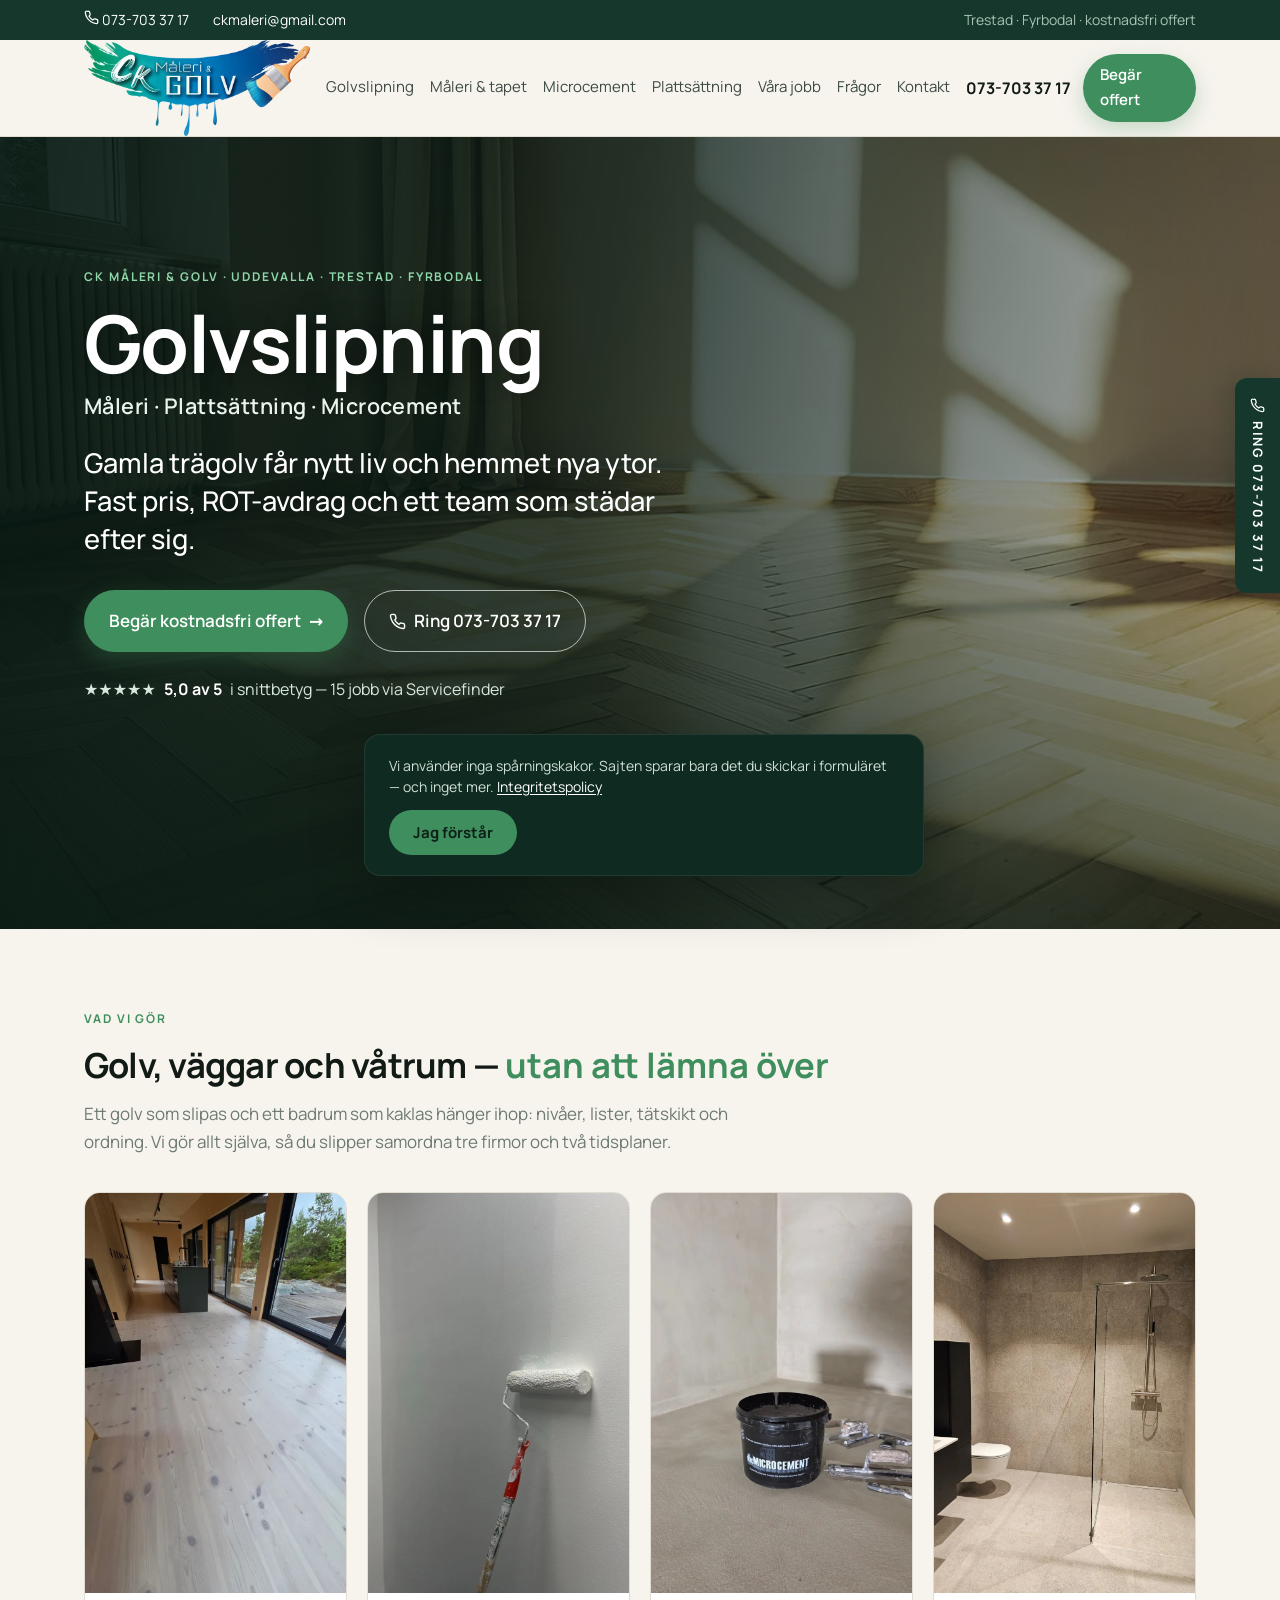
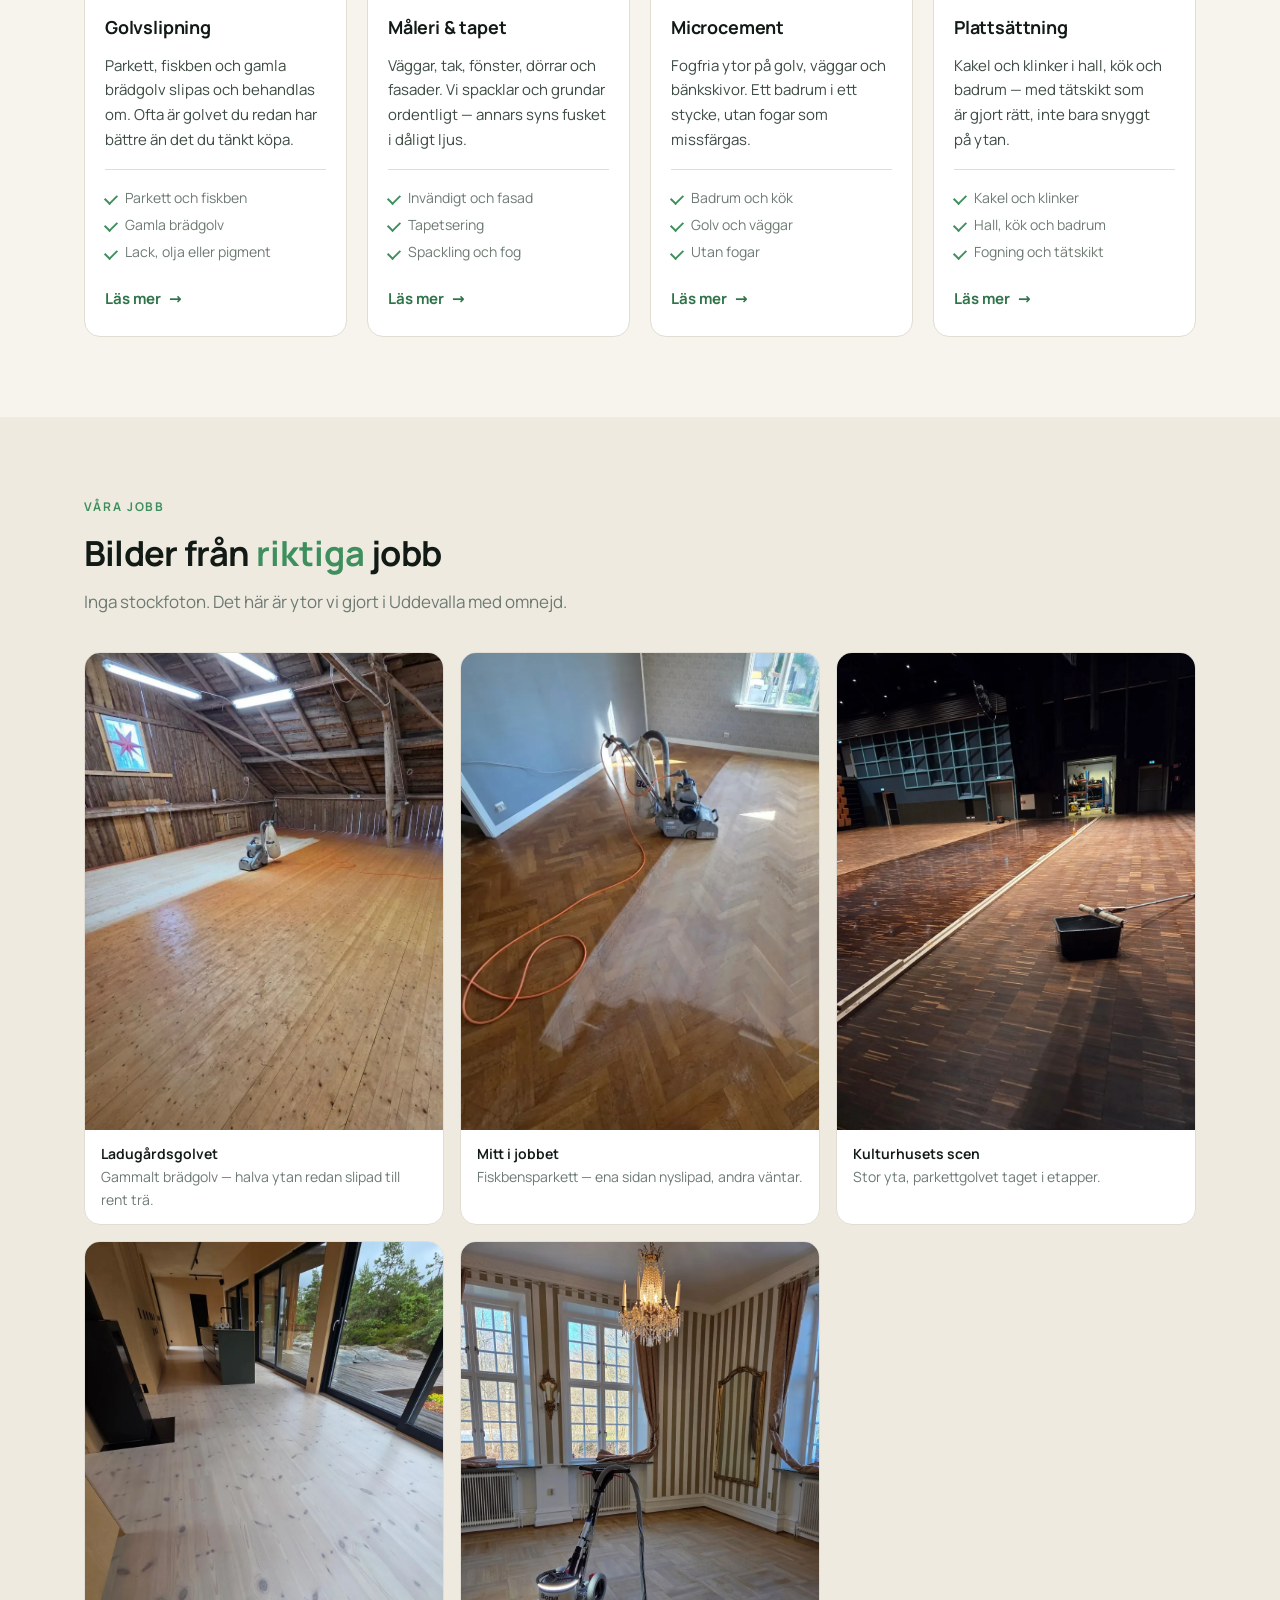
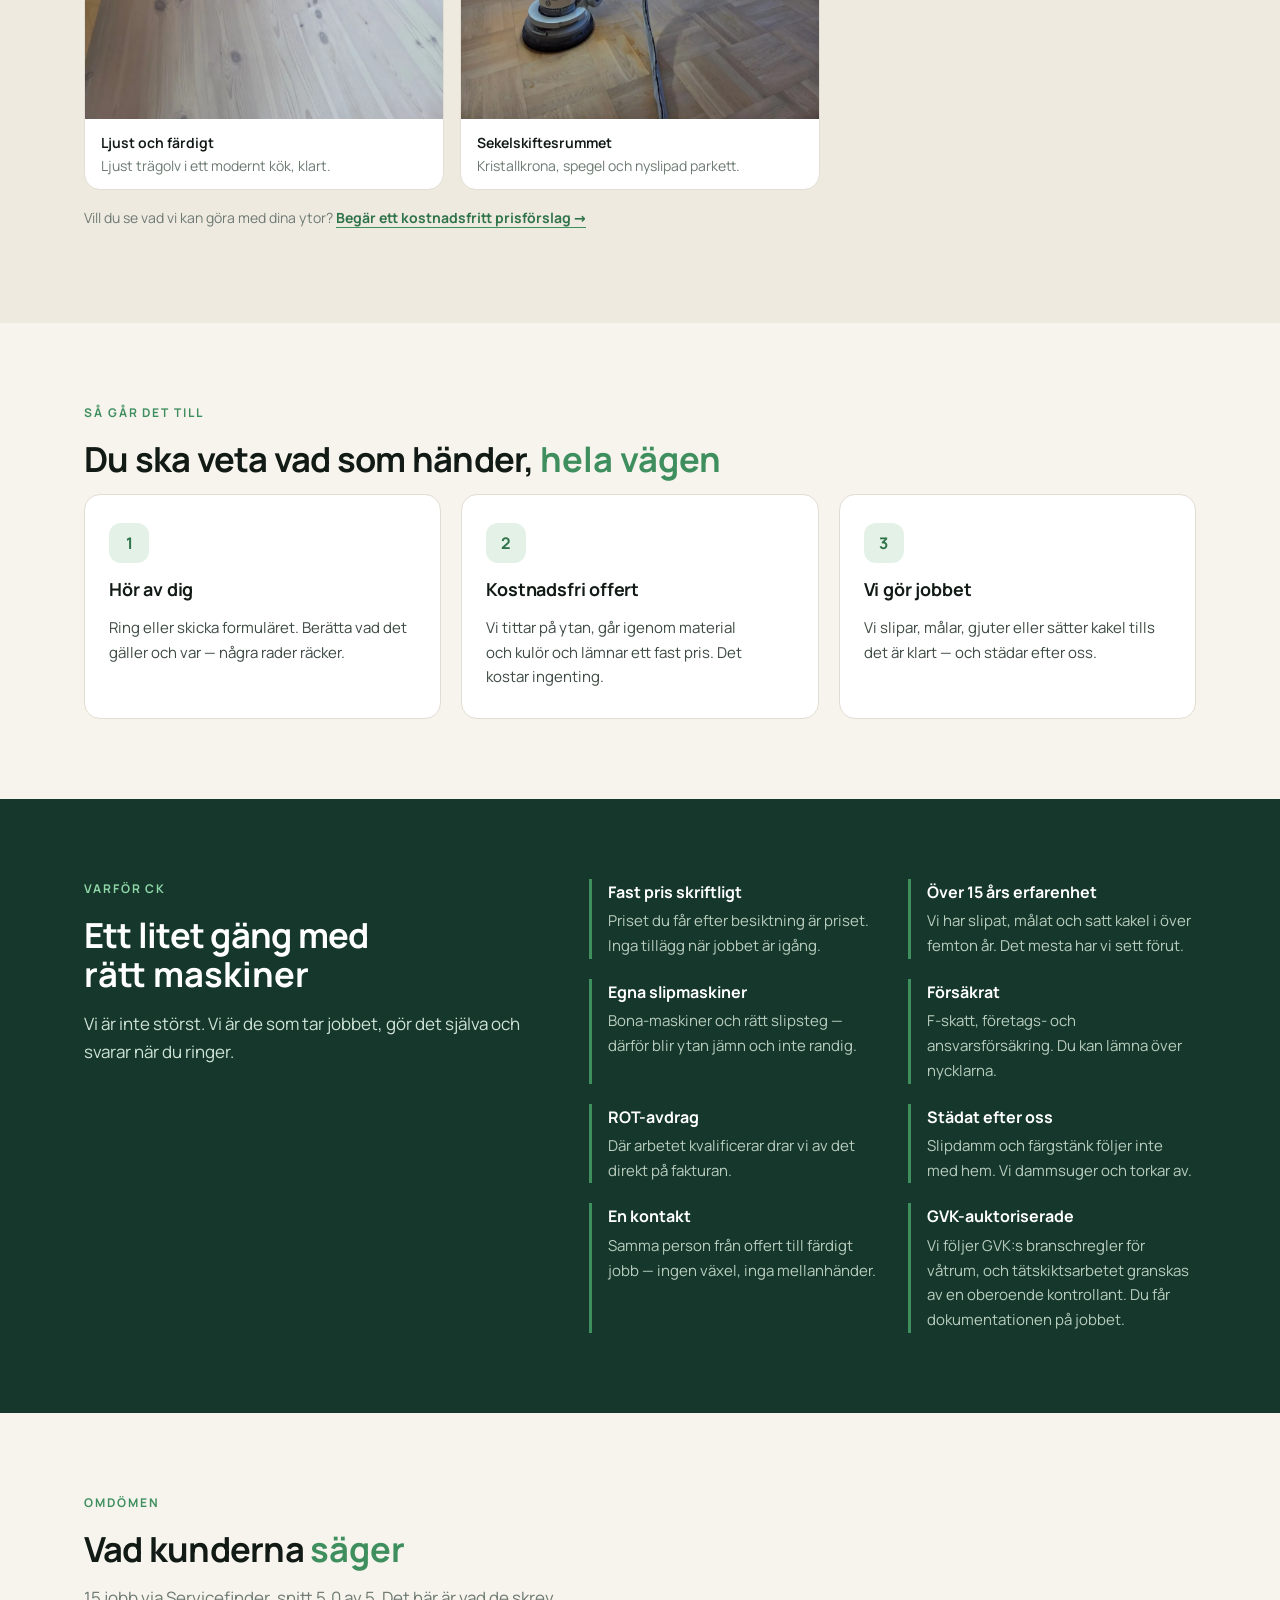
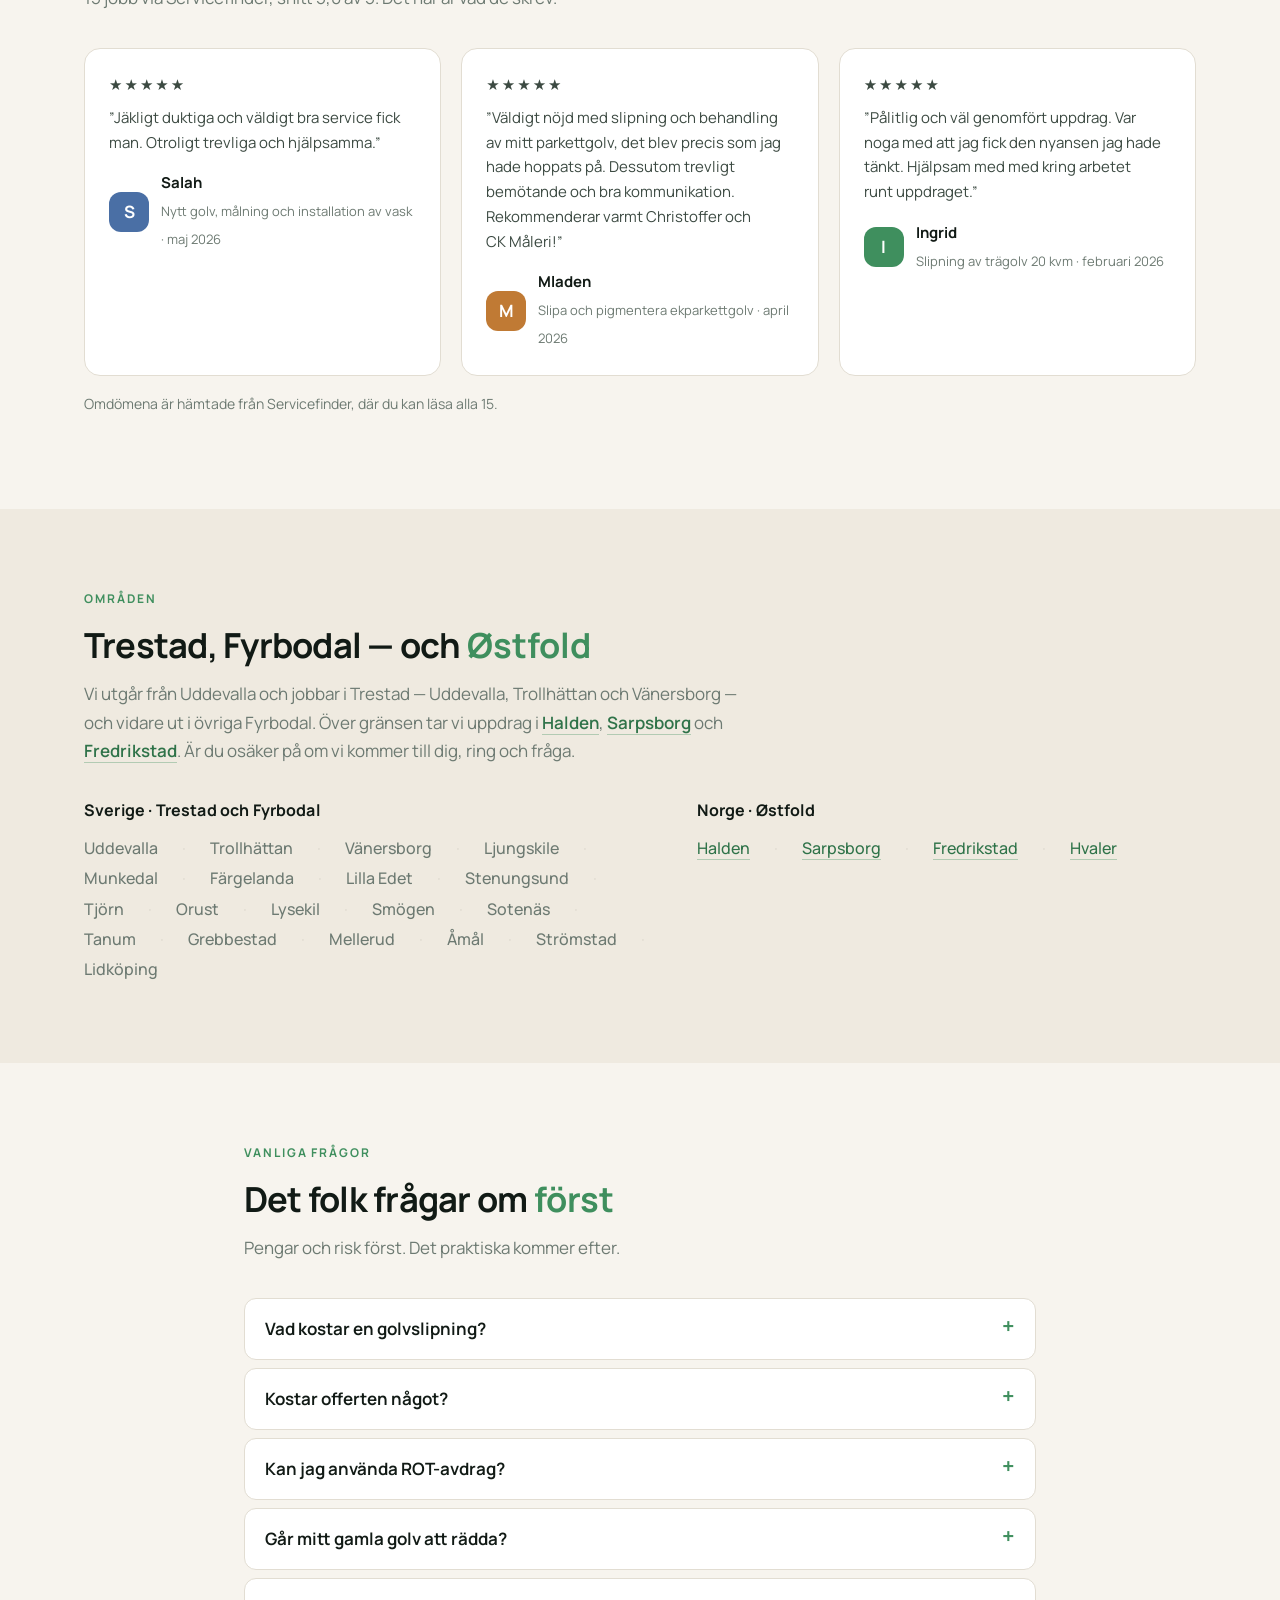
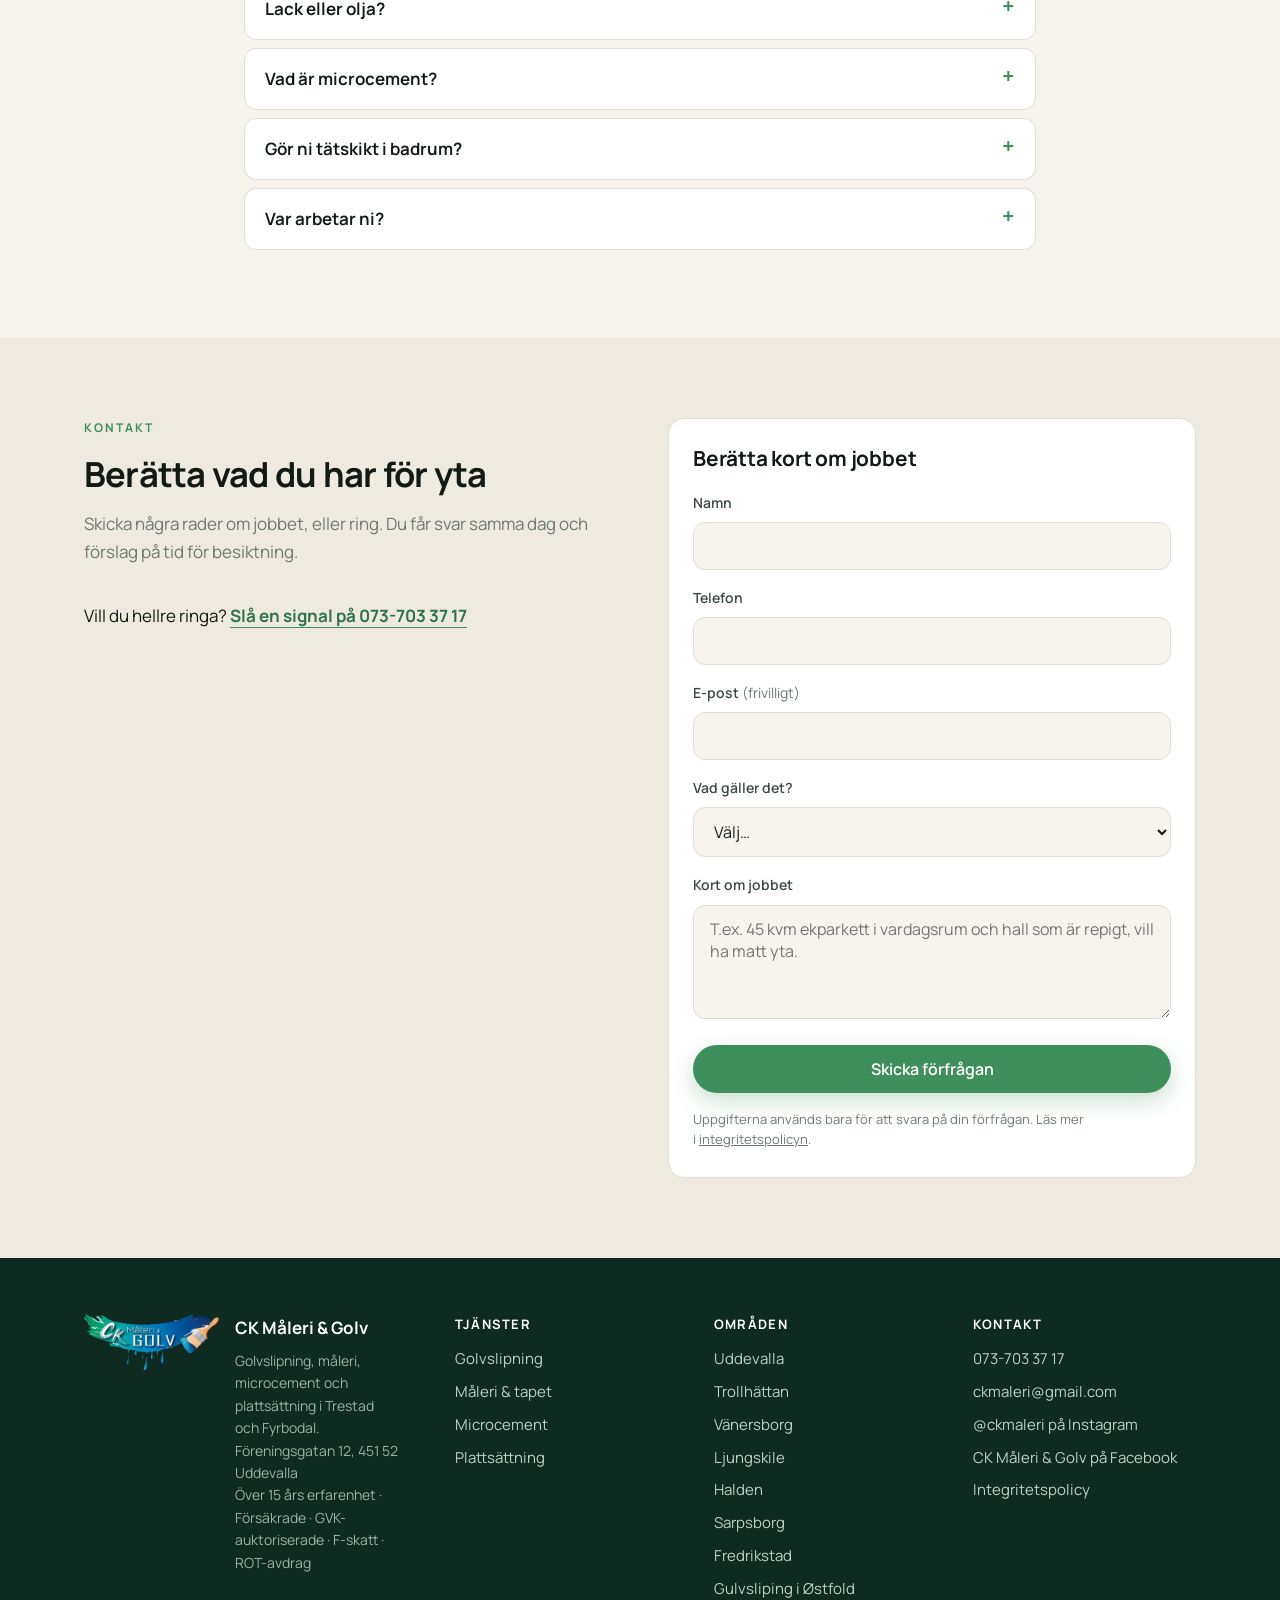
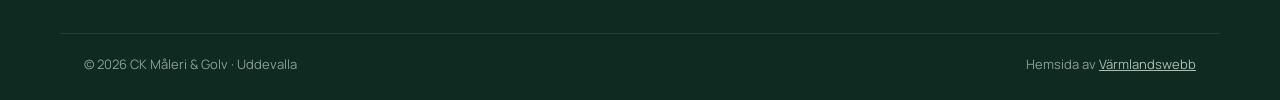
<file: index.html>
<!DOCTYPE html>
<html lang="sv">
<head>
<meta charset="utf-8">
<meta name="viewport" content="width=device-width, initial-scale=1">
<title>Måleri, golv och kakel i Uddevalla | CK Måleri & Golv</title>
<meta name="description" content="Golvslipning, måleri, microcement och plattsättning i Uddevalla och Trestad. GVK-auktoriserade, försäkrade och kostnadsfri offert. Ring 073-703 37 17.">
<link rel="canonical" href="https://ckmaleri.se/">
<meta name="robots" content="index,follow">
<meta property="og:type" content="website">
<meta property="og:locale" content="sv_SE">
<meta property="og:site_name" content="CK Måleri & Golv">
<meta property="og:title" content="Måleri, golv och kakel i Uddevalla | CK Måleri & Golv">
<meta property="og:description" content="Golvslipning, måleri, microcement och plattsättning i Uddevalla och Trestad. GVK-auktoriserade, försäkrade och kostnadsfri offert. Ring 073-703 37 17.">
<meta property="og:url" content="https://ckmaleri.se/">
<meta property="og:image" content="https://ckmaleri.se/assets/img/og.jpg">
<meta name="twitter:card" content="summary_large_image">
<meta name="theme-color" content="#16382c">
<link rel="icon" href="favicon.svg" type="image/svg+xml">
<link rel="stylesheet" href="assets/styles.css?v=12">
<script type="application/ld+json">{"@context": "https://schema.org", "@type": "HousePainter", "name": "CK Måleri & Golv", "url": "https://ckmaleri.se/", "description": "Måleri och golv i Trestad och Fyrbodal. Golvslipning, målning av tak och väggar, kakel, klinker och microcement — med över 15 års erfarenhet.", "slogan": "Noggrant utfört arbete i Trestad och Fyrbodal", "telephone": "+46 737 03 37 17", "email": "ckmaleri@gmail.com", "image": "https://ckmaleri.se/assets/img/og.jpg", "priceRange": "Offert efter besiktning", "address": {"@type": "PostalAddress", "streetAddress": "Föreningsgatan 12", "postalCode": "451 52", "addressLocality": "Uddevalla", "addressRegion": "Västra Götalands län", "addressCountry": "SE"}, "geo": {"@type": "GeoCoordinates", "latitude": "58.3553159", "longitude": "11.9414314"}, "hasMap": "https://maps.google.com/?cid=8150821241176347292", "openingHoursSpecification": [{"@type": "OpeningHoursSpecification", "dayOfWeek": ["Monday", "Tuesday", "Wednesday", "Thursday", "Friday"], "opens": "07:00", "closes": "20:00"}], "areaServed": [{"@type": "City", "name": "Uddevalla"}, {"@type": "City", "name": "Trollhättan"}, {"@type": "City", "name": "Vänersborg"}, {"@type": "City", "name": "Ljungskile"}, {"@type": "City", "name": "Munkedal"}, {"@type": "City", "name": "Färgelanda"}, {"@type": "City", "name": "Lilla Edet"}, {"@type": "City", "name": "Stenungsund"}, {"@type": "City", "name": "Tjörn"}, {"@type": "City", "name": "Orust"}, {"@type": "City", "name": "Lysekil"}, {"@type": "City", "name": "Åmål"}, {"@type": "City", "name": "Strömstad"}, {"@type": "City", "name": "Lidköping"}, {"@type": "City", "name": "Halden"}, {"@type": "City", "name": "Sarpsborg"}, {"@type": "City", "name": "Fredrikstad"}, {"@type": "AdministrativeArea", "name": "Østfold"}, {"@type": "AdministrativeArea", "name": "Norge"}], "sameAs": ["https://www.instagram.com/ckmaleri/", "https://www.facebook.com/p/CK-M%C3%A5leri-Golv-100068038089752/"], "aggregateRating": {"@type": "AggregateRating", "ratingValue": "5.0", "reviewCount": "15", "bestRating": "5"}, "review": [{"@type": "Review", "author": {"@type": "Person", "name": "Salah"}, "datePublished": "2026-05-08", "name": "Nytt golv, målning och installation av vask", "reviewBody": "Jäkligt duktiga och väldigt bra service fick man. Otroligt trevliga och hjälpsamma.", "reviewRating": {"@type": "Rating", "ratingValue": "5", "bestRating": "5", "worstRating": "1"}}, {"@type": "Review", "author": {"@type": "Person", "name": "Mladen"}, "datePublished": "2026-04-17", "name": "Slipa och pigmentera ekparkettgolv", "reviewBody": "Väldigt nöjd med slipning och behandling av mitt parkettgolv, det blev precis som jag hade hoppats på. Dessutom trevligt bemötande och bra kommunikation. Rekommenderar varmt Christoffer och CK Måleri!", "reviewRating": {"@type": "Rating", "ratingValue": "5", "bestRating": "5", "worstRating": "1"}}, {"@type": "Review", "author": {"@type": "Person", "name": "Ingrid"}, "datePublished": "2026-02-28", "name": "Slipning av trägolv 20 kvm", "reviewBody": "Pålitlig och väl genomfört uppdrag. Var noga med att jag fick den nyansen jag hade tänkt. Hjälpsam med med kring arbetet runt uppdraget.", "reviewRating": {"@type": "Rating", "ratingValue": "5", "bestRating": "5", "worstRating": "1"}}], "makesOffer": [{"@type": "Offer", "itemOffered": {"@type": "Service", "name": "Golvslipning", "url": "https://ckmaleri.se/golvslipning.html"}}, {"@type": "Offer", "itemOffered": {"@type": "Service", "name": "Måleri och tapetsering", "url": "https://ckmaleri.se/maleri-och-tapet.html"}}, {"@type": "Offer", "itemOffered": {"@type": "Service", "name": "Microcement", "url": "https://ckmaleri.se/microcement.html"}}, {"@type": "Offer", "itemOffered": {"@type": "Service", "name": "Plattsättning", "url": "https://ckmaleri.se/plattsattning.html"}}]}</script>
<script type="application/ld+json">{"@context":"https://schema.org","@type":"FAQPage","mainEntity":[{"@type":"Question","name":"Vad kostar en golvslipning?","acceptedAnswer":{"@type":"Answer","text":"Det avgörs av ytan, skicket och vilken behandling du vill ha. Du får ett riktmärke direkt på telefon och ett fast pris efter att vi tittat på golvet."}},{"@type":"Question","name":"Kostar offerten något?","acceptedAnswer":{"@type":"Answer","text":"Nej. Besiktning och offert är kostnadsfritt och du binder inte upp dig på något."}},{"@type":"Question","name":"Kan jag använda ROT-avdrag?","acceptedAnswer":{"@type":"Answer","text":"Ja, för arbete i din bostad. ROT ger 30 % av arbetskostnaden tillbaka, upp till ett tak per person och år. Vi drar av det direkt på fakturan och sköter ansökan."}},{"@type":"Question","name":"Går mitt gamla golv att rädda?","acceptedAnswer":{"@type":"Answer","text":"Nästan alltid. Så länge trät inte är genomgånget eller fuktskadat går det att slipa fram en fräsch yta. Ser vi att det inte är värt pengarna säger vi det."}},{"@type":"Question","name":"Lack eller olja?","acceptedAnswer":{"@type":"Answer","text":"Lack tål mer och är enklare att hålla rent. Olja ger en mattare och mer levande yta som går att bättra lokalt. Vi går igenom skillnaden så att du kan välja."}},{"@type":"Question","name":"Vad är microcement?","acceptedAnswer":{"@type":"Answer","text":"En tunn massa som läggs på golv, väggar och bänkskivor och ger en fogfri yta med stenkänsla. Den kan ofta läggas ovanpå befintligt underlag."}},{"@type":"Question","name":"Gör ni tätskikt i badrum?","acceptedAnswer":{"@type":"Answer","text":"Ja. Tätskiktet ska vara rätt utfört, annars hjälper varken kakel eller microcement. Vi är GVK-auktoriserade, så arbetet görs enligt GVK:s branschregler och granskas av en oberoende kontrollant. Du får dokumentationen. Det ingår när vi gör våtrum."}},{"@type":"Question","name":"Var arbetar ni?","acceptedAnswer":{"@type":"Answer","text":"Uddevalla, Trollhättan, Vänersborg och bygderna runtomkring. Ring om du är osäker på om vi kommer till dig."}}]}</script>
</head>
<body>
<a class="skip" href="#main">Hoppa till innehåll</a>
<div class="topbar">
  <div class="wrap">
    <a href="tel:+46737033717"><svg width="15" height="15" viewBox="0 0 24 24" fill="none" stroke="currentColor" stroke-width="2" stroke-linecap="round" aria-hidden="true"><path d="M22 16.9v3a2 2 0 0 1-2.2 2 19.8 19.8 0 0 1-8.6-3.1 19.5 19.5 0 0 1-6-6A19.8 19.8 0 0 1 2.1 4.2 2 2 0 0 1 4.1 2h3a2 2 0 0 1 2 1.7c.1 1 .4 1.9.7 2.8a2 2 0 0 1-.5 2.1L8.1 9.9a16 16 0 0 0 6 6l1.3-1.2a2 2 0 0 1 2.1-.5c.9.3 1.8.6 2.8.7a2 2 0 0 1 1.7 2Z"/></svg> 073-703 37 17</a>
    <a href="mailto:ckmaleri@gmail.com">ckmaleri@gmail.com</a>
    <span class="right">Trestad · Fyrbodal · kostnadsfri offert</span>
  </div>
</div>
<header class="site-header">
  <div class="wrap header-inner">
    <a class="brand" href="./"><img class="brand-logo" src="assets/img/logo.webp" alt="CK Måleri & Golv" width="1400" height="582"></a>
    <button class="nav-toggle" aria-expanded="false" aria-controls="nav">Meny</button>
    <nav class="nav" id="nav" aria-label="Huvudmeny"><a href="golvslipning.html">Golvslipning</a><a href="maleri-och-tapet.html">Måleri & tapet</a><a href="microcement.html">Microcement</a><a href="plattsattning.html">Plattsättning</a><a href="#jobb">Våra jobb</a><a href="#fragor">Frågor</a><a href="#kontakt">Kontakt</a><div class="nav-cta"><a class="btn btn-primary" href="#kontakt">Begär kostnadsfri offert <span class="arrow">→</span></a><a class="btn btn-outline nav-cta-call" href="tel:+46737033717">Ring 073-703 37 17</a></div></nav>
    <div class="header-cta">
      <a class="header-phone" href="tel:+46737033717">073-703 37 17</a>
      <a class="btn btn-primary" href="#kontakt">Begär offert</a>
    </div>
  </div>
</header>
<a class="ring-tab" href="tel:+46737033717" aria-label="Ring 073-703 37 17"><svg width="15" height="15" viewBox="0 0 24 24" fill="none" stroke="currentColor" stroke-width="2" stroke-linecap="round" aria-hidden="true"><path d="M22 16.9v3a2 2 0 0 1-2.2 2 19.8 19.8 0 0 1-8.6-3.1 19.5 19.5 0 0 1-6-6A19.8 19.8 0 0 1 2.1 4.2 2 2 0 0 1 4.1 2h3a2 2 0 0 1 2 1.7c.1 1 .4 1.9.7 2.8a2 2 0 0 1-.5 2.1L8.1 9.9a16 16 0 0 0 6 6l1.3-1.2a2 2 0 0 1 2.1-.5c.9.3 1.8.6 2.8.7a2 2 0 0 1 1.7 2Z"/></svg> RING 073-703 37 17</a>

<main id="main">
<section class="hero">
  <div class="hero-bg"><video autoplay muted loop playsinline preload="auto" poster="assets/img/hero.webp"><source src="assets/video.webm" type="video/webm"><source src="assets/video.mp4" type="video/mp4"></video></div>
  <div class="hero-overlay"></div>
  <div class="wrap hero-inner">
    <div class="hero-copy">
          <p class="eyebrow hero-eyebrow">CK Måleri &amp; Golv · Uddevalla · Trestad · Fyrbodal</p>
          <h1 class="hero-title">Golvslipning</h1>
          <p class="hero-sub">Måleri · Plattsättning · Microcement</p>
          <p class="hero-tag">Gamla trägolv får nytt liv och hemmet nya ytor. Fast pris, ROT-avdrag och ett team som städar efter sig.</p>
          <div class="hero-cta">
            <a class="btn btn-primary btn-lg" href="#kontakt">Begär kostnadsfri offert <span class="arrow">→</span></a>
            <a class="btn btn-outline btn-lg" href="tel:+46737033717"><svg width="17" height="17" viewBox="0 0 24 24" fill="none" stroke="currentColor" stroke-width="2" stroke-linecap="round" aria-hidden="true"><path d="M22 16.9v3a2 2 0 0 1-2.2 2 19.8 19.8 0 0 1-8.6-3.1 19.5 19.5 0 0 1-6-6A19.8 19.8 0 0 1 2.1 4.2 2 2 0 0 1 4.1 2h3a2 2 0 0 1 2 1.7c.1 1 .4 1.9.7 2.8a2 2 0 0 1-.5 2.1L8.1 9.9a16 16 0 0 0 6 6l1.3-1.2a2 2 0 0 1 2.1-.5c.9.3 1.8.6 2.8.7a2 2 0 0 1 1.7 2Z"/></svg> Ring 073-703 37 17</a>
          </div>
          <p class="hero-trust">★★★★★ <b>5,0 av 5</b> i snittbetyg — 15 jobb via Servicefinder</p>
        </div>
  </div>
</section>

<section class="section">
  <div class="wrap">
    <p class="eyebrow">Vad vi gör</p>
    <h2>Golv, väggar och våtrum — <em>utan att lämna över</em></h2>
    <p class="section-lead">Ett golv som slipas och ett badrum som kaklas hänger ihop: nivåer, lister,
      tätskikt och ordning. Vi gör allt själva, så du slipper samordna tre firmor och två tidsplaner.</p>
    <div class="svc-grid">
      <a class="svc" href="golvslipning.html">
        <img src="assets/img/tj-golv.webp" alt="Ljust färdigslipat trägolv i ett modernt kök" loading="lazy" width="400" height="400">
        <div class="svc-body">
          <h3>Golvslipning</h3>
          <p>Parkett, fiskben och gamla brädgolv slipas och behandlas om. Ofta är golvet du redan har bättre än det du tänkt köpa.</p>
          <ul><li>Parkett och fiskben</li><li>Gamla brädgolv</li><li>Lack, olja eller pigment</li></ul>
          <span class="svc-more">Läs mer <span class="arrow">→</span></span>
        </div>
      </a>
      <a class="svc" href="maleri-och-tapet.html">
        <img src="assets/img/tj-maleri.webp" alt="Målarroller som drar ljus färg över en slät vägg" loading="lazy" width="400" height="400">
        <div class="svc-body">
          <h3>Måleri &amp; tapet</h3>
          <p>Väggar, tak, fönster, dörrar och fasader. Vi spacklar och grundar ordentligt — annars syns fusket i dåligt ljus.</p>
          <ul><li>Invändigt och fasad</li><li>Tapetsering</li><li>Spackling och fog</li></ul>
          <span class="svc-more">Läs mer <span class="arrow">→</span></span>
        </div>
      </a>
      <a class="svc" href="microcement.html">
        <img src="assets/img/tj-microcement.webp" alt="Hink märkt Microcement och spackelspadar på ett nylagt fogfritt golv" loading="lazy" width="400" height="400">
        <div class="svc-body">
          <h3>Microcement</h3>
          <p>Fogfria ytor på golv, väggar och bänkskivor. Ett badrum i ett stycke, utan fogar som missfärgas.</p>
          <ul><li>Badrum och kök</li><li>Golv och väggar</li><li>Utan fogar</li></ul>
          <span class="svc-more">Läs mer <span class="arrow">→</span></span>
        </div>
      </a>
      <a class="svc" href="plattsattning.html">
        <img src="assets/img/tj-plattsattning.webp" alt="Badrum med stora grå plattor, vägghängd toalett, handfat och glasdusch" loading="lazy" width="400" height="400">
        <div class="svc-body">
          <h3>Plattsättning</h3>
          <p>Kakel och klinker i hall, kök och badrum — med tätskikt som är gjort rätt, inte bara snyggt på ytan.</p>
          <ul><li>Kakel och klinker</li><li>Hall, kök och badrum</li><li>Fogning och tätskikt</li></ul>
          <span class="svc-more">Läs mer <span class="arrow">→</span></span>
        </div>
      </a>
    </div>
  </div>
</section>

<section class="section section-alt" id="jobb">
  <div class="wrap">
    <p class="eyebrow">Våra jobb</p>
    <h2>Bilder från <em>riktiga</em> jobb</h2>
    <p class="section-lead">Inga stockfoton. Det här är ytor vi gjort i Uddevalla med omnejd.</p>
    <div class="gallery">
      <figure class="fig">
        <img src="assets/img/jobb-ladugard.webp?v=4" alt="Golvslipmaskin på ett gammalt trägolv i en lada, halva golvet nyslipat" loading="lazy" width="768" height="1280">
        <figcaption><b>Ladugårdsgolvet</b><br>Gammalt brädgolv — halva ytan redan slipad till rent trä.</figcaption>
      </figure>
      <figure class="fig">
        <img src="assets/img/jobb-bona-fiskben.webp?v=3" alt="Fiskbensparkett där ena halvan är slipad och andra väntar, Bona-maskin på golvet" loading="lazy" width="768" height="1280">
        <figcaption><b>Mitt i jobbet</b><br>Fiskbensparkett — ena sidan nyslipad, andra väntar.</figcaption>
      </figure>
      <figure class="fig">
        <img src="assets/img/jobb-scen-ny.webp" alt="Parkettgolv i en stor hall med blå väggpaneler under behandling" loading="lazy" width="960" height="1280">
        <figcaption><b>Kulturhusets scen</b><br>Stor yta, parkettgolvet taget i etapper.</figcaption>
      </figure>
      <figure class="fig">
        <img src="assets/img/jobb-kok.webp" alt="Modernt kök med ljust trägolv och stora skjutdörrar" loading="lazy" width="960" height="1280">
        <figcaption><b>Ljust och färdigt</b><br>Ljust trägolv i ett modernt kök, klart.</figcaption>
      </figure>
      <figure class="fig">
        <img src="assets/img/jobb-krona-ny.webp" alt="Parkettgolv i ett sekelskiftesrum med kristallkrona och spegel" loading="lazy" width="960" height="1280">
        <figcaption><b>Sekelskiftesrummet</b><br>Kristallkrona, spegel och nyslipad parkett.</figcaption>
      </figure>
    </div>
    <p class="reviews-note jobs-cta">Vill du se vad vi kan göra med dina ytor?
      <a href="#kontakt">Begär ett kostnadsfritt prisförslag <span class="arrow">→</span></a></p>
  </div>
</section>

<section class="section">
  <div class="wrap">
    <p class="eyebrow">Så går det till</p>
    <h2>Du ska veta vad som händer, <em>hela vägen</em></h2>
    <ol class="steps">
      <li>
        <span class="step-num">1</span>
        <h3>Hör av dig</h3>
        <p>Ring eller skicka formuläret. Berätta vad det gäller och var — några rader räcker.</p>
      </li>
      <li>
        <span class="step-num">2</span>
        <h3>Kostnadsfri offert</h3>
        <p>Vi tittar på ytan, går igenom material och kulör och lämnar ett fast pris. Det kostar ingenting.</p>
      </li>
      <li>
        <span class="step-num">3</span>
        <h3>Vi gör jobbet</h3>
        <p>Vi slipar, målar, gjuter eller sätter kakel tills det är klart — och städar efter oss.</p>
      </li>
    </ol>
  </div>
</section>

<section class="section section-pine">
  <div class="wrap two-col">
    <div>
      <p class="eyebrow">Varför CK</p>
      <h2>Ett litet gäng med <em>rätt maskiner</em></h2>
      <p class="section-lead">Vi är inte störst. Vi är de som tar jobbet, gör det själva och svarar när du ringer.</p>
    </div>
    <dl class="facts">
      <div><dt>Fast pris skriftligt</dt><dd>Priset du får efter besiktning är priset. Inga tillägg när jobbet är igång.</dd></div>
      <div><dt>Över 15 års erfarenhet</dt><dd>Vi har slipat, målat och satt kakel i över femton år. Det mesta har vi sett förut.</dd></div>
      <div><dt>Egna slipmaskiner</dt><dd>Bona-maskiner och rätt slipsteg — därför blir ytan jämn och inte randig.</dd></div>
      <div><dt>Försäkrat</dt><dd>F-skatt, företags- och ansvarsförsäkring. Du kan lämna över nycklarna.</dd></div>
      <div><dt>ROT-avdrag</dt><dd>Där arbetet kvalificerar drar vi av det direkt på fakturan.</dd></div>
      <div><dt>Städat efter oss</dt><dd>Slipdamm och färgstänk följer inte med hem. Vi dammsuger och torkar av.</dd></div>
      <div><dt>En kontakt</dt><dd>Samma person från offert till färdigt jobb — ingen växel, inga mellanhänder.</dd></div>
      <div><dt>GVK-auktoriserade</dt><dd>Vi följer GVK:s branschregler för våtrum, och tätskiktsarbetet granskas av en oberoende kontrollant. Du får dokumentationen på jobbet.</dd></div>
    </dl>
  </div>
</section>

<section class="section">
  <div class="wrap">
    <p class="eyebrow">Omdömen</p>
    <h2>Vad kunderna <em>säger</em></h2>
    <p class="section-lead">15 jobb via Servicefinder, snitt 5,0 av 5. Det här är vad de skrev.</p>
    <div class="reviews">
<div class="review"><p class="stars" aria-label="5 av 5 stjärnor">★★★★★</p><p>”Jäkligt duktiga och väldigt bra service fick man. Otroligt trevliga och hjälpsamma.”</p><div class="who"><span class="avatar" style="background:#4a6fa5">S</span><span><b>Salah</b><small>Nytt golv, målning och installation av vask · maj 2026</small></span></div></div><div class="review"><p class="stars" aria-label="5 av 5 stjärnor">★★★★★</p><p>”Väldigt nöjd med slipning och behandling av mitt parkettgolv, det blev precis som jag hade hoppats på. Dessutom trevligt bemötande och bra kommunikation. Rekommenderar varmt Christoffer och CK Måleri!”</p><div class="who"><span class="avatar" style="background:#c07a34">M</span><span><b>Mladen</b><small>Slipa och pigmentera ekparkettgolv · april 2026</small></span></div></div><div class="review"><p class="stars" aria-label="5 av 5 stjärnor">★★★★★</p><p>”Pålitlig och väl genomfört uppdrag. Var noga med att jag fick den nyansen jag hade tänkt. Hjälpsam med med kring arbetet runt uppdraget.”</p><div class="who"><span class="avatar" style="background:#3f8f5e">I</span><span><b>Ingrid</b><small>Slipning av trägolv 20 kvm · februari 2026</small></span></div></div>
    </div>
    <p class="reviews-note">Omdömena är hämtade från
      Servicefinder, där du kan läsa alla 15.</p>
  </div>
</section>

<section class="section section-alt" id="omraden">
  <div class="wrap">
    <p class="eyebrow">Områden</p>
    <h2>Trestad, Fyrbodal — och <em>Østfold</em></h2>
    <p class="section-lead">Vi utgår från Uddevalla och jobbar i Trestad — Uddevalla, Trollhättan och Vänersborg — och vidare ut i övriga Fyrbodal. Över gränsen tar vi uppdrag i <a href="halden.html">Halden</a>, <a href="sarpsborg.html">Sarpsborg</a> och <a href="fredrikstad.html">Fredrikstad</a>. Är du osäker på om vi kommer till dig, ring och fråga.</p>
    <div class="areas-split">
      <div>
        <h3>Sverige · Trestad och Fyrbodal</h3>
        <ul class="areas"><li>Uddevalla</li><li>Trollhättan</li><li>Vänersborg</li><li>Ljungskile</li><li>Munkedal</li><li>Färgelanda</li><li>Lilla Edet</li><li>Stenungsund</li><li>Tjörn</li><li>Orust</li><li>Lysekil</li><li>Smögen</li><li>Sotenäs</li><li>Tanum</li><li>Grebbestad</li><li>Mellerud</li><li>Åmål</li><li>Strömstad</li><li>Lidköping</li></ul>
      </div>
      <div>
        <h3>Norge · Østfold</h3>
        <ul class="areas"><li><a href="halden.html">Halden</a></li><li><a href="sarpsborg.html">Sarpsborg</a></li><li><a href="fredrikstad.html">Fredrikstad</a></li><li><a href="fredrikstad.html">Hvaler</a></li></ul>
      </div>
    </div>
  </div>
</section>

<section class="section" id="fragor">
  <div class="wrap narrow">
    <p class="eyebrow">Vanliga frågor</p>
    <h2>Det folk frågar om <em>först</em></h2>
    <p class="section-lead">Pengar och risk först. Det praktiska kommer efter.</p>
    <details><summary>Vad kostar en golvslipning?</summary><p>Det avgörs av ytan, skicket och vilken behandling du vill ha. Du får ett riktmärke direkt på telefon och ett fast pris efter att vi tittat på golvet.</p></details><details><summary>Kostar offerten något?</summary><p>Nej. Besiktning och offert är kostnadsfritt och du binder inte upp dig på något.</p></details><details><summary>Kan jag använda ROT-avdrag?</summary><p>Ja, för arbete i din bostad. ROT ger 30 % av arbetskostnaden tillbaka, upp till ett tak per person och år. Vi drar av det direkt på fakturan och sköter ansökan.</p></details><details><summary>Går mitt gamla golv att rädda?</summary><p>Nästan alltid. Så länge trät inte är genomgånget eller fuktskadat går det att slipa fram en fräsch yta. Ser vi att det inte är värt pengarna säger vi det.</p></details><details><summary>Lack eller olja?</summary><p>Lack tål mer och är enklare att hålla rent. Olja ger en mattare och mer levande yta som går att bättra lokalt. Vi går igenom skillnaden så att du kan välja.</p></details><details><summary>Vad är microcement?</summary><p>En tunn massa som läggs på golv, väggar och bänkskivor och ger en fogfri yta med stenkänsla. Den kan ofta läggas ovanpå befintligt underlag.</p></details><details><summary>Gör ni tätskikt i badrum?</summary><p>Ja. Tätskiktet ska vara rätt utfört, annars hjälper varken kakel eller microcement. Vi är GVK-auktoriserade, så arbetet görs enligt GVK:s branschregler och granskas av en oberoende kontrollant. Du får dokumentationen. Det ingår när vi gör våtrum.</p></details><details><summary>Var arbetar ni?</summary><p>Uddevalla, Trollhättan, Vänersborg och bygderna runtomkring. Ring om du är osäker på om vi kommer till dig.</p></details>
  </div>
</section>

<section class="section section-alt" id="kontakt">
  <div class="wrap contact-grid">
    <div>
      <p class="eyebrow">Kontakt</p>
      <h2>Berätta vad du har för yta</h2>
      <p class="section-lead">Skicka några rader om jobbet, eller ring. Du får svar samma dag och
        förslag på tid för besiktning.</p>
      <p class="contact-call">Vill du hellre ringa?
        <a href="tel:+46737033717">Slå en signal på 073-703 37 17</a></p>
    </div>
    <form class="form-card" method="POST" action="https://formsubmit.co/ckmaleri@gmail.com">
  <h3>Berätta kort om jobbet</h3>
  <input type="hidden" name="_subject" value="Offertförfrågan från ckmaleri.se">
  <input type="hidden" name="_next" value="https://ckmaleri.se/tack.html">
  <input type="hidden" name="_captcha" value="false">
  <input type="text" name="_honey" style="display:none">
  <label>Namn<input type="text" name="Namn" autocomplete="name" required></label>
  <label>Telefon<input type="tel" name="Telefon" inputmode="tel" autocomplete="tel" required></label>
  <label>E-post <span style="font-weight:400;color:#6d7a72">(frivilligt)</span>
    <input type="email" name="Epost" autocomplete="email"></label>
  <label>Vad gäller det?
  <select name="Tjanst" required>
    <option value="">Välj…</option>
    <option>Golvslipning</option>
    <option>Måleri &amp; tapet</option>
    <option>Microcement</option>
    <option>Plattsättning</option>
    <option>Vet inte / något annat</option>
  </select>
</label>
  <label>Kort om jobbet
    <textarea name="Meddelande" rows="4" required placeholder="T.ex. 45 kvm ekparkett i vardagsrum och hall som är repigt, vill ha matt yta."></textarea>
  </label>
  <button class="btn btn-primary" type="submit">Skicka förfrågan</button>
  <p class="form-note">Uppgifterna används bara för att svara på din förfrågan. Läs mer i
    <a href="integritetspolicy.html">integritetspolicyn</a>.</p>
</form>

  </div>
</section>
</main>
<footer class="site-footer">
  <div class="wrap footer-grid">
    <div class="footer-brand">
      <img class="brand-logo footer-logo" src="assets/img/logo.webp" alt="CK Måleri & Golv" width="1400" height="582">
      <div>
        <strong>CK Måleri & Golv</strong>
        <p>Golvslipning, måleri, microcement och plattsättning i Trestad och Fyrbodal.<br>
        Föreningsgatan 12, 451 52 Uddevalla<br>
        Över 15 års erfarenhet · Försäkrade · GVK-auktoriserade · F-skatt · ROT-avdrag</p>
      </div>
    </div>
    <div class="footer-col">
      <strong>Tjänster</strong>
      <a href="golvslipning.html">Golvslipning</a>
      <a href="maleri-och-tapet.html">Måleri &amp; tapet</a>
      <a href="microcement.html">Microcement</a>
      <a href="plattsattning.html">Plattsättning</a>
    </div>
    <div class="footer-col">
      <strong>Områden</strong>
      <a href="#omraden">Uddevalla</a>
      <a href="#omraden">Trollhättan</a>
      <a href="#omraden">Vänersborg</a>
      <a href="#omraden">Ljungskile</a>
      <a href="halden.html">Halden</a>
      <a href="sarpsborg.html">Sarpsborg</a>
      <a href="fredrikstad.html">Fredrikstad</a>
      <a href="gulvsliping.html">Gulvsliping i Østfold</a>
    </div>
    <div class="footer-col">
      <strong>Kontakt</strong>
      <a href="tel:+46737033717">073-703 37 17</a>
      <a href="mailto:ckmaleri@gmail.com">ckmaleri@gmail.com</a>
      <a href="https://www.instagram.com/ckmaleri/" rel="noopener">@ckmaleri på Instagram</a>
      <a href="https://www.facebook.com/p/CK-M%C3%A5leri-Golv-100068038089752/" rel="noopener">CK Måleri &amp; Golv på Facebook</a>
      <a href="integritetspolicy.html">Integritetspolicy</a>
    </div>
  </div>
  <div class="wrap footer-bottom">
    <span>© <span id="ar">2026</span> CK Måleri & Golv · Uddevalla</span>
    <span>Hemsida av <a href="https://varmlandswebb.se" rel="noopener">Värmlandswebb</a></span>
  </div>
</footer>
<script src="assets/app.js?v=11" defer></script>
</body>
</html>
</file>
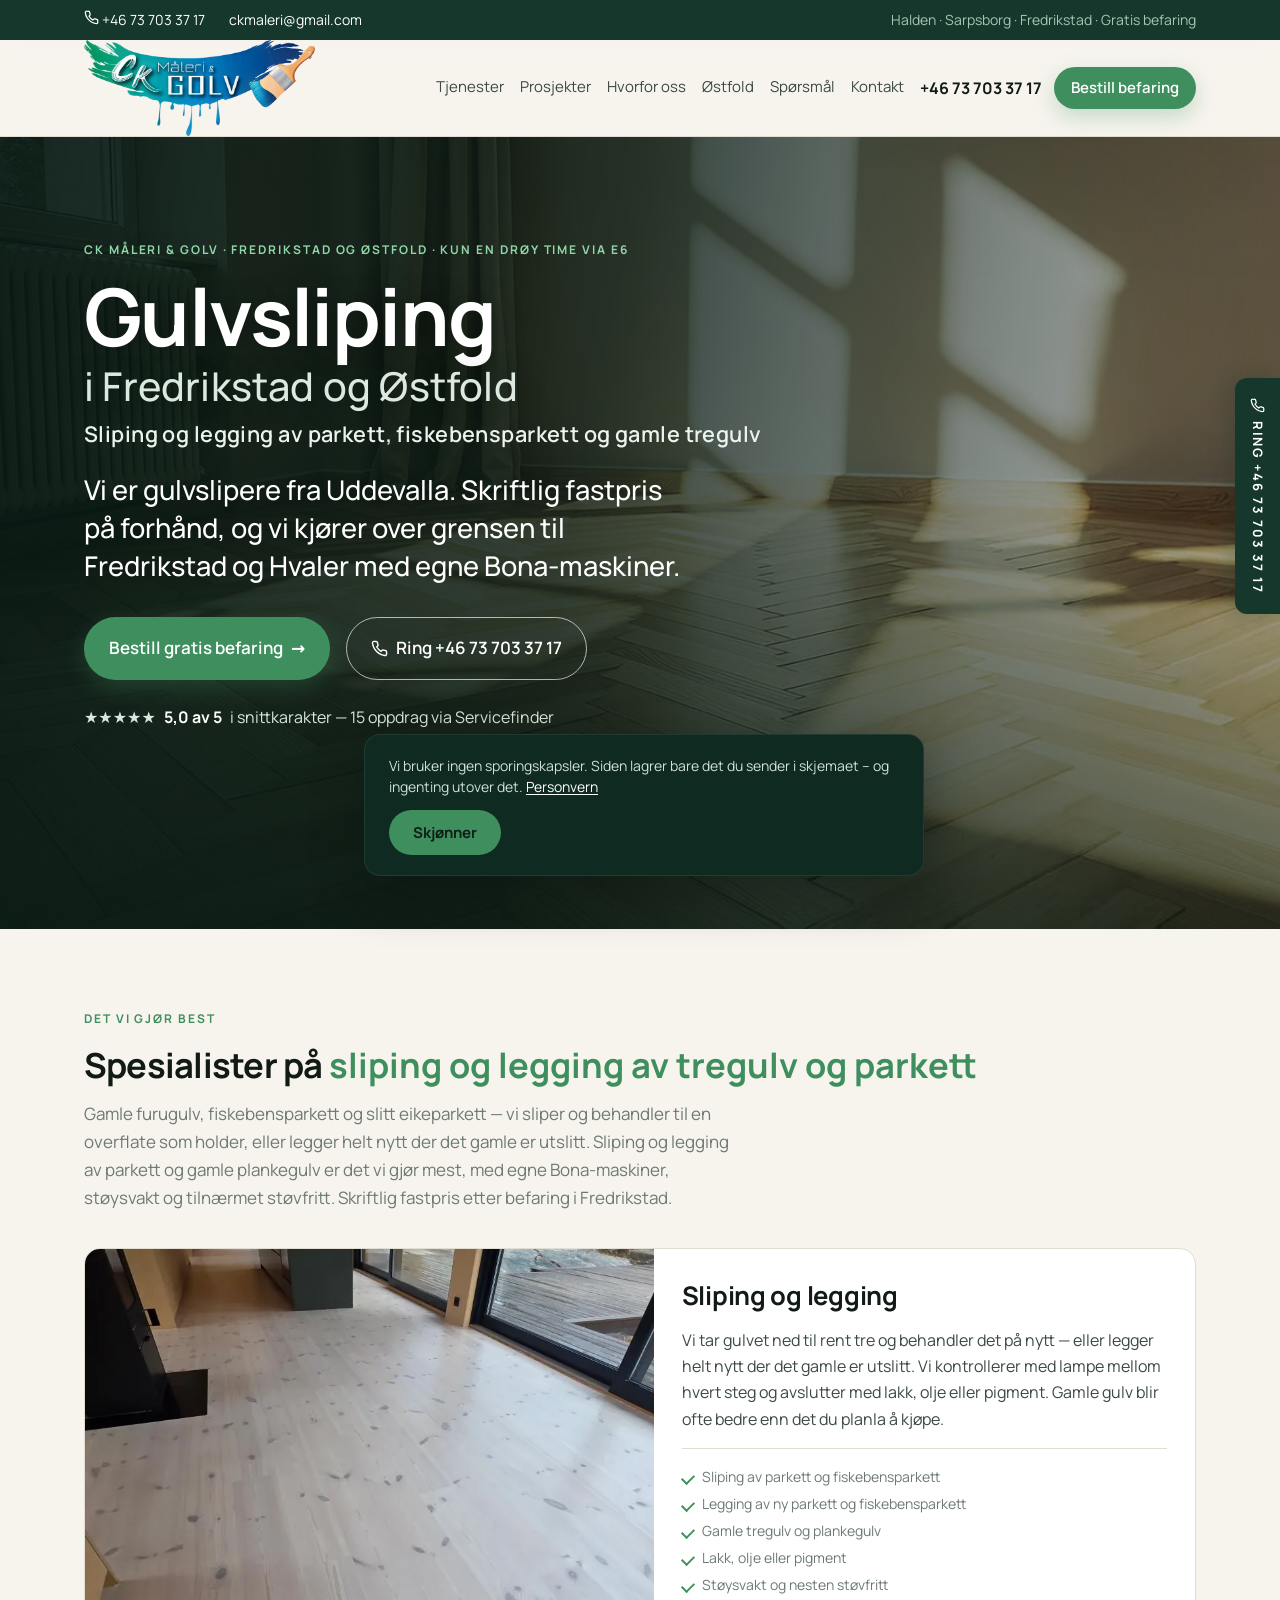
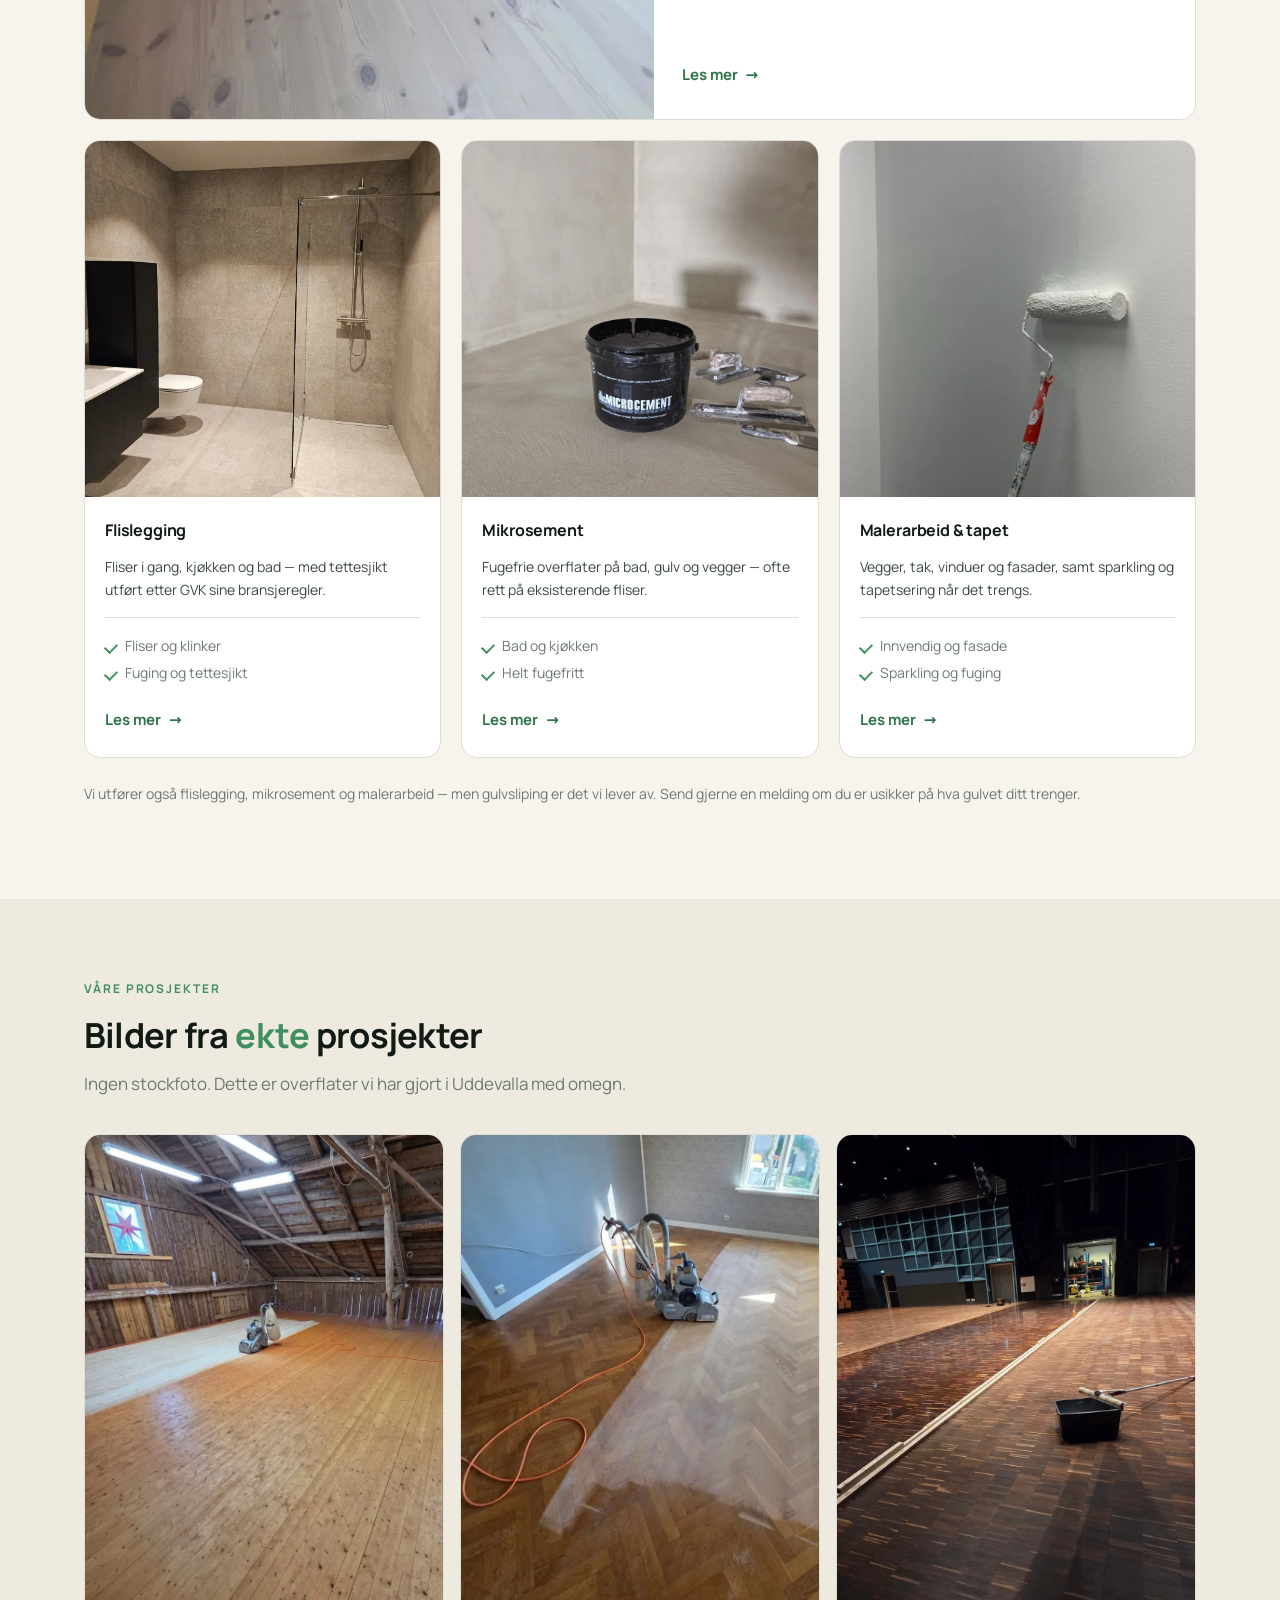
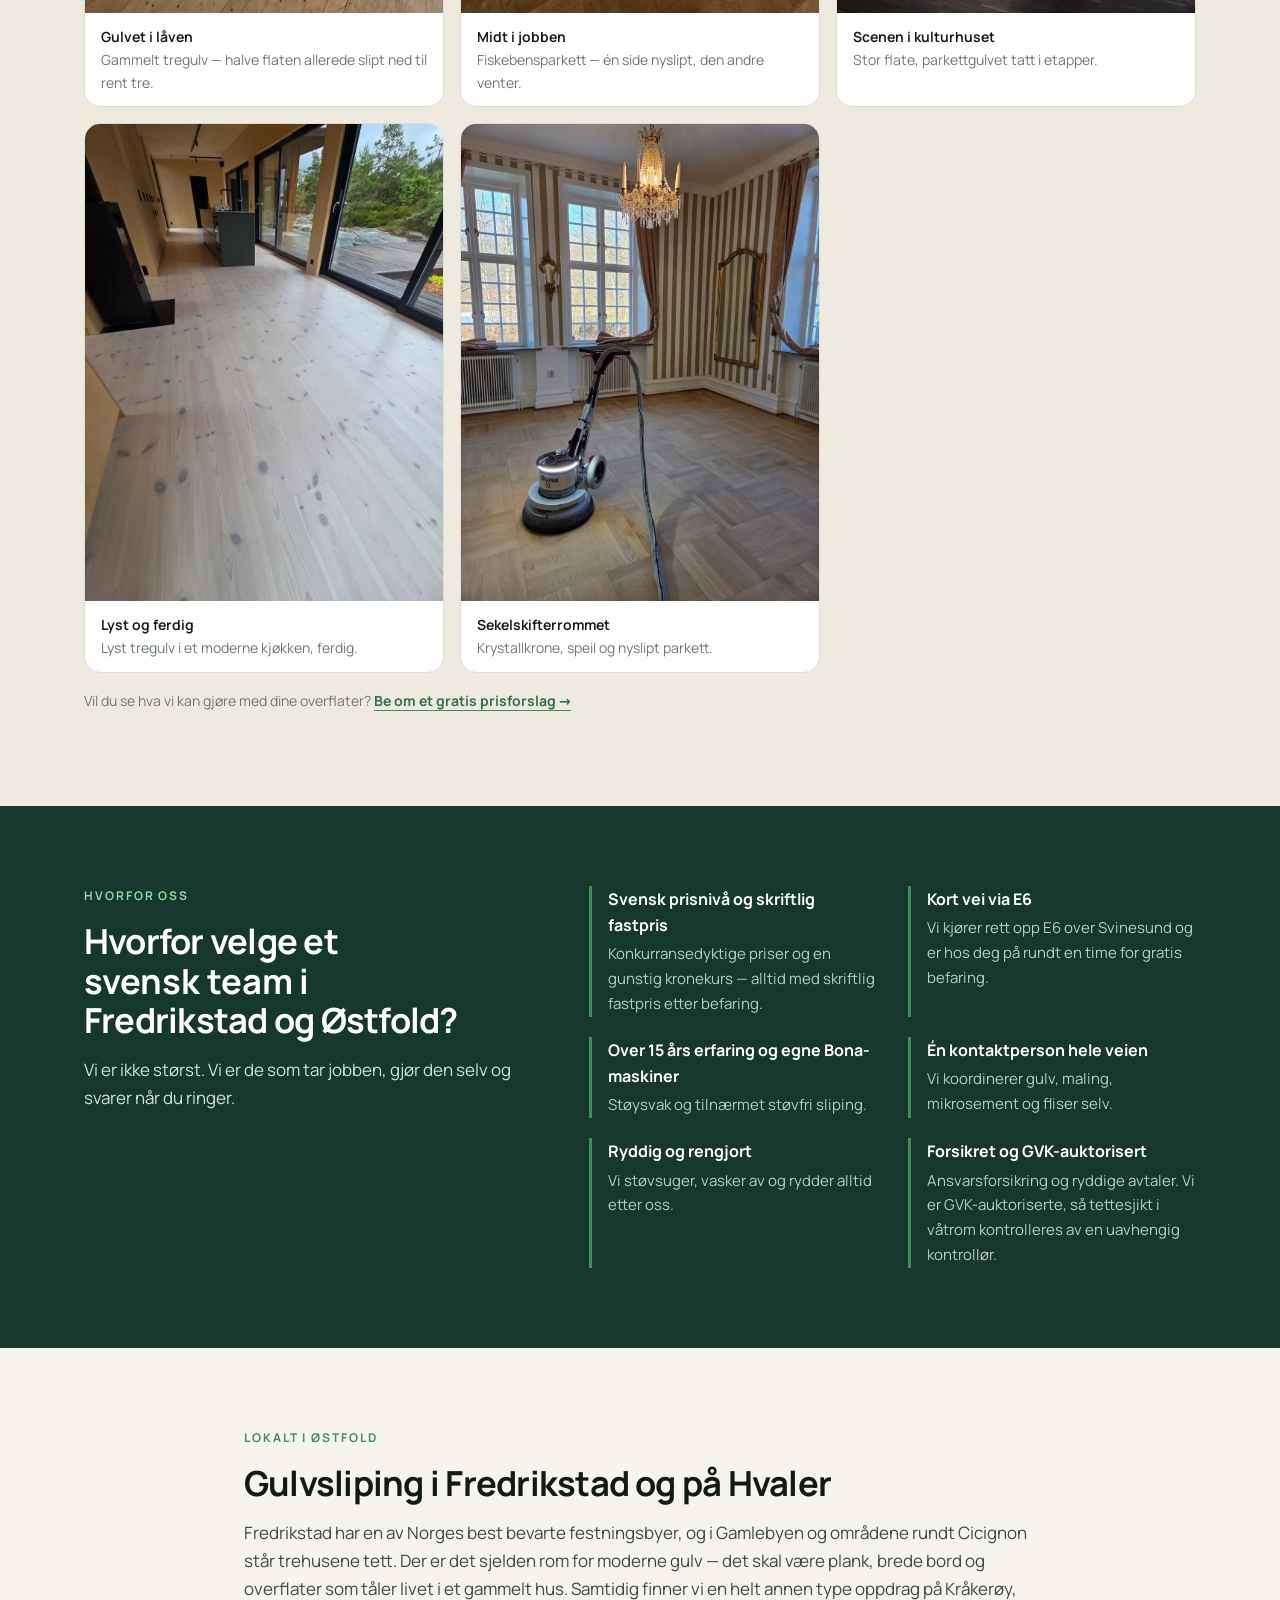
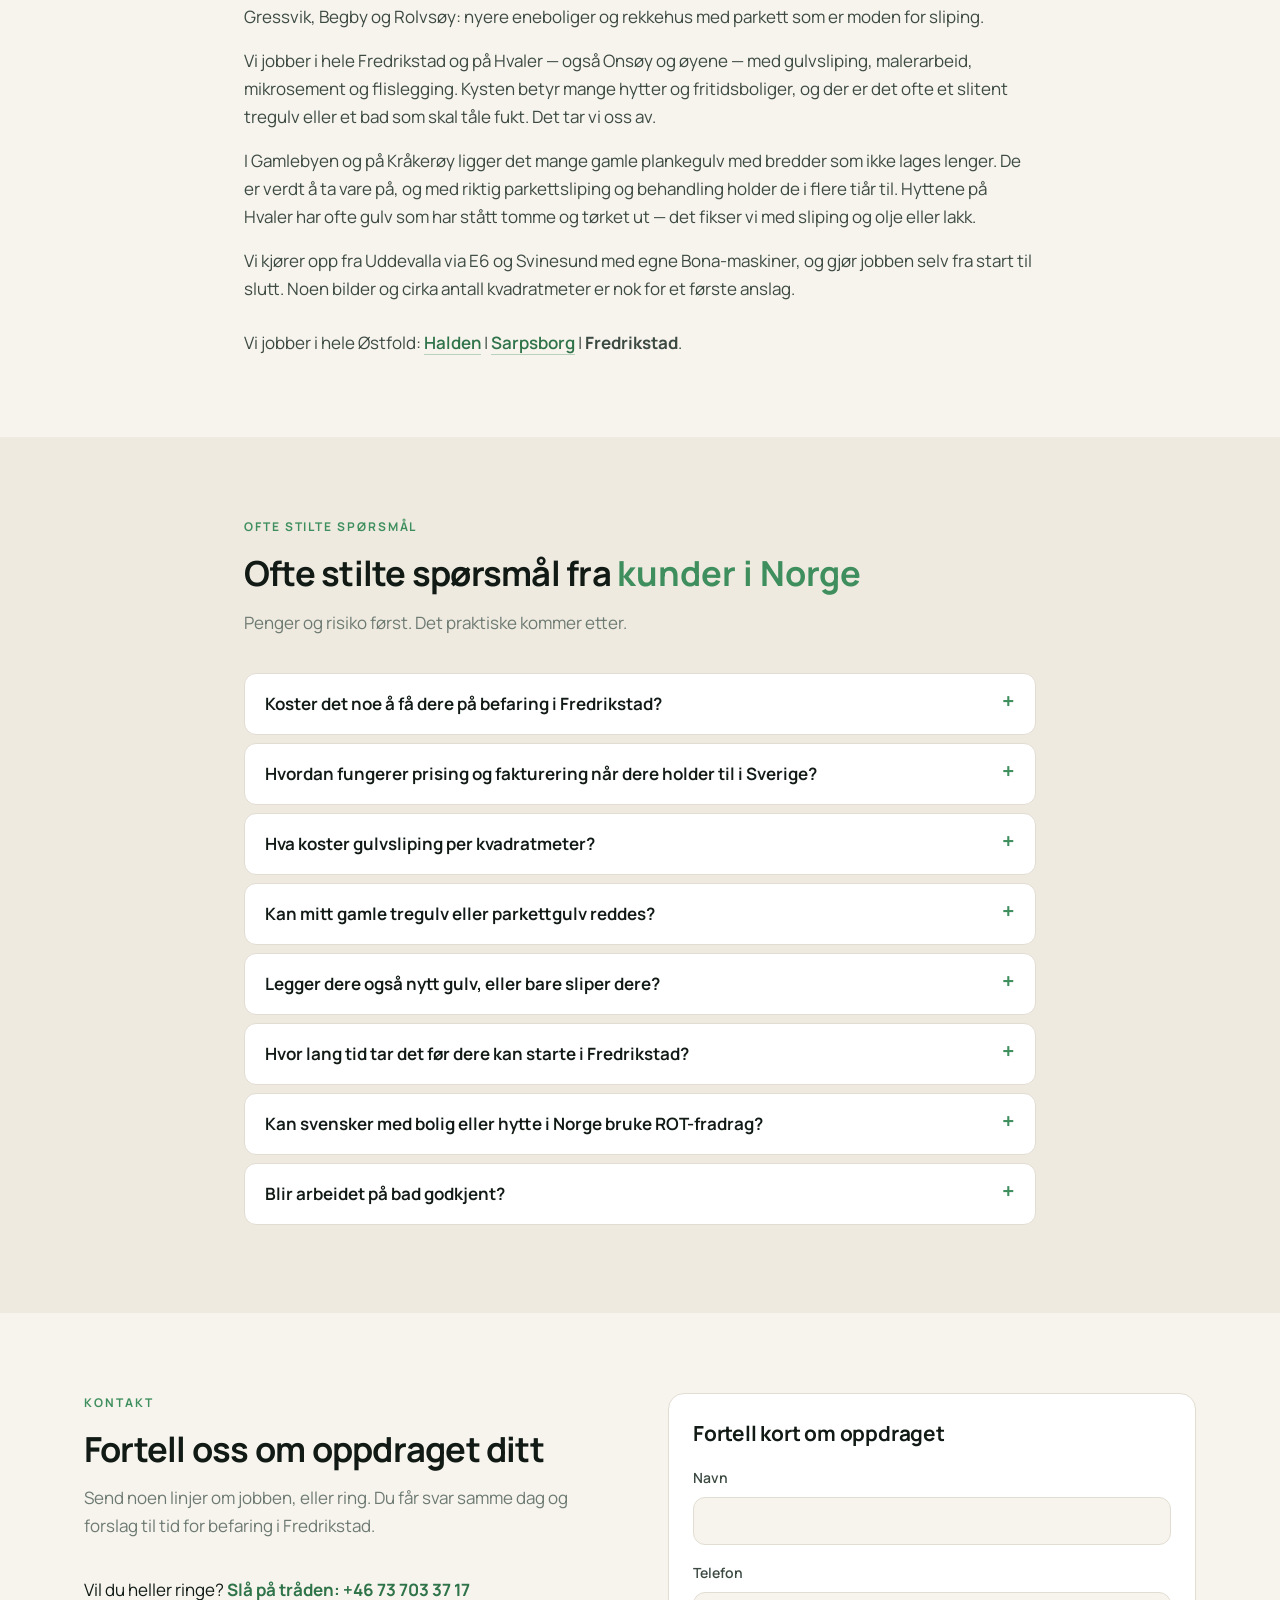
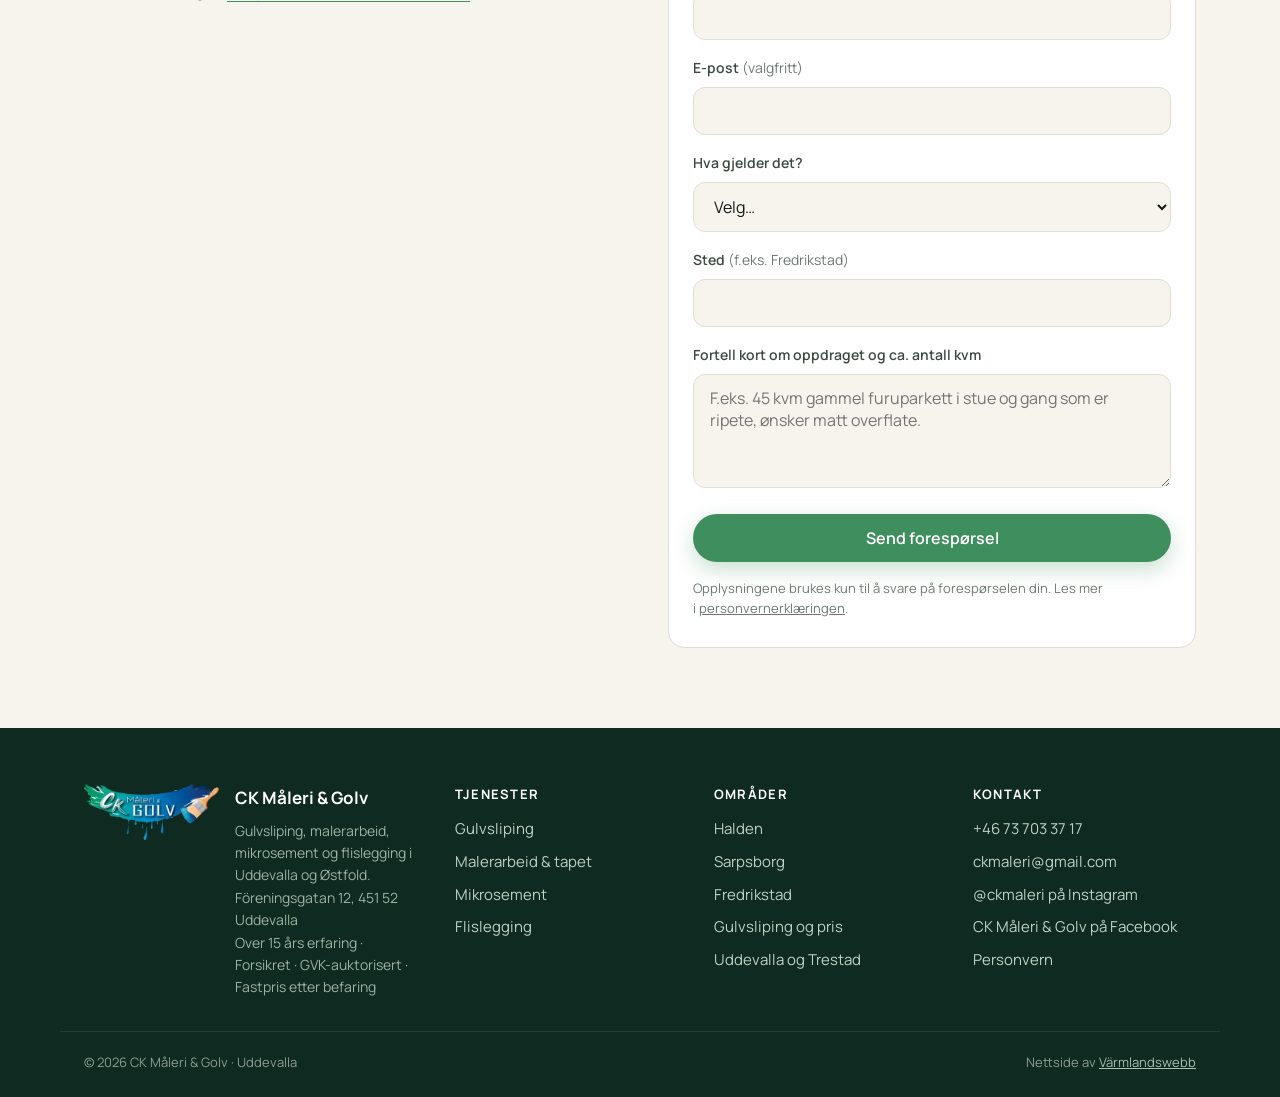
<file: fredrikstad.html>
<!DOCTYPE html>
<html lang="nb">
<head>
<meta charset="utf-8">
<meta name="viewport" content="width=device-width, initial-scale=1">
<title>Gulvsliper i Fredrikstad og Østfold | CK Måleri & Golv</title>
<meta name="description" content="Vi sliper og legger parkett og gamle tregulv i Fredrikstad, Hvaler og Østfold. Støysvakt og nesten støvfritt. Gratis befaring og fastpris.">
<link rel="canonical" href="https://ckmaleri.se/fredrikstad.html">
<meta name="robots" content="index,follow">
<meta property="og:type" content="website">
<meta property="og:locale" content="nb_NO">
<meta property="og:site_name" content="CK Måleri &amp; Golv">
<meta property="og:title" content="Gulvsliper i Fredrikstad og Østfold | CK Måleri & Golv">
<meta property="og:description" content="Vi sliper og legger parkett og gamle tregulv i Fredrikstad, Hvaler og Østfold. Støysvakt og nesten støvfritt. Gratis befaring og fastpris.">
<meta property="og:url" content="https://ckmaleri.se/fredrikstad.html">
<meta property="og:image" content="https://ckmaleri.se/assets/img/og.jpg">
<meta name="twitter:card" content="summary_large_image">
<meta name="theme-color" content="#16382c">
<link rel="icon" href="favicon.svg" type="image/svg+xml">
<link rel="stylesheet" href="assets/styles.css?v=12">
<script type="application/ld+json">{"@context":"https://schema.org","@type":"LocalBusiness","@id":"https://ckmaleri.se/fredrikstad.html#business","name":"CK Måleri & Golv","url":"https://ckmaleri.se/fredrikstad.html","image":"https://ckmaleri.se/assets/img/og.jpg","description":"Gulvsliping, malerarbeid, mikrosement og flislegging i Fredrikstad og Østfold — utført av CK Måleri & Golv fra Uddevalla, med over 15 års erfaring.","telephone":"+46737033717","email":"ckmaleri@gmail.com","priceRange":"Fastpris etter befaring","address":{"@type":"PostalAddress","streetAddress":"Föreningsgatan 12","postalCode":"451 52","addressLocality":"Uddevalla","addressCountry":"SE"},"areaServed":[{"@type":"City","name":"Fredrikstad"},{"@type":"AdministrativeArea","name":"Østfold"}],"openingHoursSpecification":[{"@type":"OpeningHoursSpecification","dayOfWeek":["Monday","Tuesday","Wednesday","Thursday","Friday"],"opens":"07:00","closes":"20:00"}],"sameAs":["https://www.instagram.com/ckmaleri/","https://www.facebook.com/p/CK-M%C3%A5leri-Golv-100068038089752/"],"parentOrganization":{"@type":"Organization","name":"CK Måleri & Golv","url":"https://ckmaleri.se/"}}</script>
<script type="application/ld+json">{"@context":"https://schema.org","@type":"FAQPage","mainEntity":[{"@type":"Question","name":"Koster det noe å få dere på befaring i Fredrikstad?","acceptedAnswer":{"@type":"Answer","text":"Nei, befaring og pristilbud er helt gratis og uforpliktende."}},{"@type":"Question","name":"Hvordan fungerer prising og fakturering når dere holder til i Sverige?","acceptedAnswer":{"@type":"Answer","text":"Du får en skriftlig fastpris før vi starter. Ingen skjulte tillegg for reise eller bompenger etter at prisen er avtalt."}},{"@type":"Question","name":"Hva koster gulvsliping per kvadratmeter?","acceptedAnswer":{"@type":"Answer","text":"Det avhenger av tregulvets tilstand, hvor mye som må slipes ned og hvilken behandling du velger. Du får et anslag på telefon og en skriftlig fastpris etter befaring."}},{"@type":"Question","name":"Kan mitt gamle tregulv eller parkettgulv reddes?","acceptedAnswer":{"@type":"Answer","text":"Nesten alltid. Så lenge treet ikke er gjennomslitt eller fuktskadet, går det å slipe fram en frisk overflate. Er det ikke verdt pengene, sier vi det."}},{"@type":"Question","name":"Legger dere også nytt gulv, eller bare sliper dere?","acceptedAnswer":{"@type":"Answer","text":"Begge deler. Vi sliper og behandler eksisterende tregulv, og vi legger ny parkett og fiskebensparkett der det gamle er utslitt eller skal bygges om."}},{"@type":"Question","name":"Hvor lang tid tar det før dere kan starte i Fredrikstad?","acceptedAnswer":{"@type":"Answer","text":"Vi planlegger befaring raskt, som regel innen et par uker, og setter av sammenhengende dager til jobben så vi blir ferdige i én runde."}},{"@type":"Question","name":"Kan svensker med bolig eller hytte i Norge bruke ROT-fradrag?","acceptedAnswer":{"@type":"Answer","text":"Ja, dersom du skatter i Sverige og eier boligen eller hytta i Norge, gjelder svensk ROT-fradrag innen EØS. Si fra ved befaring, så ser vi på det."}},{"@type":"Question","name":"Blir arbeidet på bad godkjent?","acceptedAnswer":{"@type":"Answer","text":"Ja. Vi er GVK-auktoriserte og utfører tettesjikt etter GVK sine bransjeregler. Arbeidet kontrolleres av en uavhengig kontrollør, og du får dokumentasjonen skriftlig."}}]}</script>
</head>
<body>
<a class="skip" href="#main">Hopp til innhold</a>
<div class="topbar">
  <div class="wrap">
    <a href="tel:+46737033717"><svg width="15" height="15" viewBox="0 0 24 24" fill="none" stroke="currentColor" stroke-width="2" stroke-linecap="round" aria-hidden="true"><path d="M22 16.9v3a2 2 0 0 1-2.2 2 19.8 19.8 0 0 1-8.6-3.1 19.5 19.5 0 0 1-6-6A19.8 19.8 0 0 1 2.1 4.2 2 2 0 0 1 4.1 2h3a2 2 0 0 1 2 1.7c.1 1 .4 1.9.7 2.8a2 2 0 0 1-.5 2.1L8.1 9.9a16 16 0 0 0 6 6l1.3-1.2a2 2 0 0 1 2.1-.5c.9.3 1.8.6 2.8.7a2 2 0 0 1 1.7 2Z"/></svg> +46 73 703 37 17</a>
    <a href="mailto:ckmaleri@gmail.com">ckmaleri@gmail.com</a>
    <span class="right">Halden · Sarpsborg · Fredrikstad · Gratis befaring</span>
  </div>
</div>
<header class="site-header">
  <div class="wrap header-inner">
    <a class="brand" href="./"><img class="brand-logo" src="assets/img/logo.webp" alt="CK Måleri &amp; Golv" width="1400" height="582"></a>
    <button class="nav-toggle" aria-expanded="false" aria-controls="nav">Meny</button>
    <nav class="nav" id="nav" aria-label="Hovedmeny"><a href="#tjenester">Tjenester</a><a href="#prosjekter">Prosjekter</a><a href="#hvorfor">Hvorfor oss</a><a href="#ostfold">Østfold</a><a href="#faq">Spørsmål</a><a href="#kontakt">Kontakt</a><div class="nav-cta"><a class="btn btn-primary" href="#kontakt">Bestill gratis befaring <span class="arrow">→</span></a><a class="btn btn-outline nav-cta-call" href="tel:+46737033717">Ring +46 73 703 37 17</a></div></nav>
    <div class="header-cta">
      <a class="header-phone" href="tel:+46737033717">+46 73 703 37 17</a>
      <a class="btn btn-primary" href="#kontakt">Bestill befaring</a>
    </div>
  </div>
</header>
<a class="ring-tab" href="tel:+46737033717" aria-label="Ring +46 73 703 37 17"><svg width="15" height="15" viewBox="0 0 24 24" fill="none" stroke="currentColor" stroke-width="2" stroke-linecap="round" aria-hidden="true"><path d="M22 16.9v3a2 2 0 0 1-2.2 2 19.8 19.8 0 0 1-8.6-3.1 19.5 19.5 0 0 1-6-6A19.8 19.8 0 0 1 2.1 4.2 2 2 0 0 1 4.1 2h3a2 2 0 0 1 2 1.7c.1 1 .4 1.9.7 2.8a2 2 0 0 1-.5 2.1L8.1 9.9a16 16 0 0 0 6 6l1.3-1.2a2 2 0 0 1 2.1-.5c.9.3 1.8.6 2.8.7a2 2 0 0 1 1.7 2Z"/></svg> RING +46 73 703 37 17</a>

<main id="main">
<section class="hero">
  <div class="hero-bg"><video autoplay muted loop playsinline preload="auto" poster="assets/img/hero.webp"><source src="assets/video.webm" type="video/webm"><source src="assets/video.mp4" type="video/mp4"></video></div>
  <div class="hero-overlay"></div>
  <div class="wrap hero-inner">
    <div class="hero-copy">
      <p class="eyebrow hero-eyebrow">CK Måleri &amp; Golv · Fredrikstad og Østfold · Kun en drøy time via E6</p>
      <h1 class="hero-title">Gulvsliping<span class="hero-title-sub">i Fredrikstad og Østfold</span></h1>
      <p class="hero-sub">Sliping og legging av parkett, fiskebensparkett og gamle tregulv</p>
      <p class="hero-tag">Vi er gulvslipere fra Uddevalla. Skriftlig fastpris på forhånd, og vi kjører over grensen til Fredrikstad og Hvaler med egne Bona-maskiner.</p>
      <div class="hero-cta">
        <a class="btn btn-primary btn-lg" href="#kontakt">Bestill gratis befaring <span class="arrow">→</span></a>
        <a class="btn btn-outline btn-lg" href="tel:+46737033717"><svg width="17" height="17" viewBox="0 0 24 24" fill="none" stroke="currentColor" stroke-width="2" stroke-linecap="round" aria-hidden="true"><path d="M22 16.9v3a2 2 0 0 1-2.2 2 19.8 19.8 0 0 1-8.6-3.1 19.5 19.5 0 0 1-6-6A19.8 19.8 0 0 1 2.1 4.2 2 2 0 0 1 4.1 2h3a2 2 0 0 1 2 1.7c.1 1 .4 1.9.7 2.8a2 2 0 0 1-.5 2.1L8.1 9.9a16 16 0 0 0 6 6l1.3-1.2a2 2 0 0 1 2.1-.5c.9.3 1.8.6 2.8.7a2 2 0 0 1 1.7 2Z"/></svg> Ring +46 73 703 37 17</a>
      </div>
      <p class="hero-trust">★★★★★ <b>5,0 av 5</b> i snittkarakter — 15 oppdrag via Servicefinder</p>
    </div>
  </div>
</section>

<section class="section" id="tjenester">
  <div class="wrap">
    <p class="eyebrow">Det vi gjør best</p>
    <h2>Spesialister på <em>sliping og legging av tregulv og parkett</em></h2>
    <p class="section-lead">Gamle furugulv, fiskebensparkett og slitt eikeparkett — vi sliper og behandler
      til en overflate som holder, eller legger helt nytt der det gamle er utslitt. Sliping og legging av
      parkett og gamle plankegulv er det vi gjør mest, med egne Bona-maskiner, støysvakt og tilnærmet
      støvfritt. Skriftlig fastpris etter befaring i Fredrikstad.</p>
    <div class="svc-grid svc-grid--floor">
      <a class="svc svc-feature" href="golvslipning.html">
        <img src="assets/img/tj-golv.webp" alt="Lyst ferdigslipet tregulv i et moderne kjøkken" loading="lazy" width="800" height="600">
        <div class="svc-body">
          <h3>Sliping og legging</h3>
          <p>Vi tar gulvet ned til rent tre og behandler det på nytt — eller legger helt nytt der det gamle er utslitt. Vi kontrollerer med lampe mellom hvert steg og avslutter med lakk, olje eller pigment. Gamle gulv blir ofte bedre enn det du planla å kjøpe.</p>
          <ul><li>Sliping av parkett og fiskebensparkett</li><li>Legging av ny parkett og fiskebensparkett</li><li>Gamle tregulv og plankegulv</li><li>Lakk, olje eller pigment</li><li>Støysvakt og nesten støvfritt</li></ul>
          <span class="svc-more">Les mer <span class="arrow">→</span></span>
        </div>
      </a>

      <a class="svc svc--mini" href="plattsattning.html">
        <img src="assets/img/tj-plattsattning.webp" alt="Bad med store grå fliser, vegghengt toalett, servant og glassdusj" loading="lazy" width="600" height="600">
        <div class="svc-body">
          <h3>Flislegging</h3>
          <p>Fliser i gang, kjøkken og bad — med tettesjikt utført etter GVK sine bransjeregler.</p>
          <ul><li>Fliser og klinker</li><li>Fuging og tettesjikt</li></ul>
          <span class="svc-more">Les mer <span class="arrow">→</span></span>
        </div>
      </a>
      <a class="svc svc--mini" href="microcement.html">
        <img src="assets/img/tj-microcement.webp" alt="Bøtte merket Mikrosement og sparkelspader på et nylagt fugefritt gulv" loading="lazy" width="600" height="600">
        <div class="svc-body">
          <h3>Mikrosement</h3>
          <p>Fugefrie overflater på bad, gulv og vegger — ofte rett på eksisterende fliser.</p>
          <ul><li>Bad og kjøkken</li><li>Helt fugefritt</li></ul>
          <span class="svc-more">Les mer <span class="arrow">→</span></span>
        </div>
      </a>
      <a class="svc svc--mini" href="maleri-och-tapet.html">
        <img src="assets/img/tj-maleri.webp" alt="Maleruller som drar lys farge over en jevn vegg" loading="lazy" width="600" height="600">
        <div class="svc-body">
          <h3>Malerarbeid &amp; tapet</h3>
          <p>Vegger, tak, vinduer og fasader, samt sparkling og tapetsering når det trengs.</p>
          <ul><li>Innvendig og fasade</li><li>Sparkling og fuging</li></ul>
          <span class="svc-more">Les mer <span class="arrow">→</span></span>
        </div>
      </a>
    </div>
    <p class="reviews-note" style="margin-top:var(--sp-6)">Vi utfører også flislegging, mikrosement og
      malerarbeid — men gulvsliping er det vi lever av. Send gjerne en melding om du er usikker på hva
      gulvet ditt trenger.</p>
  </div>
</section>

<section class="section section-alt" id="prosjekter">
  <div class="wrap">
    <p class="eyebrow">Våre prosjekter</p>
    <h2>Bilder fra <em>ekte</em> prosjekter</h2>
    <p class="section-lead">Ingen stockfoto. Dette er overflater vi har gjort i Uddevalla med omegn.</p>
    <div class="gallery">
      <figure class="fig">
        <img src="assets/img/jobb-ladugard.webp?v=4" alt="Gulvslipemaskin på et gammelt tregulv i en låve, halve gulvet nyslipt" loading="lazy" width="768" height="1280">
        <figcaption><b>Gulvet i låven</b><br>Gammelt tregulv — halve flaten allerede slipt ned til rent tre.</figcaption>
      </figure>
      <figure class="fig">
        <img src="assets/img/jobb-bona-fiskben.webp?v=3" alt="Fiskebensparkett der den ene halvdelen er slipt og den andre venter, Bona-maskin på gulvet" loading="lazy" width="768" height="1280">
        <figcaption><b>Midt i jobben</b><br>Fiskebensparkett — én side nyslipt, den andre venter.</figcaption>
      </figure>
      <figure class="fig">
        <img src="assets/img/jobb-scen-ny.webp" alt="Parkettgulv i en stor sal med blå veggpaneler under behandling" loading="lazy" width="960" height="1280">
        <figcaption><b>Scenen i kulturhuset</b><br>Stor flate, parkettgulvet tatt i etapper.</figcaption>
      </figure>
      <figure class="fig">
        <img src="assets/img/jobb-kok.webp" alt="Moderne kjøkken med lyst tregulv og store skyvedører" loading="lazy" width="960" height="1280">
        <figcaption><b>Lyst og ferdig</b><br>Lyst tregulv i et moderne kjøkken, ferdig.</figcaption>
      </figure>
      <figure class="fig">
        <img src="assets/img/jobb-krona-ny.webp" alt="Parkettgulv i et sekelskifterom med krystallkrone og speil" loading="lazy" width="960" height="1280">
        <figcaption><b>Sekelskifterrommet</b><br>Krystallkrone, speil og nyslipt parkett.</figcaption>
      </figure>
    </div>
    <p class="reviews-note jobs-cta">Vil du se hva vi kan gjøre med dine overflater?
      <a href="#kontakt">Be om et gratis prisforslag <span class="arrow">→</span></a></p>
  </div>
</section>

<section class="section section-pine" id="hvorfor">
  <div class="wrap two-col">
    <div>
      <p class="eyebrow">Hvorfor oss</p>
      <h2>Hvorfor velge et <em>svensk team</em> i Fredrikstad og Østfold?</h2>
      <p class="section-lead">Vi er ikke størst. Vi er de som tar jobben, gjør den selv og svarer når du ringer.</p>
    </div>
    <dl class="facts">
      <div><dt>Svensk prisnivå og skriftlig fastpris</dt><dd>Konkurransedyktige priser og en gunstig kronekurs — alltid med skriftlig fastpris etter befaring.</dd></div>
      <div><dt>Kort vei via E6</dt><dd>Vi kjører rett opp E6 over Svinesund og er hos deg på rundt en time for gratis befaring.</dd></div>
      <div><dt>Over 15 års erfaring og egne Bona-maskiner</dt><dd>Støysvak og tilnærmet støvfri sliping.</dd></div>
      <div><dt>Én kontaktperson hele veien</dt><dd>Vi koordinerer gulv, maling, mikrosement og fliser selv.</dd></div>
      <div><dt>Ryddig og rengjort</dt><dd>Vi støvsuger, vasker av og rydder alltid etter oss.</dd></div>
      <div><dt>Forsikret og GVK-auktorisert</dt><dd>Ansvarsforsikring og ryddige avtaler. Vi er GVK-auktoriserte, så tettesjikt i våtrom kontrolleres av en uavhengig kontrollør.</dd></div>
    </dl>
  </div>
</section>

<section class="section" id="ostfold">
  <div class="wrap narrow">
    <p class="eyebrow">Lokalt i Østfold</p>
    <h2>Gulvsliping i Fredrikstad og på Hvaler</h2>
    <div class="prose">
      <p>Fredrikstad har en av Norges best bevarte festningsbyer, og i Gamlebyen og områdene rundt Cicignon står trehusene tett. Der er det sjelden rom for moderne gulv — det skal være plank, brede bord og overflater som tåler livet i et gammelt hus. Samtidig finner vi en helt annen type oppdrag på Kråkerøy, Gressvik, Begby og Rolvsøy: nyere eneboliger og rekkehus med parkett som er moden for sliping.</p>
      <p>Vi jobber i hele Fredrikstad og på Hvaler — også Onsøy og øyene — med gulvsliping, malerarbeid, mikrosement og flislegging. Kysten betyr mange hytter og fritidsboliger, og der er det ofte et slitent tregulv eller et bad som skal tåle fukt. Det tar vi oss av.</p>
      <p>I Gamlebyen og på Kråkerøy ligger det mange gamle plankegulv med bredder som ikke lages lenger. De er verdt å ta vare på, og med riktig parkettsliping og behandling holder de i flere tiår til. Hyttene på Hvaler har ofte gulv som har stått tomme og tørket ut — det fikser vi med sliping og olje eller lakk.</p>
      <p>Vi kjører opp fra Uddevalla via E6 og Svinesund med egne Bona-maskiner, og gjør jobben selv fra start til slutt. Noen bilder og cirka antall kvadratmeter er nok for et første anslag.</p>
      <p class="section-lead" style="margin:26px 0 0">Vi jobber i hele Østfold: <a href="halden.html">Halden</a> | <a href="sarpsborg.html">Sarpsborg</a> | <b>Fredrikstad</b>.</p>
    </div>
  </div>
</section>

<section class="section section-alt" id="faq">
  <div class="wrap narrow">
    <p class="eyebrow">Ofte stilte spørsmål</p>
    <h2>Ofte stilte spørsmål fra <em>kunder i Norge</em></h2>
    <p class="section-lead">Penger og risiko først. Det praktiske kommer etter.</p>
<details><summary>Koster det noe å få dere på befaring i Fredrikstad?</summary><p>Nei, befaring og pristilbud er helt gratis og uforpliktende.</p></details><details><summary>Hvordan fungerer prising og fakturering når dere holder til i Sverige?</summary><p>Du får en skriftlig fastpris før vi starter. Ingen skjulte tillegg for reise eller bompenger etter at prisen er avtalt.</p></details><details><summary>Hva koster gulvsliping per kvadratmeter?</summary><p>Det avhenger av tregulvets tilstand, hvor mye som må slipes ned og hvilken behandling du velger. Du får et anslag på telefon og en skriftlig fastpris etter befaring.</p></details><details><summary>Kan mitt gamle tregulv eller parkettgulv reddes?</summary><p>Nesten alltid. Så lenge treet ikke er gjennomslitt eller fuktskadet, går det å slipe fram en frisk overflate. Er det ikke verdt pengene, sier vi det.</p></details><details><summary>Legger dere også nytt gulv, eller bare sliper dere?</summary><p>Begge deler. Vi sliper og behandler eksisterende tregulv, og vi legger ny parkett og fiskebensparkett der det gamle er utslitt eller skal bygges om.</p></details><details><summary>Hvor lang tid tar det før dere kan starte i Fredrikstad?</summary><p>Vi planlegger befaring raskt, som regel innen et par uker, og setter av sammenhengende dager til jobben så vi blir ferdige i én runde.</p></details><details><summary>Kan svensker med bolig eller hytte i Norge bruke ROT-fradrag?</summary><p>Ja, dersom du skatter i Sverige og eier boligen eller hytta i Norge, gjelder svensk ROT-fradrag innen EØS. Si fra ved befaring, så ser vi på det.</p></details><details><summary>Blir arbeidet på bad godkjent?</summary><p>Ja. Vi er GVK-auktoriserte og utfører tettesjikt etter GVK sine bransjeregler. Arbeidet kontrolleres av en uavhengig kontrollør, og du får dokumentasjonen skriftlig.</p></details>
  </div>
</section>

<section class="section" id="kontakt">
  <div class="wrap contact-grid">
    <div>
      <p class="eyebrow">Kontakt</p>
      <h2>Fortell oss om oppdraget ditt</h2>
      <p class="section-lead">Send noen linjer om jobben, eller ring. Du får svar samme dag og forslag
        til tid for befaring i Fredrikstad.</p>
      <p class="contact-call">Vil du heller ringe?
        <a href="tel:+46737033717">Slå på tråden: +46 73 703 37 17</a></p>
    </div>
    <form class="form-card" method="POST" action="https://formsubmit.co/ckmaleri@gmail.com">
  <h3>Fortell kort om oppdraget</h3>
  <input type="hidden" name="_subject" value="Befaring fra ckmaleri.se (Fredrikstad)">
  <input type="hidden" name="_next" value="https://ckmaleri.se/takk.html">
  <input type="hidden" name="_captcha" value="false">
  <input type="text" name="_honey" style="display:none">
  <label>Navn<input type="text" name="Navn" autocomplete="name" required></label>
  <label>Telefon<input type="tel" name="Telefon" inputmode="tel" autocomplete="tel" required></label>
  <label>E-post <span style="font-weight:400;color:#6d7a72">(valgfritt)</span>
    <input type="email" name="Epost" autocomplete="email"></label>
  <label>Hva gjelder det?
  <select name="Tjeneste" required>
    <option value="">Velg…</option>
    <option>Gulvsliping</option>
    <option>Malerarbeid &amp; tapet</option>
    <option>Mikrosement</option>
    <option>Flislegging</option>
    <option>Vet ikke / noe annet</option>
  </select>
</label>
  <label>Sted <span style="font-weight:400;color:#6d7a72">(f.eks. Fredrikstad)</span>
    <input type="text" name="Sted" autocomplete="address-level2"></label>
  <label>Fortell kort om oppdraget og ca. antall kvm
    <textarea name="Melding" rows="4" required placeholder="F.eks. 45 kvm gammel furuparkett i stue og gang som er ripete, ønsker matt overflate."></textarea>
  </label>
  <button class="btn btn-primary" type="submit">Send forespørsel</button>
  <p class="form-note">Opplysningene brukes kun til å svare på forespørselen din. Les mer i
    <a href="integritetspolicy.html">personvernerklæringen</a>.</p>
</form>

  </div>
</section>
</main>
<footer class="site-footer">
  <div class="wrap footer-grid">
    <div class="footer-brand">
      <img class="brand-logo footer-logo" src="assets/img/logo.webp" alt="CK Måleri &amp; Golv" width="1400" height="582">
      <div>
        <strong>CK Måleri &amp; Golv</strong>
        <p>Gulvsliping, malerarbeid, mikrosement og flislegging i Uddevalla og Østfold.<br>
        Föreningsgatan 12, 451 52 Uddevalla<br>
        Over 15 års erfaring · Forsikret · GVK-auktorisert · Fastpris etter befaring</p>
      </div>
    </div>
    <div class="footer-col">
      <strong>Tjenester</strong>
      <a href="golvslipning.html">Gulvsliping</a>
      <a href="maleri-och-tapet.html">Malerarbeid &amp; tapet</a>
      <a href="microcement.html">Mikrosement</a>
      <a href="plattsattning.html">Flislegging</a>
    </div>
    <div class="footer-col">
      <strong>Områder</strong>
      <a href="halden.html">Halden</a>
      <a href="sarpsborg.html">Sarpsborg</a>
      <a href="fredrikstad.html">Fredrikstad</a>
      <a href="gulvsliping.html">Gulvsliping og pris</a>
      <a href="index.html">Uddevalla og Trestad</a>
    </div>
    <div class="footer-col">
      <strong>Kontakt</strong>
      <a href="tel:+46737033717">+46 73 703 37 17</a>
      <a href="mailto:ckmaleri@gmail.com">ckmaleri@gmail.com</a>
      <a href="https://www.instagram.com/ckmaleri/" rel="noopener">@ckmaleri på Instagram</a>
      <a href="https://www.facebook.com/p/CK-M%C3%A5leri-Golv-100068038089752/" rel="noopener">CK Måleri &amp; Golv på Facebook</a>
      <a href="integritetspolicy.html">Personvern</a>
    </div>
  </div>
  <div class="wrap footer-bottom">
    <span>© <span id="ar">2026</span> CK Måleri &amp; Golv · Uddevalla</span>
    <span>Nettside av <a href="https://varmlandswebb.se" rel="noopener">Värmlandswebb</a></span>
  </div>
</footer>
<script src="assets/app.js?v=11" defer></script>
</body>
</html>
</file>
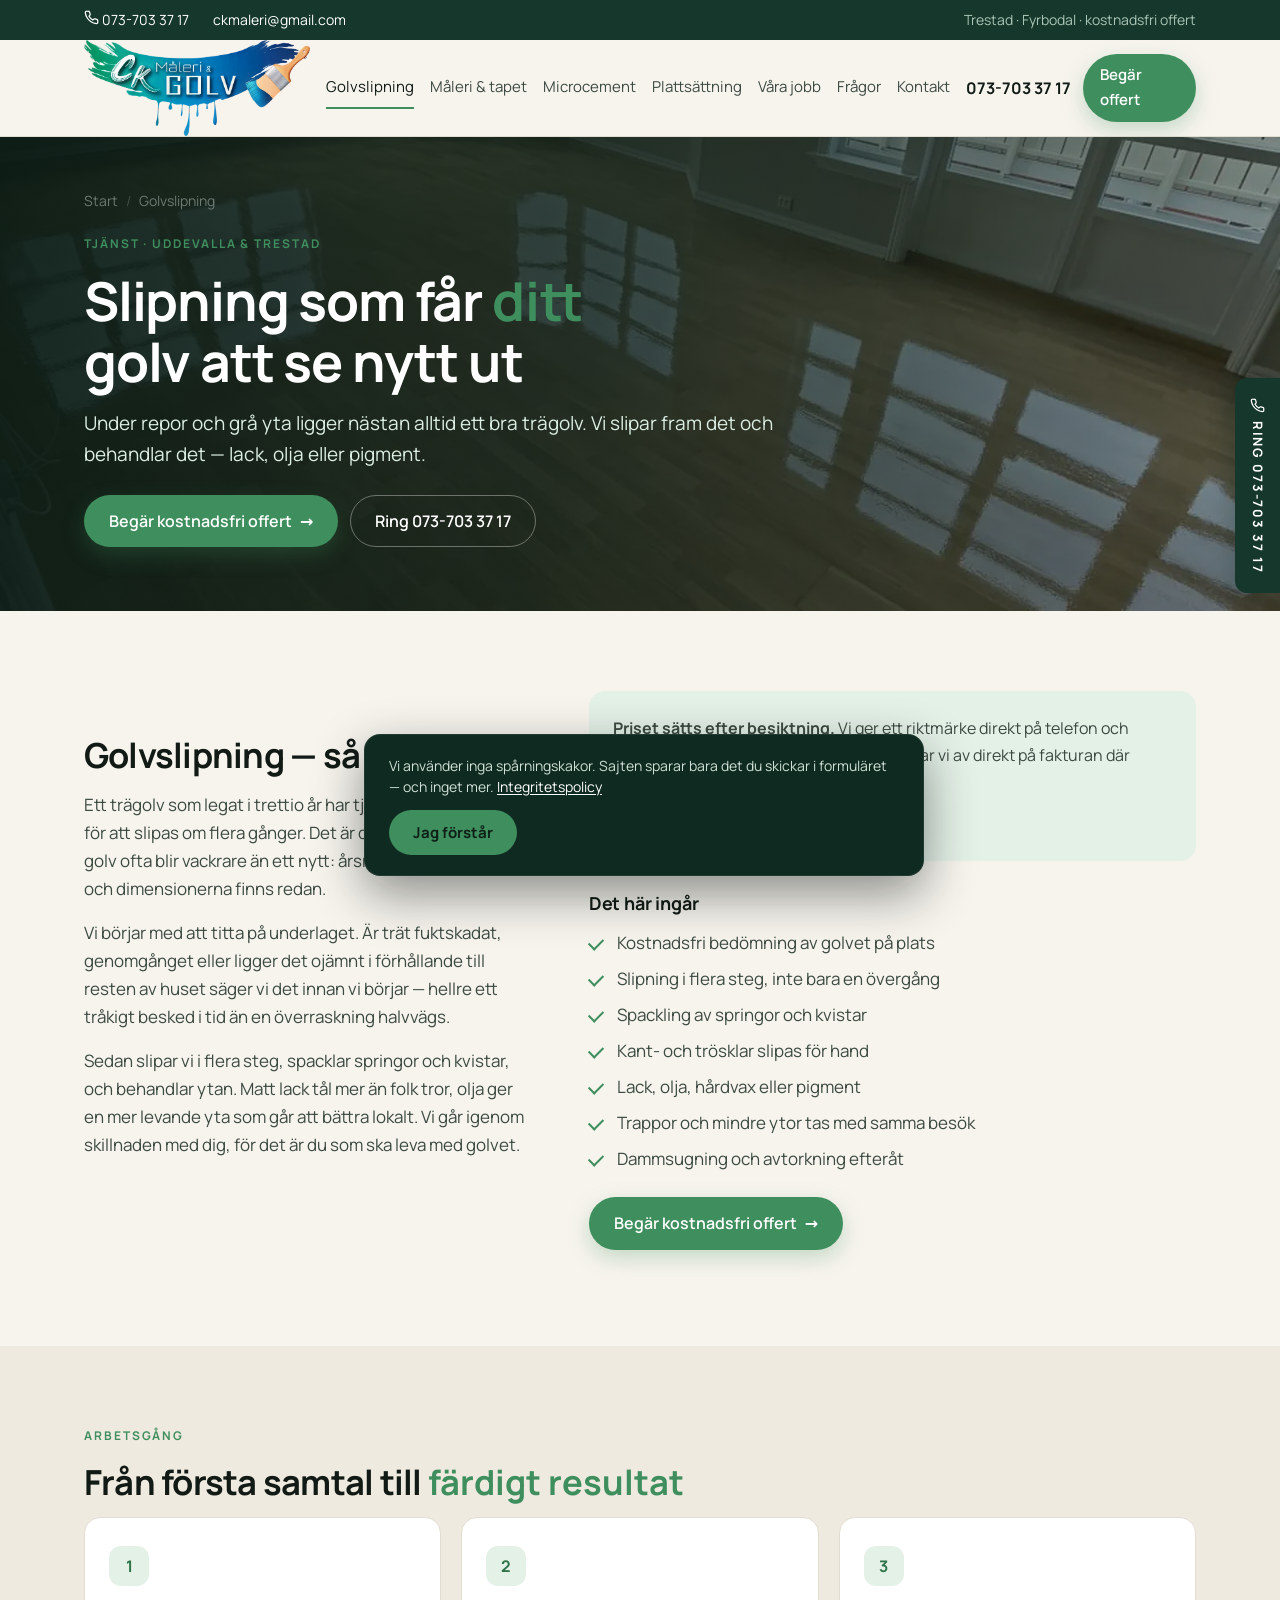
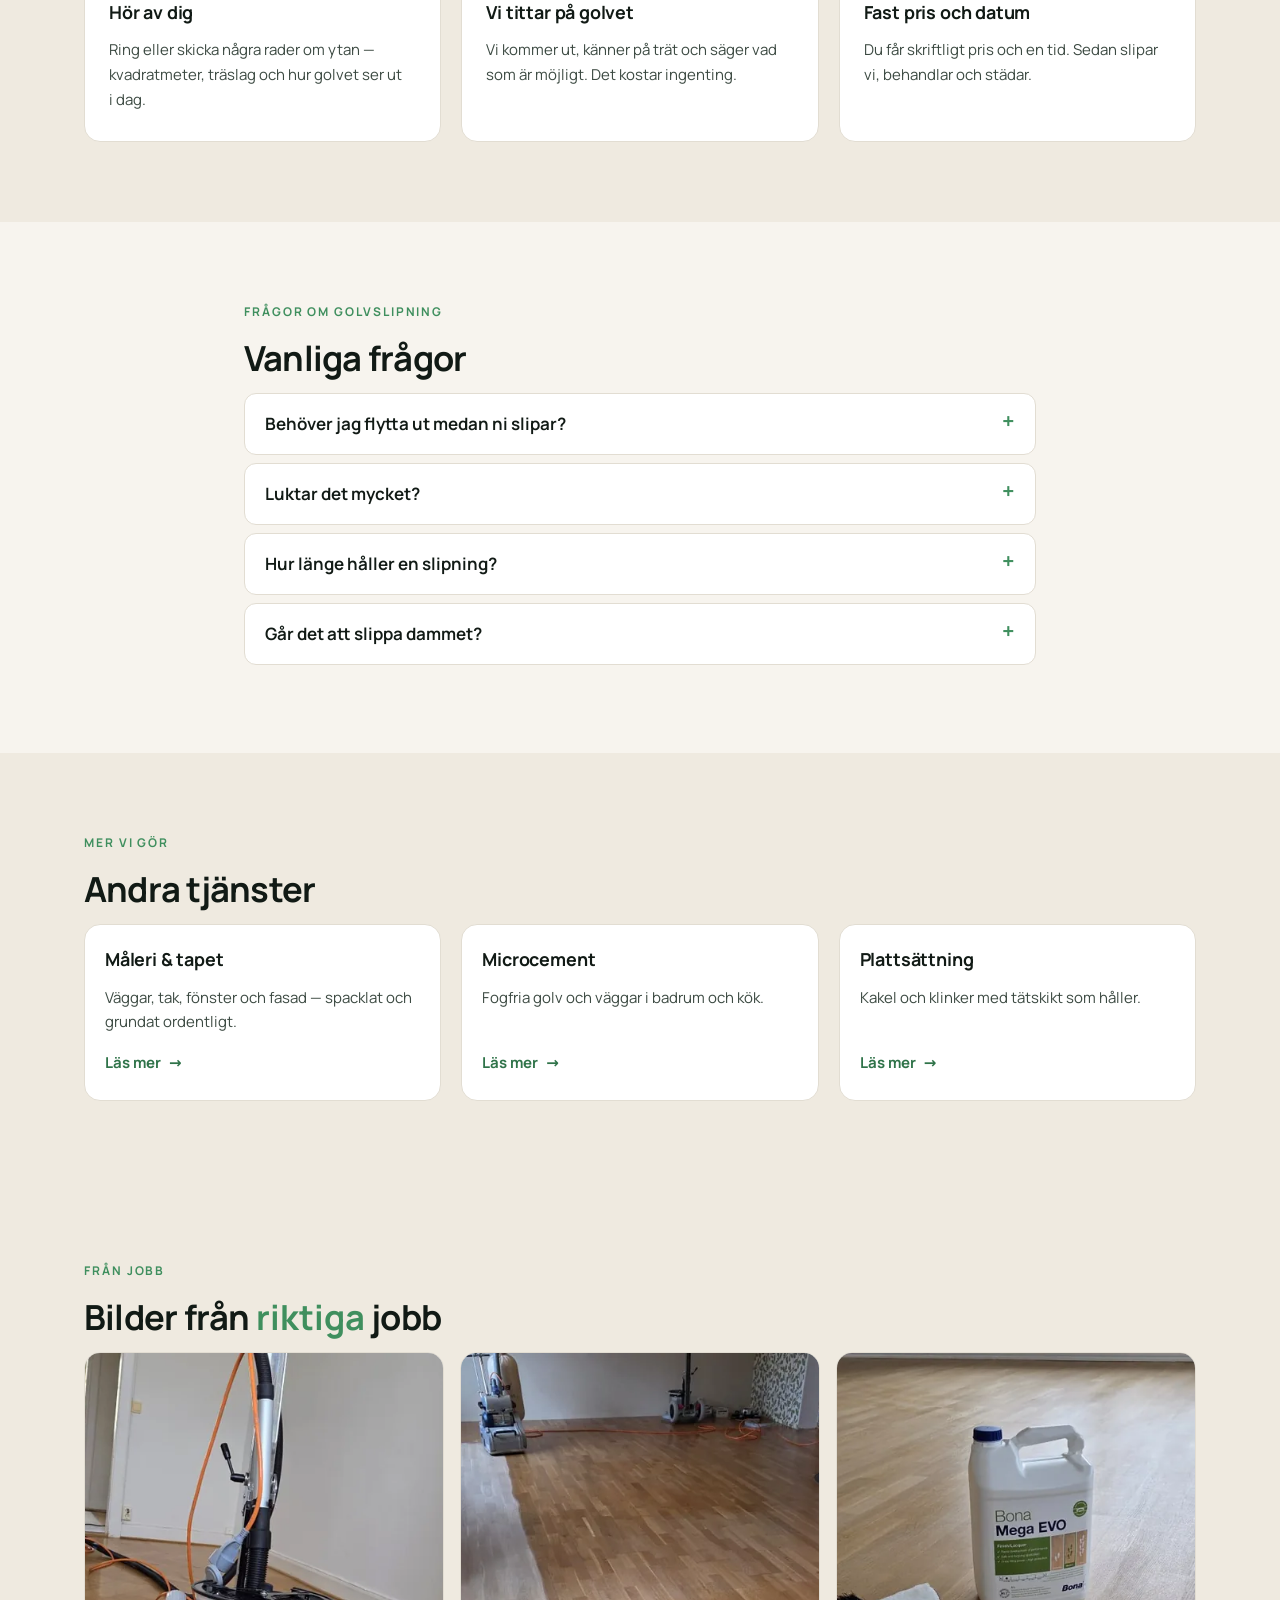
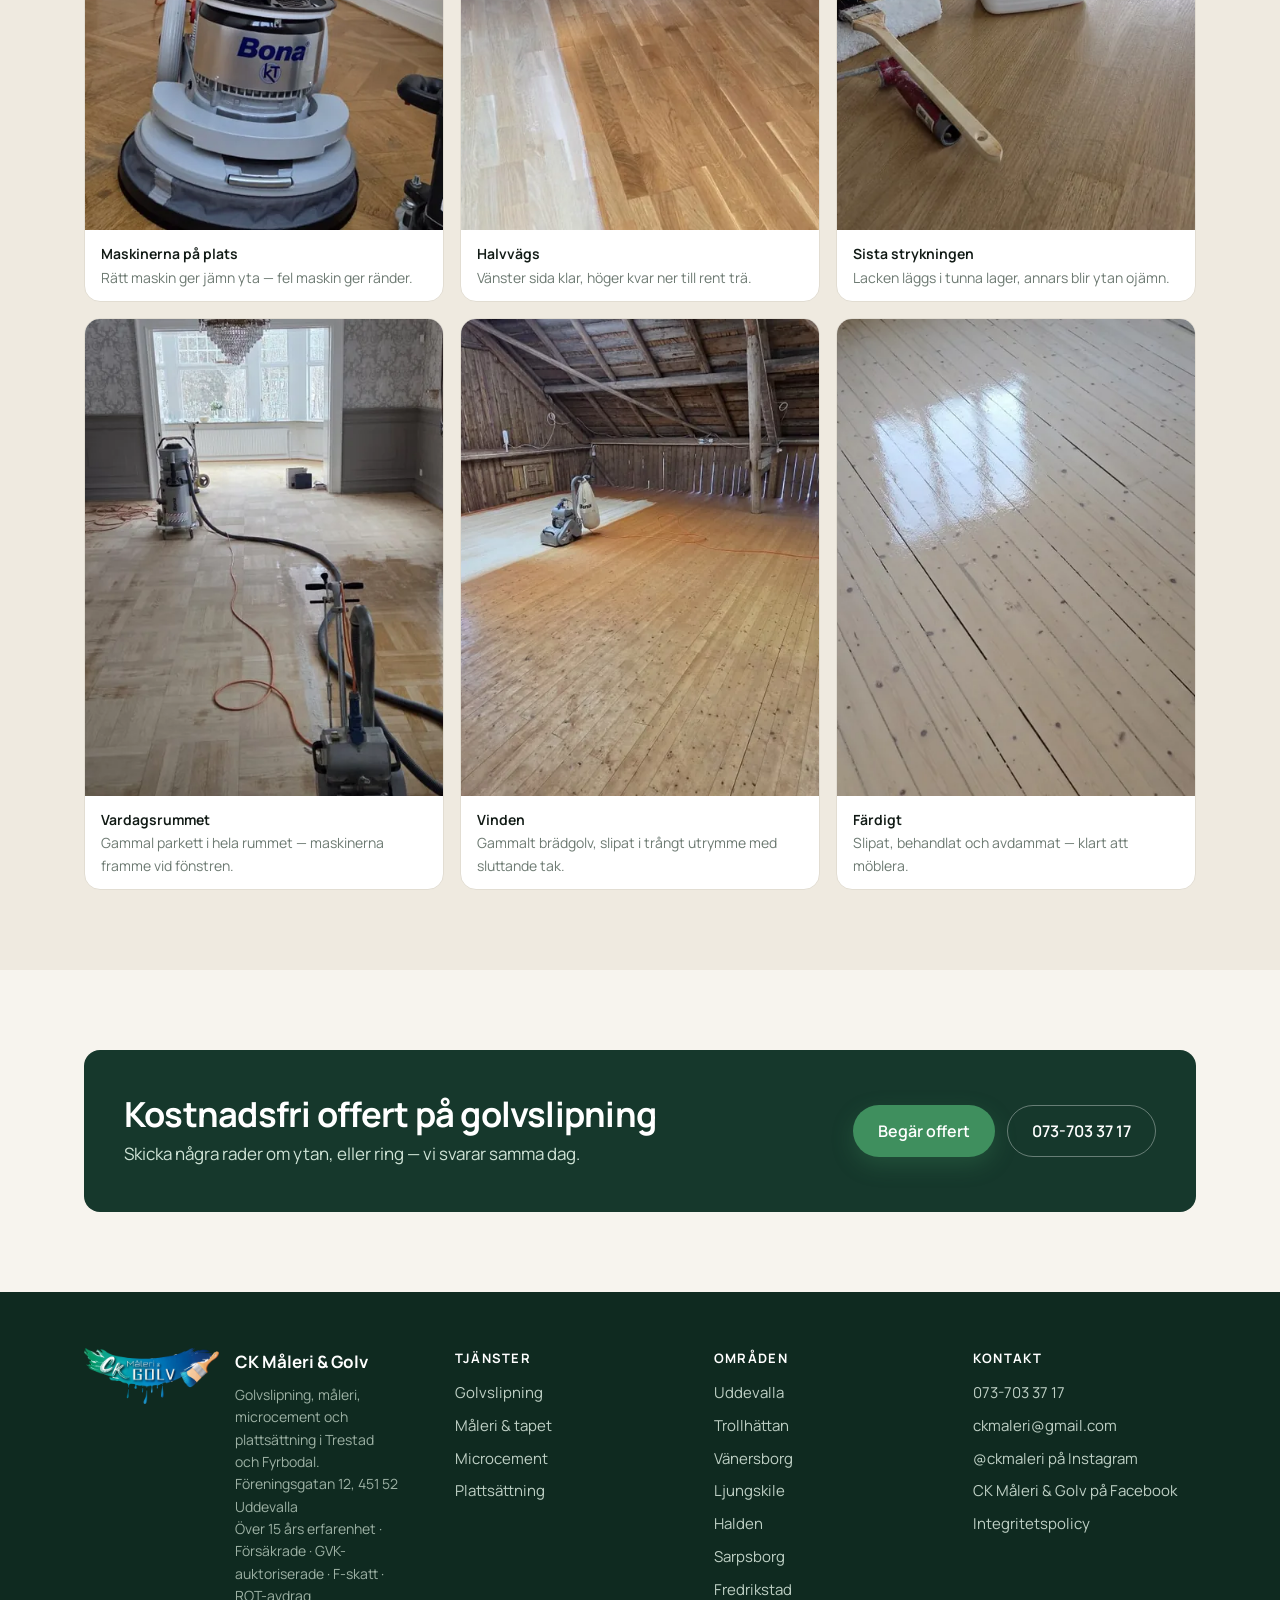
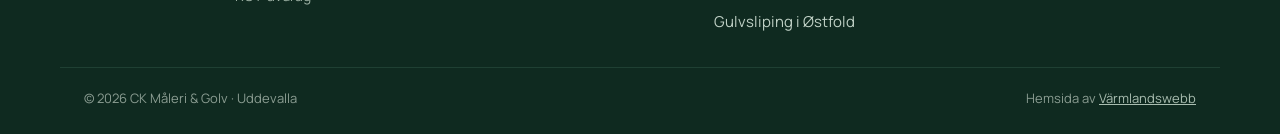
<file: golvslipning.html>
<!DOCTYPE html>
<html lang="sv">
<head>
<meta charset="utf-8">
<meta name="viewport" content="width=device-width, initial-scale=1">
<title>Golvslipning i Uddevalla och Trestad | CK Måleri & Golv</title>
<meta name="description" content="Vi slipar och behandlar parkett, fiskben och gamla brädgolv i Uddevalla, Trollhättan och Vänersborg. Fast pris, ROT-avdrag och kostnadsfri offert.">
<link rel="canonical" href="https://ckmaleri.se/golvslipning.html">
<meta name="robots" content="index,follow">
<meta property="og:type" content="website">
<meta property="og:locale" content="sv_SE">
<meta property="og:site_name" content="CK Måleri & Golv">
<meta property="og:title" content="Golvslipning i Uddevalla och Trestad | CK Måleri & Golv">
<meta property="og:description" content="Vi slipar och behandlar parkett, fiskben och gamla brädgolv i Uddevalla, Trollhättan och Vänersborg. Fast pris, ROT-avdrag och kostnadsfri offert.">
<meta property="og:url" content="https://ckmaleri.se/golvslipning.html">
<meta property="og:image" content="https://ckmaleri.se/assets/img/og.jpg">
<meta name="twitter:card" content="summary_large_image">
<meta name="theme-color" content="#16382c">
<link rel="icon" href="favicon.svg" type="image/svg+xml">
<link rel="stylesheet" href="assets/styles.css?v=12">
<script type="application/ld+json">{"@context": "https://schema.org", "@graph": [{"@context": "https://schema.org", "@type": "Service", "name": "Golvslipning i Uddevalla och Trestad", "serviceType": "Golvslipning", "description": "Vi slipar och behandlar parkett, fiskben och gamla brädgolv i Uddevalla, Trollhättan och Vänersborg. Fast pris, ROT-avdrag och kostnadsfri offert.", "url": "https://ckmaleri.se/golvslipning.html", "provider": {"@type": "HousePainter", "name": "CK Måleri & Golv", "telephone": "+46 737 03 37 17", "url": "https://ckmaleri.se/"}, "areaServed": [{"@type": "City", "name": "Uddevalla"}, {"@type": "City", "name": "Trollhättan"}, {"@type": "City", "name": "Vänersborg"}, {"@type": "City", "name": "Ljungskile"}, {"@type": "City", "name": "Munkedal"}, {"@type": "City", "name": "Färgelanda"}, {"@type": "City", "name": "Lilla Edet"}, {"@type": "City", "name": "Stenungsund"}, {"@type": "City", "name": "Tjörn"}, {"@type": "City", "name": "Orust"}, {"@type": "City", "name": "Lysekil"}, {"@type": "City", "name": "Åmål"}, {"@type": "City", "name": "Strömstad"}, {"@type": "City", "name": "Lidköping"}]}, {"@context": "https://schema.org", "@type": "BreadcrumbList", "itemListElement": [{"@type": "ListItem", "position": 1, "name": "Start", "item": "https://ckmaleri.se/"}, {"@type": "ListItem", "position": 2, "name": "Golvslipning", "item": "https://ckmaleri.se/golvslipning.html"}]}, {"@type": "FAQPage", "mainEntity": [{"@type": "Question", "name": "Behöver jag flytta ut medan ni slipar?", "acceptedAnswer": {"@type": "Answer", "text": "Möbler flyttar vi undan tillsammans. Du behöver inte flytta ut, men räkna med att rummet inte går att använda under själva slipningen och torktiden."}}, {"@type": "Question", "name": "Luktar det mycket?", "acceptedAnswer": {"@type": "Answer", "text": "Vattenbaserad lack och olja luktar betydligt mindre än de gamla lösningsmedlen. Vi vädrar under arbetet och säger till om ett rum behöver stå tomt över natten."}}, {"@type": "Question", "name": "Hur länge håller en slipning?", "acceptedAnswer": {"@type": "Answer", "text": "Så länge ytbehandlingen klarar sig. Lack i hall och kök slits snabbare — då kan man bättra eller lägga ett nytt lager utan att slipa om allt."}}, {"@type": "Question", "name": "Går det att slippa dammet?", "acceptedAnswer": {"@type": "Answer", "text": "Det mesta fångas i maskinen. Vi maskerar dörrar och täcker ytor, men helt dammfritt blir det aldrig. Räknas med ärlig inställning, inte löften."}}]}]}</script>
</head>
<body>
<a class="skip" href="#main">Hoppa till innehåll</a>
<div class="topbar">
  <div class="wrap">
    <a href="tel:+46737033717"><svg width="15" height="15" viewBox="0 0 24 24" fill="none" stroke="currentColor" stroke-width="2" stroke-linecap="round" aria-hidden="true"><path d="M22 16.9v3a2 2 0 0 1-2.2 2 19.8 19.8 0 0 1-8.6-3.1 19.5 19.5 0 0 1-6-6A19.8 19.8 0 0 1 2.1 4.2 2 2 0 0 1 4.1 2h3a2 2 0 0 1 2 1.7c.1 1 .4 1.9.7 2.8a2 2 0 0 1-.5 2.1L8.1 9.9a16 16 0 0 0 6 6l1.3-1.2a2 2 0 0 1 2.1-.5c.9.3 1.8.6 2.8.7a2 2 0 0 1 1.7 2Z"/></svg> 073-703 37 17</a>
    <a href="mailto:ckmaleri@gmail.com">ckmaleri@gmail.com</a>
    <span class="right">Trestad · Fyrbodal · kostnadsfri offert</span>
  </div>
</div>
<header class="site-header">
  <div class="wrap header-inner">
    <a class="brand" href="./"><img class="brand-logo" src="assets/img/logo.webp" alt="CK Måleri & Golv" width="1400" height="582"></a>
    <button class="nav-toggle" aria-expanded="false" aria-controls="nav">Meny</button>
    <nav class="nav" id="nav" aria-label="Huvudmeny"><a href="golvslipning.html" aria-current="page">Golvslipning</a><a href="maleri-och-tapet.html">Måleri & tapet</a><a href="microcement.html">Microcement</a><a href="plattsattning.html">Plattsättning</a><a href="./#jobb">Våra jobb</a><a href="./#fragor">Frågor</a><a href="./#kontakt">Kontakt</a><div class="nav-cta"><a class="btn btn-primary" href="./#kontakt">Begär kostnadsfri offert <span class="arrow">→</span></a><a class="btn btn-outline nav-cta-call" href="tel:+46737033717">Ring 073-703 37 17</a></div></nav>
    <div class="header-cta">
      <a class="header-phone" href="tel:+46737033717">073-703 37 17</a>
      <a class="btn btn-primary" href="./#kontakt">Begär offert</a>
    </div>
  </div>
</header>
<a class="ring-tab" href="tel:+46737033717" aria-label="Ring 073-703 37 17"><svg width="15" height="15" viewBox="0 0 24 24" fill="none" stroke="currentColor" stroke-width="2" stroke-linecap="round" aria-hidden="true"><path d="M22 16.9v3a2 2 0 0 1-2.2 2 19.8 19.8 0 0 1-8.6-3.1 19.5 19.5 0 0 1-6-6A19.8 19.8 0 0 1 2.1 4.2 2 2 0 0 1 4.1 2h3a2 2 0 0 1 2 1.7c.1 1 .4 1.9.7 2.8a2 2 0 0 1-.5 2.1L8.1 9.9a16 16 0 0 0 6 6l1.3-1.2a2 2 0 0 1 2.1-.5c.9.3 1.8.6 2.8.7a2 2 0 0 1 1.7 2Z"/></svg> RING 073-703 37 17</a>

<main id="main">
<section class="page-head">
  <div class="page-head-bg"><img src="assets/img/banner-golv.webp" alt="Tomt rum med nyslipat trägolv i ljusinfall från fönstren" width="1600" height="800"></div>
  <div class="page-head-overlay"></div>
  <div class="wrap">
    <nav class="crumbs" aria-label="Brödsmulor"><a href="./">Start</a><span>/</span>Golvslipning</nav>
    <p class="eyebrow" style="margin-top:22px">Tjänst · Uddevalla &amp; Trestad</p>
    <h1>Slipning som får <em>ditt</em> golv att se nytt ut</h1>
    <p class="lead">Under repor och grå yta ligger nästan alltid ett bra trägolv. Vi slipar fram det och behandlar det — lack, olja eller pigment.</p>
    <div class="page-head-cta">
      <a class="btn btn-primary" href="./#kontakt">Begär kostnadsfri offert <span class="arrow">→</span></a>
      <a class="btn btn-light" href="tel:+46737033717">Ring 073-703 37 17</a>
    </div>
  </div>
</section>

<section class="section">
  <div class="wrap two-col prose">
    <div>
      <h2>Golvslipning — så gör vi</h2>
      <p>Ett trägolv som legat i trettio år har tjockt nog med trä kvar för att slipas om flera gånger. Det är därför ett gammalt golv ofta blir vackrare än ett nytt: årsringarna, mönstret och dimensionerna finns redan.</p><p>Vi börjar med att titta på underlaget. Är trät fuktskadat, genomgånget eller ligger det ojämnt i förhållande till resten av huset säger vi det innan vi börjar — hellre ett tråkigt besked i tid än en överraskning halvvägs.</p><p>Sedan slipar vi i flera steg, spacklar springor och kvistar, och behandlar ytan. Matt lack tål mer än folk tror, olja ger en mer levande yta som går att bättra lokalt. Vi går igenom skillnaden med dig, för det är du som ska leva med golvet.</p>
    </div>
    <div>
      <div class="price-box"><p><strong>Priset sätts efter besiktning.</strong> Vi ger ett riktmärke direkt på telefon och ett fast pris när vi sett ytan. ROT-avdrag drar vi av direkt på fakturan där det gäller.</p><p class="price-cta"><a href="./#kontakt">Begär ett prisförslag här <span class="arrow">→</span></a></p></div>
      <h3>Det här ingår</h3>
      <ul class="checks"><li>Kostnadsfri bedömning av golvet på plats</li><li>Slipning i flera steg, inte bara en övergång</li><li>Spackling av springor och kvistar</li><li>Kant- och trösklar slipas för hand</li><li>Lack, olja, hårdvax eller pigment</li><li>Trappor och mindre ytor tas med samma besök</li><li>Dammsugning och avtorkning efteråt</li></ul>
      <p><a class="btn btn-primary" href="./#kontakt">Begär kostnadsfri offert <span class="arrow">→</span></a></p>
    </div>
  </div>
</section>

<section class="section section-alt">
  <div class="wrap">
    <p class="eyebrow">Arbetsgång</p>
    <h2>Från första samtal till <em>färdigt resultat</em></h2>
    <ol class="steps"><li><span class="step-num">1</span><h3>Hör av dig</h3><p>Ring eller skicka några rader om ytan — kvadratmeter, träslag och hur golvet ser ut i dag.</p></li><li><span class="step-num">2</span><h3>Vi tittar på golvet</h3><p>Vi kommer ut, känner på trät och säger vad som är möjligt. Det kostar ingenting.</p></li><li><span class="step-num">3</span><h3>Fast pris och datum</h3><p>Du får skriftligt pris och en tid. Sedan slipar vi, behandlar och städar.</p></li></ol>
  </div>
</section>

<section class="section">
  <div class="wrap narrow">
    <p class="eyebrow">Frågor om golvslipning</p>
    <h2>Vanliga frågor</h2>
    <details><summary>Behöver jag flytta ut medan ni slipar?</summary><p>Möbler flyttar vi undan tillsammans. Du behöver inte flytta ut, men räkna med att rummet inte går att använda under själva slipningen och torktiden.</p></details><details><summary>Luktar det mycket?</summary><p>Vattenbaserad lack och olja luktar betydligt mindre än de gamla lösningsmedlen. Vi vädrar under arbetet och säger till om ett rum behöver stå tomt över natten.</p></details><details><summary>Hur länge håller en slipning?</summary><p>Så länge ytbehandlingen klarar sig. Lack i hall och kök slits snabbare — då kan man bättra eller lägga ett nytt lager utan att slipa om allt.</p></details><details><summary>Går det att slippa dammet?</summary><p>Det mesta fångas i maskinen. Vi maskerar dörrar och täcker ytor, men helt dammfritt blir det aldrig. Räknas med ärlig inställning, inte löften.</p></details>
  </div>
</section>

<section class="section section-alt">
  <div class="wrap">
    <p class="eyebrow">Mer vi gör</p>
    <h2>Andra tjänster</h2>
    <div class="svc-grid" style="grid-template-columns:repeat(3,1fr)"><a class="svc" href="maleri-och-tapet.html"><div class="svc-body"><h3>Måleri &amp; tapet</h3><p>Väggar, tak, fönster och fasad — spacklat och grundat ordentligt.</p><span class="svc-more">Läs mer <span class="arrow">→</span></span></div></a><a class="svc" href="microcement.html"><div class="svc-body"><h3>Microcement</h3><p>Fogfria golv och väggar i badrum och kök.</p><span class="svc-more">Läs mer <span class="arrow">→</span></span></div></a><a class="svc" href="plattsattning.html"><div class="svc-body"><h3>Plattsättning</h3><p>Kakel och klinker med tätskikt som håller.</p><span class="svc-more">Läs mer <span class="arrow">→</span></span></div></a></div>
  </div>
</section>

<section class="section section-alt">
  <div class="wrap">
    <p class="eyebrow">Från jobb</p>
    <h2>Bilder från <em>riktiga</em> jobb</h2>
    <div class="gallery">
      <figure class="fig">
        <img src="assets/img/golv-maskiner.webp" alt="Två Bona-golvslipmaskiner på ett fiskbensgolv i ek" loading="lazy" width="800" height="600">
        <figcaption><b>Maskinerna på plats</b><br>Rätt maskin ger jämn yta — fel maskin ger ränder.</figcaption>
      </figure>
      <figure class="fig">
        <img src="assets/img/golv-halvvag.webp" alt="Trägolv halvvägs genom slipning med maskin i bild" loading="lazy" width="800" height="600">
        <figcaption><b>Halvvägs</b><br>Vänster sida klar, höger kvar ner till rent trä.</figcaption>
      </figure>
      <figure class="fig">
        <img src="assets/img/jobb-lackning.webp" alt="Roller och burk med Bona Mega EVO på ett nylackat trägolv" loading="lazy" width="800" height="600">
        <figcaption><b>Sista strykningen</b><br>Lacken läggs i tunna lager, annars blir ytan ojämn.</figcaption>
      </figure>
      <figure class="fig">
        <img src="assets/img/golv-elegant.webp" alt="Parkettgolv och kristallkrona i ett äldre rum med två slipmaskiner" loading="lazy" width="800" height="600">
        <figcaption><b>Vardagsrummet</b><br>Gammal parkett i hela rummet — maskinerna framme vid fönstren.</figcaption>
      </figure>
      <figure class="fig">
        <img src="assets/img/golv-loft.webp" alt="Golvslipmaskin på ett gammalt brädgolv uppe på en vind" loading="lazy" width="800" height="600">
        <figcaption><b>Vinden</b><br>Gammalt brädgolv, slipat i trångt utrymme med sluttande tak.</figcaption>
      </figure>
      <figure class="fig">
        <img src="assets/img/golv-vit.webp" alt="Färdigbehandlat furugolv med element vid väggen" loading="lazy" width="800" height="600">
        <figcaption><b>Färdigt</b><br>Slipat, behandlat och avdammat — klart att möblera.</figcaption>
      </figure>
    </div>
  </div>
</section>

<section class="section">
  <div class="wrap">
    <div class="cta-band">
      <div>
        <h2>Kostnadsfri offert på golvslipning</h2>
        <p style="margin:6px 0 0;color:#cfe3d6">Skicka några rader om ytan, eller ring — vi svarar samma dag.</p>
      </div>
      <div style="display:flex;gap:12px;flex-wrap:wrap">
        <a class="btn btn-primary" href="./#kontakt">Begär offert</a>
        <a class="btn btn-light" href="tel:+46737033717">073-703 37 17</a>
      </div>
    </div>
  </div>
</section>
</main>
<footer class="site-footer">
  <div class="wrap footer-grid">
    <div class="footer-brand">
      <img class="brand-logo footer-logo" src="assets/img/logo.webp" alt="CK Måleri & Golv" width="1400" height="582">
      <div>
        <strong>CK Måleri & Golv</strong>
        <p>Golvslipning, måleri, microcement och plattsättning i Trestad och Fyrbodal.<br>
        Föreningsgatan 12, 451 52 Uddevalla<br>
        Över 15 års erfarenhet · Försäkrade · GVK-auktoriserade · F-skatt · ROT-avdrag</p>
      </div>
    </div>
    <div class="footer-col">
      <strong>Tjänster</strong>
      <a href="golvslipning.html">Golvslipning</a>
      <a href="maleri-och-tapet.html">Måleri &amp; tapet</a>
      <a href="microcement.html">Microcement</a>
      <a href="plattsattning.html">Plattsättning</a>
    </div>
    <div class="footer-col">
      <strong>Områden</strong>
      <a href="./#omraden">Uddevalla</a>
      <a href="./#omraden">Trollhättan</a>
      <a href="./#omraden">Vänersborg</a>
      <a href="./#omraden">Ljungskile</a>
      <a href="halden.html">Halden</a>
      <a href="sarpsborg.html">Sarpsborg</a>
      <a href="fredrikstad.html">Fredrikstad</a>
      <a href="gulvsliping.html">Gulvsliping i Østfold</a>
    </div>
    <div class="footer-col">
      <strong>Kontakt</strong>
      <a href="tel:+46737033717">073-703 37 17</a>
      <a href="mailto:ckmaleri@gmail.com">ckmaleri@gmail.com</a>
      <a href="https://www.instagram.com/ckmaleri/" rel="noopener">@ckmaleri på Instagram</a>
      <a href="https://www.facebook.com/p/CK-M%C3%A5leri-Golv-100068038089752/" rel="noopener">CK Måleri &amp; Golv på Facebook</a>
      <a href="integritetspolicy.html">Integritetspolicy</a>
    </div>
  </div>
  <div class="wrap footer-bottom">
    <span>© <span id="ar">2026</span> CK Måleri & Golv · Uddevalla</span>
    <span>Hemsida av <a href="https://varmlandswebb.se" rel="noopener">Värmlandswebb</a></span>
  </div>
</footer>
<script src="assets/app.js?v=11" defer></script>
</body>
</html>
</file>
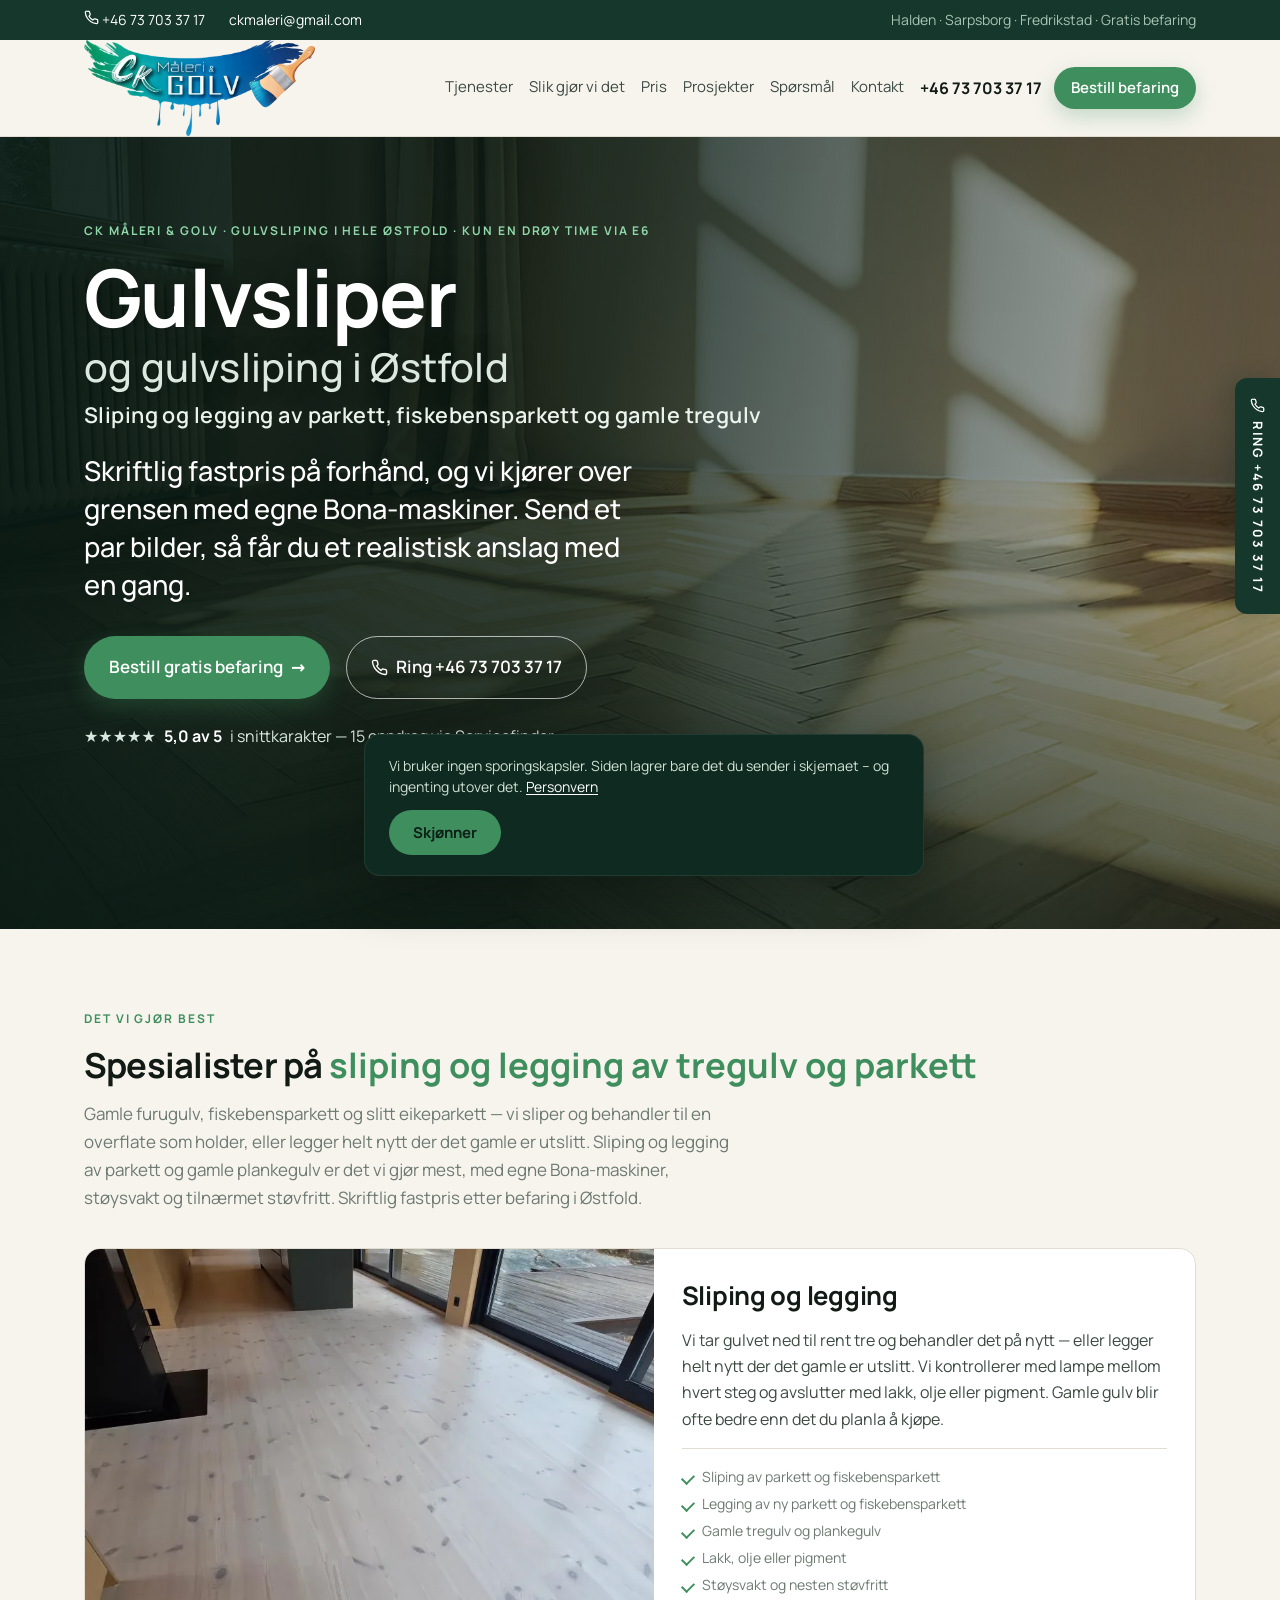
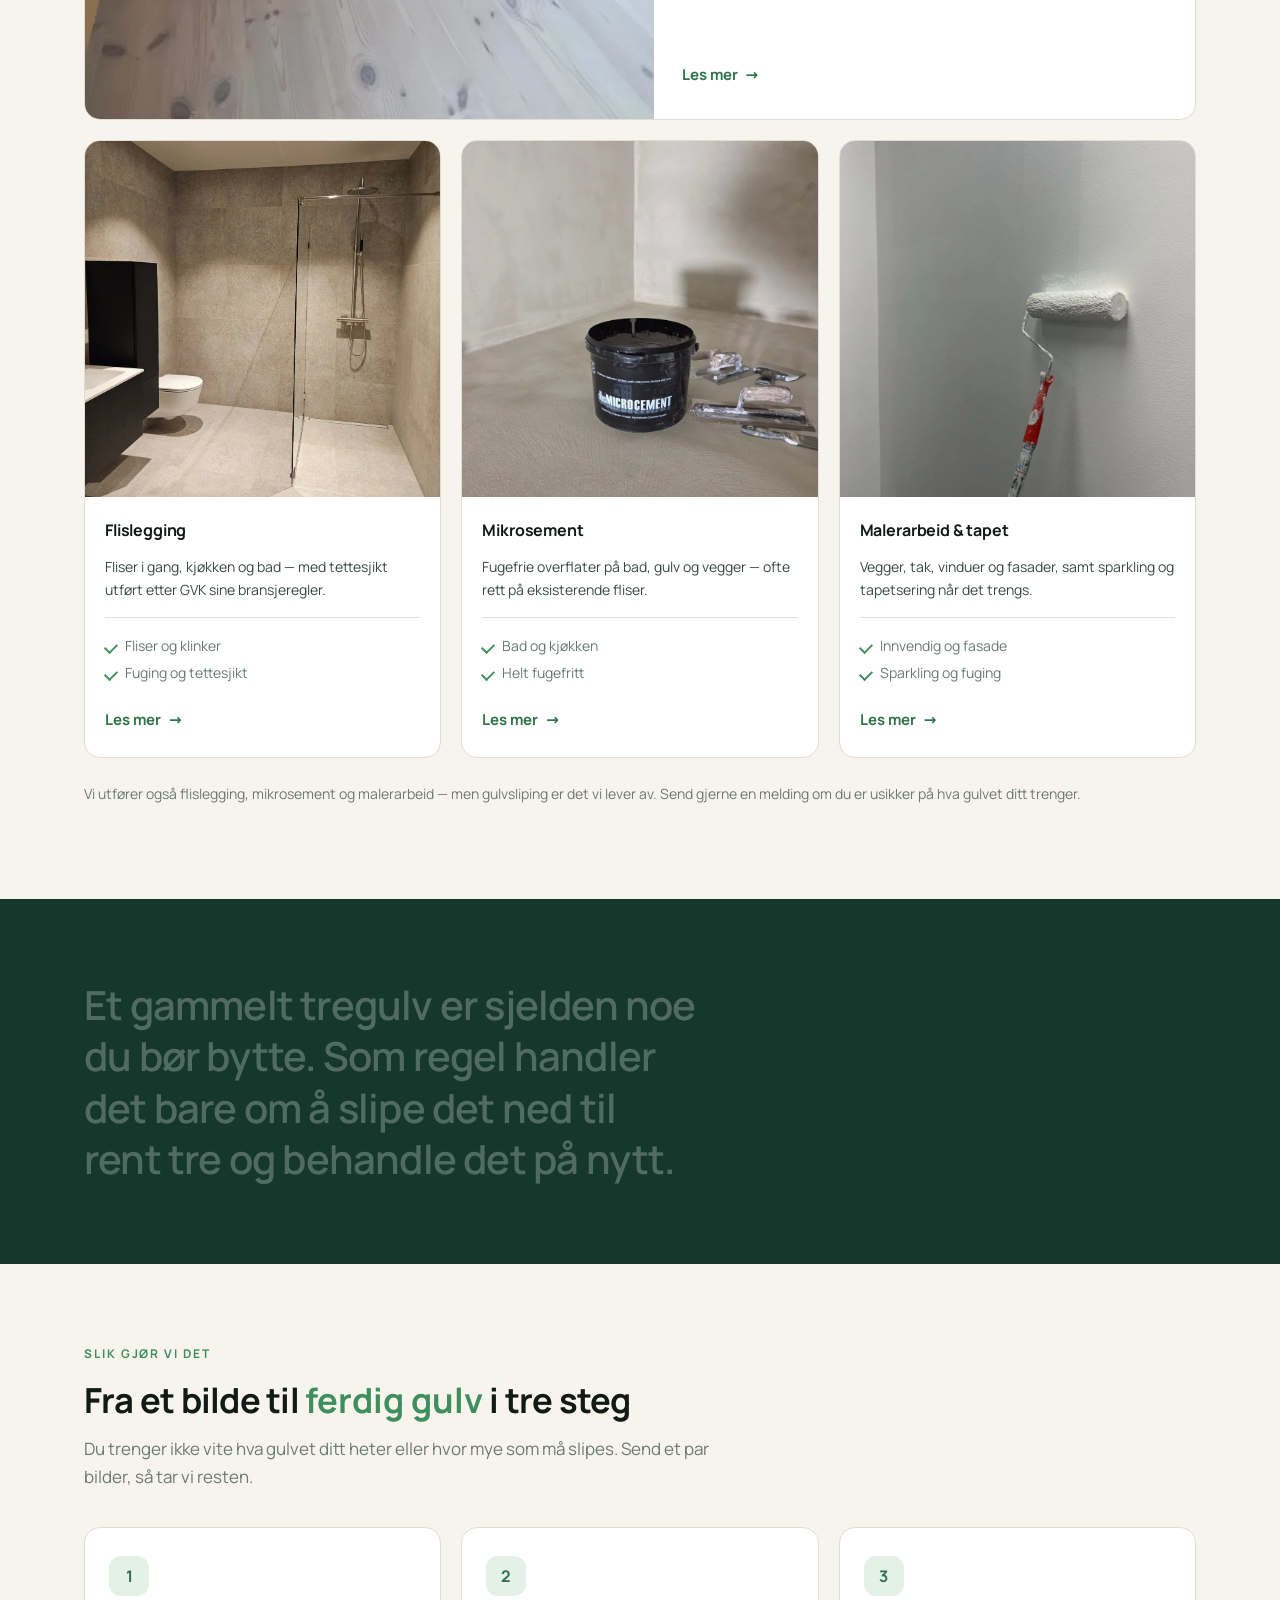
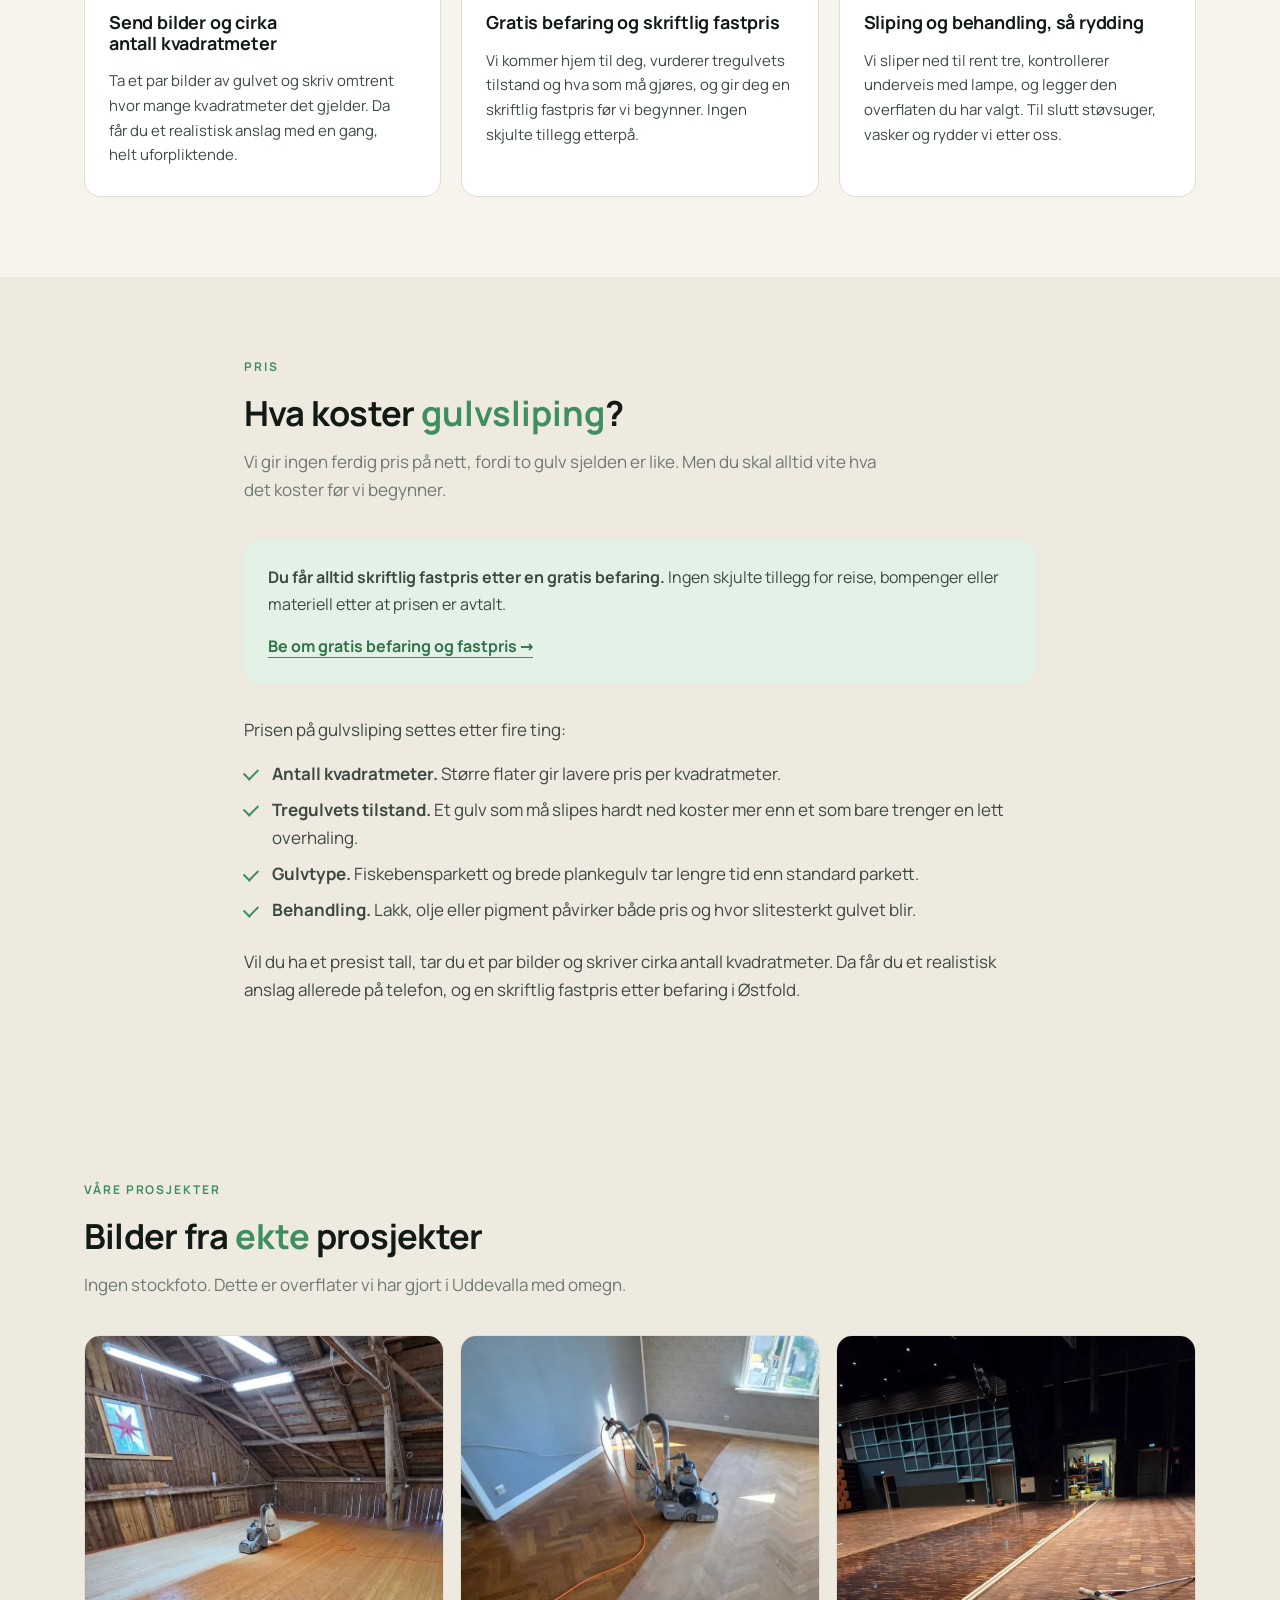
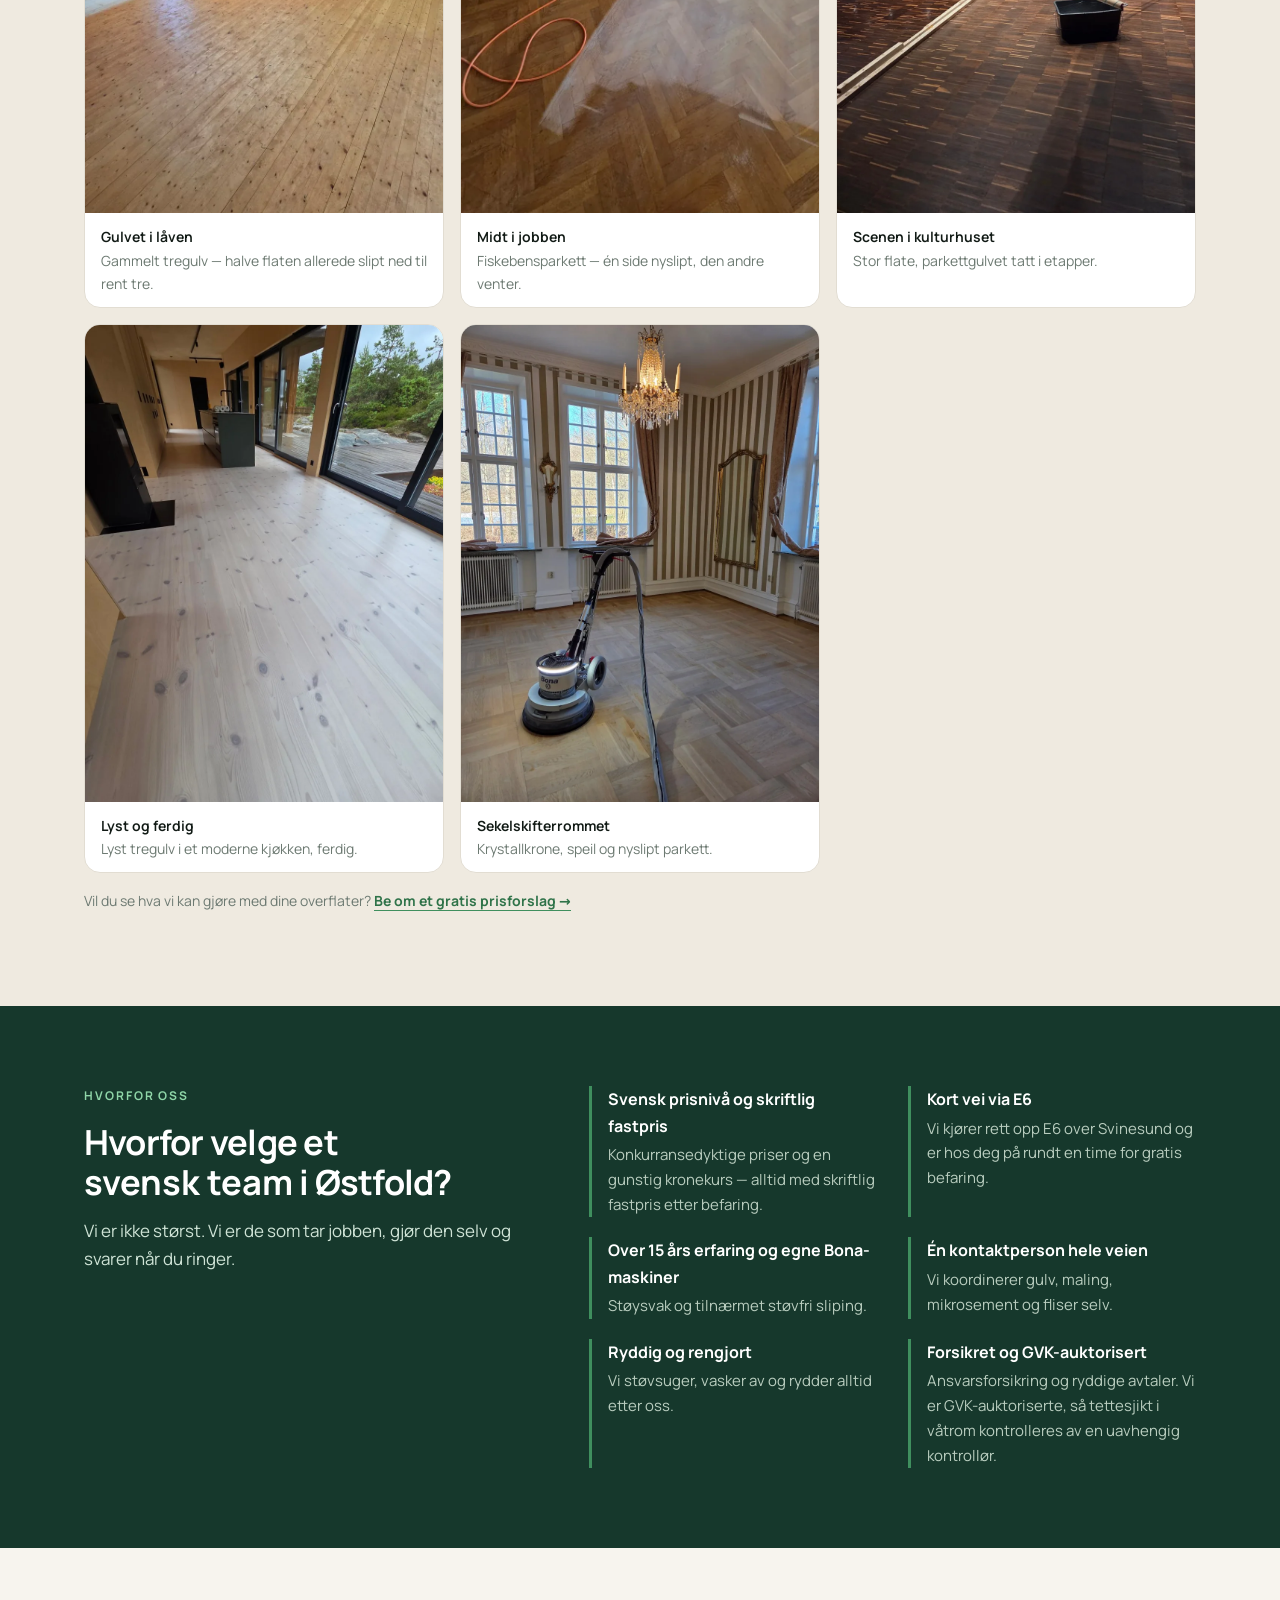
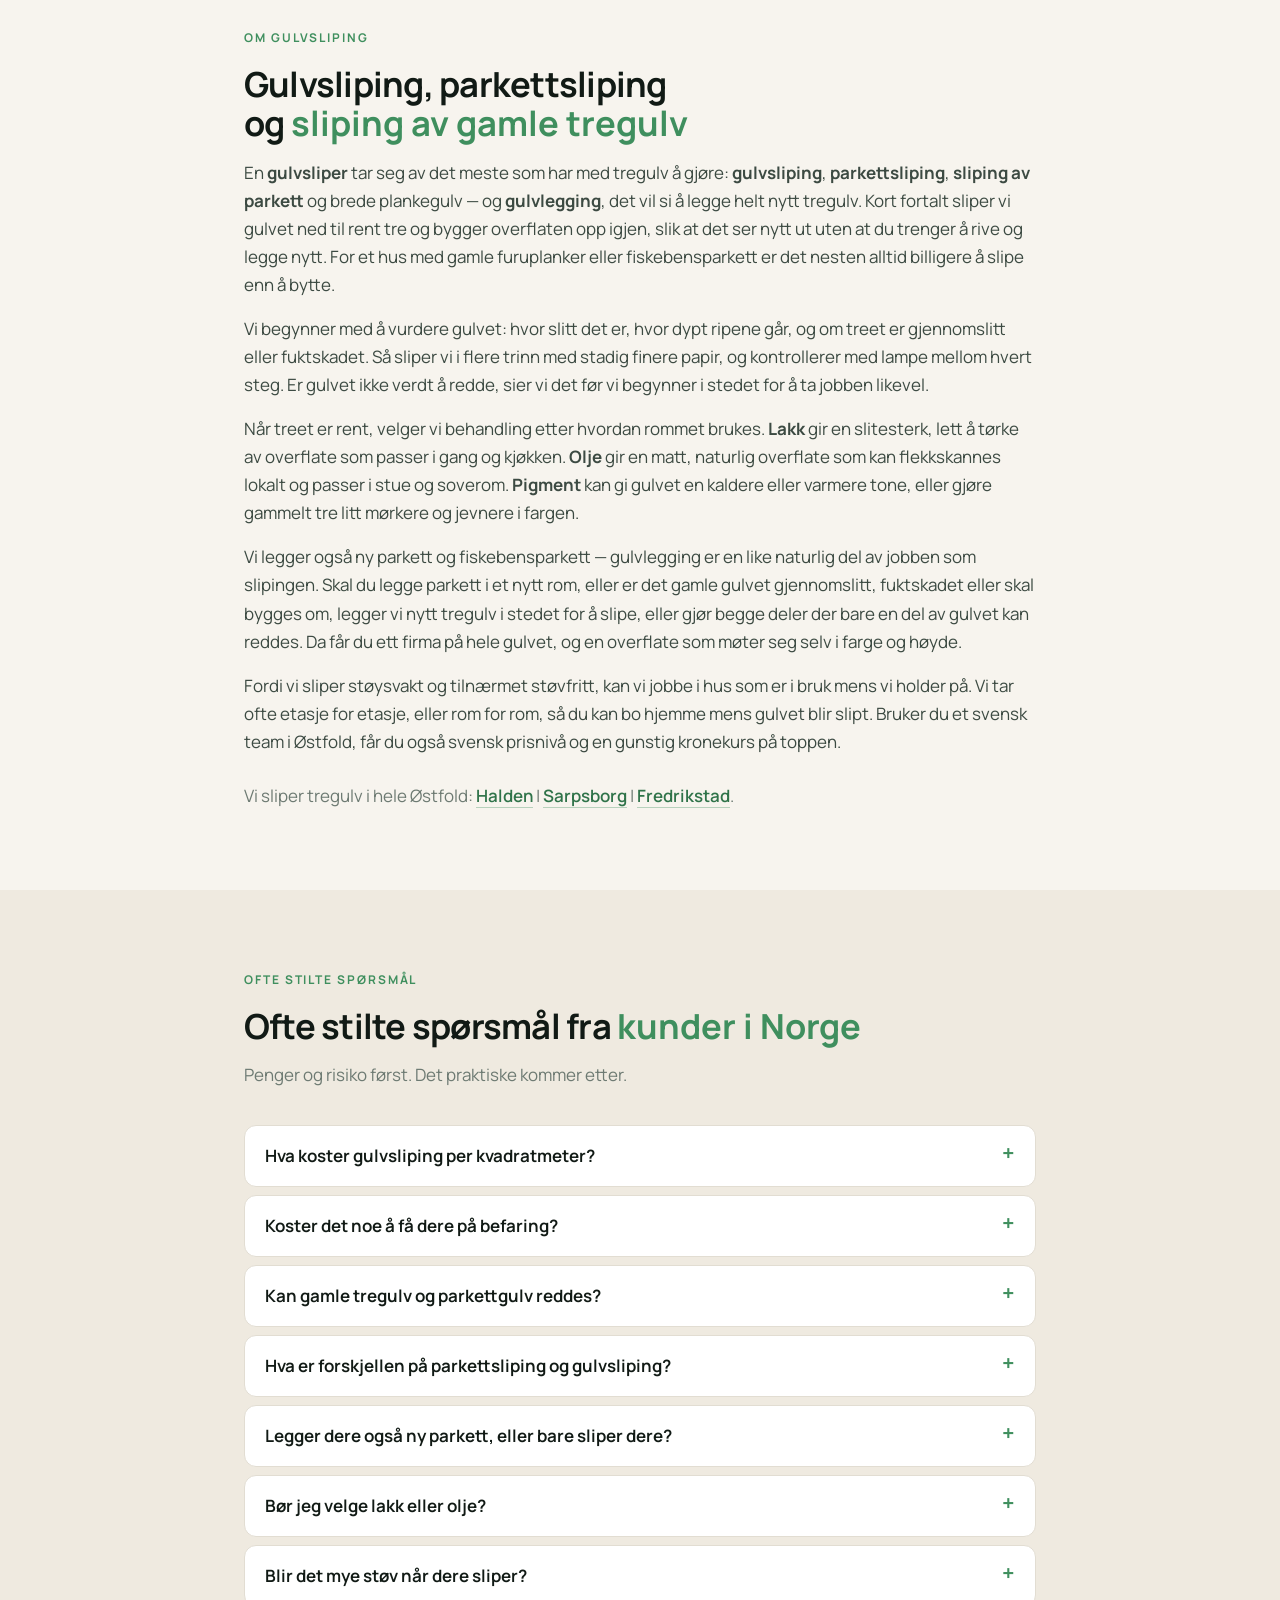
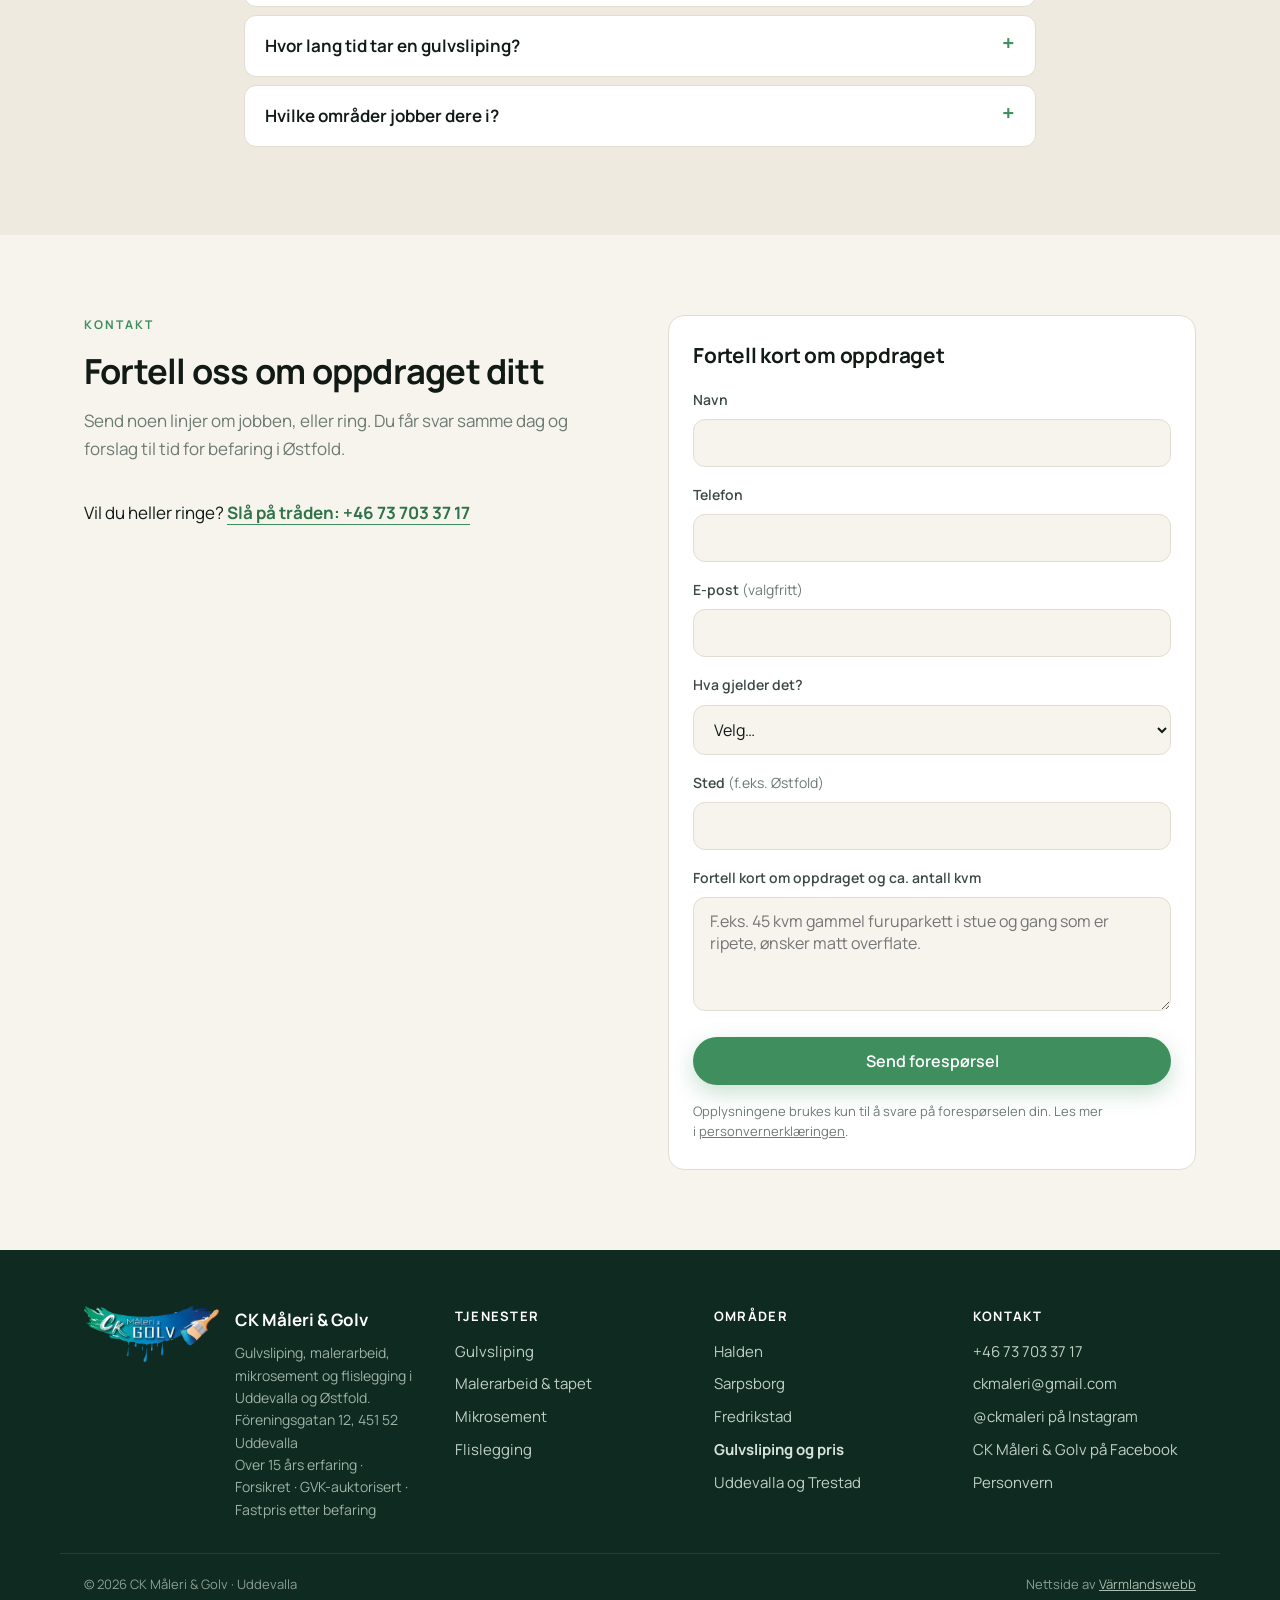
<file: gulvsliping.html>
<!DOCTYPE html>
<html lang="nb">
<head>
<meta charset="utf-8">
<meta name="viewport" content="width=device-width, initial-scale=1">
<title>Gulvsliper og gulvsliping — legging og pris | CK Måleri</title>
<meta name="description" content="Vi sliper og legger parkett, fiskebensparkett og gamle tregulv i Østfold. Skriftlig fastpris etter gratis befaring. Se hva gulvsliping og gulvlegging koster.">
<link rel="canonical" href="https://ckmaleri.se/gulvsliping.html">
<meta name="robots" content="index,follow">
<meta property="og:type" content="website">
<meta property="og:locale" content="nb_NO">
<meta property="og:site_name" content="CK Måleri &amp; Golv">
<meta property="og:title" content="Gulvsliper og gulvsliping — legging og pris | CK Måleri">
<meta property="og:description" content="Vi sliper og legger parkett, fiskebensparkett og gamle tregulv i Østfold. Skriftlig fastpris etter gratis befaring. Se hva gulvsliping og gulvlegging koster.">
<meta property="og:url" content="https://ckmaleri.se/gulvsliping.html">
<meta property="og:image" content="https://ckmaleri.se/assets/img/og.jpg">
<meta name="twitter:card" content="summary_large_image">
<meta name="theme-color" content="#16382c">
<link rel="icon" href="favicon.svg" type="image/svg+xml">
<link rel="stylesheet" href="assets/styles.css?v=12">
<script type="application/ld+json">{"@context":"https://schema.org","@type":"LocalBusiness","@id":"https://ckmaleri.se/gulvsliping.html#business","name":"CK Måleri & Golv","url":"https://ckmaleri.se/gulvsliping.html","image":"https://ckmaleri.se/assets/img/og.jpg","description":"Gulvsliping, parkettsliping og sliping av gamle tregulv i hele Østfold — utført av CK Måleri & Golv fra Uddevalla, med over 15 års erfaring.","telephone":"+46737033717","email":"ckmaleri@gmail.com","priceRange":"Fastpris etter befaring","address":{"@type":"PostalAddress","streetAddress":"Föreningsgatan 12","postalCode":"451 52","addressLocality":"Uddevalla","addressCountry":"SE"},"areaServed":[{"@type":"AdministrativeArea","name":"Østfold"},{"@type":"City","name":"Halden"},{"@type":"City","name":"Sarpsborg"},{"@type":"City","name":"Fredrikstad"},{"@type":"City","name":"Hvaler"}],"openingHoursSpecification":[{"@type":"OpeningHoursSpecification","dayOfWeek":["Monday","Tuesday","Wednesday","Thursday","Friday"],"opens":"07:00","closes":"20:00"}],"sameAs":["https://www.instagram.com/ckmaleri/","https://www.facebook.com/p/CK-M%C3%A5leri-Golv-100068038089752/"],"parentOrganization":{"@type":"Organization","name":"CK Måleri & Golv","url":"https://ckmaleri.se/"}}</script>
<script type="application/ld+json">{"@context":"https://schema.org","@type":"FAQPage","mainEntity":[{"@type":"Question","name":"Hva koster gulvsliping per kvadratmeter?","acceptedAnswer":{"@type":"Answer","text":"Det avhenger av tregulvets tilstand, hvor mye som må slipes ned og hvilken behandling du velger. Du får et realistisk anslag på telefon, og en skriftlig fastpris etter en gratis befaring. Slik vet du nøyaktig hva jobben koster før vi starter."}},{"@type":"Question","name":"Koster det noe å få dere på befaring?","acceptedAnswer":{"@type":"Answer","text":"Nei, befaring og pristilbud er helt gratis og uforpliktende. Vurderer du å slipe gulvet, kommer vi hjem til deg og ser på det uten at det koster noe."}},{"@type":"Question","name":"Kan gamle tregulv og parkettgulv reddes?","acceptedAnswer":{"@type":"Answer","text":"Nesten alltid. Så lenge treet ikke er gjennomslitt eller fuktskadet, går det å slipe fram en frisk overflate. Er gulvet likevel ikke verdt pengene, sier vi det før vi begynner."}},{"@type":"Question","name":"Hva er forskjellen på parkettsliping og gulvsliping?","acceptedAnswer":{"@type":"Answer","text":"Det er i praksis det samme arbeidet på to ulike navn. Parkettsliping brukes oftest om fiskebensparkett og tynnere parkett, mens gulvsliping dekker all sliping av tregulv, også brede plankegulv og furugulv. Metoden er den samme: ned til rent tre og så behandling."}},{"@type":"Question","name":"Legger dere også ny parkett, eller bare sliper dere?","acceptedAnswer":{"@type":"Answer","text":"Begge deler. Vi sliper og behandler eksisterende tregulv, og vi legger ny parkett og fiskebensparkett der det gamle er utslitt eller skal bygges om. Du får én leverandør på hele gulvet, enten det skal slipes eller legges nytt."}},{"@type":"Question","name":"Bør jeg velge lakk eller olje?","acceptedAnswer":{"@type":"Answer","text":"Lakk er mest slitesterkt og enkelt å tørke av, og passer best der det er mye trafikk, som i gang og kjøkken. Olje gir en matt, naturlig overflate som kan flekkskannes lokalt, og passer i stue og soverom. Vi hjelper deg å velge ut fra hvordan rommet brukes."}},{"@type":"Question","name":"Blir det mye støv når dere sliper?","acceptedAnswer":{"@type":"Answer","text":"Vi sliper støysvakt og tilnærmet støvfritt med egne Bona-maskiner, og støvsuger og rydder etter oss. Vi kan jobbe rom for rom, så du kan bo hjemme mens jobben pågår."}},{"@type":"Question","name":"Hvor lang tid tar en gulvsliping?","acceptedAnswer":{"@type":"Answer","text":"En vanlig stue eller leilighet på rundt 40 til 60 kvadratmeter tar som regel en til to dager, avhengig av tilstand og behandling. Vi setter av sammenhengende dager, så vi blir ferdige i én runde."}},{"@type":"Question","name":"Hvilke områder jobber dere i?","acceptedAnswer":{"@type":"Answer","text":"Vi holder til i Uddevalla og kjører over grensen til hele Østfold: Halden, Sarpsborg, Fredrikstad og Hvaler, inkludert Tistedal, Skjeberg, Kråkerøy og Onsøy. Vi er hos deg på rundt en time via E6 og Svinesund."}}]}</script>
</head>
<body>
<a class="skip" href="#main">Hopp til innhold</a>
<div class="topbar">
  <div class="wrap">
    <a href="tel:+46737033717"><svg width="15" height="15" viewBox="0 0 24 24" fill="none" stroke="currentColor" stroke-width="2" stroke-linecap="round" aria-hidden="true"><path d="M22 16.9v3a2 2 0 0 1-2.2 2 19.8 19.8 0 0 1-8.6-3.1 19.5 19.5 0 0 1-6-6A19.8 19.8 0 0 1 2.1 4.2 2 2 0 0 1 4.1 2h3a2 2 0 0 1 2 1.7c.1 1 .4 1.9.7 2.8a2 2 0 0 1-.5 2.1L8.1 9.9a16 16 0 0 0 6 6l1.3-1.2a2 2 0 0 1 2.1-.5c.9.3 1.8.6 2.8.7a2 2 0 0 1 1.7 2Z"/></svg> +46 73 703 37 17</a>
    <a href="mailto:ckmaleri@gmail.com">ckmaleri@gmail.com</a>
    <span class="right">Halden · Sarpsborg · Fredrikstad · Gratis befaring</span>
  </div>
</div>
<header class="site-header">
  <div class="wrap header-inner">
    <a class="brand" href="./"><img class="brand-logo" src="assets/img/logo.webp" alt="CK Måleri &amp; Golv" width="1400" height="582"></a>
    <button class="nav-toggle" aria-expanded="false" aria-controls="nav">Meny</button>
    <nav class="nav" id="nav" aria-label="Hovedmeny"><a href="#tjenester">Tjenester</a><a href="#slik">Slik gjør vi det</a><a href="#pris">Pris</a><a href="#prosjekter">Prosjekter</a><a href="#faq">Spørsmål</a><a href="#kontakt">Kontakt</a><div class="nav-cta"><a class="btn btn-primary" href="#kontakt">Bestill gratis befaring <span class="arrow">→</span></a><a class="btn btn-outline nav-cta-call" href="tel:+46737033717">Ring +46 73 703 37 17</a></div></nav>
    <div class="header-cta">
      <a class="header-phone" href="tel:+46737033717">+46 73 703 37 17</a>
      <a class="btn btn-primary" href="#kontakt">Bestill befaring</a>
    </div>
  </div>
</header>
<a class="ring-tab" href="tel:+46737033717" aria-label="Ring +46 73 703 37 17"><svg width="15" height="15" viewBox="0 0 24 24" fill="none" stroke="currentColor" stroke-width="2" stroke-linecap="round" aria-hidden="true"><path d="M22 16.9v3a2 2 0 0 1-2.2 2 19.8 19.8 0 0 1-8.6-3.1 19.5 19.5 0 0 1-6-6A19.8 19.8 0 0 1 2.1 4.2 2 2 0 0 1 4.1 2h3a2 2 0 0 1 2 1.7c.1 1 .4 1.9.7 2.8a2 2 0 0 1-.5 2.1L8.1 9.9a16 16 0 0 0 6 6l1.3-1.2a2 2 0 0 1 2.1-.5c.9.3 1.8.6 2.8.7a2 2 0 0 1 1.7 2Z"/></svg> RING +46 73 703 37 17</a>

<main id="main">
<section class="hero">
  <div class="hero-bg"><video autoplay muted loop playsinline preload="auto" poster="assets/img/hero.webp"><source src="assets/video.webm" type="video/webm"><source src="assets/video.mp4" type="video/mp4"></video></div>
  <div class="hero-overlay"></div>
  <div class="wrap hero-inner">
    <div class="hero-copy">
      <p class="eyebrow hero-eyebrow">CK Måleri &amp; Golv · Gulvsliping i hele Østfold · Kun en drøy time via E6</p>
      <h1 class="hero-title">Gulvsliper<span class="hero-title-sub">og gulvsliping i Østfold</span></h1>
      <p class="hero-sub">Sliping og legging av parkett, fiskebensparkett og gamle tregulv</p>
      <p class="hero-tag">Skriftlig fastpris på forhånd, og vi kjører over grensen med egne Bona-maskiner. Send et par bilder, så får du et realistisk anslag med en gang.</p>
      <div class="hero-cta">
        <a class="btn btn-primary btn-lg" href="#kontakt">Bestill gratis befaring <span class="arrow">→</span></a>
        <a class="btn btn-outline btn-lg" href="tel:+46737033717"><svg width="17" height="17" viewBox="0 0 24 24" fill="none" stroke="currentColor" stroke-width="2" stroke-linecap="round" aria-hidden="true"><path d="M22 16.9v3a2 2 0 0 1-2.2 2 19.8 19.8 0 0 1-8.6-3.1 19.5 19.5 0 0 1-6-6A19.8 19.8 0 0 1 2.1 4.2 2 2 0 0 1 4.1 2h3a2 2 0 0 1 2 1.7c.1 1 .4 1.9.7 2.8a2 2 0 0 1-.5 2.1L8.1 9.9a16 16 0 0 0 6 6l1.3-1.2a2 2 0 0 1 2.1-.5c.9.3 1.8.6 2.8.7a2 2 0 0 1 1.7 2Z"/></svg> Ring +46 73 703 37 17</a>
      </div>
      <p class="hero-trust">★★★★★ <b>5,0 av 5</b> i snittkarakter — 15 oppdrag via Servicefinder</p>
    </div>
  </div>
</section>

<section class="section" id="tjenester">
  <div class="wrap">
    <p class="eyebrow">Det vi gjør best</p>
    <h2>Spesialister på <em>sliping og legging av tregulv og parkett</em></h2>
    <p class="section-lead">Gamle furugulv, fiskebensparkett og slitt eikeparkett — vi sliper og behandler
      til en overflate som holder, eller legger helt nytt der det gamle er utslitt. Sliping og legging av
      parkett og gamle plankegulv er det vi gjør mest, med egne Bona-maskiner, støysvakt og tilnærmet
      støvfritt. Skriftlig fastpris etter befaring i Østfold.</p>
    <div class="svc-grid svc-grid--floor">
      <a class="svc svc-feature" href="golvslipning.html">
        <img src="assets/img/tj-golv.webp" alt="Lyst ferdigslipet tregulv i et moderne kjøkken" loading="lazy" width="800" height="600">
        <div class="svc-body">
          <h3>Sliping og legging</h3>
          <p>Vi tar gulvet ned til rent tre og behandler det på nytt — eller legger helt nytt der det gamle er utslitt. Vi kontrollerer med lampe mellom hvert steg og avslutter med lakk, olje eller pigment. Gamle gulv blir ofte bedre enn det du planla å kjøpe.</p>
          <ul><li>Sliping av parkett og fiskebensparkett</li><li>Legging av ny parkett og fiskebensparkett</li><li>Gamle tregulv og plankegulv</li><li>Lakk, olje eller pigment</li><li>Støysvakt og nesten støvfritt</li></ul>
          <span class="svc-more">Les mer <span class="arrow">→</span></span>
        </div>
      </a>

      <a class="svc svc--mini" href="plattsattning.html">
        <img src="assets/img/tj-plattsattning.webp" alt="Bad med store grå fliser, vegghengt toalett, servant og glassdusj" loading="lazy" width="600" height="600">
        <div class="svc-body">
          <h3>Flislegging</h3>
          <p>Fliser i gang, kjøkken og bad — med tettesjikt utført etter GVK sine bransjeregler.</p>
          <ul><li>Fliser og klinker</li><li>Fuging og tettesjikt</li></ul>
          <span class="svc-more">Les mer <span class="arrow">→</span></span>
        </div>
      </a>
      <a class="svc svc--mini" href="microcement.html">
        <img src="assets/img/tj-microcement.webp" alt="Bøtte merket Mikrosement og sparkelspader på et nylagt fugefritt gulv" loading="lazy" width="600" height="600">
        <div class="svc-body">
          <h3>Mikrosement</h3>
          <p>Fugefrie overflater på bad, gulv og vegger — ofte rett på eksisterende fliser.</p>
          <ul><li>Bad og kjøkken</li><li>Helt fugefritt</li></ul>
          <span class="svc-more">Les mer <span class="arrow">→</span></span>
        </div>
      </a>
      <a class="svc svc--mini" href="maleri-och-tapet.html">
        <img src="assets/img/tj-maleri.webp" alt="Maleruller som drar lys farge over en jevn vegg" loading="lazy" width="600" height="600">
        <div class="svc-body">
          <h3>Malerarbeid &amp; tapet</h3>
          <p>Vegger, tak, vinduer og fasader, samt sparkling og tapetsering når det trengs.</p>
          <ul><li>Innvendig og fasade</li><li>Sparkling og fuging</li></ul>
          <span class="svc-more">Les mer <span class="arrow">→</span></span>
        </div>
      </a>
    </div>
    <p class="reviews-note" style="margin-top:var(--sp-6)">Vi utfører også flislegging, mikrosement og
      malerarbeid — men gulvsliping er det vi lever av. Send gjerne en melding om du er usikker på hva
      gulvet ditt trenger.</p>
  </div>
</section>

<section class="section section-pine tagline">
  <div class="wrap">
    <p class="tagline-text" data-tagline>Et gammelt tregulv er sjelden noe du bør bytte. Som regel
      handler det bare om å slipe det ned til rent tre og behandle det på nytt.</p>
  </div>
</section>

<section class="section" id="slik">
  <div class="wrap">
    <p class="eyebrow">Slik gjør vi det</p>
    <h2>Fra et bilde til <em>ferdig gulv</em> i tre steg</h2>
    <p class="section-lead">Du trenger ikke vite hva gulvet ditt heter eller hvor mye som må slipes.
      Send et par bilder, så tar vi resten.</p>
    <ol class="steps">
      <li><span class="step-num">1</span><h3>Send bilder og cirka antall kvadratmeter</h3><p>Ta et par bilder av gulvet og skriv omtrent hvor mange kvadratmeter det gjelder. Da får du et realistisk anslag med en gang, helt uforpliktende.</p></li>
      <li><span class="step-num">2</span><h3>Gratis befaring og skriftlig fastpris</h3><p>Vi kommer hjem til deg, vurderer tregulvets tilstand og hva som må gjøres, og gir deg en skriftlig fastpris før vi begynner. Ingen skjulte tillegg etterpå.</p></li>
      <li><span class="step-num">3</span><h3>Sliping og behandling, så rydding</h3><p>Vi sliper ned til rent tre, kontrollerer underveis med lampe, og legger den overflaten du har valgt. Til slutt støvsuger, vasker og rydder vi etter oss.</p></li>
    </ol>
  </div>
</section>

<section class="section section-alt" id="pris">
  <div class="wrap narrow">
    <p class="eyebrow">Pris</p>
    <h2>Hva koster <em>gulvsliping</em>?</h2>
    <p class="section-lead">Vi gir ingen ferdig pris på nett, fordi to gulv sjelden er like. Men du
      skal alltid vite hva det koster før vi begynner.</p>
    <div class="price-box">
      <p><b>Du får alltid skriftlig fastpris etter en gratis befaring.</b> Ingen skjulte tillegg for
        reise, bompenger eller materiell etter at prisen er avtalt.</p>
      <p class="price-cta"><a href="#kontakt">Be om gratis befaring og fastpris <span class="arrow">→</span></a></p>
    </div>
    <div class="prose">
      <p>Prisen på gulvsliping settes etter fire ting:</p>
      <ul class="checks">
        <li><b>Antall kvadratmeter.</b> Større flater gir lavere pris per kvadratmeter.</li>
        <li><b>Tregulvets tilstand.</b> Et gulv som må slipes hardt ned koster mer enn et som bare trenger en lett overhaling.</li>
        <li><b>Gulvtype.</b> Fiskebensparkett og brede plankegulv tar lengre tid enn standard parkett.</li>
        <li><b>Behandling.</b> Lakk, olje eller pigment påvirker både pris og hvor slitesterkt gulvet blir.</li>
      </ul>
      <p>Vil du ha et presist tall, tar du et par bilder og skriver cirka antall kvadratmeter. Da får du
        et realistisk anslag allerede på telefon, og en skriftlig fastpris etter befaring i Østfold.</p>
    </div>
  </div>
</section>

<section class="section section-alt" id="prosjekter">
  <div class="wrap">
    <p class="eyebrow">Våre prosjekter</p>
    <h2>Bilder fra <em>ekte</em> prosjekter</h2>
    <p class="section-lead">Ingen stockfoto. Dette er overflater vi har gjort i Uddevalla med omegn.</p>
    <div class="gallery">
      <figure class="fig">
        <img src="assets/img/jobb-ladugard.webp?v=4" alt="Gulvslipemaskin på et gammelt tregulv i en låve, halve gulvet nyslipt" loading="lazy" width="768" height="1280">
        <figcaption><b>Gulvet i låven</b><br>Gammelt tregulv — halve flaten allerede slipt ned til rent tre.</figcaption>
      </figure>
      <figure class="fig">
        <img src="assets/img/jobb-bona-fiskben.webp?v=3" alt="Fiskebensparkett der den ene halvdelen er slipt og den andre venter, Bona-maskin på gulvet" loading="lazy" width="768" height="1280">
        <figcaption><b>Midt i jobben</b><br>Fiskebensparkett — én side nyslipt, den andre venter.</figcaption>
      </figure>
      <figure class="fig">
        <img src="assets/img/jobb-scen-ny.webp" alt="Parkettgulv i en stor sal med blå veggpaneler under behandling" loading="lazy" width="960" height="1280">
        <figcaption><b>Scenen i kulturhuset</b><br>Stor flate, parkettgulvet tatt i etapper.</figcaption>
      </figure>
      <figure class="fig">
        <img src="assets/img/jobb-kok.webp" alt="Moderne kjøkken med lyst tregulv og store skyvedører" loading="lazy" width="960" height="1280">
        <figcaption><b>Lyst og ferdig</b><br>Lyst tregulv i et moderne kjøkken, ferdig.</figcaption>
      </figure>
      <figure class="fig">
        <img src="assets/img/jobb-krona-ny.webp" alt="Parkettgulv i et sekelskifterom med krystallkrone og speil" loading="lazy" width="960" height="1280">
        <figcaption><b>Sekelskifterrommet</b><br>Krystallkrone, speil og nyslipt parkett.</figcaption>
      </figure>
    </div>
    <p class="reviews-note jobs-cta">Vil du se hva vi kan gjøre med dine overflater?
      <a href="#kontakt">Be om et gratis prisforslag <span class="arrow">→</span></a></p>
  </div>
</section>

<section class="section section-pine" id="hvorfor">
  <div class="wrap two-col">
    <div>
      <p class="eyebrow">Hvorfor oss</p>
      <h2>Hvorfor velge et <em>svensk team</em> i Østfold?</h2>
      <p class="section-lead">Vi er ikke størst. Vi er de som tar jobben, gjør den selv og svarer når du ringer.</p>
    </div>
    <dl class="facts">
      <div><dt>Svensk prisnivå og skriftlig fastpris</dt><dd>Konkurransedyktige priser og en gunstig kronekurs — alltid med skriftlig fastpris etter befaring.</dd></div>
      <div><dt>Kort vei via E6</dt><dd>Vi kjører rett opp E6 over Svinesund og er hos deg på rundt en time for gratis befaring.</dd></div>
      <div><dt>Over 15 års erfaring og egne Bona-maskiner</dt><dd>Støysvak og tilnærmet støvfri sliping.</dd></div>
      <div><dt>Én kontaktperson hele veien</dt><dd>Vi koordinerer gulv, maling, mikrosement og fliser selv.</dd></div>
      <div><dt>Ryddig og rengjort</dt><dd>Vi støvsuger, vasker av og rydder alltid etter oss.</dd></div>
      <div><dt>Forsikret og GVK-auktorisert</dt><dd>Ansvarsforsikring og ryddige avtaler. Vi er GVK-auktoriserte, så tettesjikt i våtrom kontrolleres av en uavhengig kontrollør.</dd></div>
    </dl>
  </div>
</section>

<section class="section" id="gulvsliping">
  <div class="wrap narrow">
    <p class="eyebrow">Om gulvsliping</p>
    <h2>Gulvsliping, parkettsliping og <em>sliping av gamle tregulv</em></h2>
    <div class="prose">
      <p>En <b>gulvsliper</b> tar seg av det meste som har med tregulv å gjøre: <b>gulvsliping</b>,
        <b>parkettsliping</b>, <b>sliping av parkett</b> og brede plankegulv — og <b>gulvlegging</b>,
        det vil si å legge helt nytt tregulv. Kort fortalt sliper vi
        gulvet ned til rent tre og bygger overflaten opp igjen, slik at det ser nytt ut uten at du
        trenger å rive og legge nytt. For et hus med gamle furuplanker eller fiskebensparkett er det
        nesten alltid billigere å slipe enn å bytte.</p>
      <p>Vi begynner med å vurdere gulvet: hvor slitt det er, hvor dypt ripene går, og om treet er
        gjennomslitt eller fuktskadet. Så sliper vi i flere trinn med stadig finere papir, og
        kontrollerer med lampe mellom hvert steg. Er gulvet ikke verdt å redde, sier vi det før vi
        begynner i stedet for å ta jobben likevel.</p>
      <p>Når treet er rent, velger vi behandling etter hvordan rommet brukes. <b>Lakk</b> gir en
        slitesterk, lett å tørke av overflate som passer i gang og kjøkken. <b>Olje</b> gir en matt,
        naturlig overflate som kan flekkskannes lokalt og passer i stue og soverom. <b>Pigment</b> kan
        gi gulvet en kaldere eller varmere tone, eller gjøre gammelt tre litt mørkere og jevnere i
        fargen.</p>
      <p>Vi legger også ny parkett og fiskebensparkett — gulvlegging er en like naturlig del av jobben som
        slipingen. Skal du legge parkett i et nytt rom, eller er det gamle gulvet gjennomslitt,
        fuktskadet eller skal bygges om, legger vi nytt tregulv i stedet for å slipe, eller gjør begge
        deler der bare en del av gulvet kan reddes. Da får du ett firma på hele gulvet, og en overflate
        som møter seg selv i farge og høyde.</p>
      <p>Fordi vi sliper støysvakt og tilnærmet støvfritt, kan vi jobbe i hus som er i bruk mens vi
        holder på. Vi tar ofte etasje for etasje, eller rom for rom, så du kan bo hjemme mens gulvet
        blir slipt. Bruker du et svensk team i Østfold, får du også svensk prisnivå og en gunstig
        kronekurs på toppen.</p>
    </div>
    <p class="section-lead" style="margin:26px 0 0">Vi sliper tregulv i hele Østfold: <a href="halden.html">Halden</a> | <a href="sarpsborg.html">Sarpsborg</a> | <a href="fredrikstad.html">Fredrikstad</a>.</p>
  </div>
</section>

<section class="section section-alt" id="faq">
  <div class="wrap narrow">
    <p class="eyebrow">Ofte stilte spørsmål</p>
    <h2>Ofte stilte spørsmål fra <em>kunder i Norge</em></h2>
    <p class="section-lead">Penger og risiko først. Det praktiske kommer etter.</p>
<details><summary>Hva koster gulvsliping per kvadratmeter?</summary><p>Det avhenger av tregulvets tilstand, hvor mye som må slipes ned og hvilken behandling du velger. Du får et realistisk anslag på telefon, og en skriftlig fastpris etter en gratis befaring. Slik vet du nøyaktig hva jobben koster før vi starter.</p></details><details><summary>Koster det noe å få dere på befaring?</summary><p>Nei, befaring og pristilbud er helt gratis og uforpliktende. Vurderer du å slipe gulvet, kommer vi hjem til deg og ser på det uten at det koster noe.</p></details><details><summary>Kan gamle tregulv og parkettgulv reddes?</summary><p>Nesten alltid. Så lenge treet ikke er gjennomslitt eller fuktskadet, går det å slipe fram en frisk overflate. Er gulvet likevel ikke verdt pengene, sier vi det før vi begynner.</p></details><details><summary>Hva er forskjellen på parkettsliping og gulvsliping?</summary><p>Det er i praksis det samme arbeidet på to ulike navn. Parkettsliping brukes oftest om fiskebensparkett og tynnere parkett, mens gulvsliping dekker all sliping av tregulv, også brede plankegulv og furugulv. Metoden er den samme: ned til rent tre og så behandling.</p></details><details><summary>Legger dere også ny parkett, eller bare sliper dere?</summary><p>Begge deler. Vi sliper og behandler eksisterende tregulv, og vi legger ny parkett og fiskebensparkett der det gamle er utslitt eller skal bygges om. Du får én leverandør på hele gulvet, enten det skal slipes eller legges nytt.</p></details><details><summary>Bør jeg velge lakk eller olje?</summary><p>Lakk er mest slitesterkt og enkelt å tørke av, og passer best der det er mye trafikk, som i gang og kjøkken. Olje gir en matt, naturlig overflate som kan flekkskannes lokalt, og passer i stue og soverom. Vi hjelper deg å velge ut fra hvordan rommet brukes.</p></details><details><summary>Blir det mye støv når dere sliper?</summary><p>Vi sliper støysvakt og tilnærmet støvfritt med egne Bona-maskiner, og støvsuger og rydder etter oss. Vi kan jobbe rom for rom, så du kan bo hjemme mens jobben pågår.</p></details><details><summary>Hvor lang tid tar en gulvsliping?</summary><p>En vanlig stue eller leilighet på rundt 40 til 60 kvadratmeter tar som regel en til to dager, avhengig av tilstand og behandling. Vi setter av sammenhengende dager, så vi blir ferdige i én runde.</p></details><details><summary>Hvilke områder jobber dere i?</summary><p>Vi holder til i Uddevalla og kjører over grensen til hele Østfold: Halden, Sarpsborg, Fredrikstad og Hvaler, inkludert Tistedal, Skjeberg, Kråkerøy og Onsøy. Vi er hos deg på rundt en time via E6 og Svinesund.</p></details>
  </div>
</section>

<section class="section" id="kontakt">
  <div class="wrap contact-grid">
    <div>
      <p class="eyebrow">Kontakt</p>
      <h2>Fortell oss om oppdraget ditt</h2>
      <p class="section-lead">Send noen linjer om jobben, eller ring. Du får svar samme dag og forslag
        til tid for befaring i Østfold.</p>
      <p class="contact-call">Vil du heller ringe?
        <a href="tel:+46737033717">Slå på tråden: +46 73 703 37 17</a></p>
    </div>
    <form class="form-card" method="POST" action="https://formsubmit.co/ckmaleri@gmail.com">
  <h3>Fortell kort om oppdraget</h3>
  <input type="hidden" name="_subject" value="Befaring fra ckmaleri.se (Østfold)">
  <input type="hidden" name="_next" value="https://ckmaleri.se/takk.html">
  <input type="hidden" name="_captcha" value="false">
  <input type="text" name="_honey" style="display:none">
  <label>Navn<input type="text" name="Navn" autocomplete="name" required></label>
  <label>Telefon<input type="tel" name="Telefon" inputmode="tel" autocomplete="tel" required></label>
  <label>E-post <span style="font-weight:400;color:#6d7a72">(valgfritt)</span>
    <input type="email" name="Epost" autocomplete="email"></label>
  <label>Hva gjelder det?
  <select name="Tjeneste" required>
    <option value="">Velg…</option>
    <option>Gulvsliping</option>
    <option>Malerarbeid &amp; tapet</option>
    <option>Mikrosement</option>
    <option>Flislegging</option>
    <option>Vet ikke / noe annet</option>
  </select>
</label>
  <label>Sted <span style="font-weight:400;color:#6d7a72">(f.eks. Østfold)</span>
    <input type="text" name="Sted" autocomplete="address-level2"></label>
  <label>Fortell kort om oppdraget og ca. antall kvm
    <textarea name="Melding" rows="4" required placeholder="F.eks. 45 kvm gammel furuparkett i stue og gang som er ripete, ønsker matt overflate."></textarea>
  </label>
  <button class="btn btn-primary" type="submit">Send forespørsel</button>
  <p class="form-note">Opplysningene brukes kun til å svare på forespørselen din. Les mer i
    <a href="integritetspolicy.html">personvernerklæringen</a>.</p>
</form>

  </div>
</section>
</main>
<footer class="site-footer">
  <div class="wrap footer-grid">
    <div class="footer-brand">
      <img class="brand-logo footer-logo" src="assets/img/logo.webp" alt="CK Måleri &amp; Golv" width="1400" height="582">
      <div>
        <strong>CK Måleri &amp; Golv</strong>
        <p>Gulvsliping, malerarbeid, mikrosement og flislegging i Uddevalla og Østfold.<br>
        Föreningsgatan 12, 451 52 Uddevalla<br>
        Over 15 års erfaring · Forsikret · GVK-auktorisert · Fastpris etter befaring</p>
      </div>
    </div>
    <div class="footer-col">
      <strong>Tjenester</strong>
      <a href="golvslipning.html">Gulvsliping</a>
      <a href="maleri-och-tapet.html">Malerarbeid &amp; tapet</a>
      <a href="microcement.html">Mikrosement</a>
      <a href="plattsattning.html">Flislegging</a>
    </div>
    <div class="footer-col">
      <strong>Områder</strong>
      <a href="halden.html">Halden</a>
      <a href="sarpsborg.html">Sarpsborg</a>
      <a href="fredrikstad.html">Fredrikstad</a>
      <b>Gulvsliping og pris</b>
      <a href="index.html">Uddevalla og Trestad</a>
    </div>
    <div class="footer-col">
      <strong>Kontakt</strong>
      <a href="tel:+46737033717">+46 73 703 37 17</a>
      <a href="mailto:ckmaleri@gmail.com">ckmaleri@gmail.com</a>
      <a href="https://www.instagram.com/ckmaleri/" rel="noopener">@ckmaleri på Instagram</a>
      <a href="https://www.facebook.com/p/CK-M%C3%A5leri-Golv-100068038089752/" rel="noopener">CK Måleri &amp; Golv på Facebook</a>
      <a href="integritetspolicy.html">Personvern</a>
    </div>
  </div>
  <div class="wrap footer-bottom">
    <span>© <span id="ar">2026</span> CK Måleri &amp; Golv · Uddevalla</span>
    <span>Nettside av <a href="https://varmlandswebb.se" rel="noopener">Värmlandswebb</a></span>
  </div>
</footer>
<script src="assets/app.js?v=11" defer></script>
</body>
</html>
</file>
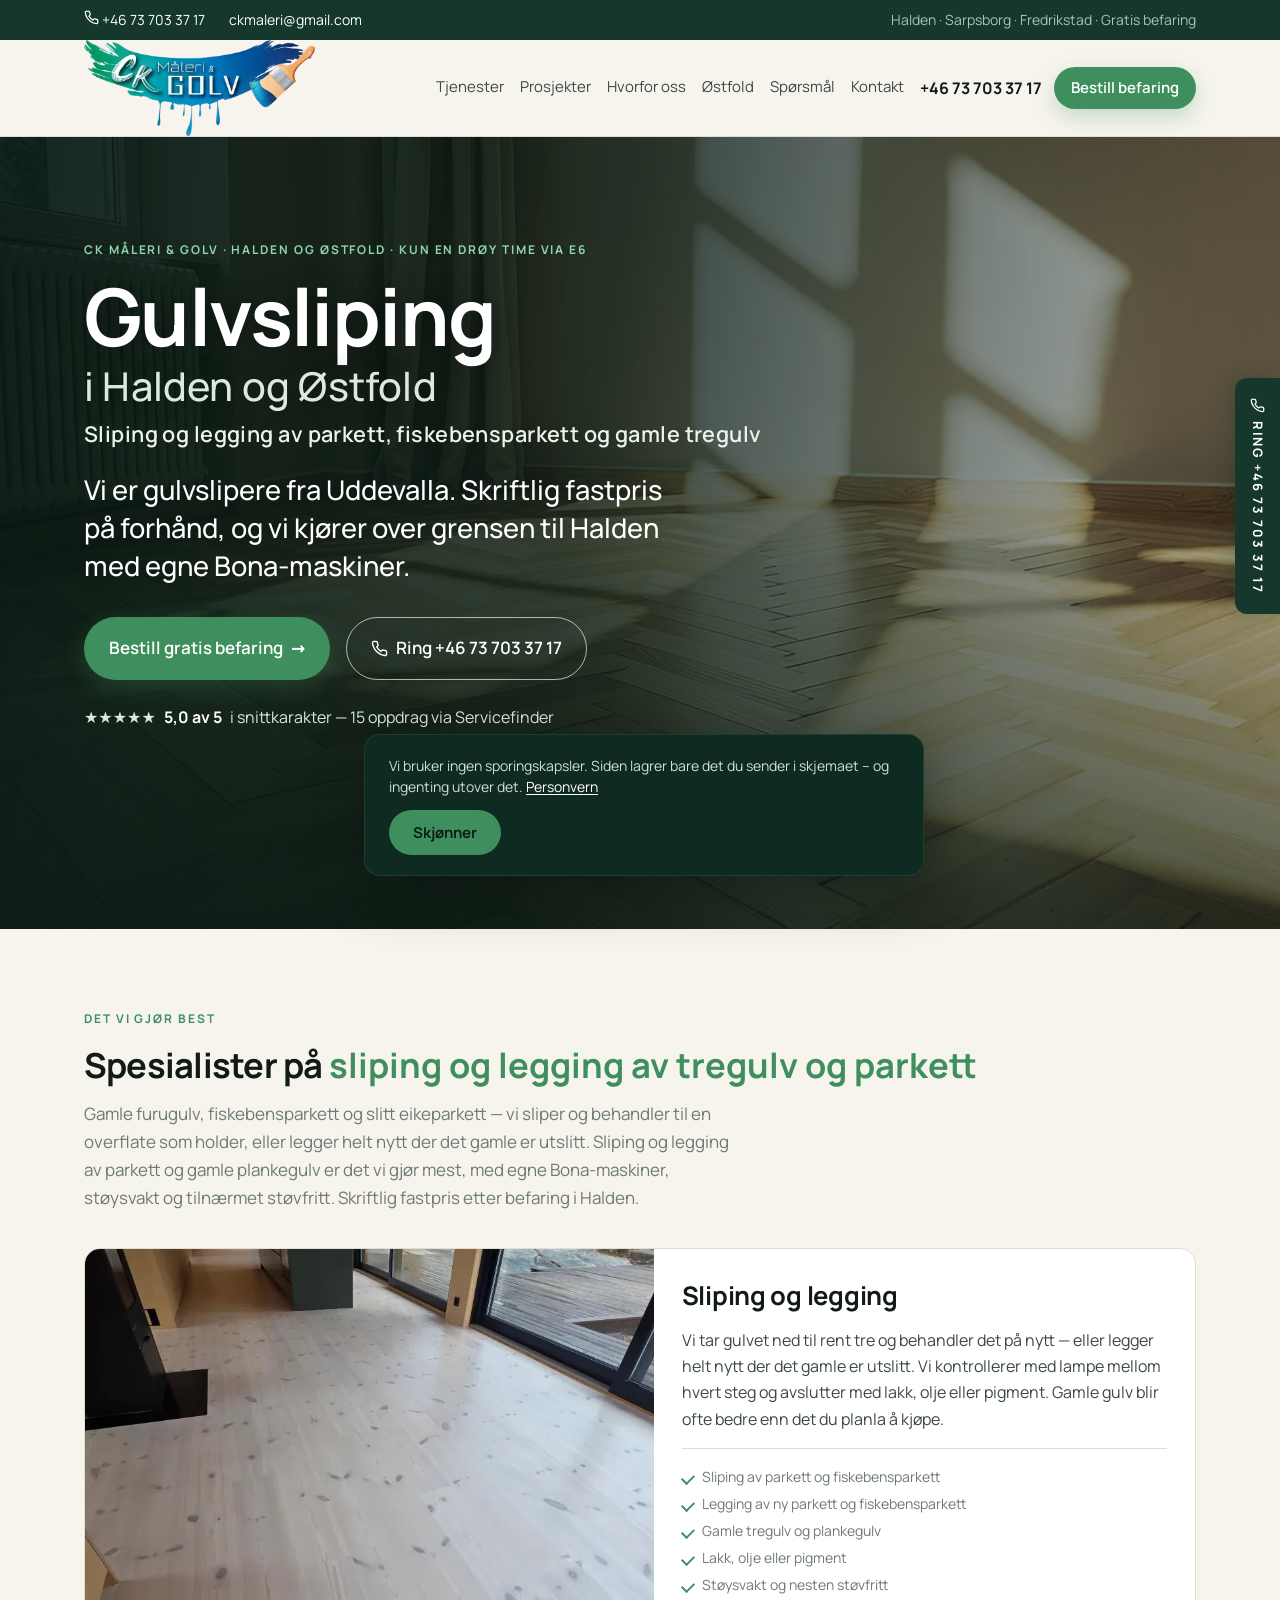
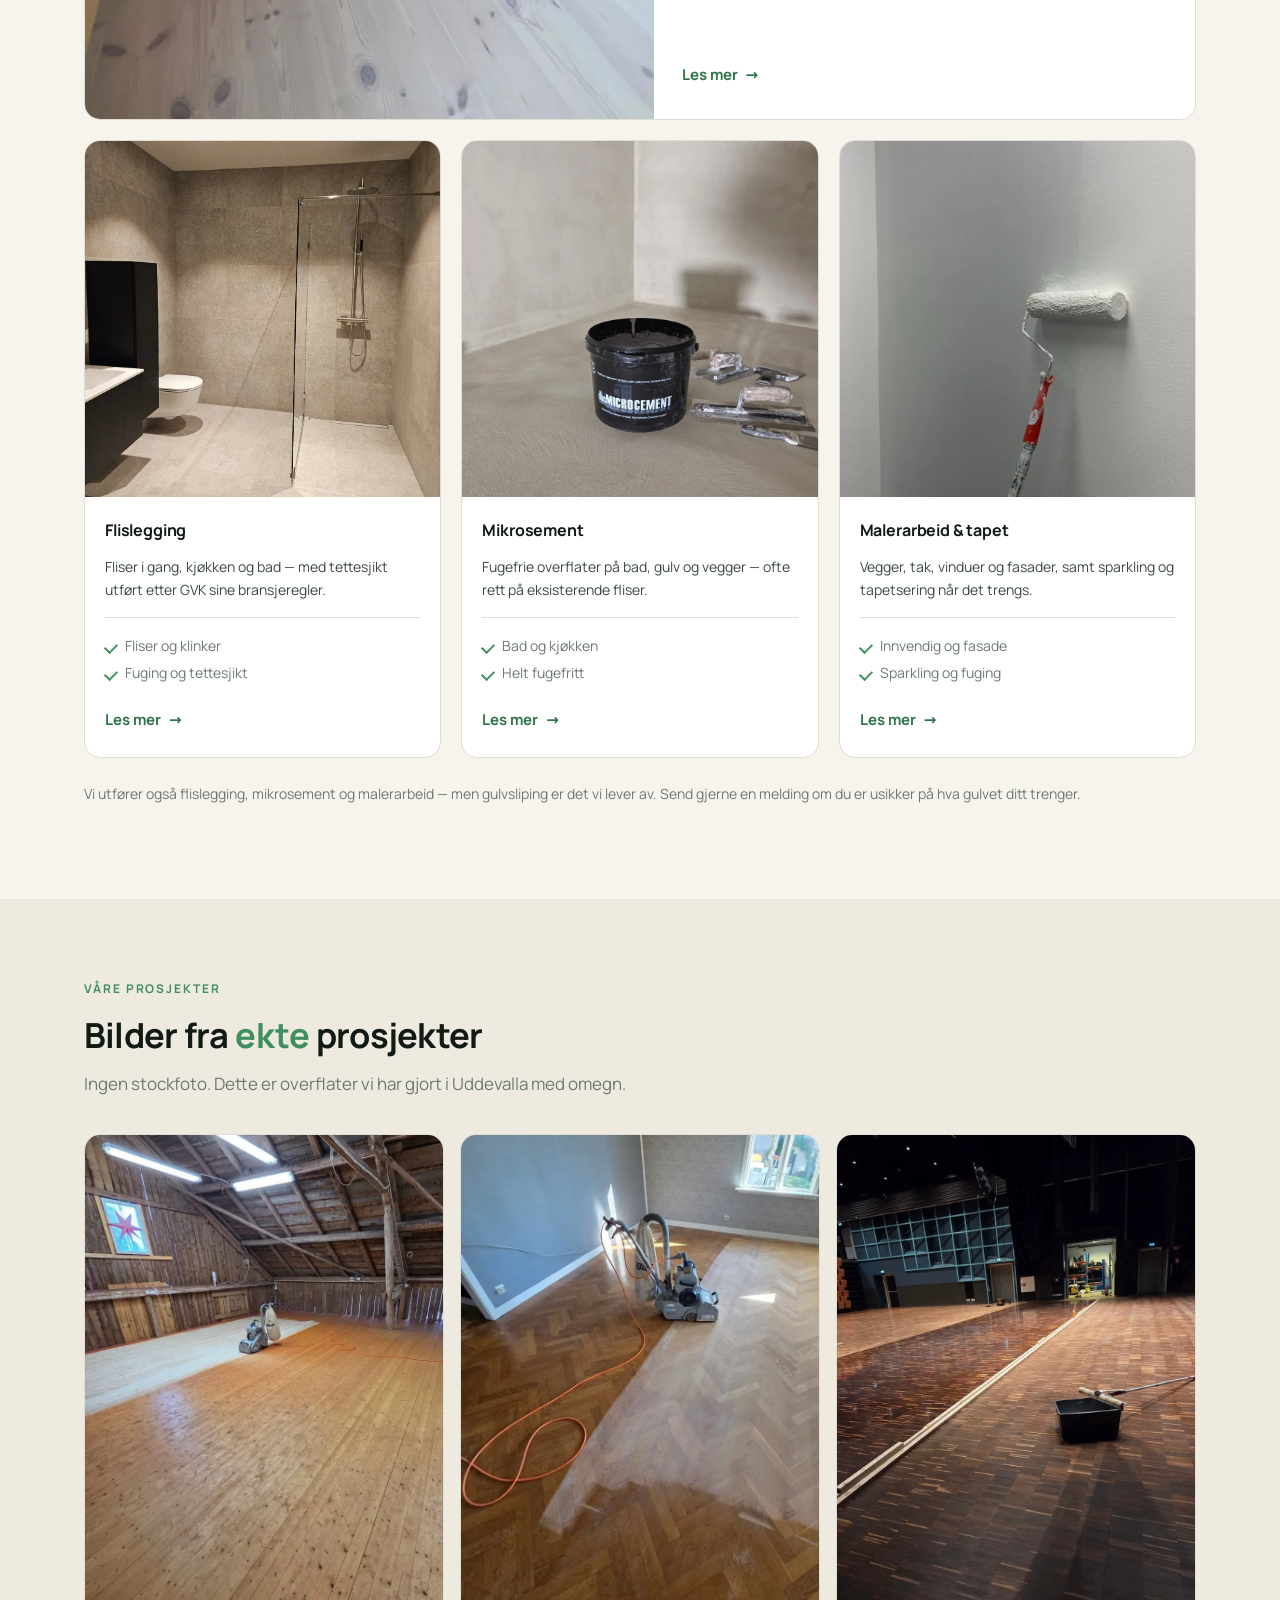
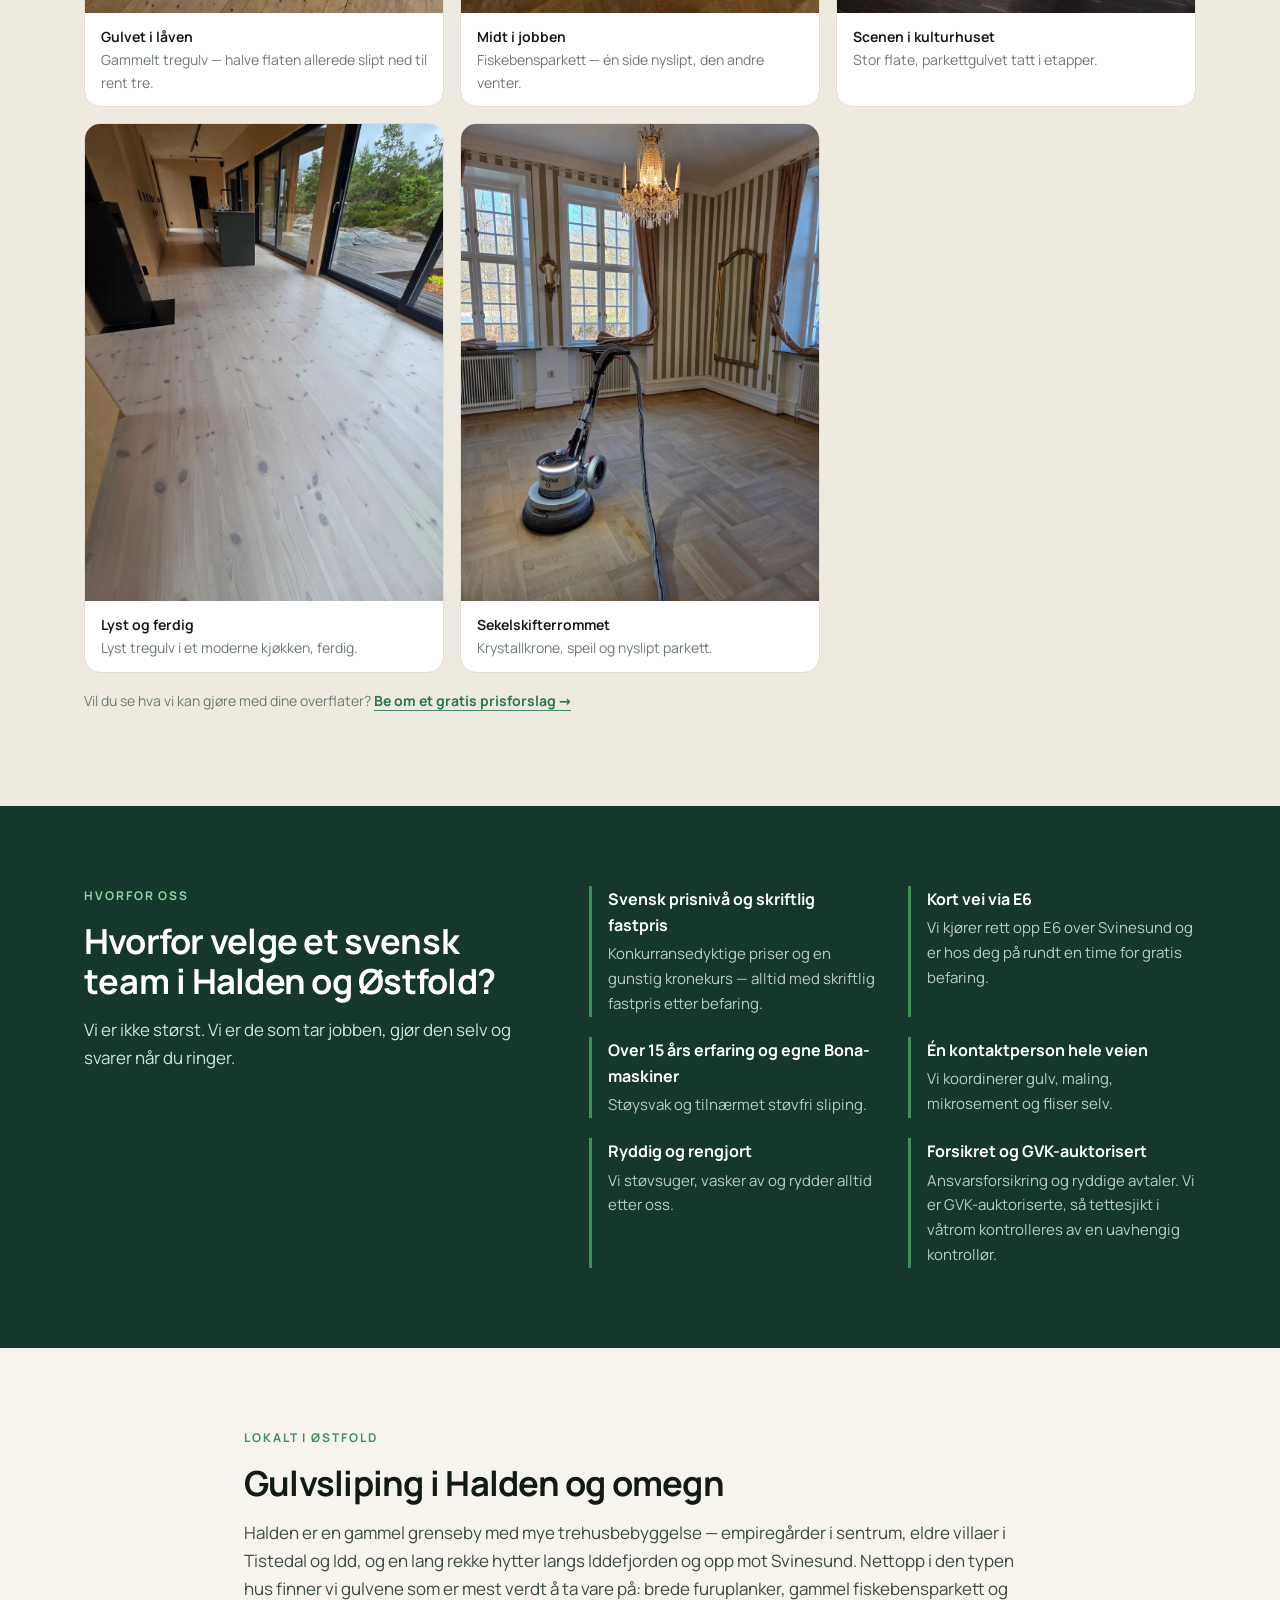
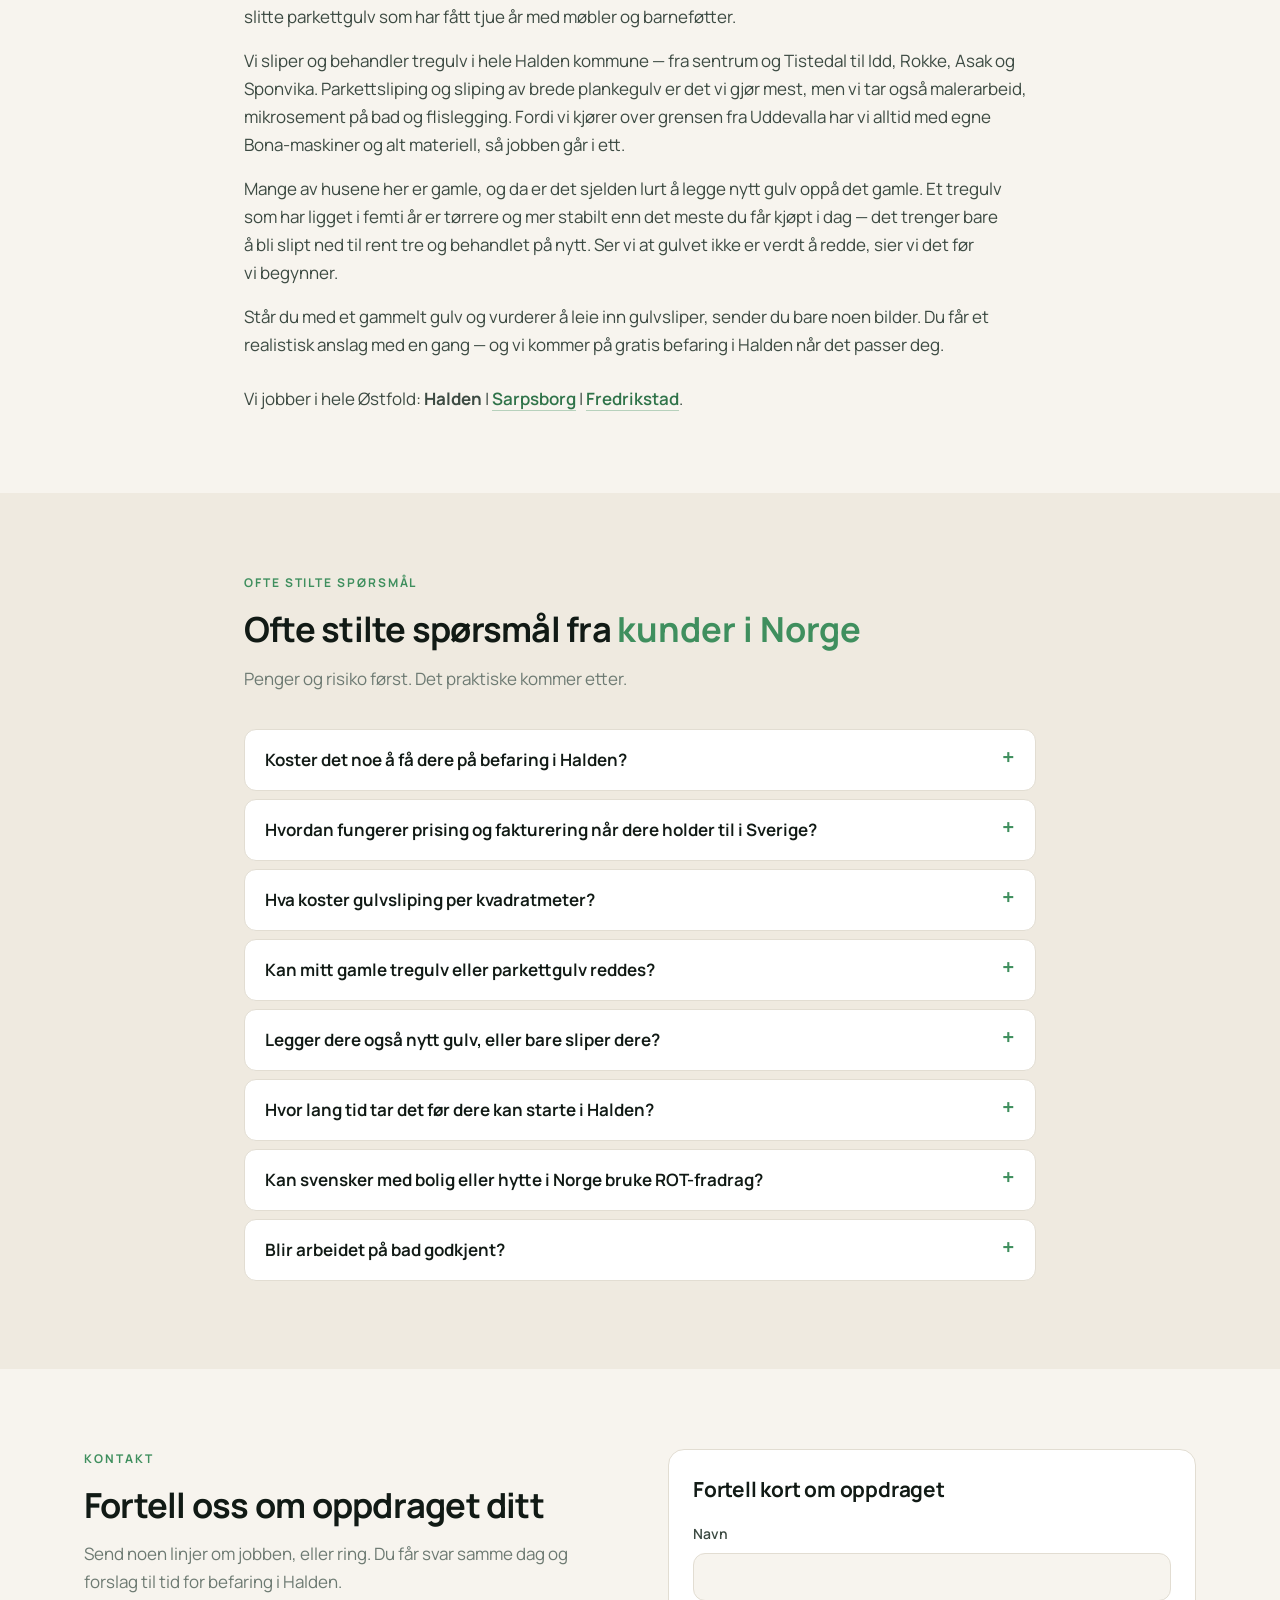
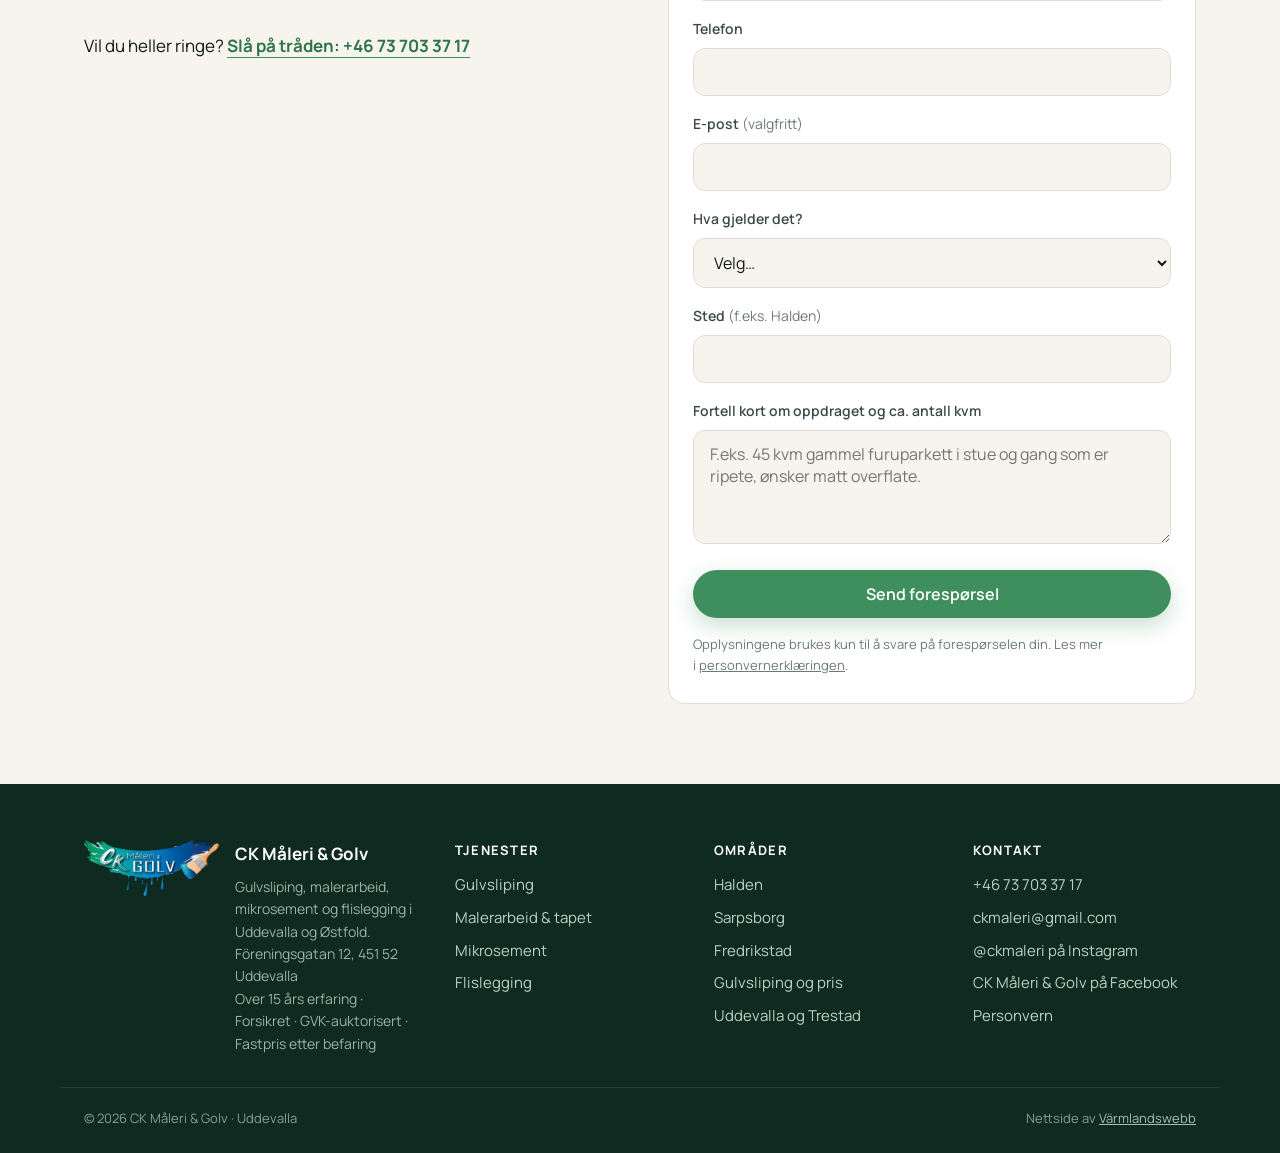
<file: halden.html>
<!DOCTYPE html>
<html lang="nb">
<head>
<meta charset="utf-8">
<meta name="viewport" content="width=device-width, initial-scale=1">
<title>Gulvsliper i Halden og Østfold | CK Måleri & Golv</title>
<meta name="description" content="Vi sliper og legger parkett, fiskebensparkett og gamle tregulv i Halden og Østfold. Støysvakt og nesten støvfritt. Gratis befaring og fastpris.">
<link rel="canonical" href="https://ckmaleri.se/halden.html">
<meta name="robots" content="index,follow">
<meta property="og:type" content="website">
<meta property="og:locale" content="nb_NO">
<meta property="og:site_name" content="CK Måleri &amp; Golv">
<meta property="og:title" content="Gulvsliper i Halden og Østfold | CK Måleri & Golv">
<meta property="og:description" content="Vi sliper og legger parkett, fiskebensparkett og gamle tregulv i Halden og Østfold. Støysvakt og nesten støvfritt. Gratis befaring og fastpris.">
<meta property="og:url" content="https://ckmaleri.se/halden.html">
<meta property="og:image" content="https://ckmaleri.se/assets/img/og.jpg">
<meta name="twitter:card" content="summary_large_image">
<meta name="theme-color" content="#16382c">
<link rel="icon" href="favicon.svg" type="image/svg+xml">
<link rel="stylesheet" href="assets/styles.css?v=12">
<script type="application/ld+json">{"@context":"https://schema.org","@type":"LocalBusiness","@id":"https://ckmaleri.se/halden.html#business","name":"CK Måleri & Golv","url":"https://ckmaleri.se/halden.html","image":"https://ckmaleri.se/assets/img/og.jpg","description":"Gulvsliping, malerarbeid, mikrosement og flislegging i Halden og Østfold — utført av CK Måleri & Golv fra Uddevalla, med over 15 års erfaring.","telephone":"+46737033717","email":"ckmaleri@gmail.com","priceRange":"Fastpris etter befaring","address":{"@type":"PostalAddress","streetAddress":"Föreningsgatan 12","postalCode":"451 52","addressLocality":"Uddevalla","addressCountry":"SE"},"areaServed":[{"@type":"City","name":"Halden"},{"@type":"AdministrativeArea","name":"Østfold"}],"openingHoursSpecification":[{"@type":"OpeningHoursSpecification","dayOfWeek":["Monday","Tuesday","Wednesday","Thursday","Friday"],"opens":"07:00","closes":"20:00"}],"sameAs":["https://www.instagram.com/ckmaleri/","https://www.facebook.com/p/CK-M%C3%A5leri-Golv-100068038089752/"],"parentOrganization":{"@type":"Organization","name":"CK Måleri & Golv","url":"https://ckmaleri.se/"}}</script>
<script type="application/ld+json">{"@context":"https://schema.org","@type":"FAQPage","mainEntity":[{"@type":"Question","name":"Koster det noe å få dere på befaring i Halden?","acceptedAnswer":{"@type":"Answer","text":"Nei, befaring og pristilbud er helt gratis og uforpliktende."}},{"@type":"Question","name":"Hvordan fungerer prising og fakturering når dere holder til i Sverige?","acceptedAnswer":{"@type":"Answer","text":"Du får en skriftlig fastpris før vi starter. Ingen skjulte tillegg for reise eller bompenger etter at prisen er avtalt."}},{"@type":"Question","name":"Hva koster gulvsliping per kvadratmeter?","acceptedAnswer":{"@type":"Answer","text":"Det avhenger av tregulvets tilstand, hvor mye som må slipes ned og hvilken behandling du velger. Du får et anslag på telefon og en skriftlig fastpris etter befaring."}},{"@type":"Question","name":"Kan mitt gamle tregulv eller parkettgulv reddes?","acceptedAnswer":{"@type":"Answer","text":"Nesten alltid. Så lenge treet ikke er gjennomslitt eller fuktskadet, går det å slipe fram en frisk overflate. Er det ikke verdt pengene, sier vi det."}},{"@type":"Question","name":"Legger dere også nytt gulv, eller bare sliper dere?","acceptedAnswer":{"@type":"Answer","text":"Begge deler. Vi sliper og behandler eksisterende tregulv, og vi legger ny parkett og fiskebensparkett der det gamle er utslitt eller skal bygges om."}},{"@type":"Question","name":"Hvor lang tid tar det før dere kan starte i Halden?","acceptedAnswer":{"@type":"Answer","text":"Vi planlegger befaring raskt, som regel innen et par uker, og setter av sammenhengende dager til jobben så vi blir ferdige i én runde."}},{"@type":"Question","name":"Kan svensker med bolig eller hytte i Norge bruke ROT-fradrag?","acceptedAnswer":{"@type":"Answer","text":"Ja, dersom du skatter i Sverige og eier boligen eller hytta i Norge, gjelder svensk ROT-fradrag innen EØS. Si fra ved befaring, så ser vi på det."}},{"@type":"Question","name":"Blir arbeidet på bad godkjent?","acceptedAnswer":{"@type":"Answer","text":"Ja. Vi er GVK-auktoriserte og utfører tettesjikt etter GVK sine bransjeregler. Arbeidet kontrolleres av en uavhengig kontrollør, og du får dokumentasjonen skriftlig."}}]}</script>
</head>
<body>
<a class="skip" href="#main">Hopp til innhold</a>
<div class="topbar">
  <div class="wrap">
    <a href="tel:+46737033717"><svg width="15" height="15" viewBox="0 0 24 24" fill="none" stroke="currentColor" stroke-width="2" stroke-linecap="round" aria-hidden="true"><path d="M22 16.9v3a2 2 0 0 1-2.2 2 19.8 19.8 0 0 1-8.6-3.1 19.5 19.5 0 0 1-6-6A19.8 19.8 0 0 1 2.1 4.2 2 2 0 0 1 4.1 2h3a2 2 0 0 1 2 1.7c.1 1 .4 1.9.7 2.8a2 2 0 0 1-.5 2.1L8.1 9.9a16 16 0 0 0 6 6l1.3-1.2a2 2 0 0 1 2.1-.5c.9.3 1.8.6 2.8.7a2 2 0 0 1 1.7 2Z"/></svg> +46 73 703 37 17</a>
    <a href="mailto:ckmaleri@gmail.com">ckmaleri@gmail.com</a>
    <span class="right">Halden · Sarpsborg · Fredrikstad · Gratis befaring</span>
  </div>
</div>
<header class="site-header">
  <div class="wrap header-inner">
    <a class="brand" href="./"><img class="brand-logo" src="assets/img/logo.webp" alt="CK Måleri &amp; Golv" width="1400" height="582"></a>
    <button class="nav-toggle" aria-expanded="false" aria-controls="nav">Meny</button>
    <nav class="nav" id="nav" aria-label="Hovedmeny"><a href="#tjenester">Tjenester</a><a href="#prosjekter">Prosjekter</a><a href="#hvorfor">Hvorfor oss</a><a href="#ostfold">Østfold</a><a href="#faq">Spørsmål</a><a href="#kontakt">Kontakt</a><div class="nav-cta"><a class="btn btn-primary" href="#kontakt">Bestill gratis befaring <span class="arrow">→</span></a><a class="btn btn-outline nav-cta-call" href="tel:+46737033717">Ring +46 73 703 37 17</a></div></nav>
    <div class="header-cta">
      <a class="header-phone" href="tel:+46737033717">+46 73 703 37 17</a>
      <a class="btn btn-primary" href="#kontakt">Bestill befaring</a>
    </div>
  </div>
</header>
<a class="ring-tab" href="tel:+46737033717" aria-label="Ring +46 73 703 37 17"><svg width="15" height="15" viewBox="0 0 24 24" fill="none" stroke="currentColor" stroke-width="2" stroke-linecap="round" aria-hidden="true"><path d="M22 16.9v3a2 2 0 0 1-2.2 2 19.8 19.8 0 0 1-8.6-3.1 19.5 19.5 0 0 1-6-6A19.8 19.8 0 0 1 2.1 4.2 2 2 0 0 1 4.1 2h3a2 2 0 0 1 2 1.7c.1 1 .4 1.9.7 2.8a2 2 0 0 1-.5 2.1L8.1 9.9a16 16 0 0 0 6 6l1.3-1.2a2 2 0 0 1 2.1-.5c.9.3 1.8.6 2.8.7a2 2 0 0 1 1.7 2Z"/></svg> RING +46 73 703 37 17</a>

<main id="main">
<section class="hero">
  <div class="hero-bg"><video autoplay muted loop playsinline preload="auto" poster="assets/img/hero.webp"><source src="assets/video.webm" type="video/webm"><source src="assets/video.mp4" type="video/mp4"></video></div>
  <div class="hero-overlay"></div>
  <div class="wrap hero-inner">
    <div class="hero-copy">
      <p class="eyebrow hero-eyebrow">CK Måleri &amp; Golv · Halden og Østfold · Kun en drøy time via E6</p>
      <h1 class="hero-title">Gulvsliping<span class="hero-title-sub">i Halden og Østfold</span></h1>
      <p class="hero-sub">Sliping og legging av parkett, fiskebensparkett og gamle tregulv</p>
      <p class="hero-tag">Vi er gulvslipere fra Uddevalla. Skriftlig fastpris på forhånd, og vi kjører over grensen til Halden med egne Bona-maskiner.</p>
      <div class="hero-cta">
        <a class="btn btn-primary btn-lg" href="#kontakt">Bestill gratis befaring <span class="arrow">→</span></a>
        <a class="btn btn-outline btn-lg" href="tel:+46737033717"><svg width="17" height="17" viewBox="0 0 24 24" fill="none" stroke="currentColor" stroke-width="2" stroke-linecap="round" aria-hidden="true"><path d="M22 16.9v3a2 2 0 0 1-2.2 2 19.8 19.8 0 0 1-8.6-3.1 19.5 19.5 0 0 1-6-6A19.8 19.8 0 0 1 2.1 4.2 2 2 0 0 1 4.1 2h3a2 2 0 0 1 2 1.7c.1 1 .4 1.9.7 2.8a2 2 0 0 1-.5 2.1L8.1 9.9a16 16 0 0 0 6 6l1.3-1.2a2 2 0 0 1 2.1-.5c.9.3 1.8.6 2.8.7a2 2 0 0 1 1.7 2Z"/></svg> Ring +46 73 703 37 17</a>
      </div>
      <p class="hero-trust">★★★★★ <b>5,0 av 5</b> i snittkarakter — 15 oppdrag via Servicefinder</p>
    </div>
  </div>
</section>

<section class="section" id="tjenester">
  <div class="wrap">
    <p class="eyebrow">Det vi gjør best</p>
    <h2>Spesialister på <em>sliping og legging av tregulv og parkett</em></h2>
    <p class="section-lead">Gamle furugulv, fiskebensparkett og slitt eikeparkett — vi sliper og behandler
      til en overflate som holder, eller legger helt nytt der det gamle er utslitt. Sliping og legging av
      parkett og gamle plankegulv er det vi gjør mest, med egne Bona-maskiner, støysvakt og tilnærmet
      støvfritt. Skriftlig fastpris etter befaring i Halden.</p>
    <div class="svc-grid svc-grid--floor">
      <a class="svc svc-feature" href="golvslipning.html">
        <img src="assets/img/tj-golv.webp" alt="Lyst ferdigslipet tregulv i et moderne kjøkken" loading="lazy" width="800" height="600">
        <div class="svc-body">
          <h3>Sliping og legging</h3>
          <p>Vi tar gulvet ned til rent tre og behandler det på nytt — eller legger helt nytt der det gamle er utslitt. Vi kontrollerer med lampe mellom hvert steg og avslutter med lakk, olje eller pigment. Gamle gulv blir ofte bedre enn det du planla å kjøpe.</p>
          <ul><li>Sliping av parkett og fiskebensparkett</li><li>Legging av ny parkett og fiskebensparkett</li><li>Gamle tregulv og plankegulv</li><li>Lakk, olje eller pigment</li><li>Støysvakt og nesten støvfritt</li></ul>
          <span class="svc-more">Les mer <span class="arrow">→</span></span>
        </div>
      </a>

      <a class="svc svc--mini" href="plattsattning.html">
        <img src="assets/img/tj-plattsattning.webp" alt="Bad med store grå fliser, vegghengt toalett, servant og glassdusj" loading="lazy" width="600" height="600">
        <div class="svc-body">
          <h3>Flislegging</h3>
          <p>Fliser i gang, kjøkken og bad — med tettesjikt utført etter GVK sine bransjeregler.</p>
          <ul><li>Fliser og klinker</li><li>Fuging og tettesjikt</li></ul>
          <span class="svc-more">Les mer <span class="arrow">→</span></span>
        </div>
      </a>
      <a class="svc svc--mini" href="microcement.html">
        <img src="assets/img/tj-microcement.webp" alt="Bøtte merket Mikrosement og sparkelspader på et nylagt fugefritt gulv" loading="lazy" width="600" height="600">
        <div class="svc-body">
          <h3>Mikrosement</h3>
          <p>Fugefrie overflater på bad, gulv og vegger — ofte rett på eksisterende fliser.</p>
          <ul><li>Bad og kjøkken</li><li>Helt fugefritt</li></ul>
          <span class="svc-more">Les mer <span class="arrow">→</span></span>
        </div>
      </a>
      <a class="svc svc--mini" href="maleri-och-tapet.html">
        <img src="assets/img/tj-maleri.webp" alt="Maleruller som drar lys farge over en jevn vegg" loading="lazy" width="600" height="600">
        <div class="svc-body">
          <h3>Malerarbeid &amp; tapet</h3>
          <p>Vegger, tak, vinduer og fasader, samt sparkling og tapetsering når det trengs.</p>
          <ul><li>Innvendig og fasade</li><li>Sparkling og fuging</li></ul>
          <span class="svc-more">Les mer <span class="arrow">→</span></span>
        </div>
      </a>
    </div>
    <p class="reviews-note" style="margin-top:var(--sp-6)">Vi utfører også flislegging, mikrosement og
      malerarbeid — men gulvsliping er det vi lever av. Send gjerne en melding om du er usikker på hva
      gulvet ditt trenger.</p>
  </div>
</section>

<section class="section section-alt" id="prosjekter">
  <div class="wrap">
    <p class="eyebrow">Våre prosjekter</p>
    <h2>Bilder fra <em>ekte</em> prosjekter</h2>
    <p class="section-lead">Ingen stockfoto. Dette er overflater vi har gjort i Uddevalla med omegn.</p>
    <div class="gallery">
      <figure class="fig">
        <img src="assets/img/jobb-ladugard.webp?v=4" alt="Gulvslipemaskin på et gammelt tregulv i en låve, halve gulvet nyslipt" loading="lazy" width="768" height="1280">
        <figcaption><b>Gulvet i låven</b><br>Gammelt tregulv — halve flaten allerede slipt ned til rent tre.</figcaption>
      </figure>
      <figure class="fig">
        <img src="assets/img/jobb-bona-fiskben.webp?v=3" alt="Fiskebensparkett der den ene halvdelen er slipt og den andre venter, Bona-maskin på gulvet" loading="lazy" width="768" height="1280">
        <figcaption><b>Midt i jobben</b><br>Fiskebensparkett — én side nyslipt, den andre venter.</figcaption>
      </figure>
      <figure class="fig">
        <img src="assets/img/jobb-scen-ny.webp" alt="Parkettgulv i en stor sal med blå veggpaneler under behandling" loading="lazy" width="960" height="1280">
        <figcaption><b>Scenen i kulturhuset</b><br>Stor flate, parkettgulvet tatt i etapper.</figcaption>
      </figure>
      <figure class="fig">
        <img src="assets/img/jobb-kok.webp" alt="Moderne kjøkken med lyst tregulv og store skyvedører" loading="lazy" width="960" height="1280">
        <figcaption><b>Lyst og ferdig</b><br>Lyst tregulv i et moderne kjøkken, ferdig.</figcaption>
      </figure>
      <figure class="fig">
        <img src="assets/img/jobb-krona-ny.webp" alt="Parkettgulv i et sekelskifterom med krystallkrone og speil" loading="lazy" width="960" height="1280">
        <figcaption><b>Sekelskifterrommet</b><br>Krystallkrone, speil og nyslipt parkett.</figcaption>
      </figure>
    </div>
    <p class="reviews-note jobs-cta">Vil du se hva vi kan gjøre med dine overflater?
      <a href="#kontakt">Be om et gratis prisforslag <span class="arrow">→</span></a></p>
  </div>
</section>

<section class="section section-pine" id="hvorfor">
  <div class="wrap two-col">
    <div>
      <p class="eyebrow">Hvorfor oss</p>
      <h2>Hvorfor velge et <em>svensk team</em> i Halden og Østfold?</h2>
      <p class="section-lead">Vi er ikke størst. Vi er de som tar jobben, gjør den selv og svarer når du ringer.</p>
    </div>
    <dl class="facts">
      <div><dt>Svensk prisnivå og skriftlig fastpris</dt><dd>Konkurransedyktige priser og en gunstig kronekurs — alltid med skriftlig fastpris etter befaring.</dd></div>
      <div><dt>Kort vei via E6</dt><dd>Vi kjører rett opp E6 over Svinesund og er hos deg på rundt en time for gratis befaring.</dd></div>
      <div><dt>Over 15 års erfaring og egne Bona-maskiner</dt><dd>Støysvak og tilnærmet støvfri sliping.</dd></div>
      <div><dt>Én kontaktperson hele veien</dt><dd>Vi koordinerer gulv, maling, mikrosement og fliser selv.</dd></div>
      <div><dt>Ryddig og rengjort</dt><dd>Vi støvsuger, vasker av og rydder alltid etter oss.</dd></div>
      <div><dt>Forsikret og GVK-auktorisert</dt><dd>Ansvarsforsikring og ryddige avtaler. Vi er GVK-auktoriserte, så tettesjikt i våtrom kontrolleres av en uavhengig kontrollør.</dd></div>
    </dl>
  </div>
</section>

<section class="section" id="ostfold">
  <div class="wrap narrow">
    <p class="eyebrow">Lokalt i Østfold</p>
    <h2>Gulvsliping i Halden og omegn</h2>
    <div class="prose">
      <p>Halden er en gammel grenseby med mye trehusbebyggelse — empiregårder i sentrum, eldre villaer i Tistedal og Idd, og en lang rekke hytter langs Iddefjorden og opp mot Svinesund. Nettopp i den typen hus finner vi gulvene som er mest verdt å ta vare på: brede furuplanker, gammel fiskebensparkett og slitte parkettgulv som har fått tjue år med møbler og barneføtter.</p>
      <p>Vi sliper og behandler tregulv i hele Halden kommune — fra sentrum og Tistedal til Idd, Rokke, Asak og Sponvika. Parkettsliping og sliping av brede plankegulv er det vi gjør mest, men vi tar også malerarbeid, mikrosement på bad og flislegging. Fordi vi kjører over grensen fra Uddevalla har vi alltid med egne Bona-maskiner og alt materiell, så jobben går i ett.</p>
      <p>Mange av husene her er gamle, og da er det sjelden lurt å legge nytt gulv oppå det gamle. Et tregulv som har ligget i femti år er tørrere og mer stabilt enn det meste du får kjøpt i dag — det trenger bare å bli slipt ned til rent tre og behandlet på nytt. Ser vi at gulvet ikke er verdt å redde, sier vi det før vi begynner.</p>
      <p>Står du med et gammelt gulv og vurderer å leie inn gulvsliper, sender du bare noen bilder. Du får et realistisk anslag med en gang — og vi kommer på gratis befaring i Halden når det passer deg.</p>
      <p class="section-lead" style="margin:26px 0 0">Vi jobber i hele Østfold: <b>Halden</b> | <a href="sarpsborg.html">Sarpsborg</a> | <a href="fredrikstad.html">Fredrikstad</a>.</p>
    </div>
  </div>
</section>

<section class="section section-alt" id="faq">
  <div class="wrap narrow">
    <p class="eyebrow">Ofte stilte spørsmål</p>
    <h2>Ofte stilte spørsmål fra <em>kunder i Norge</em></h2>
    <p class="section-lead">Penger og risiko først. Det praktiske kommer etter.</p>
<details><summary>Koster det noe å få dere på befaring i Halden?</summary><p>Nei, befaring og pristilbud er helt gratis og uforpliktende.</p></details><details><summary>Hvordan fungerer prising og fakturering når dere holder til i Sverige?</summary><p>Du får en skriftlig fastpris før vi starter. Ingen skjulte tillegg for reise eller bompenger etter at prisen er avtalt.</p></details><details><summary>Hva koster gulvsliping per kvadratmeter?</summary><p>Det avhenger av tregulvets tilstand, hvor mye som må slipes ned og hvilken behandling du velger. Du får et anslag på telefon og en skriftlig fastpris etter befaring.</p></details><details><summary>Kan mitt gamle tregulv eller parkettgulv reddes?</summary><p>Nesten alltid. Så lenge treet ikke er gjennomslitt eller fuktskadet, går det å slipe fram en frisk overflate. Er det ikke verdt pengene, sier vi det.</p></details><details><summary>Legger dere også nytt gulv, eller bare sliper dere?</summary><p>Begge deler. Vi sliper og behandler eksisterende tregulv, og vi legger ny parkett og fiskebensparkett der det gamle er utslitt eller skal bygges om.</p></details><details><summary>Hvor lang tid tar det før dere kan starte i Halden?</summary><p>Vi planlegger befaring raskt, som regel innen et par uker, og setter av sammenhengende dager til jobben så vi blir ferdige i én runde.</p></details><details><summary>Kan svensker med bolig eller hytte i Norge bruke ROT-fradrag?</summary><p>Ja, dersom du skatter i Sverige og eier boligen eller hytta i Norge, gjelder svensk ROT-fradrag innen EØS. Si fra ved befaring, så ser vi på det.</p></details><details><summary>Blir arbeidet på bad godkjent?</summary><p>Ja. Vi er GVK-auktoriserte og utfører tettesjikt etter GVK sine bransjeregler. Arbeidet kontrolleres av en uavhengig kontrollør, og du får dokumentasjonen skriftlig.</p></details>
  </div>
</section>

<section class="section" id="kontakt">
  <div class="wrap contact-grid">
    <div>
      <p class="eyebrow">Kontakt</p>
      <h2>Fortell oss om oppdraget ditt</h2>
      <p class="section-lead">Send noen linjer om jobben, eller ring. Du får svar samme dag og forslag
        til tid for befaring i Halden.</p>
      <p class="contact-call">Vil du heller ringe?
        <a href="tel:+46737033717">Slå på tråden: +46 73 703 37 17</a></p>
    </div>
    <form class="form-card" method="POST" action="https://formsubmit.co/ckmaleri@gmail.com">
  <h3>Fortell kort om oppdraget</h3>
  <input type="hidden" name="_subject" value="Befaring fra ckmaleri.se (Halden)">
  <input type="hidden" name="_next" value="https://ckmaleri.se/takk.html">
  <input type="hidden" name="_captcha" value="false">
  <input type="text" name="_honey" style="display:none">
  <label>Navn<input type="text" name="Navn" autocomplete="name" required></label>
  <label>Telefon<input type="tel" name="Telefon" inputmode="tel" autocomplete="tel" required></label>
  <label>E-post <span style="font-weight:400;color:#6d7a72">(valgfritt)</span>
    <input type="email" name="Epost" autocomplete="email"></label>
  <label>Hva gjelder det?
  <select name="Tjeneste" required>
    <option value="">Velg…</option>
    <option>Gulvsliping</option>
    <option>Malerarbeid &amp; tapet</option>
    <option>Mikrosement</option>
    <option>Flislegging</option>
    <option>Vet ikke / noe annet</option>
  </select>
</label>
  <label>Sted <span style="font-weight:400;color:#6d7a72">(f.eks. Halden)</span>
    <input type="text" name="Sted" autocomplete="address-level2"></label>
  <label>Fortell kort om oppdraget og ca. antall kvm
    <textarea name="Melding" rows="4" required placeholder="F.eks. 45 kvm gammel furuparkett i stue og gang som er ripete, ønsker matt overflate."></textarea>
  </label>
  <button class="btn btn-primary" type="submit">Send forespørsel</button>
  <p class="form-note">Opplysningene brukes kun til å svare på forespørselen din. Les mer i
    <a href="integritetspolicy.html">personvernerklæringen</a>.</p>
</form>

  </div>
</section>
</main>
<footer class="site-footer">
  <div class="wrap footer-grid">
    <div class="footer-brand">
      <img class="brand-logo footer-logo" src="assets/img/logo.webp" alt="CK Måleri &amp; Golv" width="1400" height="582">
      <div>
        <strong>CK Måleri &amp; Golv</strong>
        <p>Gulvsliping, malerarbeid, mikrosement og flislegging i Uddevalla og Østfold.<br>
        Föreningsgatan 12, 451 52 Uddevalla<br>
        Over 15 års erfaring · Forsikret · GVK-auktorisert · Fastpris etter befaring</p>
      </div>
    </div>
    <div class="footer-col">
      <strong>Tjenester</strong>
      <a href="golvslipning.html">Gulvsliping</a>
      <a href="maleri-och-tapet.html">Malerarbeid &amp; tapet</a>
      <a href="microcement.html">Mikrosement</a>
      <a href="plattsattning.html">Flislegging</a>
    </div>
    <div class="footer-col">
      <strong>Områder</strong>
      <a href="halden.html">Halden</a>
      <a href="sarpsborg.html">Sarpsborg</a>
      <a href="fredrikstad.html">Fredrikstad</a>
      <a href="gulvsliping.html">Gulvsliping og pris</a>
      <a href="index.html">Uddevalla og Trestad</a>
    </div>
    <div class="footer-col">
      <strong>Kontakt</strong>
      <a href="tel:+46737033717">+46 73 703 37 17</a>
      <a href="mailto:ckmaleri@gmail.com">ckmaleri@gmail.com</a>
      <a href="https://www.instagram.com/ckmaleri/" rel="noopener">@ckmaleri på Instagram</a>
      <a href="https://www.facebook.com/p/CK-M%C3%A5leri-Golv-100068038089752/" rel="noopener">CK Måleri &amp; Golv på Facebook</a>
      <a href="integritetspolicy.html">Personvern</a>
    </div>
  </div>
  <div class="wrap footer-bottom">
    <span>© <span id="ar">2026</span> CK Måleri &amp; Golv · Uddevalla</span>
    <span>Nettside av <a href="https://varmlandswebb.se" rel="noopener">Värmlandswebb</a></span>
  </div>
</footer>
<script src="assets/app.js?v=11" defer></script>
</body>
</html>
</file>
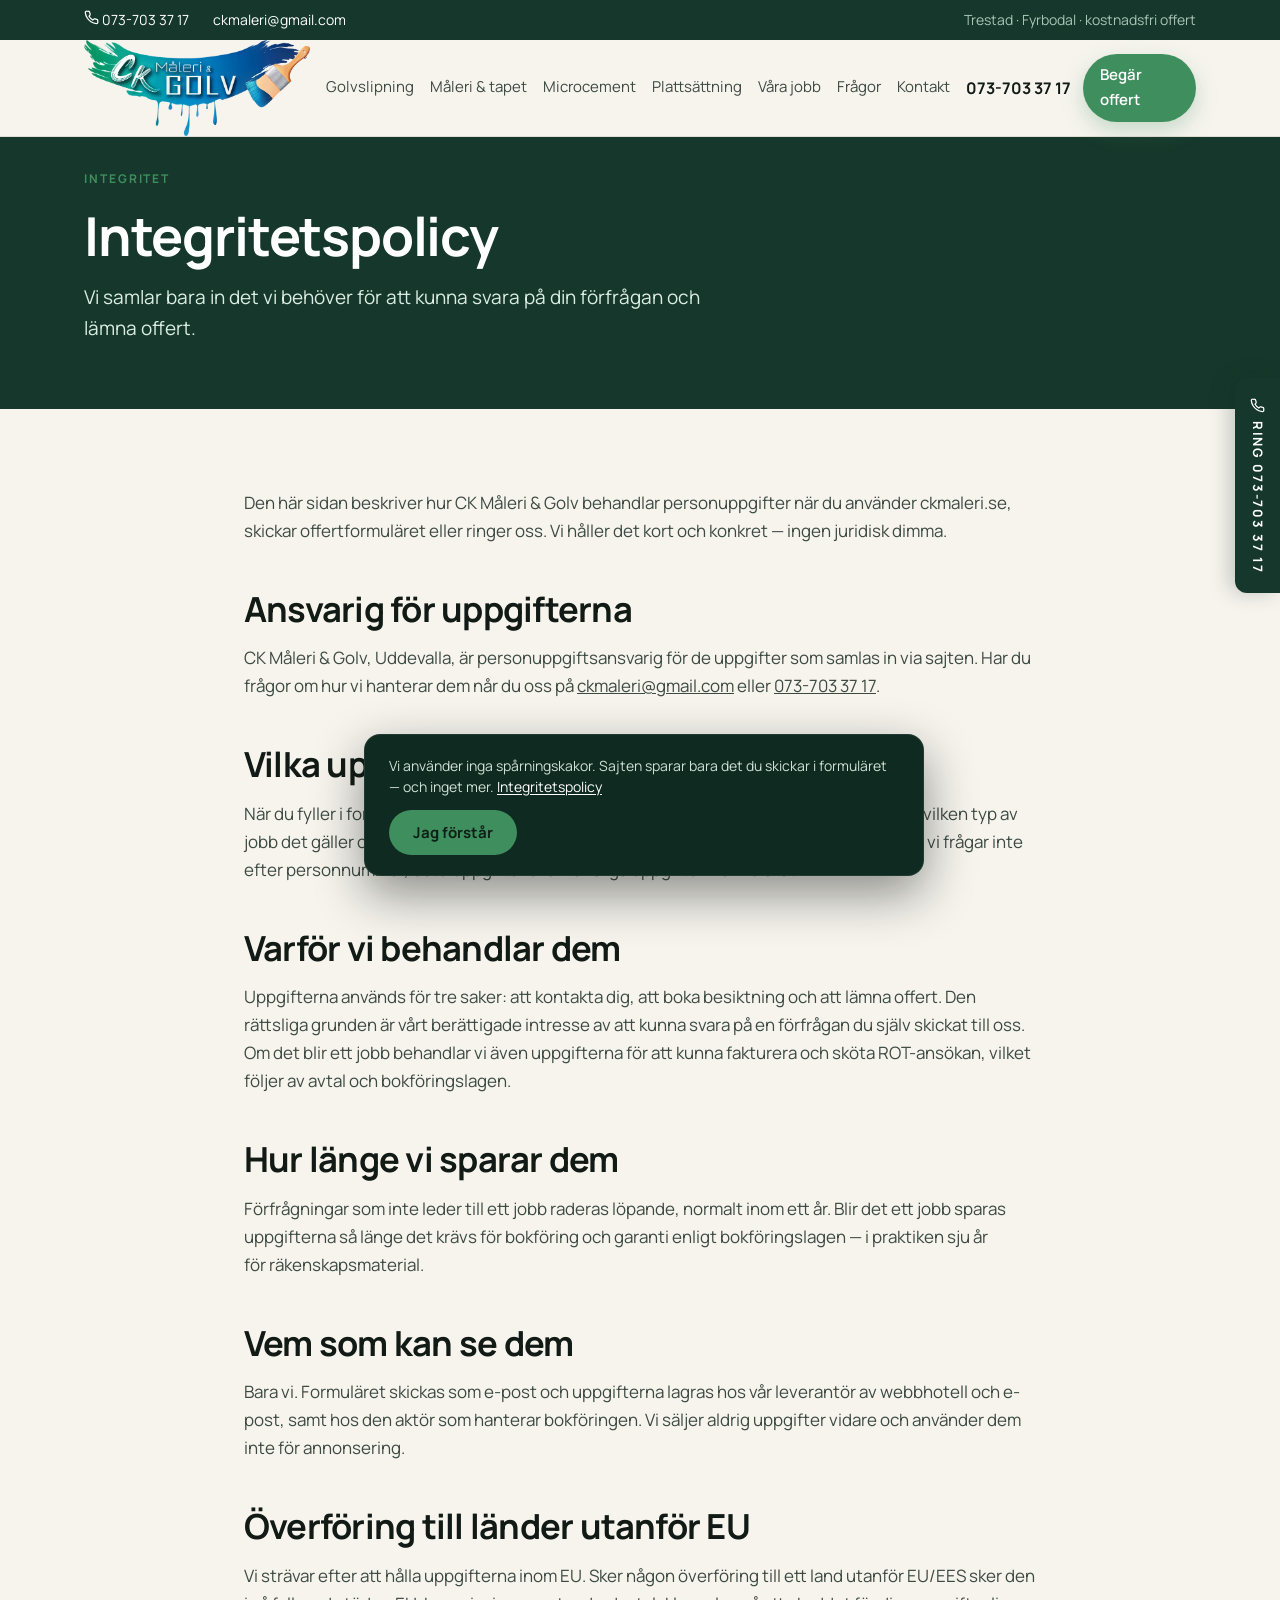
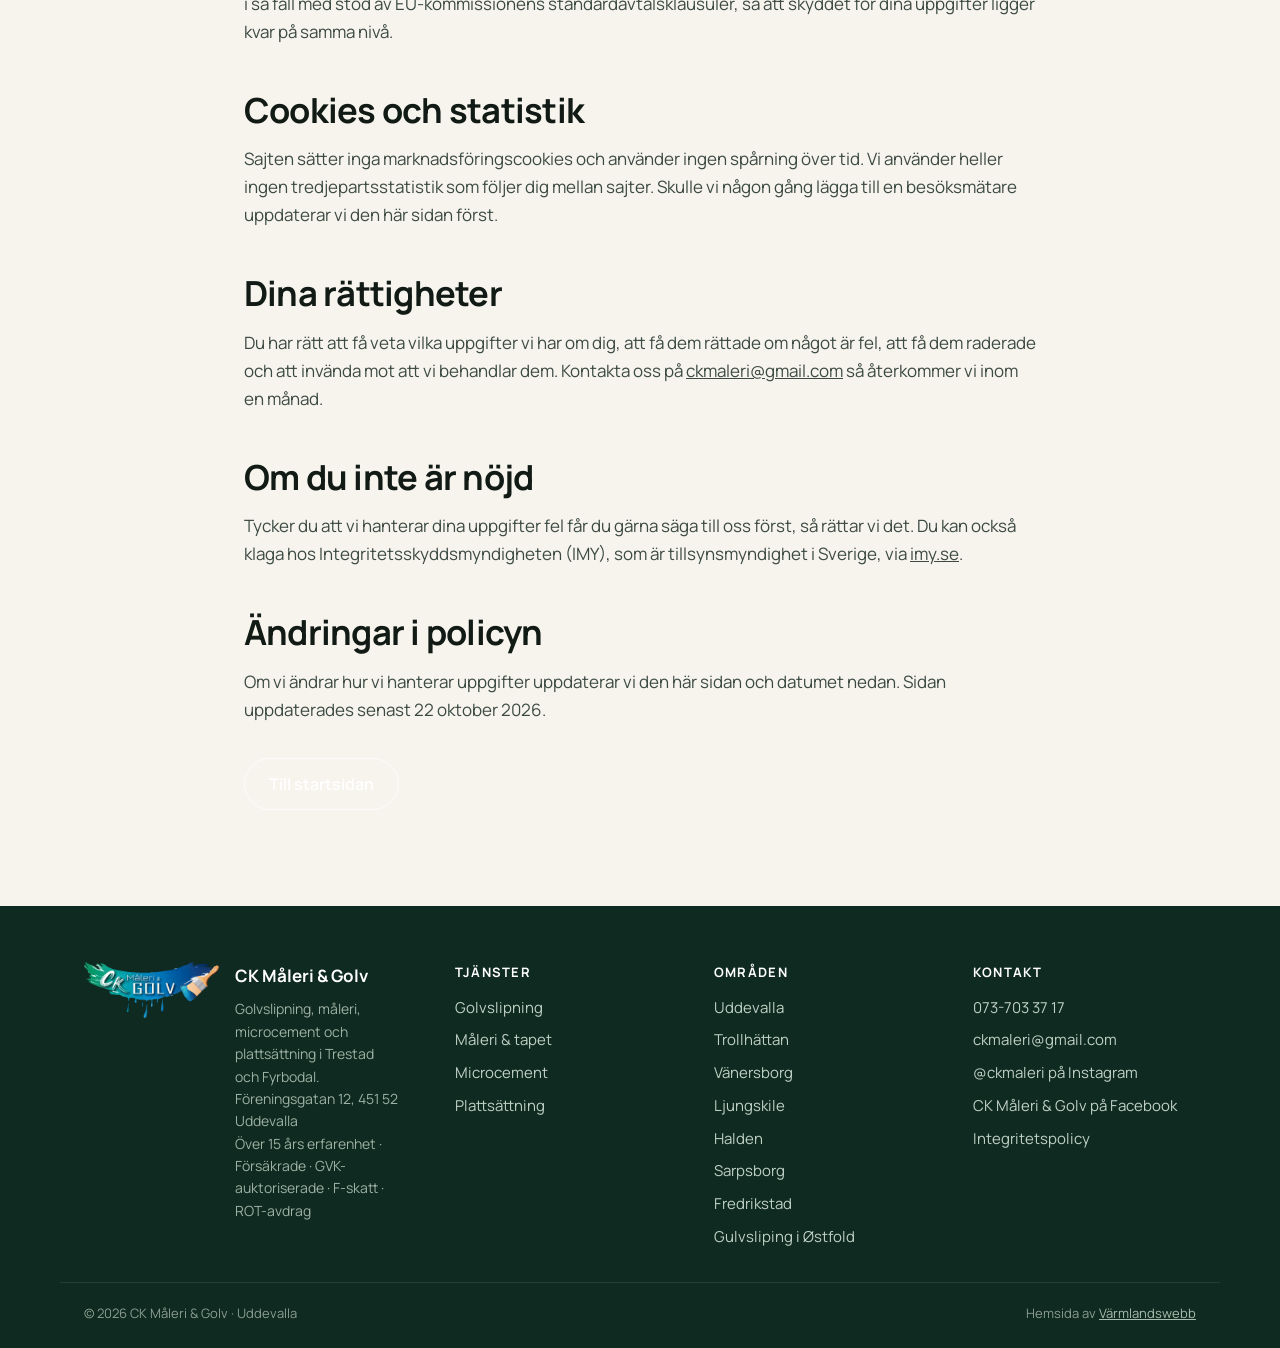
<file: integritetspolicy.html>
<!DOCTYPE html>
<html lang="sv">
<head>
<meta charset="utf-8">
<meta name="viewport" content="width=device-width, initial-scale=1">
<title>Integritetspolicy | CK Måleri &amp; Golv i Uddevalla</title>
<meta name="description" content="Så hanterar CK Måleri &amp; Golv i Uddevalla uppgifterna du skickar via formuläret: vad vi sparar, varför, hur länge och vilka rättigheter du har.">
<link rel="canonical" href="https://ckmaleri.se/integritetspolicy.html">
<meta name="robots" content="index,follow">
<meta property="og:type" content="website">
<meta property="og:locale" content="sv_SE">
<meta property="og:site_name" content="CK Måleri & Golv">
<meta property="og:title" content="Integritetspolicy | CK Måleri & Golv">
<meta property="og:description" content="Så hanterar CK Måleri &amp; Golv i Uddevalla uppgifterna du skickar via formuläret: vad vi sparar, varför, hur länge och vilka rättigheter du har.">
<meta property="og:url" content="https://ckmaleri.se/integritetspolicy.html">
<meta property="og:image" content="https://ckmaleri.se/assets/img/og.jpg">
<meta name="twitter:card" content="summary_large_image">
<meta name="theme-color" content="#16382c">
<link rel="icon" href="favicon.svg" type="image/svg+xml">
<link rel="stylesheet" href="assets/styles.css?v=12">
<script type="application/ld+json">{"@context": "https://schema.org", "@type": "WebPage", "name": "Integritetspolicy | CK Måleri & Golv", "url": "https://ckmaleri.se/integritetspolicy.html"}</script>
</head>
<body>
<a class="skip" href="#main">Hoppa till innehåll</a>
<div class="topbar">
  <div class="wrap">
    <a href="tel:+46737033717"><svg width="15" height="15" viewBox="0 0 24 24" fill="none" stroke="currentColor" stroke-width="2" stroke-linecap="round" aria-hidden="true"><path d="M22 16.9v3a2 2 0 0 1-2.2 2 19.8 19.8 0 0 1-8.6-3.1 19.5 19.5 0 0 1-6-6A19.8 19.8 0 0 1 2.1 4.2 2 2 0 0 1 4.1 2h3a2 2 0 0 1 2 1.7c.1 1 .4 1.9.7 2.8a2 2 0 0 1-.5 2.1L8.1 9.9a16 16 0 0 0 6 6l1.3-1.2a2 2 0 0 1 2.1-.5c.9.3 1.8.6 2.8.7a2 2 0 0 1 1.7 2Z"/></svg> 073-703 37 17</a>
    <a href="mailto:ckmaleri@gmail.com">ckmaleri@gmail.com</a>
    <span class="right">Trestad · Fyrbodal · kostnadsfri offert</span>
  </div>
</div>
<header class="site-header">
  <div class="wrap header-inner">
    <a class="brand" href="./"><img class="brand-logo" src="assets/img/logo.webp" alt="CK Måleri & Golv" width="1400" height="582"></a>
    <button class="nav-toggle" aria-expanded="false" aria-controls="nav">Meny</button>
    <nav class="nav" id="nav" aria-label="Huvudmeny"><a href="golvslipning.html">Golvslipning</a><a href="maleri-och-tapet.html">Måleri & tapet</a><a href="microcement.html">Microcement</a><a href="plattsattning.html">Plattsättning</a><a href="./#jobb">Våra jobb</a><a href="./#fragor">Frågor</a><a href="./#kontakt">Kontakt</a><div class="nav-cta"><a class="btn btn-primary" href="./#kontakt">Begär kostnadsfri offert <span class="arrow">→</span></a><a class="btn btn-outline nav-cta-call" href="tel:+46737033717">Ring 073-703 37 17</a></div></nav>
    <div class="header-cta">
      <a class="header-phone" href="tel:+46737033717">073-703 37 17</a>
      <a class="btn btn-primary" href="./#kontakt">Begär offert</a>
    </div>
  </div>
</header>
<a class="ring-tab" href="tel:+46737033717" aria-label="Ring 073-703 37 17"><svg width="15" height="15" viewBox="0 0 24 24" fill="none" stroke="currentColor" stroke-width="2" stroke-linecap="round" aria-hidden="true"><path d="M22 16.9v3a2 2 0 0 1-2.2 2 19.8 19.8 0 0 1-8.6-3.1 19.5 19.5 0 0 1-6-6A19.8 19.8 0 0 1 2.1 4.2 2 2 0 0 1 4.1 2h3a2 2 0 0 1 2 1.7c.1 1 .4 1.9.7 2.8a2 2 0 0 1-.5 2.1L8.1 9.9a16 16 0 0 0 6 6l1.3-1.2a2 2 0 0 1 2.1-.5c.9.3 1.8.6 2.8.7a2 2 0 0 1 1.7 2Z"/></svg> RING 073-703 37 17</a>

<main id="main">
<section class="page-head"><div class="wrap">
  <p class="eyebrow">Integritet</p>
  <h1>Integritetspolicy</h1>
  <p class="lead">Vi samlar bara in det vi behöver för att kunna svara på din förfrågan och lämna offert.</p>
</div></section>
<section class="section"><div class="wrap narrow prose">
  <p>Den här sidan beskriver hur CK Måleri &amp; Golv behandlar personuppgifter när du använder
     ckmaleri.se, skickar offertformuläret eller ringer oss. Vi håller det kort och konkret —
     ingen juridisk dimma.</p>

  <h2>Ansvarig för uppgifterna</h2>
  <p>CK Måleri &amp; Golv, Uddevalla, är personuppgiftsansvarig för de uppgifter som samlas in via
     sajten. Har du frågor om hur vi hanterar dem når du oss på
     <a href="mailto:ckmaleri@gmail.com">ckmaleri@gmail.com</a> eller
     <a href="tel:+46737033717">073-703 37 17</a>.</p>

  <h2>Vilka uppgifter vi samlar in</h2>
  <p>När du fyller i formuläret sparar vi namn, telefonnummer, e-postadress om du anger den, vilken
     typ av jobb det gäller och den beskrivning du själv skriver. Vi samlar inte in något mer än
     det, och vi frågar inte efter personnummer, betaluppgifter eller känsliga uppgifter i
     formuläret.</p>

  <h2>Varför vi behandlar dem</h2>
  <p>Uppgifterna används för tre saker: att kontakta dig, att boka besiktning och att lämna offert.
     Den rättsliga grunden är vårt berättigade intresse av att kunna svara på en förfrågan du själv
     skickat till oss. Om det blir ett jobb behandlar vi även uppgifterna för att kunna fakturera
     och sköta ROT-ansökan, vilket följer av avtal och bokföringslagen.</p>

  <h2>Hur länge vi sparar dem</h2>
  <p>Förfrågningar som inte leder till ett jobb raderas löpande, normalt inom ett år. Blir det ett
     jobb sparas uppgifterna så länge det krävs för bokföring och garanti enligt bokföringslagen —
     i praktiken sju år för räkenskapsmaterial.</p>

  <h2>Vem som kan se dem</h2>
  <p>Bara vi. Formuläret skickas som e-post och uppgifterna lagras hos vår leverantör av webbhotell
     och e-post, samt hos den aktör som hanterar bokföringen. Vi säljer aldrig uppgifter vidare och
     använder dem inte för annonsering.</p>

  <h2>Överföring till länder utanför EU</h2>
  <p>Vi strävar efter att hålla uppgifterna inom EU. Sker någon överföring till ett land utanför
     EU/EES sker den i så fall med stöd av EU-kommissionens standardavtalsklausuler, så att skyddet
     för dina uppgifter ligger kvar på samma nivå.</p>

  <h2>Cookies och statistik</h2>
  <p>Sajten sätter inga marknadsföringscookies och använder ingen spårning över tid. Vi använder
     heller ingen tredjepartsstatistik som följer dig mellan sajter. Skulle vi någon gång lägga till
     en besöksmätare uppdaterar vi den här sidan först.</p>

  <h2>Dina rättigheter</h2>
  <p>Du har rätt att få veta vilka uppgifter vi har om dig, att få dem rättade om något är fel, att
     få dem raderade och att invända mot att vi behandlar dem. Kontakta oss på
     <a href="mailto:ckmaleri@gmail.com">ckmaleri@gmail.com</a> så återkommer vi inom en månad.</p>

  <h2>Om du inte är nöjd</h2>
  <p>Tycker du att vi hanterar dina uppgifter fel får du gärna säga till oss först, så rättar vi
     det. Du kan också klaga hos Integritetsskyddsmyndigheten (IMY), som är tillsynsmyndighet i
     Sverige, via <a href="https://www.imy.se" rel="noopener nofollow">imy.se</a>.</p>

  <h2>Ändringar i policyn</h2>
  <p>Om vi ändrar hur vi hanterar uppgifter uppdaterar vi den här sidan och datumet nedan. Sidan
     uppdaterades senast 22 oktober 2026.</p>
  <p style="margin-top:34px"><a class="btn btn-outline" href="./">Till startsidan</a></p>
</div></section>
</main>
<footer class="site-footer">
  <div class="wrap footer-grid">
    <div class="footer-brand">
      <img class="brand-logo footer-logo" src="assets/img/logo.webp" alt="CK Måleri & Golv" width="1400" height="582">
      <div>
        <strong>CK Måleri & Golv</strong>
        <p>Golvslipning, måleri, microcement och plattsättning i Trestad och Fyrbodal.<br>
        Föreningsgatan 12, 451 52 Uddevalla<br>
        Över 15 års erfarenhet · Försäkrade · GVK-auktoriserade · F-skatt · ROT-avdrag</p>
      </div>
    </div>
    <div class="footer-col">
      <strong>Tjänster</strong>
      <a href="golvslipning.html">Golvslipning</a>
      <a href="maleri-och-tapet.html">Måleri &amp; tapet</a>
      <a href="microcement.html">Microcement</a>
      <a href="plattsattning.html">Plattsättning</a>
    </div>
    <div class="footer-col">
      <strong>Områden</strong>
      <a href="./#omraden">Uddevalla</a>
      <a href="./#omraden">Trollhättan</a>
      <a href="./#omraden">Vänersborg</a>
      <a href="./#omraden">Ljungskile</a>
      <a href="halden.html">Halden</a>
      <a href="sarpsborg.html">Sarpsborg</a>
      <a href="fredrikstad.html">Fredrikstad</a>
      <a href="gulvsliping.html">Gulvsliping i Østfold</a>
    </div>
    <div class="footer-col">
      <strong>Kontakt</strong>
      <a href="tel:+46737033717">073-703 37 17</a>
      <a href="mailto:ckmaleri@gmail.com">ckmaleri@gmail.com</a>
      <a href="https://www.instagram.com/ckmaleri/" rel="noopener">@ckmaleri på Instagram</a>
      <a href="https://www.facebook.com/p/CK-M%C3%A5leri-Golv-100068038089752/" rel="noopener">CK Måleri &amp; Golv på Facebook</a>
      <a href="integritetspolicy.html">Integritetspolicy</a>
    </div>
  </div>
  <div class="wrap footer-bottom">
    <span>© <span id="ar">2026</span> CK Måleri & Golv · Uddevalla</span>
    <span>Hemsida av <a href="https://varmlandswebb.se" rel="noopener">Värmlandswebb</a></span>
  </div>
</footer>
<script src="assets/app.js?v=11" defer></script>
</body>
</html>
</file>
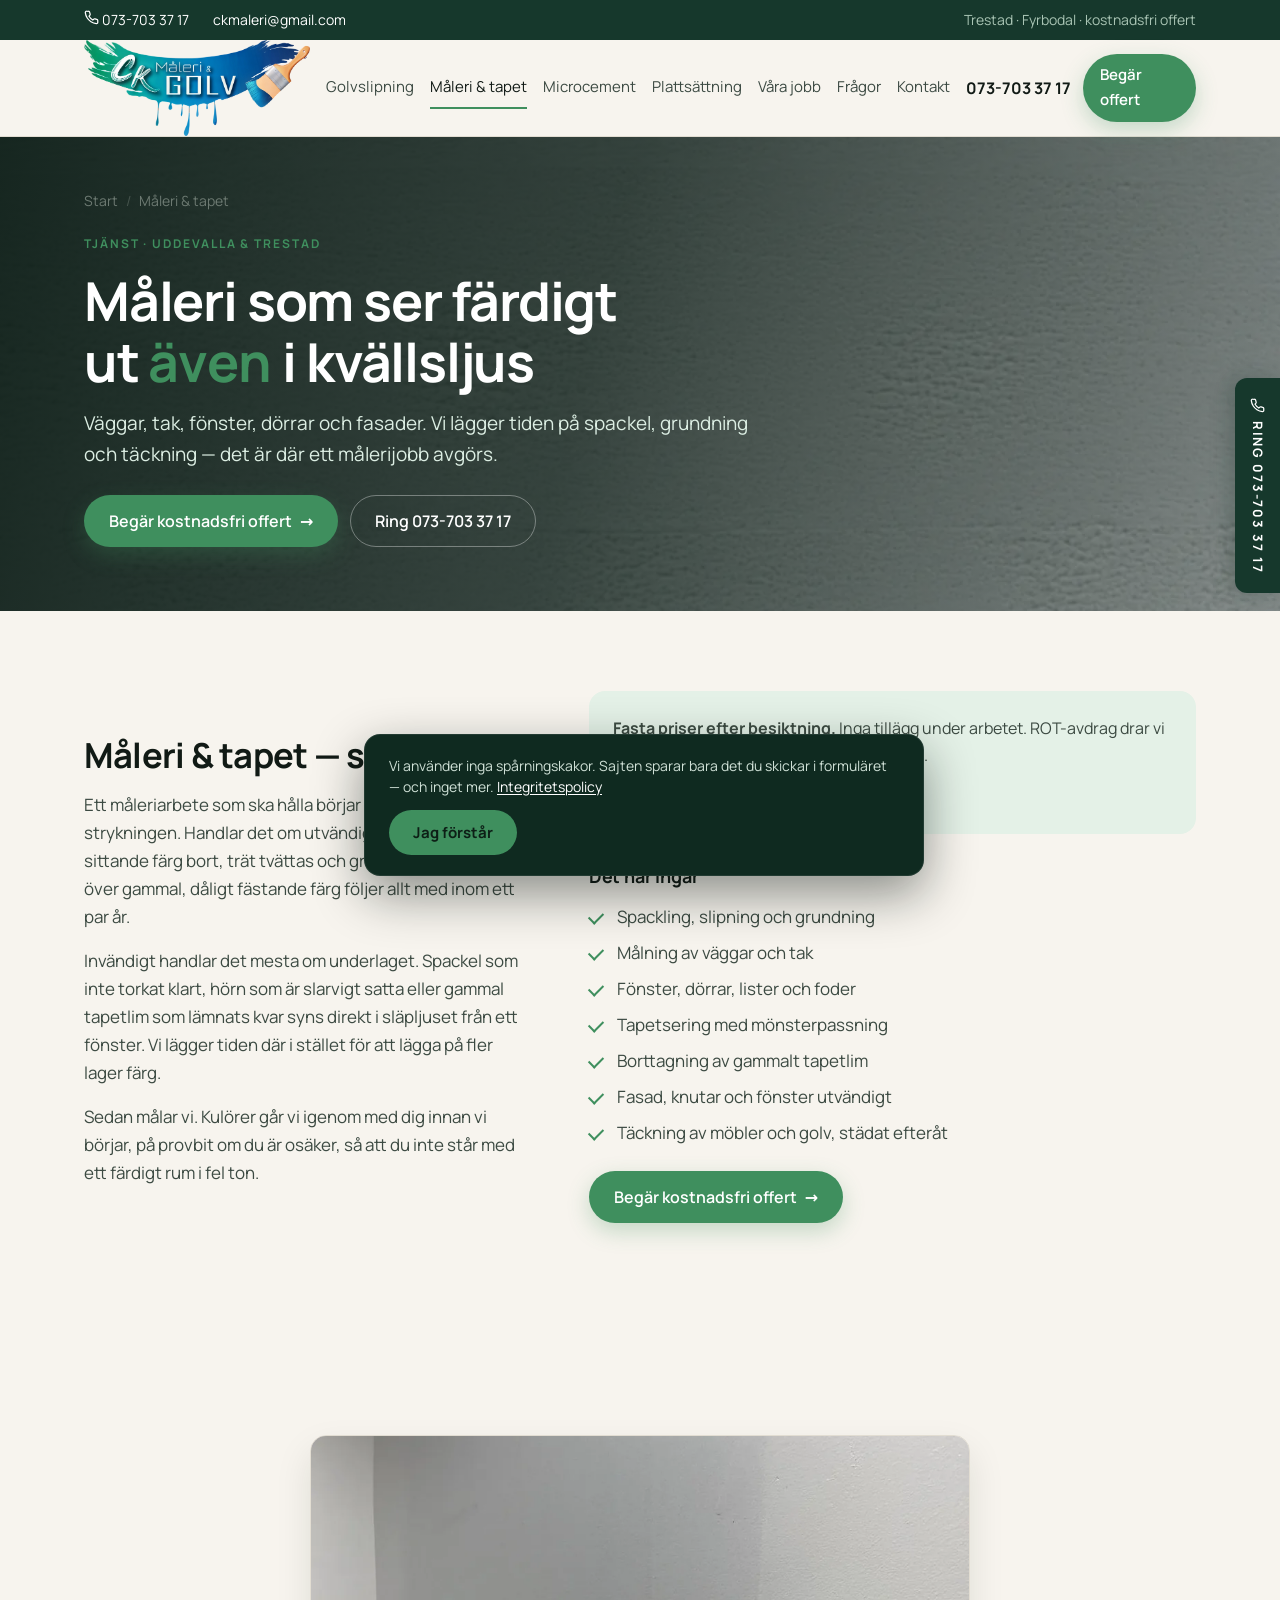
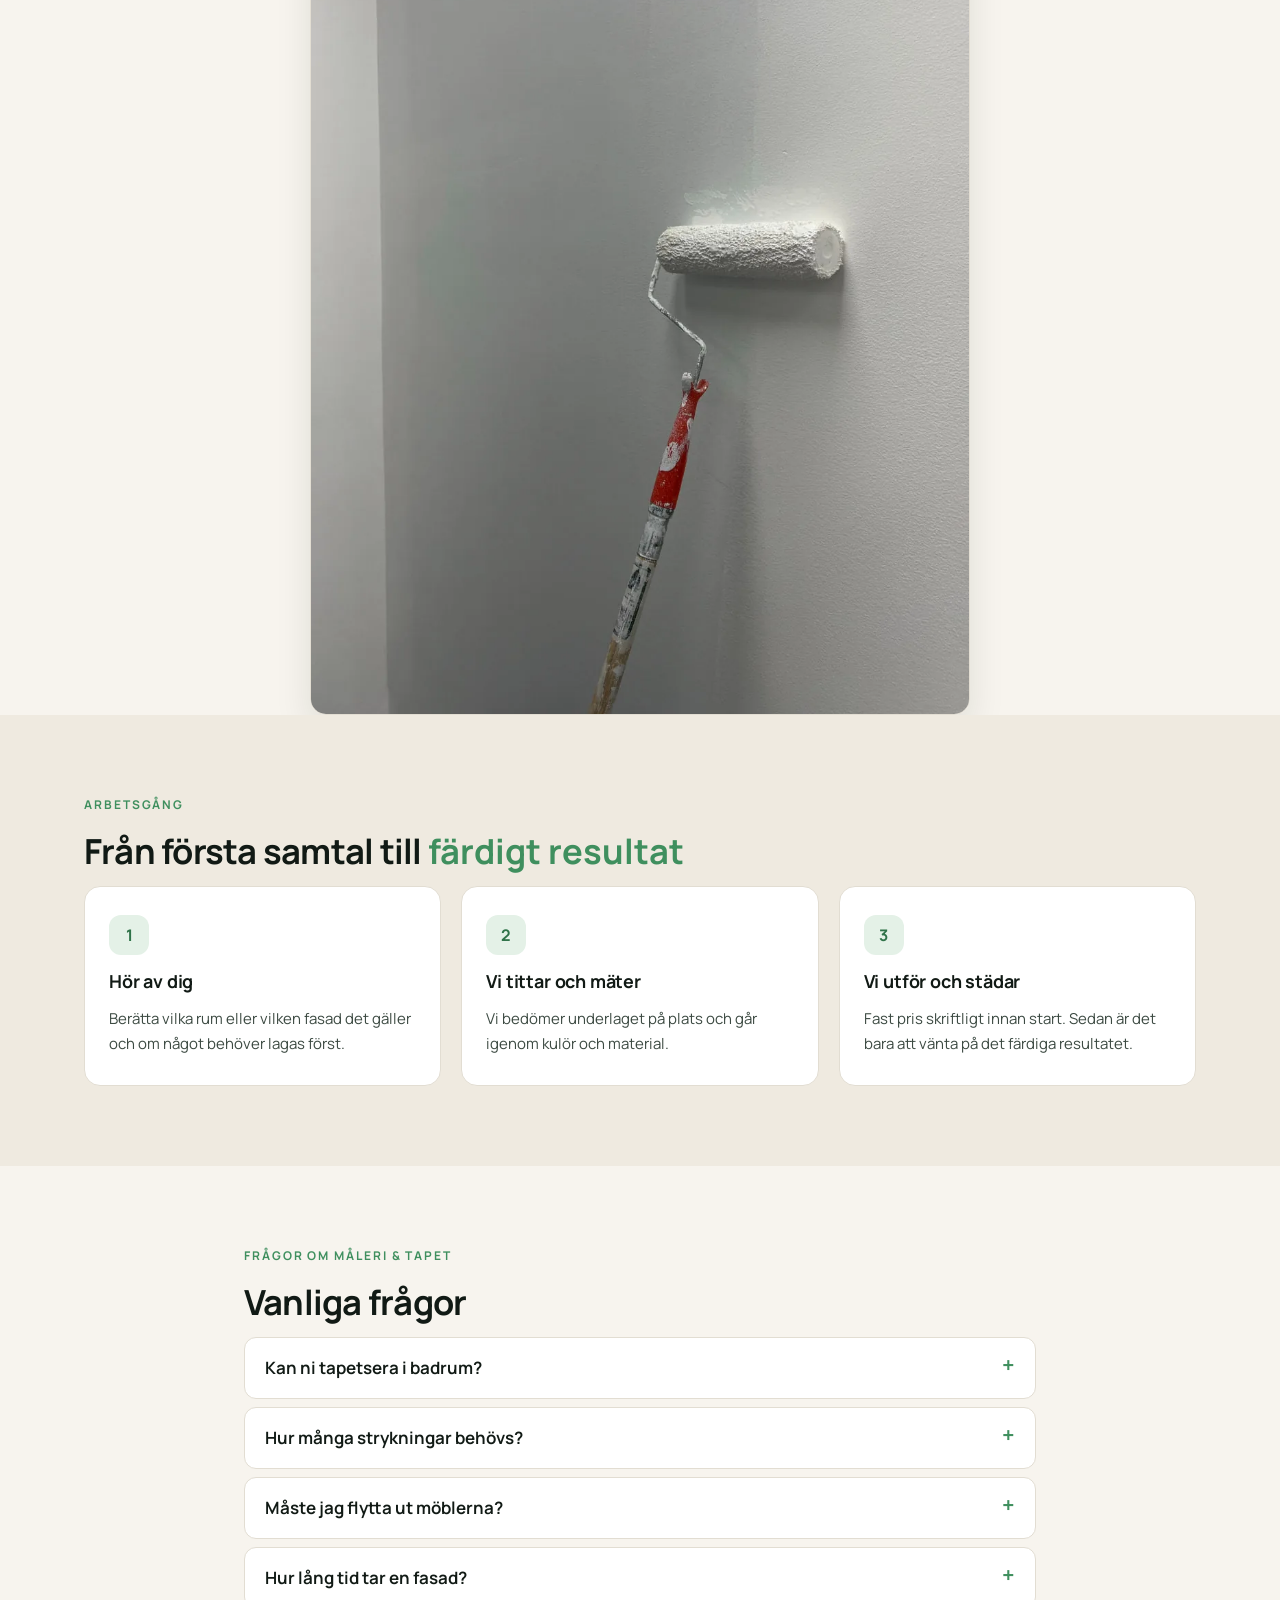
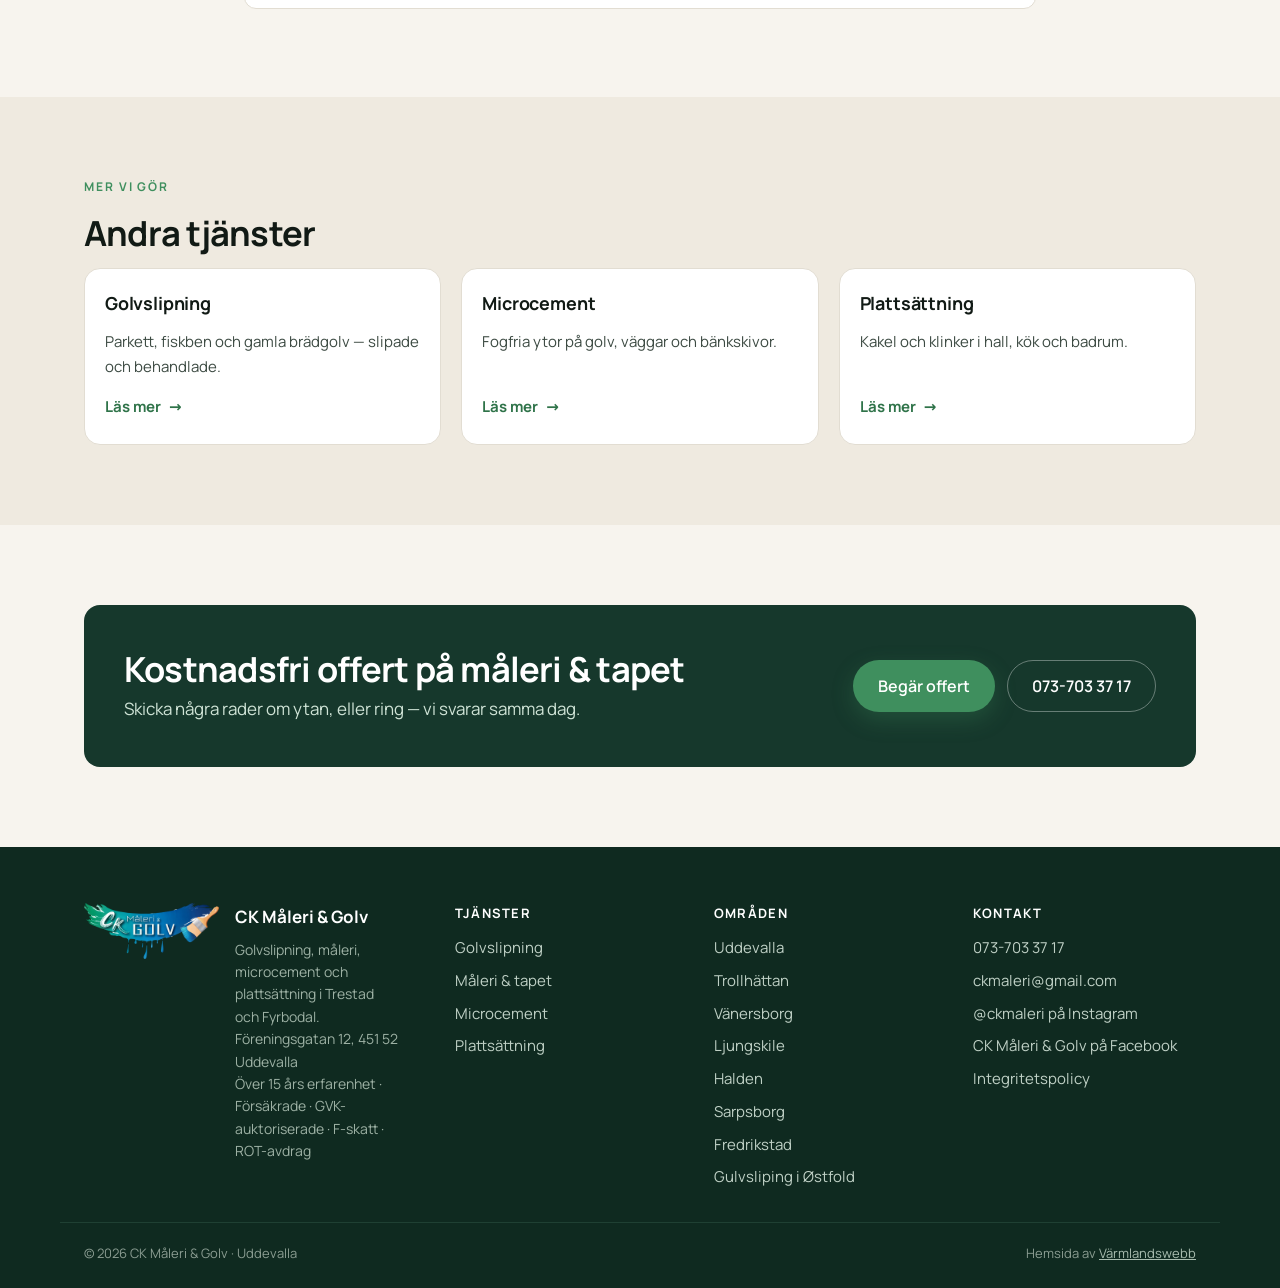
<file: maleri-och-tapet.html>
<!DOCTYPE html>
<html lang="sv">
<head>
<meta charset="utf-8">
<meta name="viewport" content="width=device-width, initial-scale=1">
<title>Måleri och tapetsering i Uddevalla | CK Måleri & Golv</title>
<meta name="description" content="Invändig och utvändig målning, tapetsering, spackling och fasad i Uddevalla och Trestad. Fast pris, försäkrat och ROT-avdrag. Begär kostnadsfri offert.">
<link rel="canonical" href="https://ckmaleri.se/maleri-och-tapet.html">
<meta name="robots" content="index,follow">
<meta property="og:type" content="website">
<meta property="og:locale" content="sv_SE">
<meta property="og:site_name" content="CK Måleri & Golv">
<meta property="og:title" content="Måleri och tapetsering i Uddevalla | CK Måleri & Golv">
<meta property="og:description" content="Invändig och utvändig målning, tapetsering, spackling och fasad i Uddevalla och Trestad. Fast pris, försäkrat och ROT-avdrag. Begär kostnadsfri offert.">
<meta property="og:url" content="https://ckmaleri.se/maleri-och-tapet.html">
<meta property="og:image" content="https://ckmaleri.se/assets/img/og.jpg">
<meta name="twitter:card" content="summary_large_image">
<meta name="theme-color" content="#16382c">
<link rel="icon" href="favicon.svg" type="image/svg+xml">
<link rel="stylesheet" href="assets/styles.css?v=12">
<script type="application/ld+json">{"@context": "https://schema.org", "@graph": [{"@context": "https://schema.org", "@type": "Service", "name": "Måleri & tapet i Uddevalla och Trestad", "serviceType": "Måleri & tapet", "description": "Invändig och utvändig målning, tapetsering, spackling och fasad i Uddevalla och Trestad. Fast pris, försäkrat och ROT-avdrag. Begär kostnadsfri offert.", "url": "https://ckmaleri.se/maleri-och-tapet.html", "provider": {"@type": "HousePainter", "name": "CK Måleri & Golv", "telephone": "+46 737 03 37 17", "url": "https://ckmaleri.se/"}, "areaServed": [{"@type": "City", "name": "Uddevalla"}, {"@type": "City", "name": "Trollhättan"}, {"@type": "City", "name": "Vänersborg"}, {"@type": "City", "name": "Ljungskile"}, {"@type": "City", "name": "Munkedal"}, {"@type": "City", "name": "Färgelanda"}, {"@type": "City", "name": "Lilla Edet"}, {"@type": "City", "name": "Stenungsund"}, {"@type": "City", "name": "Tjörn"}, {"@type": "City", "name": "Orust"}, {"@type": "City", "name": "Lysekil"}, {"@type": "City", "name": "Åmål"}, {"@type": "City", "name": "Strömstad"}, {"@type": "City", "name": "Lidköping"}]}, {"@context": "https://schema.org", "@type": "BreadcrumbList", "itemListElement": [{"@type": "ListItem", "position": 1, "name": "Start", "item": "https://ckmaleri.se/"}, {"@type": "ListItem", "position": 2, "name": "Måleri & tapet", "item": "https://ckmaleri.se/maleri-och-tapet.html"}]}, {"@type": "FAQPage", "mainEntity": [{"@type": "Question", "name": "Kan ni tapetsera i badrum?", "acceptedAnswer": {"@type": "Answer", "text": "Våtrumstapet går bra, men bara med rätt underlag och lim bakom. Vi kontrollerar det innan, annars lossnar tapeten i fukten."}}, {"@type": "Question", "name": "Hur många strykningar behövs?", "acceptedAnswer": {"@type": "Answer", "text": "Oftast två på vägg, och mer om du byter från mörk till ljus kulör. Det står i offerten så du vet vad du betalar för."}}, {"@type": "Question", "name": "Måste jag flytta ut möblerna?", "acceptedAnswer": {"@type": "Answer", "text": "Nej. Vi täcker och flyttar ihop. Plocka undan personliga saker och sådant som är ömtåligt."}}, {"@type": "Question", "name": "Hur lång tid tar en fasad?", "acceptedAnswer": {"@type": "Answer", "text": "Det beror på storlek och på hur mycket färg som måste skrapas. Vi ger en tidsplan i offerten, väderberoende utvändigt."}}]}]}</script>
</head>
<body>
<a class="skip" href="#main">Hoppa till innehåll</a>
<div class="topbar">
  <div class="wrap">
    <a href="tel:+46737033717"><svg width="15" height="15" viewBox="0 0 24 24" fill="none" stroke="currentColor" stroke-width="2" stroke-linecap="round" aria-hidden="true"><path d="M22 16.9v3a2 2 0 0 1-2.2 2 19.8 19.8 0 0 1-8.6-3.1 19.5 19.5 0 0 1-6-6A19.8 19.8 0 0 1 2.1 4.2 2 2 0 0 1 4.1 2h3a2 2 0 0 1 2 1.7c.1 1 .4 1.9.7 2.8a2 2 0 0 1-.5 2.1L8.1 9.9a16 16 0 0 0 6 6l1.3-1.2a2 2 0 0 1 2.1-.5c.9.3 1.8.6 2.8.7a2 2 0 0 1 1.7 2Z"/></svg> 073-703 37 17</a>
    <a href="mailto:ckmaleri@gmail.com">ckmaleri@gmail.com</a>
    <span class="right">Trestad · Fyrbodal · kostnadsfri offert</span>
  </div>
</div>
<header class="site-header">
  <div class="wrap header-inner">
    <a class="brand" href="./"><img class="brand-logo" src="assets/img/logo.webp" alt="CK Måleri & Golv" width="1400" height="582"></a>
    <button class="nav-toggle" aria-expanded="false" aria-controls="nav">Meny</button>
    <nav class="nav" id="nav" aria-label="Huvudmeny"><a href="golvslipning.html">Golvslipning</a><a href="maleri-och-tapet.html" aria-current="page">Måleri & tapet</a><a href="microcement.html">Microcement</a><a href="plattsattning.html">Plattsättning</a><a href="./#jobb">Våra jobb</a><a href="./#fragor">Frågor</a><a href="./#kontakt">Kontakt</a><div class="nav-cta"><a class="btn btn-primary" href="./#kontakt">Begär kostnadsfri offert <span class="arrow">→</span></a><a class="btn btn-outline nav-cta-call" href="tel:+46737033717">Ring 073-703 37 17</a></div></nav>
    <div class="header-cta">
      <a class="header-phone" href="tel:+46737033717">073-703 37 17</a>
      <a class="btn btn-primary" href="./#kontakt">Begär offert</a>
    </div>
  </div>
</header>
<a class="ring-tab" href="tel:+46737033717" aria-label="Ring 073-703 37 17"><svg width="15" height="15" viewBox="0 0 24 24" fill="none" stroke="currentColor" stroke-width="2" stroke-linecap="round" aria-hidden="true"><path d="M22 16.9v3a2 2 0 0 1-2.2 2 19.8 19.8 0 0 1-8.6-3.1 19.5 19.5 0 0 1-6-6A19.8 19.8 0 0 1 2.1 4.2 2 2 0 0 1 4.1 2h3a2 2 0 0 1 2 1.7c.1 1 .4 1.9.7 2.8a2 2 0 0 1-.5 2.1L8.1 9.9a16 16 0 0 0 6 6l1.3-1.2a2 2 0 0 1 2.1-.5c.9.3 1.8.6 2.8.7a2 2 0 0 1 1.7 2Z"/></svg> RING 073-703 37 17</a>

<main id="main">
<section class="page-head">
  <div class="page-head-bg"><img src="assets/img/banner-maleri.webp" alt="Vit strukturerad vägg efter målning" width="1600" height="800"></div>
  <div class="page-head-overlay"></div>
  <div class="wrap">
    <nav class="crumbs" aria-label="Brödsmulor"><a href="./">Start</a><span>/</span>Måleri & tapet</nav>
    <p class="eyebrow" style="margin-top:22px">Tjänst · Uddevalla &amp; Trestad</p>
    <h1>Måleri som ser färdigt ut <em>även</em> i kvällsljus</h1>
    <p class="lead">Väggar, tak, fönster, dörrar och fasader. Vi lägger tiden på spackel, grundning och täckning — det är där ett måleri­jobb avgörs.</p>
    <div class="page-head-cta">
      <a class="btn btn-primary" href="./#kontakt">Begär kostnadsfri offert <span class="arrow">→</span></a>
      <a class="btn btn-light" href="tel:+46737033717">Ring 073-703 37 17</a>
    </div>
  </div>
</section>

<section class="section">
  <div class="wrap two-col prose">
    <div>
      <h2>Måleri & tapet — så gör vi</h2>
      <p>Ett måleriarbete som ska hålla börjar långt före första strykningen. Handlar det om utvändigt trä ska löst sittande färg bort, trät tvättas och grundas — målar man över gammal, dåligt fästande färg följer allt med inom ett par år.</p><p>Invändigt handlar det mesta om underlaget. Spackel som inte torkat klart, hörn som är slarvigt satta eller gammal tapetlim som lämnats kvar syns direkt i släpljuset från ett fönster. Vi lägger tiden där i stället för att lägga på fler lager färg.</p><p>Sedan målar vi. Kulörer går vi igenom med dig innan vi börjar, på provbit om du är osäker, så att du inte står med ett färdigt rum i fel ton.</p>
    </div>
    <div>
      <div class="price-box"><p><strong>Fasta priser efter besiktning.</strong> Inga tillägg under arbetet. ROT-avdrag drar vi av direkt på fakturan för arbete i din bostad.</p><p class="price-cta"><a href="./#kontakt">Begär ett prisförslag här <span class="arrow">→</span></a></p></div>
      <h3>Det här ingår</h3>
      <ul class="checks"><li>Spackling, slipning och grundning</li><li>Målning av väggar och tak</li><li>Fönster, dörrar, lister och foder</li><li>Tapetsering med mönsterpassning</li><li>Borttagning av gammalt tapetlim</li><li>Fasad, knutar och fönster utvändigt</li><li>Täckning av möbler och golv, städat efteråt</li></ul>
      <p><a class="btn btn-primary" href="./#kontakt">Begär kostnadsfri offert <span class="arrow">→</span></a></p>
    </div>
  </div>
</section>

<section class="section" style="padding-bottom:0">
  <div class="wrap">
    <figure class="content-photo">
      <img src="assets/img/page-maleri.webp" alt="Målarroller som drar ljus färg över en slät vägg" loading="lazy" width="960" height="1280">
    </figure>
  </div>
</section>

<section class="section section-alt">
  <div class="wrap">
    <p class="eyebrow">Arbetsgång</p>
    <h2>Från första samtal till <em>färdigt resultat</em></h2>
    <ol class="steps"><li><span class="step-num">1</span><h3>Hör av dig</h3><p>Berätta vilka rum eller vilken fasad det gäller och om något behöver lagas först.</p></li><li><span class="step-num">2</span><h3>Vi tittar och mäter</h3><p>Vi bedömer underlaget på plats och går igenom kulör och material.</p></li><li><span class="step-num">3</span><h3>Vi utför och städar</h3><p>Fast pris skriftligt innan start. Sedan är det bara att vänta på det färdiga resultatet.</p></li></ol>
  </div>
</section>

<section class="section">
  <div class="wrap narrow">
    <p class="eyebrow">Frågor om måleri & tapet</p>
    <h2>Vanliga frågor</h2>
    <details><summary>Kan ni tapetsera i badrum?</summary><p>Våtrumstapet går bra, men bara med rätt underlag och lim bakom. Vi kontrollerar det innan, annars lossnar tapeten i fukten.</p></details><details><summary>Hur många strykningar behövs?</summary><p>Oftast två på vägg, och mer om du byter från mörk till ljus kulör. Det står i offerten så du vet vad du betalar för.</p></details><details><summary>Måste jag flytta ut möblerna?</summary><p>Nej. Vi täcker och flyttar ihop. Plocka undan personliga saker och sådant som är ömtåligt.</p></details><details><summary>Hur lång tid tar en fasad?</summary><p>Det beror på storlek och på hur mycket färg som måste skrapas. Vi ger en tidsplan i offerten, väderberoende utvändigt.</p></details>
  </div>
</section>

<section class="section section-alt">
  <div class="wrap">
    <p class="eyebrow">Mer vi gör</p>
    <h2>Andra tjänster</h2>
    <div class="svc-grid" style="grid-template-columns:repeat(3,1fr)"><a class="svc" href="golvslipning.html"><div class="svc-body"><h3>Golvslipning</h3><p>Parkett, fiskben och gamla brädgolv — slipade och behandlade.</p><span class="svc-more">Läs mer <span class="arrow">→</span></span></div></a><a class="svc" href="microcement.html"><div class="svc-body"><h3>Microcement</h3><p>Fogfria ytor på golv, väggar och bänkskivor.</p><span class="svc-more">Läs mer <span class="arrow">→</span></span></div></a><a class="svc" href="plattsattning.html"><div class="svc-body"><h3>Plattsättning</h3><p>Kakel och klinker i hall, kök och badrum.</p><span class="svc-more">Läs mer <span class="arrow">→</span></span></div></a></div>
  </div>
</section>

<section class="section">
  <div class="wrap">
    <div class="cta-band">
      <div>
        <h2>Kostnadsfri offert på måleri & tapet</h2>
        <p style="margin:6px 0 0;color:#cfe3d6">Skicka några rader om ytan, eller ring — vi svarar samma dag.</p>
      </div>
      <div style="display:flex;gap:12px;flex-wrap:wrap">
        <a class="btn btn-primary" href="./#kontakt">Begär offert</a>
        <a class="btn btn-light" href="tel:+46737033717">073-703 37 17</a>
      </div>
    </div>
  </div>
</section>
</main>
<footer class="site-footer">
  <div class="wrap footer-grid">
    <div class="footer-brand">
      <img class="brand-logo footer-logo" src="assets/img/logo.webp" alt="CK Måleri & Golv" width="1400" height="582">
      <div>
        <strong>CK Måleri & Golv</strong>
        <p>Golvslipning, måleri, microcement och plattsättning i Trestad och Fyrbodal.<br>
        Föreningsgatan 12, 451 52 Uddevalla<br>
        Över 15 års erfarenhet · Försäkrade · GVK-auktoriserade · F-skatt · ROT-avdrag</p>
      </div>
    </div>
    <div class="footer-col">
      <strong>Tjänster</strong>
      <a href="golvslipning.html">Golvslipning</a>
      <a href="maleri-och-tapet.html">Måleri &amp; tapet</a>
      <a href="microcement.html">Microcement</a>
      <a href="plattsattning.html">Plattsättning</a>
    </div>
    <div class="footer-col">
      <strong>Områden</strong>
      <a href="./#omraden">Uddevalla</a>
      <a href="./#omraden">Trollhättan</a>
      <a href="./#omraden">Vänersborg</a>
      <a href="./#omraden">Ljungskile</a>
      <a href="halden.html">Halden</a>
      <a href="sarpsborg.html">Sarpsborg</a>
      <a href="fredrikstad.html">Fredrikstad</a>
      <a href="gulvsliping.html">Gulvsliping i Østfold</a>
    </div>
    <div class="footer-col">
      <strong>Kontakt</strong>
      <a href="tel:+46737033717">073-703 37 17</a>
      <a href="mailto:ckmaleri@gmail.com">ckmaleri@gmail.com</a>
      <a href="https://www.instagram.com/ckmaleri/" rel="noopener">@ckmaleri på Instagram</a>
      <a href="https://www.facebook.com/p/CK-M%C3%A5leri-Golv-100068038089752/" rel="noopener">CK Måleri &amp; Golv på Facebook</a>
      <a href="integritetspolicy.html">Integritetspolicy</a>
    </div>
  </div>
  <div class="wrap footer-bottom">
    <span>© <span id="ar">2026</span> CK Måleri & Golv · Uddevalla</span>
    <span>Hemsida av <a href="https://varmlandswebb.se" rel="noopener">Värmlandswebb</a></span>
  </div>
</footer>
<script src="assets/app.js?v=11" defer></script>
</body>
</html>
</file>
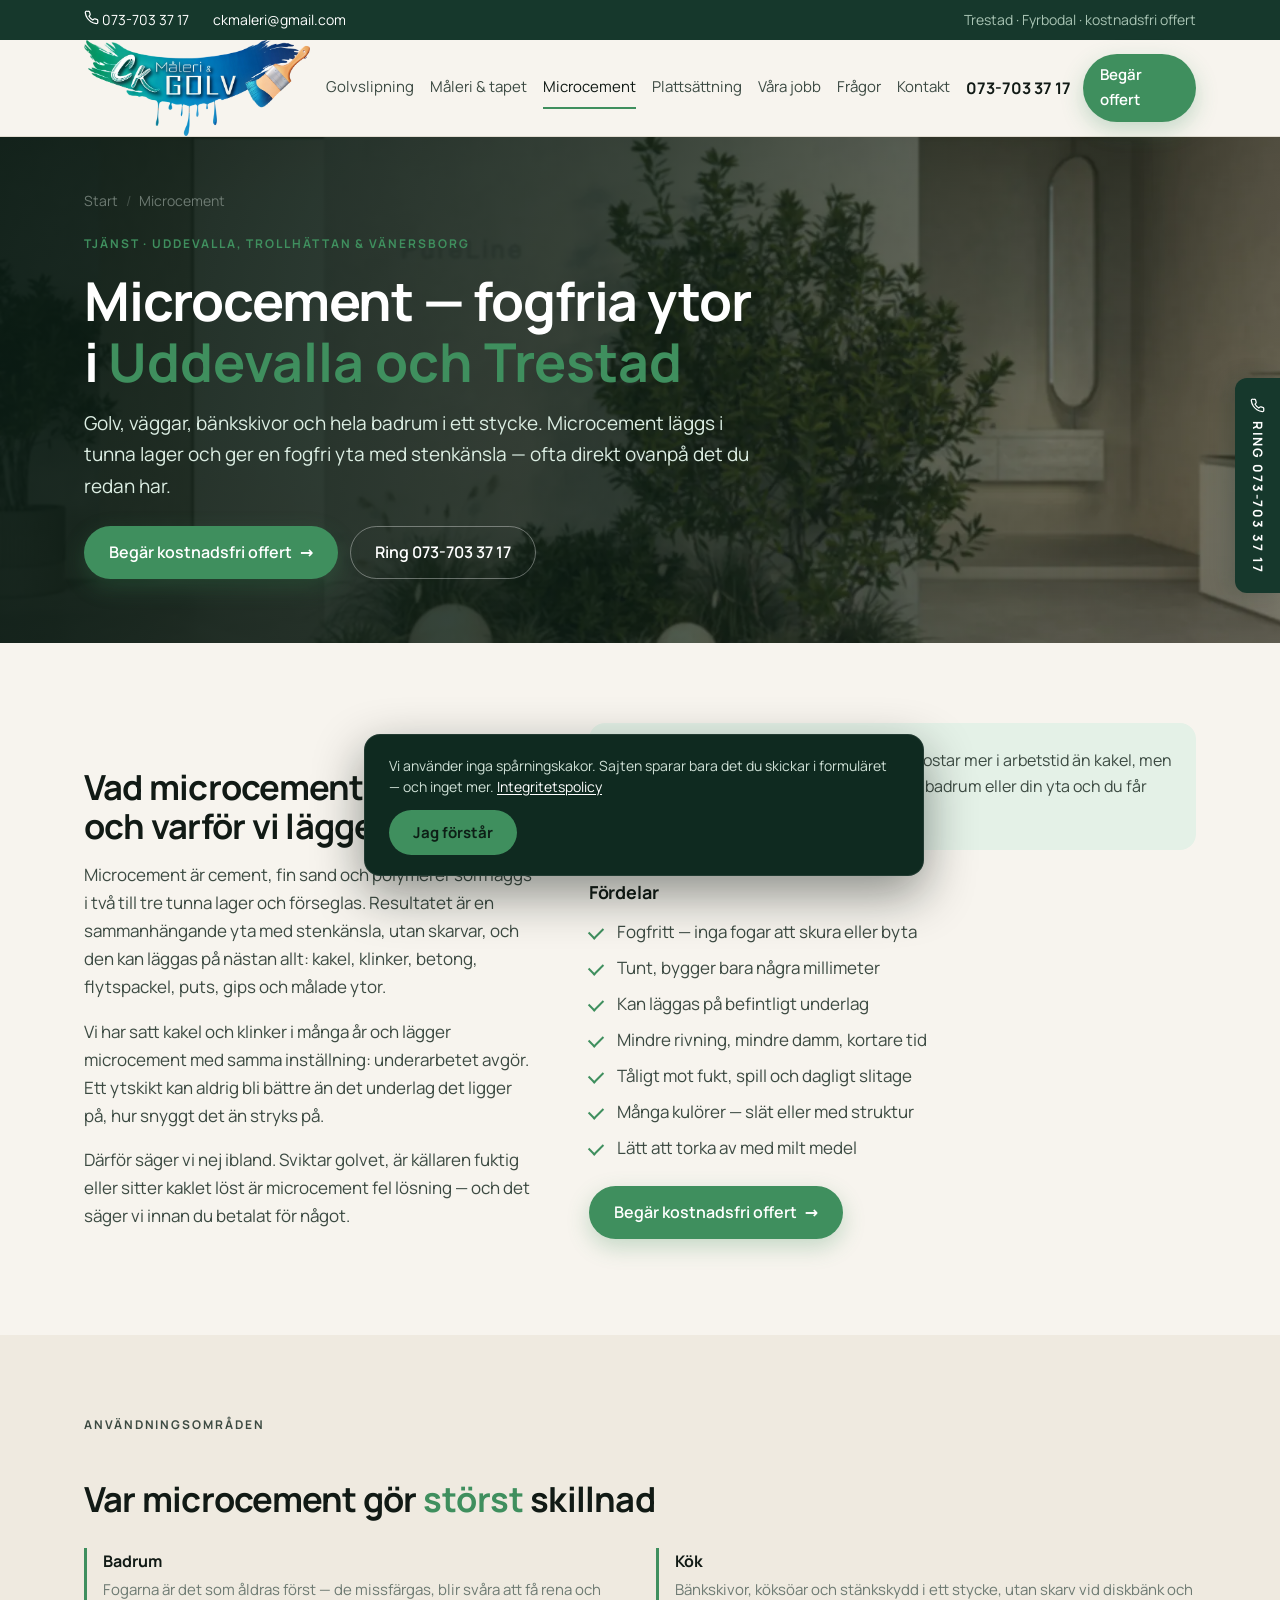
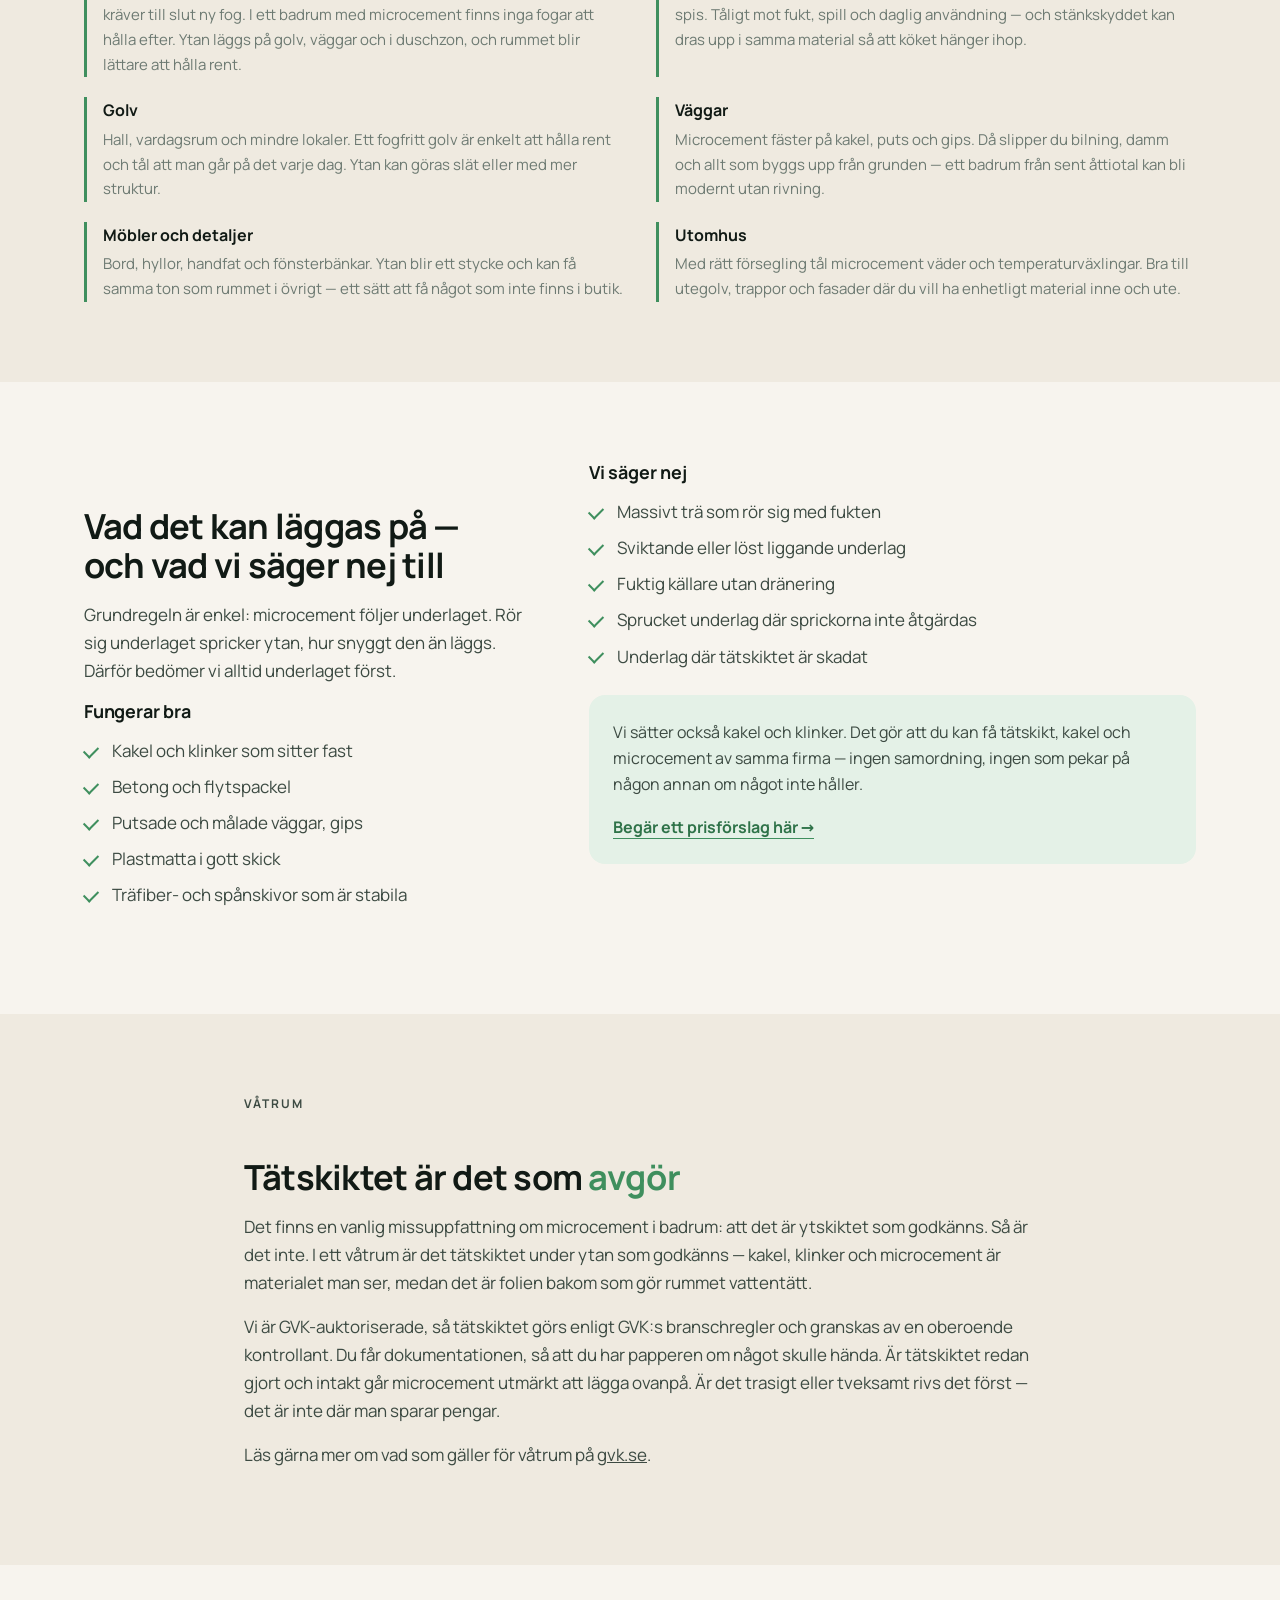
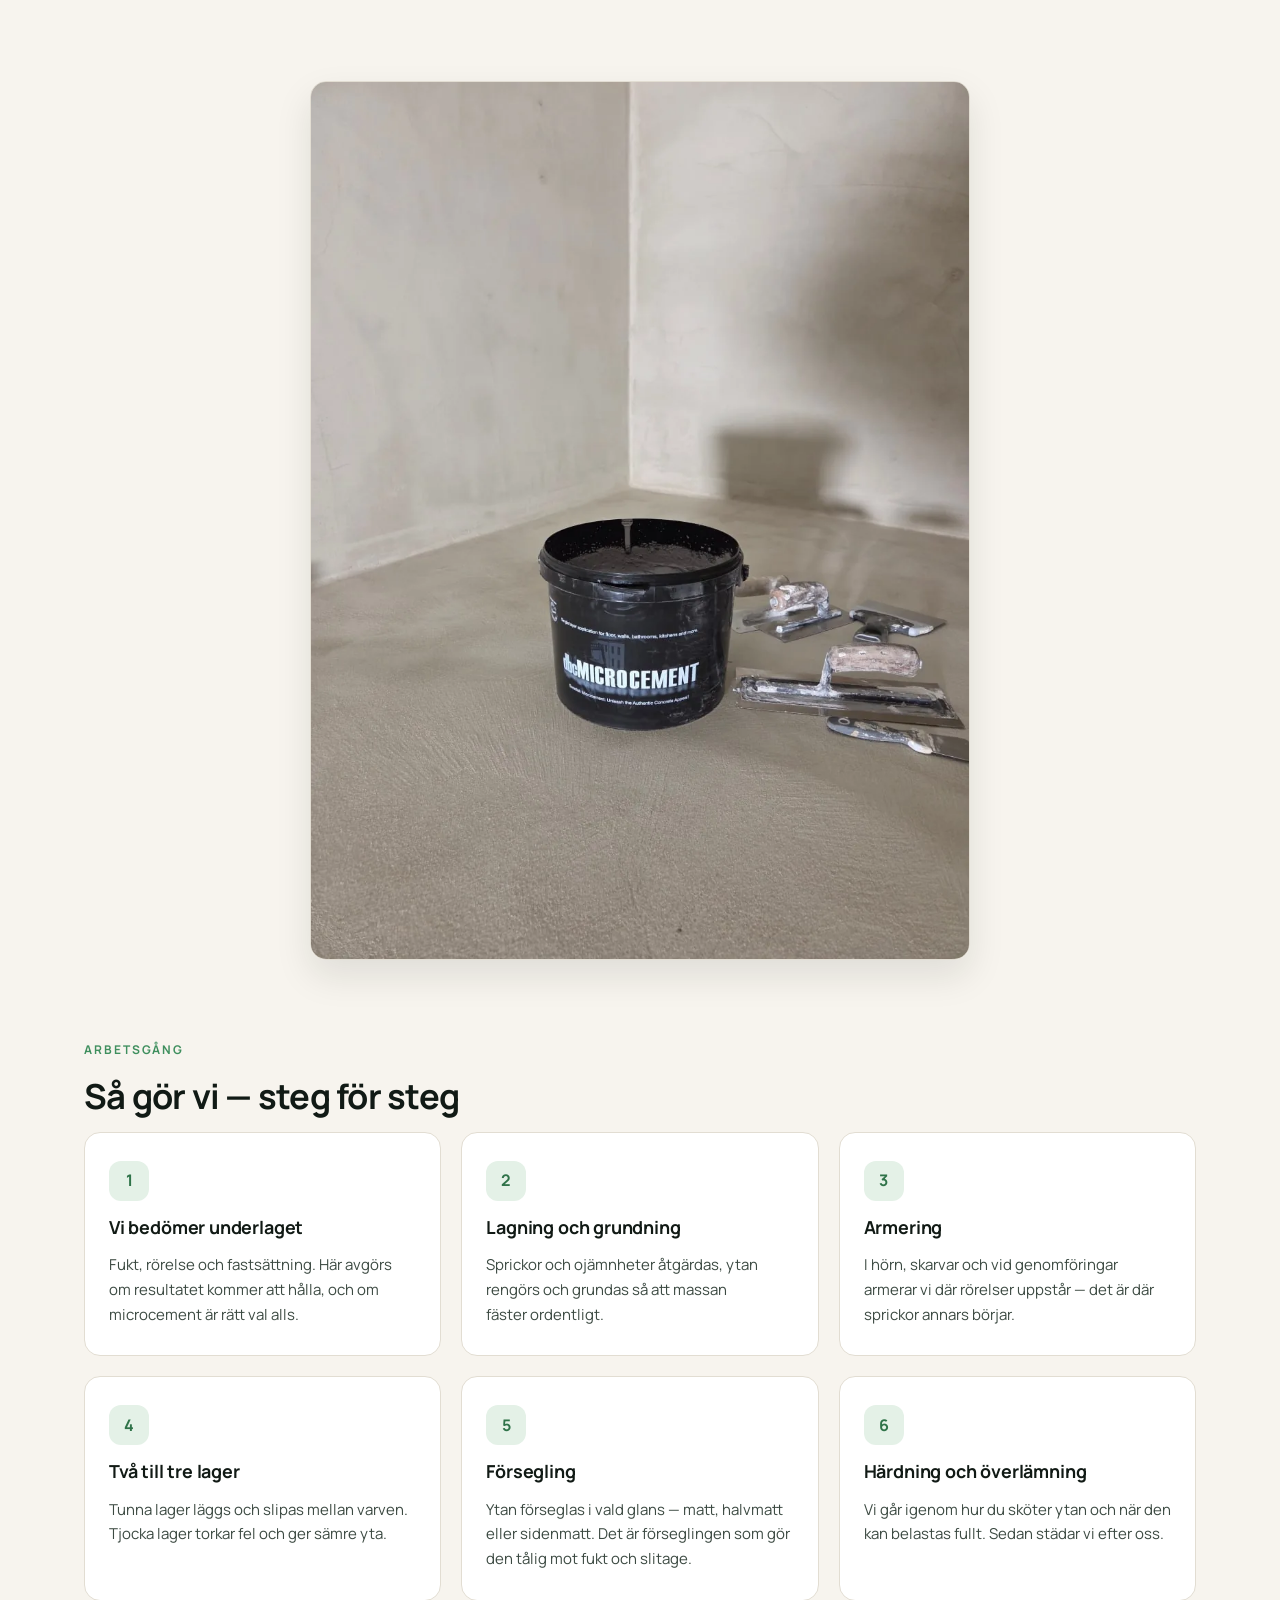
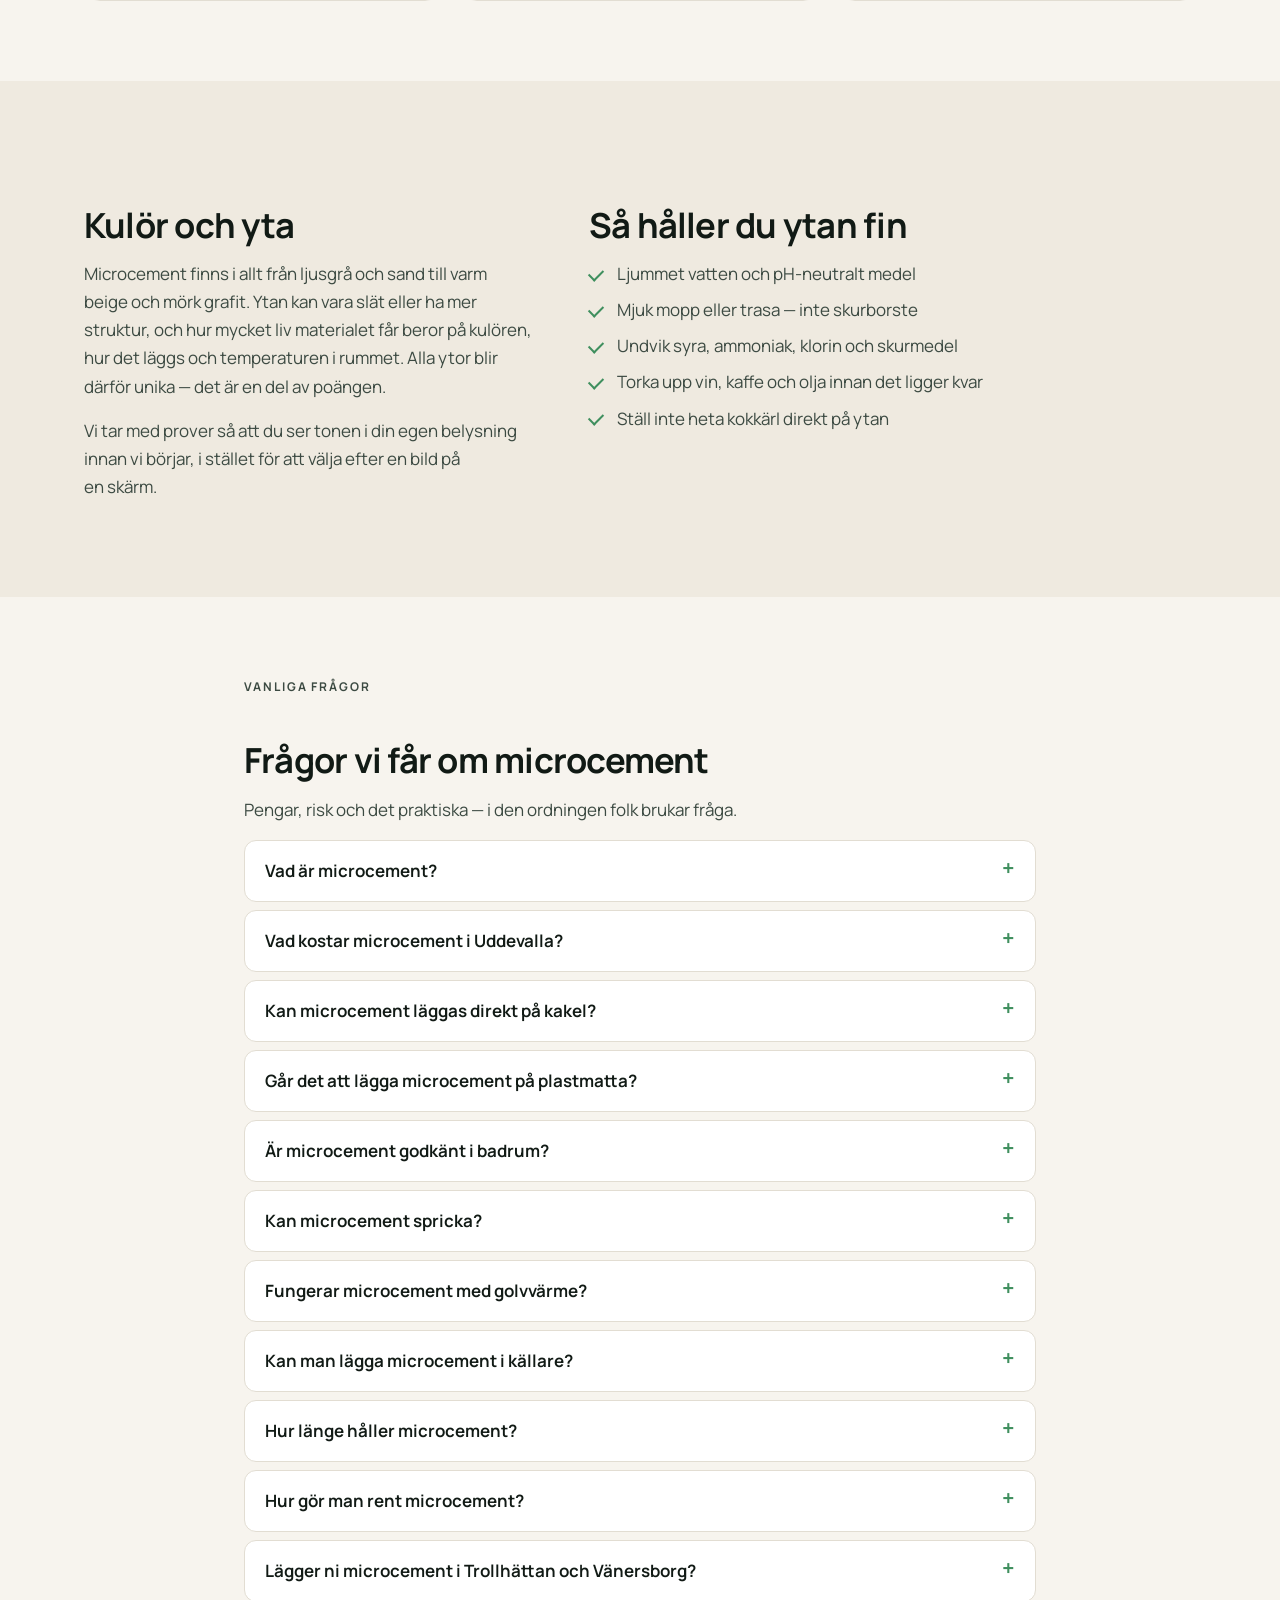
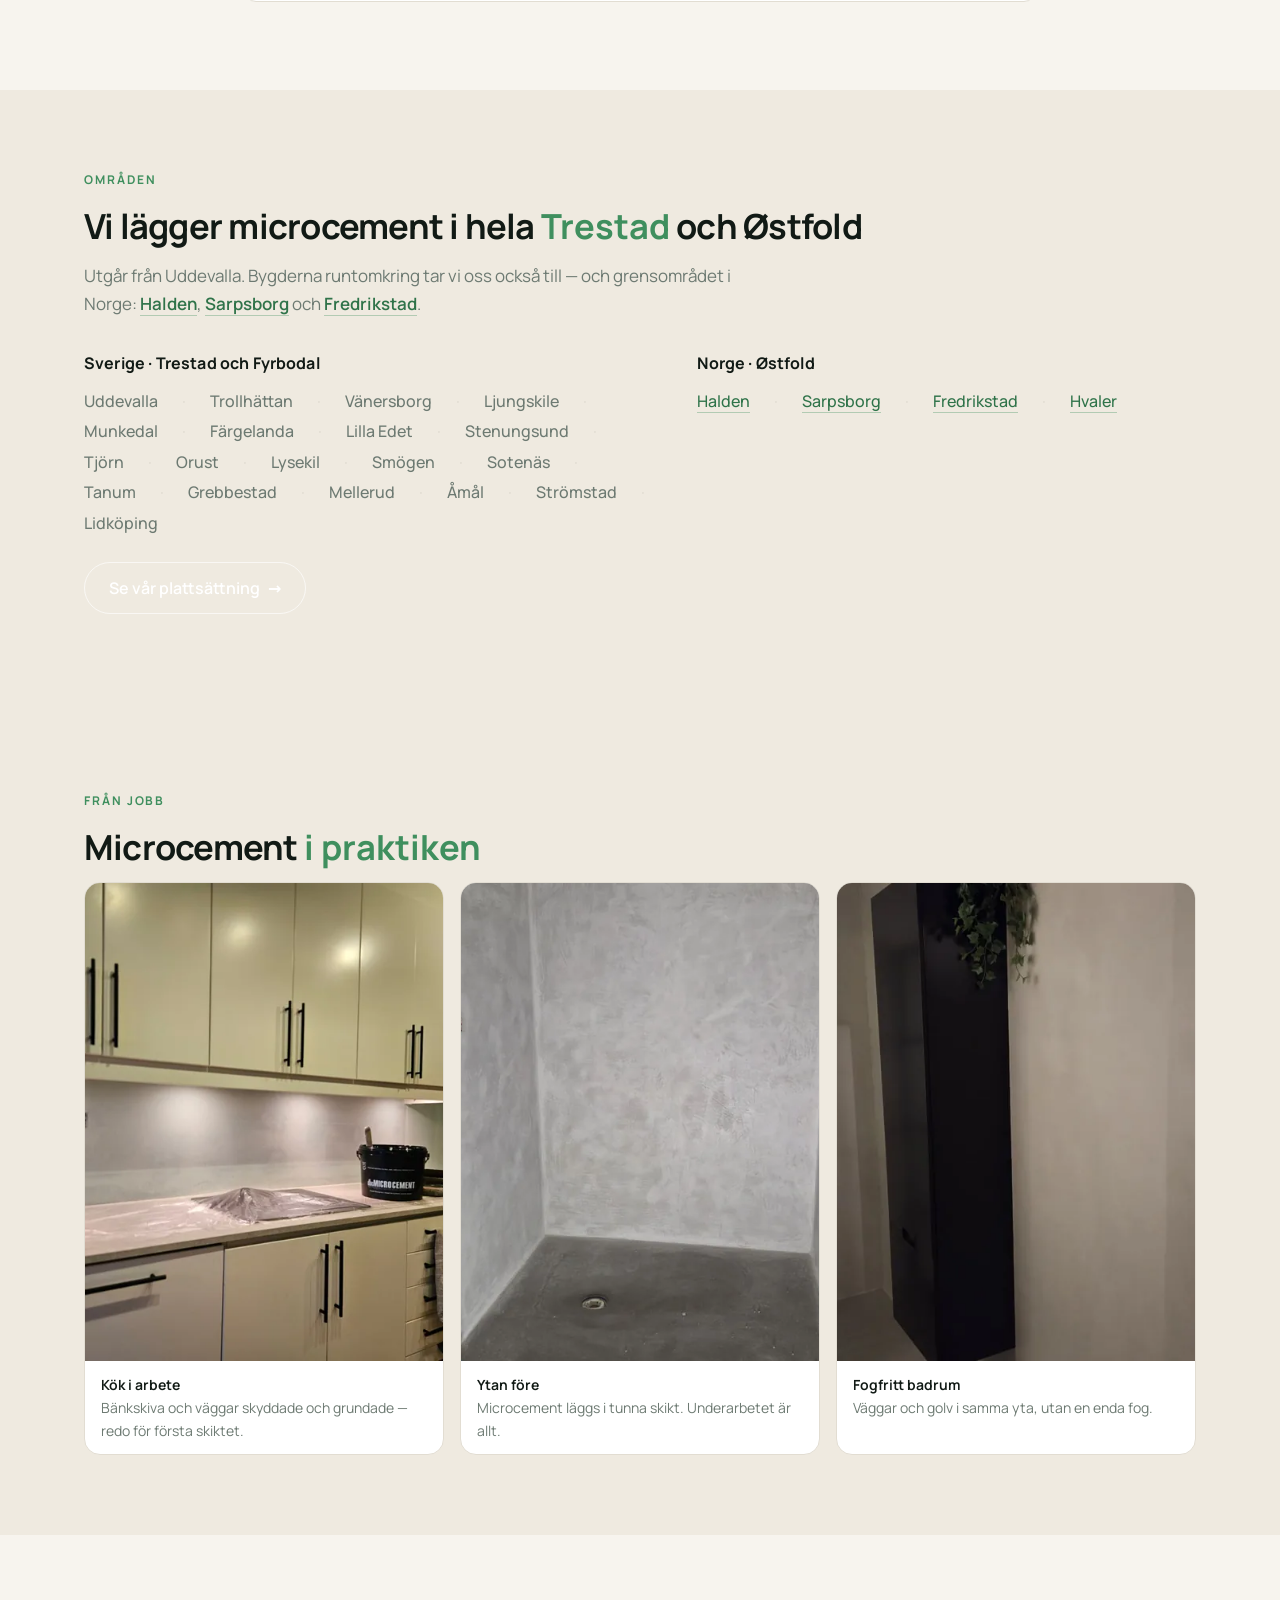
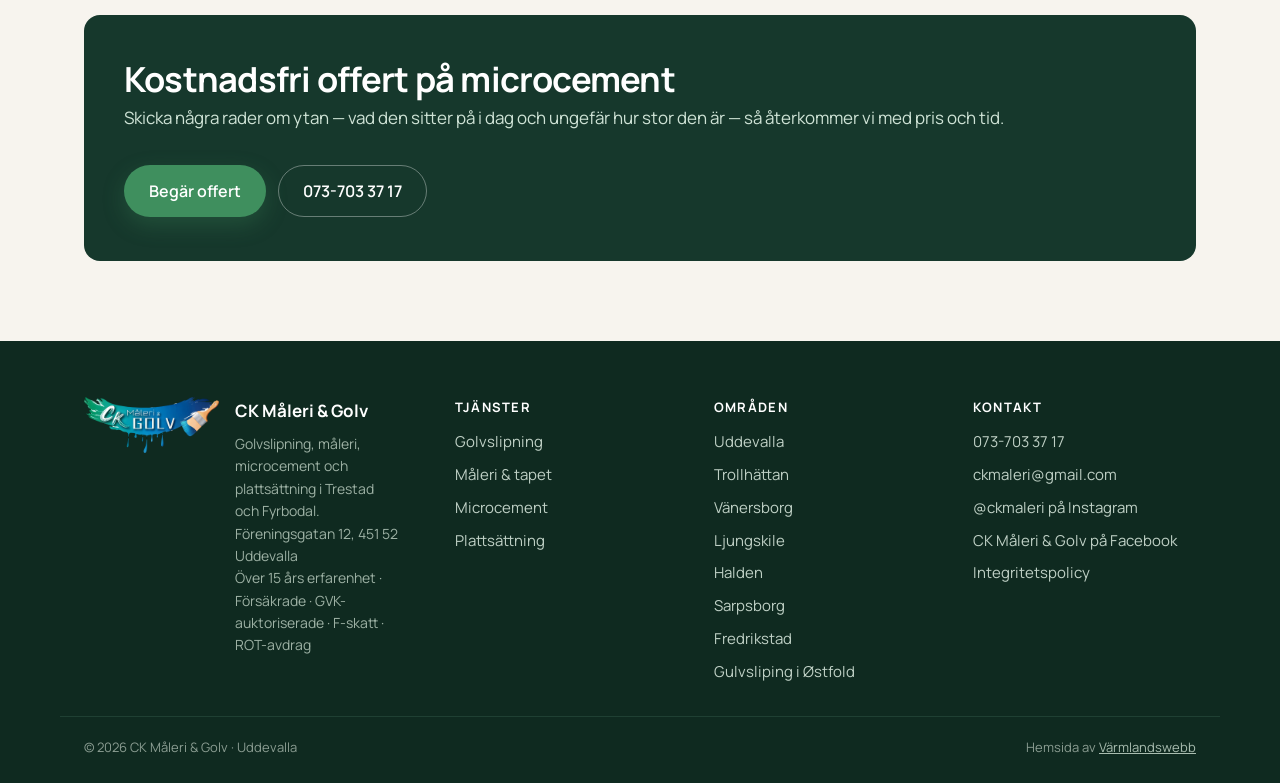
<file: microcement.html>
<!DOCTYPE html>
<html lang="sv">
<head>
<meta charset="utf-8">
<meta name="viewport" content="width=device-width, initial-scale=1">
<title>Microcement i Uddevalla och Trestad | CK Måleri & Golv</title>
<meta name="description" content="Microcement på golv, väggar, bänkskivor och i badrum i Uddevalla och Trestad. GVK-auktoriserade för tätskikt i våtrum. Fogfria ytor, ofta på befintligt kakel.">
<link rel="canonical" href="https://ckmaleri.se/microcement.html">
<meta name="robots" content="index,follow">
<meta property="og:type" content="website">
<meta property="og:locale" content="sv_SE">
<meta property="og:site_name" content="CK Måleri & Golv">
<meta property="og:title" content="Microcement i Uddevalla och Trestad | CK Måleri & Golv">
<meta property="og:description" content="Microcement på golv, väggar, bänkskivor och i badrum i Uddevalla och Trestad. GVK-auktoriserade för tätskikt i våtrum. Fogfria ytor, ofta på befintligt kakel.">
<meta property="og:url" content="https://ckmaleri.se/microcement.html">
<meta property="og:image" content="https://ckmaleri.se/assets/img/og.jpg">
<meta name="twitter:card" content="summary_large_image">
<meta name="theme-color" content="#16382c">
<link rel="icon" href="favicon.svg" type="image/svg+xml">
<link rel="stylesheet" href="assets/styles.css?v=12">
<script type="application/ld+json">{"@context": "https://schema.org", "@graph": [{"@context": "https://schema.org", "@type": "Service", "name": "Microcement i Uddevalla och Trestad", "serviceType": "Microcement", "description": "Microcement på golv, väggar, bänkskivor och i badrum i Uddevalla och Trestad. GVK-auktoriserade för tätskikt i våtrum. Fogfria ytor, ofta på befintligt kakel.", "url": "https://ckmaleri.se/microcement.html", "provider": {"@type": "HousePainter", "name": "CK Måleri & Golv", "telephone": "+46 737 03 37 17", "url": "https://ckmaleri.se/"}, "areaServed": [{"@type": "City", "name": "Uddevalla"}, {"@type": "City", "name": "Trollhättan"}, {"@type": "City", "name": "Vänersborg"}, {"@type": "City", "name": "Ljungskile"}, {"@type": "City", "name": "Munkedal"}, {"@type": "City", "name": "Färgelanda"}, {"@type": "City", "name": "Lilla Edet"}, {"@type": "City", "name": "Stenungsund"}, {"@type": "City", "name": "Tjörn"}, {"@type": "City", "name": "Orust"}, {"@type": "City", "name": "Lysekil"}, {"@type": "City", "name": "Åmål"}, {"@type": "City", "name": "Strömstad"}, {"@type": "City", "name": "Lidköping"}]}, {"@context": "https://schema.org", "@type": "BreadcrumbList", "itemListElement": [{"@type": "ListItem", "position": 1, "name": "Start", "item": "https://ckmaleri.se/"}, {"@type": "ListItem", "position": 2, "name": "Microcement", "item": "https://ckmaleri.se/microcement.html"}]}, {"@type": "FAQPage", "mainEntity": [{"@type": "Question", "name": "Vad är microcement?", "acceptedAnswer": {"@type": "Answer", "text": "Microcement är ett tunt ytskikt som byggs upp av cement, fin sand och polymerer och läggs i två till tre lager. Det ger en fogfri yta med stenkänsla och kan läggas på de flesta underlag, både ute och inne."}}, {"@type": "Question", "name": "Vad kostar microcement i Uddevalla?", "acceptedAnswer": {"@type": "Answer", "text": "Priset beror på yta, underlag, kulör och vilken glans du väljer. Microcement är som mest kostnadseffektivt när det befintliga underlaget kan behållas, eftersom rivning, nytt tätskikt och nytt kakel då inte behövs. Du får ett fast pris efter besiktning."}}, {"@type": "Question", "name": "Kan microcement läggas direkt på kakel?", "acceptedAnswer": {"@type": "Answer", "text": "Ja, om plattorna sitter fast, underlaget är jämnt och tätskiktet är intakt. Då slipper du riva ut det gamla, bygga upp väggen igen och köpa nytt kakel — det är där den stora besparingen ligger."}}, {"@type": "Question", "name": "Går det att lägga microcement på plastmatta?", "acceptedAnswer": {"@type": "Answer", "text": "Ja, på en plastmatta i gott skick. Kraven är att ytskiktet är helt, att golvbrunnen är frisk, att fallet mot brunnen är godkänt och att det inte finns misstanke om läckage. Är något av det tveksamt rivs badrummet först."}}, {"@type": "Question", "name": "Är microcement godkänt i badrum?", "acceptedAnswer": {"@type": "Answer", "text": "I ett våtrum är det inte ytskiktet som godkänns, utan tätskiktet under det. Kakel, klinker och microcement är ytan man ser — det är folien bakom som gör rummet vattentätt. Vi är GVK-auktoriserade, gör tätskiktet enligt GVK:s branschregler och dokumenterar med bilder. Arbetet granskas av en oberoende kontrollant."}}, {"@type": "Question", "name": "Kan microcement spricka?", "acceptedAnswer": {"@type": "Answer", "text": "Microcement är ett ytskikt och följer därför underlaget. Är underlaget stabilt håller ytan; rör det sig följer mikrocementen med. Risken är liten när underlaget är fast, gamla sprickor lagas, grundningen blir rätt och lagren inte läggs för tjockt eller torkar för snabbt."}}, {"@type": "Question", "name": "Fungerar microcement med golvvärme?", "acceptedAnswer": {"@type": "Answer", "text": "Ja. Värmen stängs av eller hålls låg i god tid före läggningen, ytan får inte vara för varm när massan läggs, och efteråt fas värmen tillbaka långsamt över flera dagar. Exakta tider står i offerten."}}, {"@type": "Question", "name": "Kan man lägga microcement i källare?", "acceptedAnswer": {"@type": "Answer", "text": "I en isolerad och dränerad källare går det bra. I en torr källare utan dränering kan golv fungera, men med viss risk för missfärgning, och vissa produkter krävs för väggar. Är källaren fuktig avråder vi helt."}}, {"@type": "Question", "name": "Hur länge håller microcement?", "acceptedAnswer": {"@type": "Answer", "text": "I ett badrum är det tätskiktet under ytan som sätter livslängden, och det håller i decennier. Själva ytan håller beroende på hur mycket den används — i ett hem många år, och går att fräscha upp utan att byta underlag."}}, {"@type": "Question", "name": "Hur gör man rent microcement?", "acceptedAnswer": {"@type": "Answer", "text": "Ljummet vatten och ett pH-neutralt rengöringsmedel, med mjuk mopp eller trasa. Undvik skurmedel, syra, ammoniak, klorin och slipande medel, och använd inte skurborste. Torka upp vin, kaffe och olja innan det ligger kvar."}}, {"@type": "Question", "name": "Lägger ni microcement i Trollhättan och Vänersborg?", "acceptedAnswer": {"@type": "Answer", "text": "Ja. Vi utgår från Uddevalla och arbetar i hela Trestad och Fyrbodal. Ring om du är osäker på om vi kommer till dig."}}]}]}</script>
</head>
<body>
<a class="skip" href="#main">Hoppa till innehåll</a>
<div class="topbar">
  <div class="wrap">
    <a href="tel:+46737033717"><svg width="15" height="15" viewBox="0 0 24 24" fill="none" stroke="currentColor" stroke-width="2" stroke-linecap="round" aria-hidden="true"><path d="M22 16.9v3a2 2 0 0 1-2.2 2 19.8 19.8 0 0 1-8.6-3.1 19.5 19.5 0 0 1-6-6A19.8 19.8 0 0 1 2.1 4.2 2 2 0 0 1 4.1 2h3a2 2 0 0 1 2 1.7c.1 1 .4 1.9.7 2.8a2 2 0 0 1-.5 2.1L8.1 9.9a16 16 0 0 0 6 6l1.3-1.2a2 2 0 0 1 2.1-.5c.9.3 1.8.6 2.8.7a2 2 0 0 1 1.7 2Z"/></svg> 073-703 37 17</a>
    <a href="mailto:ckmaleri@gmail.com">ckmaleri@gmail.com</a>
    <span class="right">Trestad · Fyrbodal · kostnadsfri offert</span>
  </div>
</div>
<header class="site-header">
  <div class="wrap header-inner">
    <a class="brand" href="./"><img class="brand-logo" src="assets/img/logo.webp" alt="CK Måleri & Golv" width="1400" height="582"></a>
    <button class="nav-toggle" aria-expanded="false" aria-controls="nav">Meny</button>
    <nav class="nav" id="nav" aria-label="Huvudmeny"><a href="golvslipning.html">Golvslipning</a><a href="maleri-och-tapet.html">Måleri & tapet</a><a href="microcement.html" aria-current="page">Microcement</a><a href="plattsattning.html">Plattsättning</a><a href="./#jobb">Våra jobb</a><a href="./#fragor">Frågor</a><a href="./#kontakt">Kontakt</a><div class="nav-cta"><a class="btn btn-primary" href="./#kontakt">Begär kostnadsfri offert <span class="arrow">→</span></a><a class="btn btn-outline nav-cta-call" href="tel:+46737033717">Ring 073-703 37 17</a></div></nav>
    <div class="header-cta">
      <a class="header-phone" href="tel:+46737033717">073-703 37 17</a>
      <a class="btn btn-primary" href="./#kontakt">Begär offert</a>
    </div>
  </div>
</header>
<a class="ring-tab" href="tel:+46737033717" aria-label="Ring 073-703 37 17"><svg width="15" height="15" viewBox="0 0 24 24" fill="none" stroke="currentColor" stroke-width="2" stroke-linecap="round" aria-hidden="true"><path d="M22 16.9v3a2 2 0 0 1-2.2 2 19.8 19.8 0 0 1-8.6-3.1 19.5 19.5 0 0 1-6-6A19.8 19.8 0 0 1 2.1 4.2 2 2 0 0 1 4.1 2h3a2 2 0 0 1 2 1.7c.1 1 .4 1.9.7 2.8a2 2 0 0 1-.5 2.1L8.1 9.9a16 16 0 0 0 6 6l1.3-1.2a2 2 0 0 1 2.1-.5c.9.3 1.8.6 2.8.7a2 2 0 0 1 1.7 2Z"/></svg> RING 073-703 37 17</a>

<main id="main">
<section class="page-head">
  <div class="page-head-bg"><img src="assets/img/banner-microcement.webp" alt="Fogfri microcementyta i ett minimalistiskt rum med grönska" width="1600" height="800"></div>
  <div class="page-head-overlay"></div>
  <div class="wrap">
    <nav class="crumbs" aria-label="Brödsmulor"><a href="./">Start</a><span>/</span>Microcement</nav>
    <p class="eyebrow" style="margin-top:22px">Tjänst · Uddevalla, Trollhättan &amp; Vänersborg</p>
    <h1>Microcement — fogfria ytor i <em>Uddevalla och Trestad</em></h1>
    <p class="lead">Golv, väggar, bänkskivor och hela badrum i ett stycke. Microcement läggs i tunna
      lager och ger en fogfri yta med stenkänsla — ofta direkt ovanpå det du redan har.</p>
    <div class="page-head-cta">
      <a class="btn btn-primary" href="./#kontakt">Begär kostnadsfri offert <span class="arrow">→</span></a>
      <a class="btn btn-light" href="tel:+46737033717">Ring 073-703 37 17</a>
    </div>
  </div>
</section>

<section class="section">
  <div class="wrap two-col prose">
    <div>
      <h2>Vad microcement är — och varför vi lägger det</h2>
      <p>Microcement är cement, fin sand och polymerer som läggs i två till tre tunna lager och
        förseglas. Resultatet är en sammanhängande yta med stenkänsla, utan skarvar, och den kan
        läggas på nästan allt: kakel, klinker, betong, flytspackel, puts, gips och målade ytor.</p>
      <p>Vi har satt kakel och klinker i många år och lägger microcement med samma inställning:
        underarbetet avgör. Ett ytskikt kan aldrig bli bättre än det underlag det ligger på, hur
        snyggt det än stryks på.</p>
      <p>Därför säger vi nej ibland. Sviktar golvet, är källaren fuktig eller sitter kaklet löst är
        microcement fel lösning — och det säger vi innan du betalat för något.</p>
    </div>
    <div>
      <div class="price-box">
        <p><strong>Fast pris efter besiktning.</strong> Microcement kostar mer i arbetstid än kakel,
          men sparar ofta hela rivningen. Vi räknar på ditt badrum eller din yta och du får siffran
          skriftligt innan vi börjar.</p>
      </div>
      <h3>Fördelar</h3>
      <ul class="checks">
        <li>Fogfritt — inga fogar att skura eller byta</li>
        <li>Tunt, bygger bara några millimeter</li>
        <li>Kan läggas på befintligt underlag</li>
        <li>Mindre rivning, mindre damm, kortare tid</li>
        <li>Tåligt mot fukt, spill och dagligt slitage</li>
        <li>Många kulörer — slät eller med struktur</li>
        <li>Lätt att torka av med milt medel</li>
      </ul>
      <p><a class="btn btn-primary" href="./#kontakt">Begär kostnadsfri offert <span class="arrow">→</span></a></p>
    </div>
  </div>
</section>

<section class="section section-alt">
  <div class="wrap prose">
    <p class="eyebrow">Användningsområden</p>
    <h2>Var microcement gör <em>störst</em> skillnad</h2>
    <div class="facts" style="margin-top:30px">
      <div>
        <dt>Badrum</dt>
        <dd>Fogarna är det som åldras först — de missfärgas, blir svåra att få rena och kräver
          till slut ny fog. I ett badrum med microcement finns inga fogar att hålla efter. Ytan
          läggs på golv, väggar och i duschzon, och rummet blir lättare att hålla rent.</dd>
      </div>
      <div>
        <dt>Kök</dt>
        <dd>Bänkskivor, köksöar och stänkskydd i ett stycke, utan skarv vid diskbänk och spis.
          Tåligt mot fukt, spill och daglig användning — och stänkskyddet kan dras upp i samma
          material så att köket hänger ihop.</dd>
      </div>
      <div>
        <dt>Golv</dt>
        <dd>Hall, vardagsrum och mindre lokaler. Ett fogfritt golv är enkelt att hålla rent och
          tål att man går på det varje dag. Ytan kan göras slät eller med mer struktur.</dd>
      </div>
      <div>
        <dt>Väggar</dt>
        <dd>Microcement fäster på kakel, puts och gips. Då slipper du bilning, damm och allt som
          byggs upp från grunden — ett badrum från sent åttiotal kan bli modernt utan rivning.</dd>
      </div>
      <div>
        <dt>Möbler och detaljer</dt>
        <dd>Bord, hyllor, handfat och fönsterbänkar. Ytan blir ett stycke och kan få samma ton
          som rummet i övrigt — ett sätt att få något som inte finns i butik.</dd>
      </div>
      <div>
        <dt>Utomhus</dt>
        <dd>Med rätt försegling tål microcement väder och temperaturväxlingar. Bra till utegolv,
          trappor och fasader där du vill ha enhetligt material inne och ute.</dd>
      </div>
    </div>
  </div>
</section>

<section class="section">
  <div class="wrap two-col prose">
    <div>
      <h2>Vad det kan läggas på — och vad vi säger nej till</h2>
      <p>Grundregeln är enkel: microcement följer underlaget. Rör sig underlaget spricker ytan,
        hur snyggt den än läggs. Därför bedömer vi alltid underlaget först.</p>
      <h3>Fungerar bra</h3>
      <ul class="checks">
        <li>Kakel och klinker som sitter fast</li>
        <li>Betong och flytspackel</li>
        <li>Putsade och målade väggar, gips</li>
        <li>Plastmatta i gott skick</li>
        <li>Träfiber- och spånskivor som är stabila</li>
      </ul>
    </div>
    <div>
      <h3 style="margin-top:0">Vi säger nej</h3>
      <ul class="checks">
        <li>Massivt trä som rör sig med fukten</li>
        <li>Sviktande eller löst liggande underlag</li>
        <li>Fuktig källare utan dränering</li>
        <li>Sprucket underlag där sprickorna inte åtgärdas</li>
        <li>Underlag där tätskiktet är skadat</li>
      </ul>
      <div class="price-box">
        <p>Vi sätter också kakel och klinker. Det gör att du kan få tätskikt, kakel och microcement
          av samma firma — ingen samordning, ingen som pekar på någon annan om något inte håller.</p>
        <p class="price-cta"><a href="./#kontakt">Begär ett prisförslag här <span class="arrow">→</span></a></p>
      </div>
    </div>
  </div>
</section>

<section class="section section-alt">
  <div class="wrap narrow prose">
    <p class="eyebrow">Våtrum</p>
    <h2>Tätskiktet är det som <em>avgör</em></h2>
    <p>Det finns en vanlig missuppfattning om microcement i badrum: att det är ytskiktet som
      godkänns. Så är det inte. I ett våtrum är det tätskiktet under ytan som godkänns — kakel,
      klinker och microcement är materialet man ser, medan det är folien bakom som gör rummet
      vattentätt.</p>
    <p>Vi är GVK-auktoriserade, så tätskiktet görs enligt GVK:s branschregler och granskas av en oberoende kontrollant. Du får dokumentationen, så att du har papperen om något skulle hända. Är tätskiktet redan gjort och intakt går microcement utmärkt
      att lägga ovanpå. Är det trasigt eller tveksamt rivs det först — det är inte där man sparar
      pengar.</p>
    <p>Läs gärna mer om vad som gäller för våtrum på
      <a href="https://www.gvk.se" rel="noopener nofollow" target="_blank">gvk.se</a>.</p>
  </div>
</section>

<section class="section" style="padding-bottom:0">
  <div class="wrap">
    <figure class="content-photo">
      <img src="assets/img/page-microcement.webp" alt="Hink märkt Microcement, spackelspadar och ett nylagt fogfritt golv i ett hörn av ett rum" loading="lazy" width="960" height="1280">
    </figure>
  </div>
</section>

<section class="section">
  <div class="wrap">
    <p class="eyebrow">Arbetsgång</p>
    <h2>Så gör vi — steg för steg</h2>
    <ol class="steps" style="grid-template-columns:repeat(3,1fr)">
      <li><span class="step-num">1</span><h3>Vi bedömer underlaget</h3>
        <p>Fukt, rörelse och fastsättning. Här avgörs om resultatet kommer att hålla, och om
          microcement är rätt val alls.</p></li>
      <li><span class="step-num">2</span><h3>Lagning och grundning</h3>
        <p>Sprickor och ojämnheter åtgärdas, ytan rengörs och grundas så att massan fäster
          ordentligt.</p></li>
      <li><span class="step-num">3</span><h3>Armering</h3>
        <p>I hörn, skarvar och vid genomföringar armerar vi där rörelser uppstår — det är där
          sprickor annars börjar.</p></li>
      <li><span class="step-num">4</span><h3>Två till tre lager</h3>
        <p>Tunna lager läggs och slipas mellan varven. Tjocka lager torkar fel och ger sämre yta.</p></li>
      <li><span class="step-num">5</span><h3>Försegling</h3>
        <p>Ytan förseglas i vald glans — matt, halvmatt eller sidenmatt. Det är förseglingen som
          gör den tålig mot fukt och slitage.</p></li>
      <li><span class="step-num">6</span><h3>Härdning och överlämning</h3>
        <p>Vi går igenom hur du sköter ytan och när den kan belastas fullt. Sedan städar vi
          efter oss.</p></li>
    </ol>
  </div>
</section>

<section class="section section-alt">
  <div class="wrap two-col prose">
    <div>
      <h2>Kulör och yta</h2>
      <p>Microcement finns i allt från ljusgrå och sand till varm beige och mörk grafit. Ytan kan
        vara slät eller ha mer struktur, och hur mycket liv materialet får beror på kulören, hur
        det läggs och temperaturen i rummet. Alla ytor blir därför unika — det är en del av poängen.</p>
      <p>Vi tar med prover så att du ser tonen i din egen belysning innan vi börjar, i stället för
        att välja efter en bild på en skärm.</p>
    </div>
    <div>
      <h2>Så håller du ytan fin</h2>
      <ul class="checks">
        <li>Ljummet vatten och pH-neutralt medel</li>
        <li>Mjuk mopp eller trasa — inte skurborste</li>
        <li>Undvik syra, ammoniak, klorin och skurmedel</li>
        <li>Torka upp vin, kaffe och olja innan det ligger kvar</li>
        <li>Ställ inte heta kokkärl direkt på ytan</li>
      </ul>
    </div>
  </div>
</section>

<section class="section">
  <div class="wrap narrow prose">
    <p class="eyebrow">Vanliga frågor</p>
    <h2>Frågor vi får om microcement</h2>
    <p class="section-lead">Pengar, risk och det praktiska — i den ordningen folk brukar fråga.</p>
    <details><summary>Vad är microcement?</summary><p>Microcement är ett tunt ytskikt som byggs upp av cement, fin sand och polymerer och läggs i två till tre lager. Det ger en fogfri yta med stenkänsla och kan läggas på de flesta underlag, både ute och inne.</p></details><details><summary>Vad kostar microcement i Uddevalla?</summary><p>Priset beror på yta, underlag, kulör och vilken glans du väljer. Microcement är som mest kostnadseffektivt när det befintliga underlaget kan behållas, eftersom rivning, nytt tätskikt och nytt kakel då inte behövs. Du får ett fast pris efter besiktning.</p></details><details><summary>Kan microcement läggas direkt på kakel?</summary><p>Ja, om plattorna sitter fast, underlaget är jämnt och tätskiktet är intakt. Då slipper du riva ut det gamla, bygga upp väggen igen och köpa nytt kakel — det är där den stora besparingen ligger.</p></details><details><summary>Går det att lägga microcement på plastmatta?</summary><p>Ja, på en plastmatta i gott skick. Kraven är att ytskiktet är helt, att golvbrunnen är frisk, att fallet mot brunnen är godkänt och att det inte finns misstanke om läckage. Är något av det tveksamt rivs badrummet först.</p></details><details><summary>Är microcement godkänt i badrum?</summary><p>I ett våtrum är det inte ytskiktet som godkänns, utan tätskiktet under det. Kakel, klinker och microcement är ytan man ser — det är folien bakom som gör rummet vattentätt. Vi är GVK-auktoriserade, gör tätskiktet enligt GVK:s branschregler och dokumenterar med bilder. Arbetet granskas av en oberoende kontrollant.</p></details><details><summary>Kan microcement spricka?</summary><p>Microcement är ett ytskikt och följer därför underlaget. Är underlaget stabilt håller ytan; rör det sig följer mikrocementen med. Risken är liten när underlaget är fast, gamla sprickor lagas, grundningen blir rätt och lagren inte läggs för tjockt eller torkar för snabbt.</p></details><details><summary>Fungerar microcement med golvvärme?</summary><p>Ja. Värmen stängs av eller hålls låg i god tid före läggningen, ytan får inte vara för varm när massan läggs, och efteråt fas värmen tillbaka långsamt över flera dagar. Exakta tider står i offerten.</p></details><details><summary>Kan man lägga microcement i källare?</summary><p>I en isolerad och dränerad källare går det bra. I en torr källare utan dränering kan golv fungera, men med viss risk för missfärgning, och vissa produkter krävs för väggar. Är källaren fuktig avråder vi helt.</p></details><details><summary>Hur länge håller microcement?</summary><p>I ett badrum är det tätskiktet under ytan som sätter livslängden, och det håller i decennier. Själva ytan håller beroende på hur mycket den används — i ett hem många år, och går att fräscha upp utan att byta underlag.</p></details><details><summary>Hur gör man rent microcement?</summary><p>Ljummet vatten och ett pH-neutralt rengöringsmedel, med mjuk mopp eller trasa. Undvik skurmedel, syra, ammoniak, klorin och slipande medel, och använd inte skurborste. Torka upp vin, kaffe och olja innan det ligger kvar.</p></details><details><summary>Lägger ni microcement i Trollhättan och Vänersborg?</summary><p>Ja. Vi utgår från Uddevalla och arbetar i hela Trestad och Fyrbodal. Ring om du är osäker på om vi kommer till dig.</p></details>
  </div>
</section>

<section class="section section-alt">
  <div class="wrap">
    <p class="eyebrow">Områden</p>
    <h2>Vi lägger microcement i hela <em>Trestad</em> och Østfold</h2>
    <p class="section-lead">Utgår från Uddevalla. Bygderna runtomkring tar vi oss också till — och grensområdet i Norge: <a href="halden.html">Halden</a>, <a href="sarpsborg.html">Sarpsborg</a> och <a href="fredrikstad.html">Fredrikstad</a>.</p>
    <div class="areas-split">
      <div>
        <h3>Sverige · Trestad och Fyrbodal</h3>
        <ul class="areas"><li>Uddevalla</li><li>Trollhättan</li><li>Vänersborg</li><li>Ljungskile</li><li>Munkedal</li><li>Färgelanda</li><li>Lilla Edet</li><li>Stenungsund</li><li>Tjörn</li><li>Orust</li><li>Lysekil</li><li>Smögen</li><li>Sotenäs</li><li>Tanum</li><li>Grebbestad</li><li>Mellerud</li><li>Åmål</li><li>Strömstad</li><li>Lidköping</li></ul>
      </div>
      <div>
        <h3>Norge · Østfold</h3>
        <ul class="areas"><li><a href="halden.html">Halden</a></li><li><a href="sarpsborg.html">Sarpsborg</a></li><li><a href="fredrikstad.html">Fredrikstad</a></li><li><a href="fredrikstad.html">Hvaler</a></li></ul>
      </div>
    </div>
    <p style="margin-top:26px"><a class="btn btn-outline" href="plattsattning.html">Se vår plattsättning <span class="arrow">→</span></a></p>
  </div>
</section>

<section class="section section-alt">
  <div class="wrap">
    <p class="eyebrow">Från jobb</p>
    <h2>Microcement <em>i praktiken</em></h2>
    <div class="gallery">
      <figure class="fig">
        <img src="assets/img/micro-kok.webp" alt="Kök under arbete med microcement, skyddstäckt bänkskiva och vita skåp" loading="lazy" width="800" height="600">
        <figcaption><b>Kök i arbete</b><br>Bänkskiva och väggar skyddade och grundade — redo för första skiktet.</figcaption>
      </figure>
      <figure class="fig">
        <img src="assets/img/micro-yta.webp" alt="Nylagd fogfri microcementyta på vägg och golv i ett badrum" loading="lazy" width="800" height="600">
        <figcaption><b>Ytan före</b><br>Microcement läggs i tunna skikt. Underarbetet är allt.</figcaption>
      </figure>
      <figure class="fig">
        <img src="assets/img/kakel-lugnt.webp" alt="Badrum med fogfria ytor, svart skåp och glasdörr" loading="lazy" width="800" height="600">
        <figcaption><b>Fogfritt badrum</b><br>Väggar och golv i samma yta, utan en enda fog.</figcaption>
      </figure>
    </div>
  </div>
</section>

<section class="section">
  <div class="wrap">
    <div class="cta-band">
      <div>
        <h2>Kostnadsfri offert på microcement</h2>
        <p style="margin:6px 0 0;color:#cfe3d6">Skicka några rader om ytan — vad den sitter på i dag
          och ungefär hur stor den är — så återkommer vi med pris och tid.</p>
      </div>
      <div style="display:flex;gap:12px;flex-wrap:wrap">
        <a class="btn btn-primary" href="./#kontakt">Begär offert</a>
        <a class="btn btn-light" href="tel:+46737033717">073-703 37 17</a>
      </div>
    </div>
  </div>
</section>
</main>
<footer class="site-footer">
  <div class="wrap footer-grid">
    <div class="footer-brand">
      <img class="brand-logo footer-logo" src="assets/img/logo.webp" alt="CK Måleri & Golv" width="1400" height="582">
      <div>
        <strong>CK Måleri & Golv</strong>
        <p>Golvslipning, måleri, microcement och plattsättning i Trestad och Fyrbodal.<br>
        Föreningsgatan 12, 451 52 Uddevalla<br>
        Över 15 års erfarenhet · Försäkrade · GVK-auktoriserade · F-skatt · ROT-avdrag</p>
      </div>
    </div>
    <div class="footer-col">
      <strong>Tjänster</strong>
      <a href="golvslipning.html">Golvslipning</a>
      <a href="maleri-och-tapet.html">Måleri &amp; tapet</a>
      <a href="microcement.html">Microcement</a>
      <a href="plattsattning.html">Plattsättning</a>
    </div>
    <div class="footer-col">
      <strong>Områden</strong>
      <a href="./#omraden">Uddevalla</a>
      <a href="./#omraden">Trollhättan</a>
      <a href="./#omraden">Vänersborg</a>
      <a href="./#omraden">Ljungskile</a>
      <a href="halden.html">Halden</a>
      <a href="sarpsborg.html">Sarpsborg</a>
      <a href="fredrikstad.html">Fredrikstad</a>
      <a href="gulvsliping.html">Gulvsliping i Østfold</a>
    </div>
    <div class="footer-col">
      <strong>Kontakt</strong>
      <a href="tel:+46737033717">073-703 37 17</a>
      <a href="mailto:ckmaleri@gmail.com">ckmaleri@gmail.com</a>
      <a href="https://www.instagram.com/ckmaleri/" rel="noopener">@ckmaleri på Instagram</a>
      <a href="https://www.facebook.com/p/CK-M%C3%A5leri-Golv-100068038089752/" rel="noopener">CK Måleri &amp; Golv på Facebook</a>
      <a href="integritetspolicy.html">Integritetspolicy</a>
    </div>
  </div>
  <div class="wrap footer-bottom">
    <span>© <span id="ar">2026</span> CK Måleri & Golv · Uddevalla</span>
    <span>Hemsida av <a href="https://varmlandswebb.se" rel="noopener">Värmlandswebb</a></span>
  </div>
</footer>
<script src="assets/app.js?v=11" defer></script>
</body>
</html>
</file>
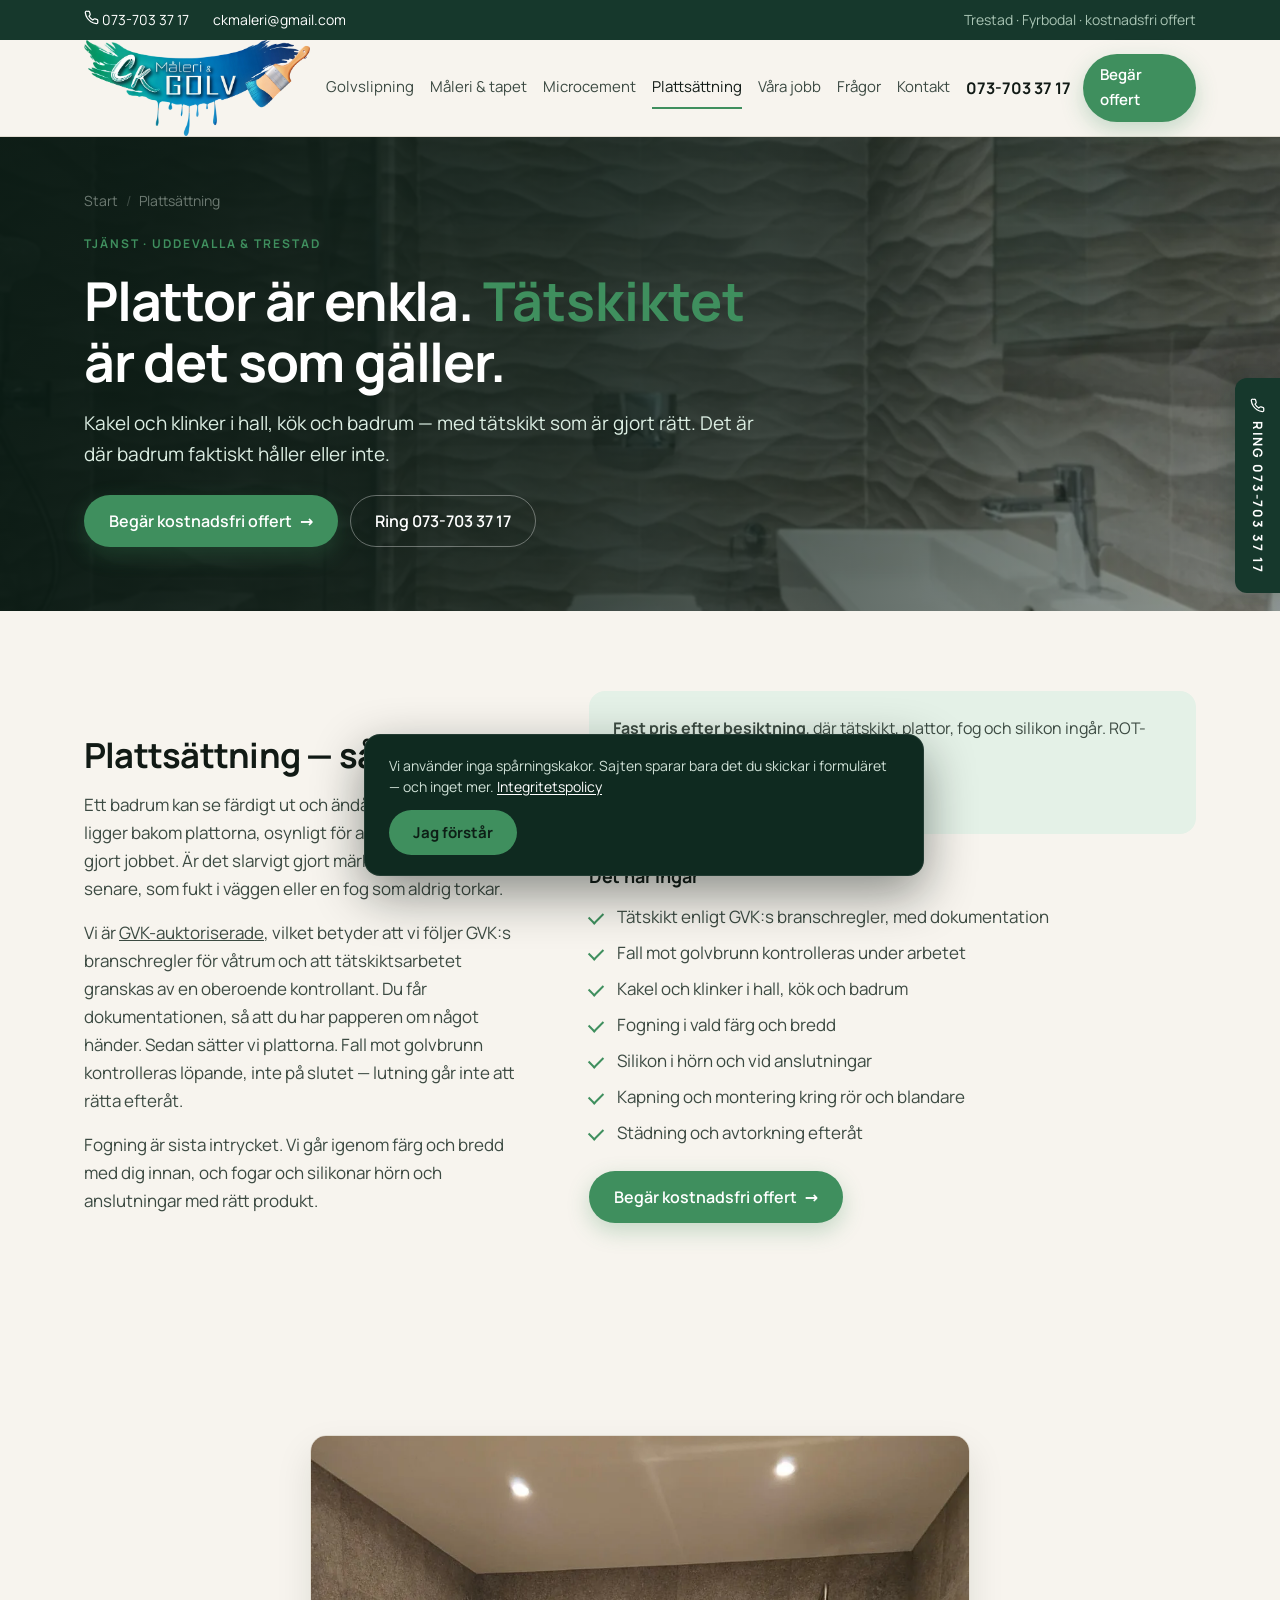
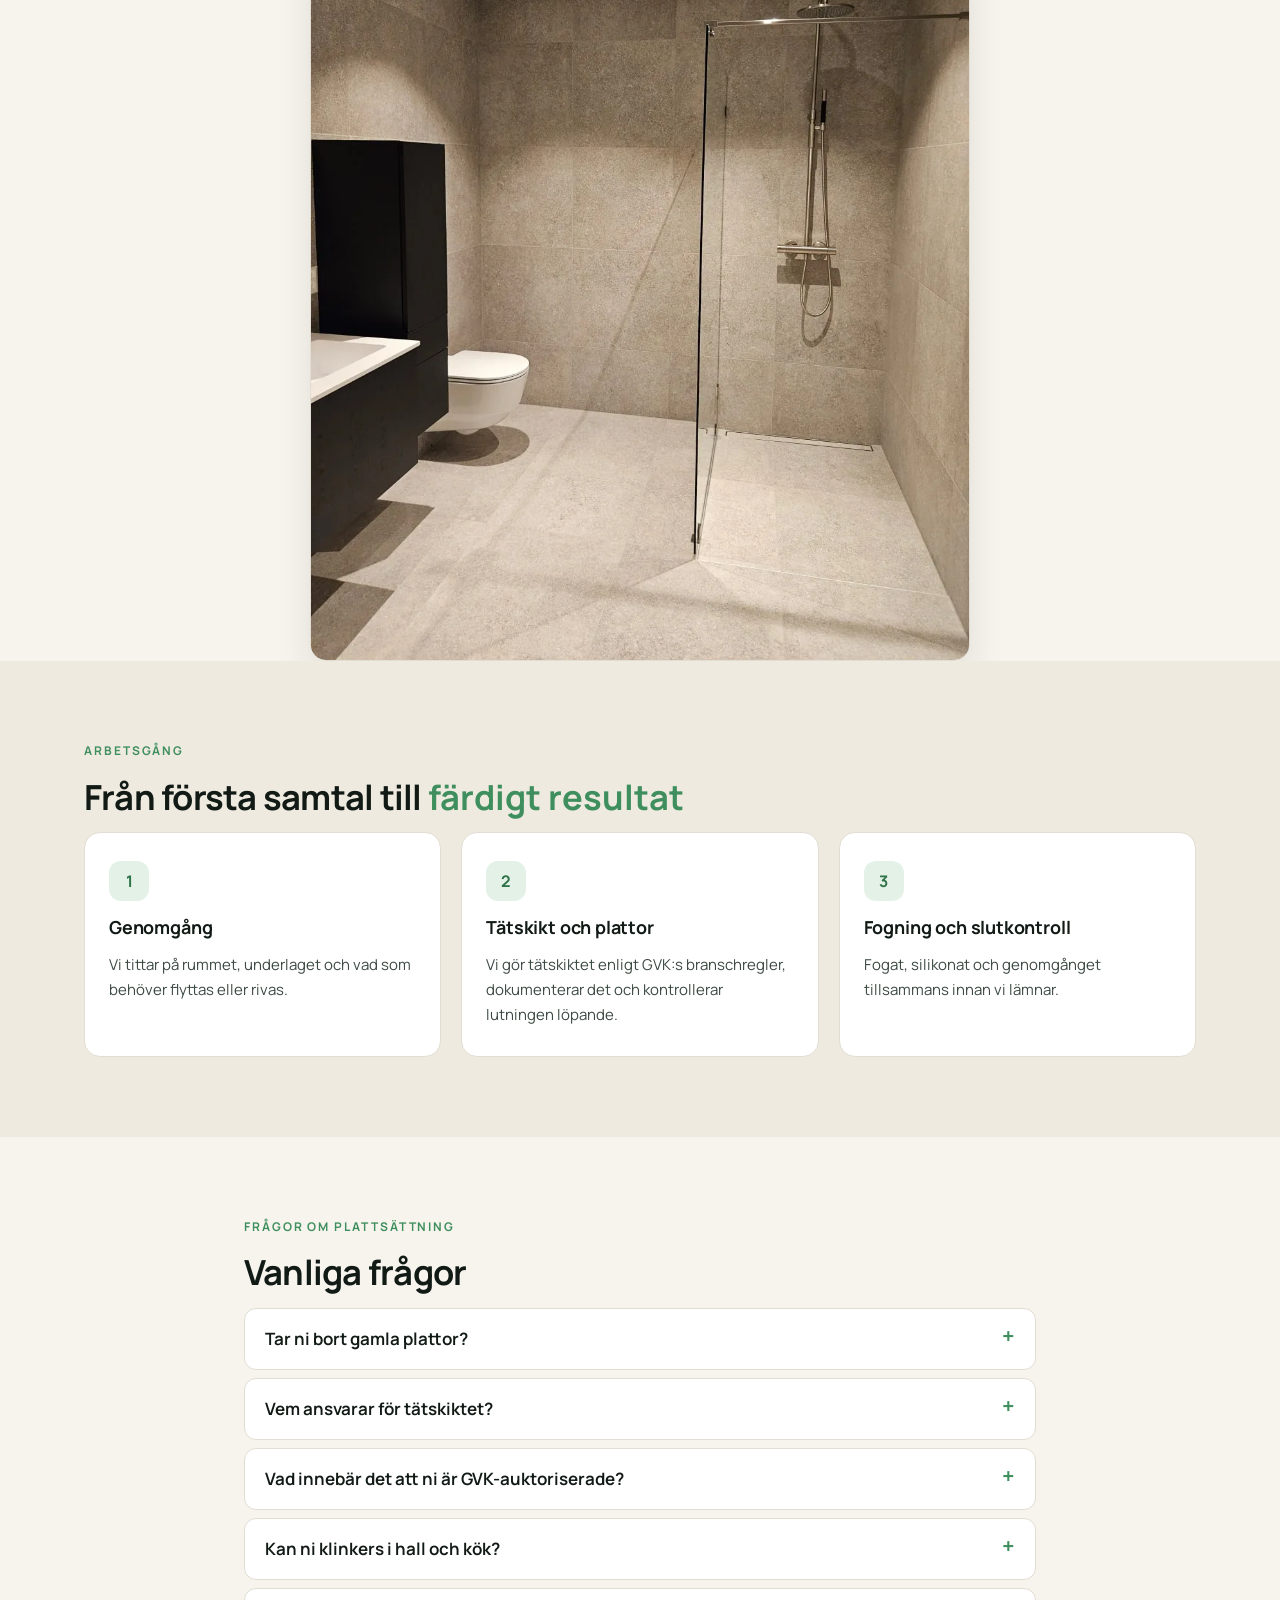
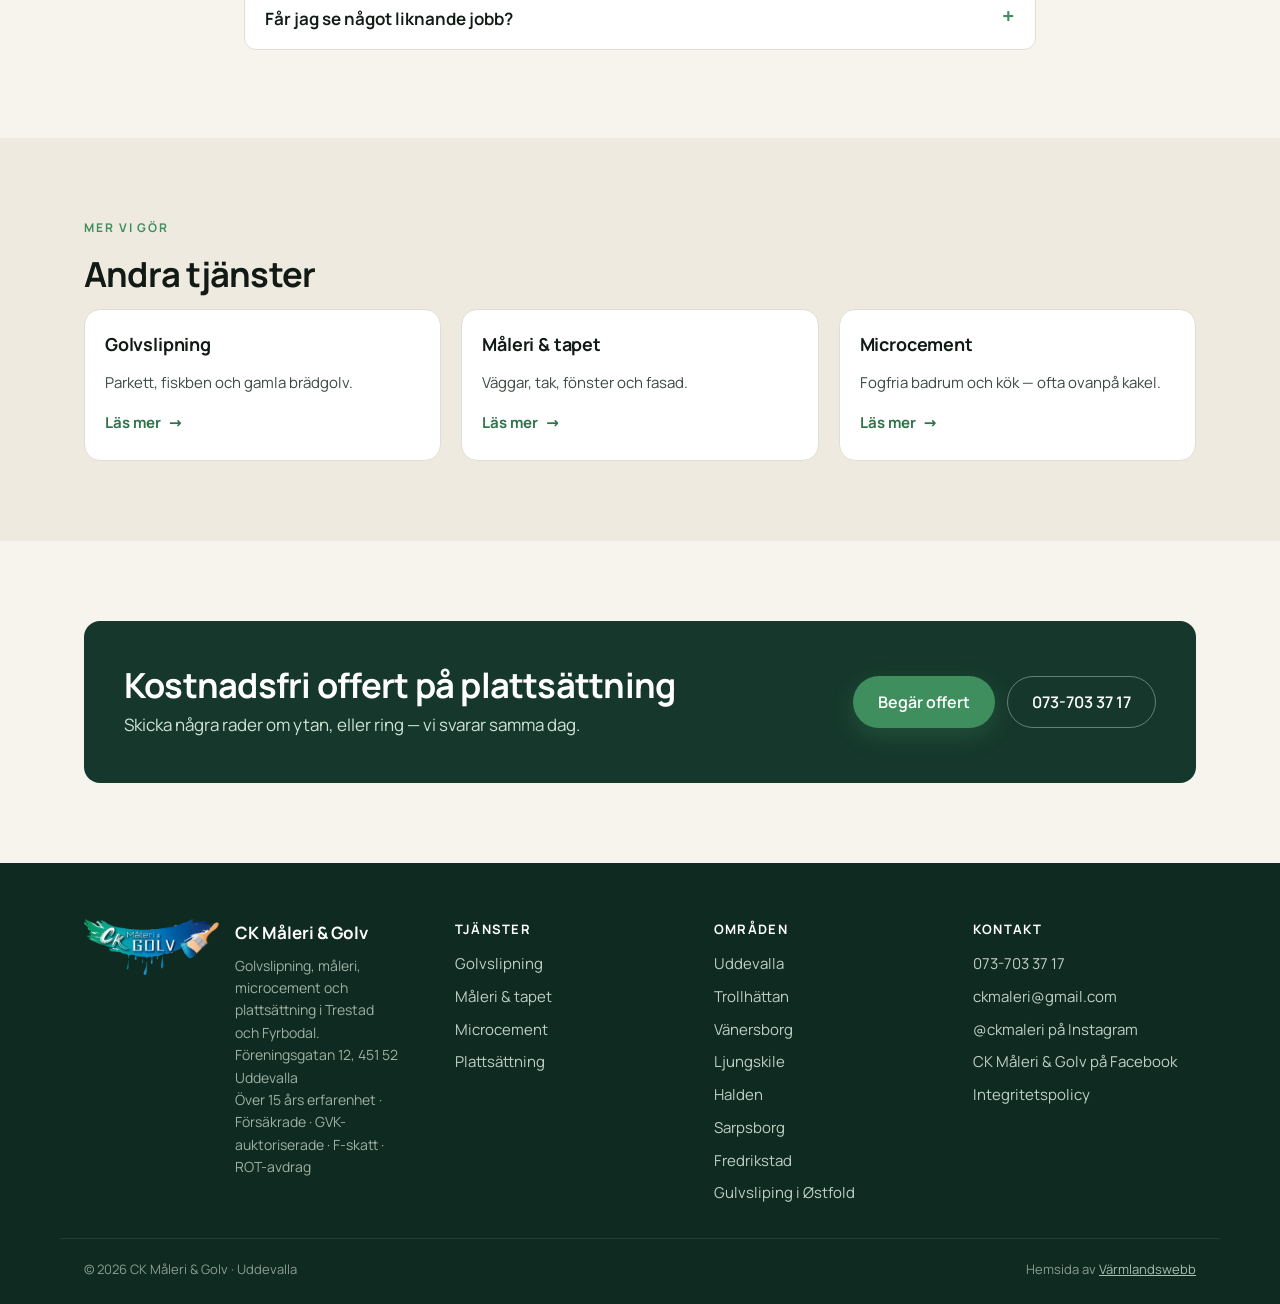
<file: plattsattning.html>
<!DOCTYPE html>
<html lang="sv">
<head>
<meta charset="utf-8">
<meta name="viewport" content="width=device-width, initial-scale=1">
<title>Plattsättning och kakel i Uddevalla | CK Måleri & Golv</title>
<meta name="description" content="Plattsättning av kakel och klinker i hall, kök och badrum i Uddevalla och Trestad. GVK-auktoriserade för tätskikt i våtrum. Fast pris och kostnadsfri offert.">
<link rel="canonical" href="https://ckmaleri.se/plattsattning.html">
<meta name="robots" content="index,follow">
<meta property="og:type" content="website">
<meta property="og:locale" content="sv_SE">
<meta property="og:site_name" content="CK Måleri & Golv">
<meta property="og:title" content="Plattsättning och kakel i Uddevalla | CK Måleri & Golv">
<meta property="og:description" content="Plattsättning av kakel och klinker i hall, kök och badrum i Uddevalla och Trestad. GVK-auktoriserade för tätskikt i våtrum. Fast pris och kostnadsfri offert.">
<meta property="og:url" content="https://ckmaleri.se/plattsattning.html">
<meta property="og:image" content="https://ckmaleri.se/assets/img/og.jpg">
<meta name="twitter:card" content="summary_large_image">
<meta name="theme-color" content="#16382c">
<link rel="icon" href="favicon.svg" type="image/svg+xml">
<link rel="stylesheet" href="assets/styles.css?v=12">
<script type="application/ld+json">{"@context": "https://schema.org", "@graph": [{"@context": "https://schema.org", "@type": "Service", "name": "Plattsättning i Uddevalla och Trestad", "serviceType": "Plattsättning", "description": "Plattsättning av kakel och klinker i hall, kök och badrum i Uddevalla och Trestad. GVK-auktoriserade för tätskikt i våtrum. Fast pris och kostnadsfri offert.", "url": "https://ckmaleri.se/plattsattning.html", "provider": {"@type": "HousePainter", "name": "CK Måleri & Golv", "telephone": "+46 737 03 37 17", "url": "https://ckmaleri.se/"}, "areaServed": [{"@type": "City", "name": "Uddevalla"}, {"@type": "City", "name": "Trollhättan"}, {"@type": "City", "name": "Vänersborg"}, {"@type": "City", "name": "Ljungskile"}, {"@type": "City", "name": "Munkedal"}, {"@type": "City", "name": "Färgelanda"}, {"@type": "City", "name": "Lilla Edet"}, {"@type": "City", "name": "Stenungsund"}, {"@type": "City", "name": "Tjörn"}, {"@type": "City", "name": "Orust"}, {"@type": "City", "name": "Lysekil"}, {"@type": "City", "name": "Åmål"}, {"@type": "City", "name": "Strömstad"}, {"@type": "City", "name": "Lidköping"}]}, {"@context": "https://schema.org", "@type": "BreadcrumbList", "itemListElement": [{"@type": "ListItem", "position": 1, "name": "Start", "item": "https://ckmaleri.se/"}, {"@type": "ListItem", "position": 2, "name": "Plattsättning", "item": "https://ckmaleri.se/plattsattning.html"}]}, {"@type": "FAQPage", "mainEntity": [{"@type": "Question", "name": "Tar ni bort gamla plattor?", "acceptedAnswer": {"@type": "Answer", "text": "Ja, när det behövs. Sitter de fast och ytan är jämn kan vi ibland lägga ovanpå, men vi säger till om det är fel väg att gå."}}, {"@type": "Question", "name": "Vem ansvarar för tätskiktet?", "acceptedAnswer": {"@type": "Answer", "text": "Vi gör det. Som GVK-auktoriserade utför vi tätskiktet enligt GVK:s branschregler och låter en oberoende kontrollant granska arbetet. Du får dokumentationen. Det är en del av jobbet, inte ett tillval."}}, {"@type": "Question", "name": "Vad innebär det att ni är GVK-auktoriserade?", "acceptedAnswer": {"@type": "Answer", "text": "GVK står för Golv- & Våtrumskontroll och är branschens kontrollsystem för våtrum. Auktorisationen betyder att vi jobbar enligt GVK:s branschregler och att en oberoende kontrollant granskar tätskiktsarbetet. Du får en kontrollrapport på jobbet."}}, {"@type": "Question", "name": "Kan ni klinkers i hall och kök?", "acceptedAnswer": {"@type": "Answer", "text": "Ja. I hall och kök är klinker ofta rätt val — slitstarkt och lätt att hålla rent."}}, {"@type": "Question", "name": "Får jag se något liknande jobb?", "acceptedAnswer": {"@type": "Answer", "text": "Vi visar bilder på badrum vi gjort och du får prata med tidigare kunder om du vill."}}]}]}</script>
</head>
<body>
<a class="skip" href="#main">Hoppa till innehåll</a>
<div class="topbar">
  <div class="wrap">
    <a href="tel:+46737033717"><svg width="15" height="15" viewBox="0 0 24 24" fill="none" stroke="currentColor" stroke-width="2" stroke-linecap="round" aria-hidden="true"><path d="M22 16.9v3a2 2 0 0 1-2.2 2 19.8 19.8 0 0 1-8.6-3.1 19.5 19.5 0 0 1-6-6A19.8 19.8 0 0 1 2.1 4.2 2 2 0 0 1 4.1 2h3a2 2 0 0 1 2 1.7c.1 1 .4 1.9.7 2.8a2 2 0 0 1-.5 2.1L8.1 9.9a16 16 0 0 0 6 6l1.3-1.2a2 2 0 0 1 2.1-.5c.9.3 1.8.6 2.8.7a2 2 0 0 1 1.7 2Z"/></svg> 073-703 37 17</a>
    <a href="mailto:ckmaleri@gmail.com">ckmaleri@gmail.com</a>
    <span class="right">Trestad · Fyrbodal · kostnadsfri offert</span>
  </div>
</div>
<header class="site-header">
  <div class="wrap header-inner">
    <a class="brand" href="./"><img class="brand-logo" src="assets/img/logo.webp" alt="CK Måleri & Golv" width="1400" height="582"></a>
    <button class="nav-toggle" aria-expanded="false" aria-controls="nav">Meny</button>
    <nav class="nav" id="nav" aria-label="Huvudmeny"><a href="golvslipning.html">Golvslipning</a><a href="maleri-och-tapet.html">Måleri & tapet</a><a href="microcement.html">Microcement</a><a href="plattsattning.html" aria-current="page">Plattsättning</a><a href="./#jobb">Våra jobb</a><a href="./#fragor">Frågor</a><a href="./#kontakt">Kontakt</a><div class="nav-cta"><a class="btn btn-primary" href="./#kontakt">Begär kostnadsfri offert <span class="arrow">→</span></a><a class="btn btn-outline nav-cta-call" href="tel:+46737033717">Ring 073-703 37 17</a></div></nav>
    <div class="header-cta">
      <a class="header-phone" href="tel:+46737033717">073-703 37 17</a>
      <a class="btn btn-primary" href="./#kontakt">Begär offert</a>
    </div>
  </div>
</header>
<a class="ring-tab" href="tel:+46737033717" aria-label="Ring 073-703 37 17"><svg width="15" height="15" viewBox="0 0 24 24" fill="none" stroke="currentColor" stroke-width="2" stroke-linecap="round" aria-hidden="true"><path d="M22 16.9v3a2 2 0 0 1-2.2 2 19.8 19.8 0 0 1-8.6-3.1 19.5 19.5 0 0 1-6-6A19.8 19.8 0 0 1 2.1 4.2 2 2 0 0 1 4.1 2h3a2 2 0 0 1 2 1.7c.1 1 .4 1.9.7 2.8a2 2 0 0 1-.5 2.1L8.1 9.9a16 16 0 0 0 6 6l1.3-1.2a2 2 0 0 1 2.1-.5c.9.3 1.8.6 2.8.7a2 2 0 0 1 1.7 2Z"/></svg> RING 073-703 37 17</a>

<main id="main">
<section class="page-head">
  <div class="page-head-bg"><img src="assets/img/banner-plattsattning.webp" alt="Badrum med plattor på vägg och golv, dusch och handfat" width="1600" height="800"></div>
  <div class="page-head-overlay"></div>
  <div class="wrap">
    <nav class="crumbs" aria-label="Brödsmulor"><a href="./">Start</a><span>/</span>Plattsättning</nav>
    <p class="eyebrow" style="margin-top:22px">Tjänst · Uddevalla &amp; Trestad</p>
    <h1>Plattor är enkla. <em>Tätskiktet</em> är det som gäller.</h1>
    <p class="lead">Kakel och klinker i hall, kök och badrum — med tätskikt som är gjort rätt. Det är där badrum faktiskt håller eller inte.</p>
    <div class="page-head-cta">
      <a class="btn btn-primary" href="./#kontakt">Begär kostnadsfri offert <span class="arrow">→</span></a>
      <a class="btn btn-light" href="tel:+46737033717">Ring 073-703 37 17</a>
    </div>
  </div>
</section>

<section class="section">
  <div class="wrap two-col prose">
    <div>
      <h2>Plattsättning — så gör vi</h2>
      <p>Ett badrum kan se färdigt ut och ändå vara fel. Tätskiktet ligger bakom plattorna, osynligt för alla utom den som gjort jobbet. Är det slarvigt gjort märks det ett par år senare, som fukt i väggen eller en fog som aldrig torkar.</p><p>Vi är <a href="https://www.gvk.se" rel="noopener nofollow" target="_blank">GVK-auktoriserade</a>, vilket betyder att vi följer GVK:s branschregler för våtrum och att tätskiktsarbetet granskas av en oberoende kontrollant. Du får dokumentationen, så att du har papperen om något händer. Sedan sätter vi plattorna. Fall mot golvbrunn kontrolleras löpande, inte på slutet — lutning går inte att rätta efteråt.</p><p>Fogning är sista intrycket. Vi går igenom färg och bredd med dig innan, och fogar och silikonar hörn och anslutningar med rätt produkt.</p>
    </div>
    <div>
      <div class="price-box"><p><strong>Fast pris efter besiktning</strong>, där tätskikt, plattor, fog och silikon ingår. ROT-avdrag drar vi av på fakturan där det gäller.</p><p class="price-cta"><a href="./#kontakt">Begär ett prisförslag här <span class="arrow">→</span></a></p></div>
      <h3>Det här ingår</h3>
      <ul class="checks"><li>Tätskikt enligt GVK:s branschregler, med dokumentation</li><li>Fall mot golvbrunn kontrolleras under arbetet</li><li>Kakel och klinker i hall, kök och badrum</li><li>Fogning i vald färg och bredd</li><li>Silikon i hörn och vid anslutningar</li><li>Kapning och montering kring rör och blandare</li><li>Städning och avtorkning efteråt</li></ul>
      <p><a class="btn btn-primary" href="./#kontakt">Begär kostnadsfri offert <span class="arrow">→</span></a></p>
    </div>
  </div>
</section>

<section class="section" style="padding-bottom:0">
  <div class="wrap">
    <figure class="content-photo">
      <img src="assets/img/page-plattsattning.webp" alt="Badrum med stora grå plattor på vägg och golv, vägghängd toalett, handfat och glasdusch" loading="lazy" width="1023" height="1280">
    </figure>
  </div>
</section>

<section class="section section-alt">
  <div class="wrap">
    <p class="eyebrow">Arbetsgång</p>
    <h2>Från första samtal till <em>färdigt resultat</em></h2>
    <ol class="steps"><li><span class="step-num">1</span><h3>Genomgång</h3><p>Vi tittar på rummet, underlaget och vad som behöver flyttas eller rivas.</p></li><li><span class="step-num">2</span><h3>Tätskikt och plattor</h3><p>Vi gör tätskiktet enligt GVK:s branschregler, dokumenterar det och kontrollerar lutningen löpande.</p></li><li><span class="step-num">3</span><h3>Fogning och slutkontroll</h3><p>Fogat, silikonat och genomgånget tillsammans innan vi lämnar.</p></li></ol>
  </div>
</section>

<section class="section">
  <div class="wrap narrow">
    <p class="eyebrow">Frågor om plattsättning</p>
    <h2>Vanliga frågor</h2>
    <details><summary>Tar ni bort gamla plattor?</summary><p>Ja, när det behövs. Sitter de fast och ytan är jämn kan vi ibland lägga ovanpå, men vi säger till om det är fel väg att gå.</p></details><details><summary>Vem ansvarar för tätskiktet?</summary><p>Vi gör det. Som GVK-auktoriserade utför vi tätskiktet enligt GVK:s branschregler och låter en oberoende kontrollant granska arbetet. Du får dokumentationen. Det är en del av jobbet, inte ett tillval.</p></details><details><summary>Vad innebär det att ni är GVK-auktoriserade?</summary><p>GVK står för Golv- &amp; Våtrumskontroll och är branschens kontrollsystem för våtrum. Auktorisationen betyder att vi jobbar enligt GVK:s branschregler och att en oberoende kontrollant granskar tätskiktsarbetet. Du får en kontrollrapport på jobbet — det är dokumentationen som gör att du står tryggt om något skulle hända.</p></details><details><summary>Kan ni klinkers i hall och kök?</summary><p>Ja. I hall och kök är klinker ofta rätt val — slitstarkt och lätt att hålla rent.</p></details><details><summary>Får jag se något liknande jobb?</summary><p>Vi visar bilder på badrum vi gjort och du får prata med tidigare kunder om du vill.</p></details>
  </div>
</section>

<section class="section section-alt">
  <div class="wrap">
    <p class="eyebrow">Mer vi gör</p>
    <h2>Andra tjänster</h2>
    <div class="svc-grid" style="grid-template-columns:repeat(3,1fr)"><a class="svc" href="golvslipning.html"><div class="svc-body"><h3>Golvslipning</h3><p>Parkett, fiskben och gamla brädgolv.</p><span class="svc-more">Läs mer <span class="arrow">→</span></span></div></a><a class="svc" href="maleri-och-tapet.html"><div class="svc-body"><h3>Måleri &amp; tapet</h3><p>Väggar, tak, fönster och fasad.</p><span class="svc-more">Läs mer <span class="arrow">→</span></span></div></a><a class="svc" href="microcement.html"><div class="svc-body"><h3>Microcement</h3><p>Fogfria badrum och kök — ofta ovanpå kakel.</p><span class="svc-more">Läs mer <span class="arrow">→</span></span></div></a></div>
  </div>
</section>

<section class="section">
  <div class="wrap">
    <div class="cta-band">
      <div>
        <h2>Kostnadsfri offert på plattsättning</h2>
        <p style="margin:6px 0 0;color:#cfe3d6">Skicka några rader om ytan, eller ring — vi svarar samma dag.</p>
      </div>
      <div style="display:flex;gap:12px;flex-wrap:wrap">
        <a class="btn btn-primary" href="./#kontakt">Begär offert</a>
        <a class="btn btn-light" href="tel:+46737033717">073-703 37 17</a>
      </div>
    </div>
  </div>
</section>
</main>
<footer class="site-footer">
  <div class="wrap footer-grid">
    <div class="footer-brand">
      <img class="brand-logo footer-logo" src="assets/img/logo.webp" alt="CK Måleri & Golv" width="1400" height="582">
      <div>
        <strong>CK Måleri & Golv</strong>
        <p>Golvslipning, måleri, microcement och plattsättning i Trestad och Fyrbodal.<br>
        Föreningsgatan 12, 451 52 Uddevalla<br>
        Över 15 års erfarenhet · Försäkrade · GVK-auktoriserade · F-skatt · ROT-avdrag</p>
      </div>
    </div>
    <div class="footer-col">
      <strong>Tjänster</strong>
      <a href="golvslipning.html">Golvslipning</a>
      <a href="maleri-och-tapet.html">Måleri &amp; tapet</a>
      <a href="microcement.html">Microcement</a>
      <a href="plattsattning.html">Plattsättning</a>
    </div>
    <div class="footer-col">
      <strong>Områden</strong>
      <a href="./#omraden">Uddevalla</a>
      <a href="./#omraden">Trollhättan</a>
      <a href="./#omraden">Vänersborg</a>
      <a href="./#omraden">Ljungskile</a>
      <a href="halden.html">Halden</a>
      <a href="sarpsborg.html">Sarpsborg</a>
      <a href="fredrikstad.html">Fredrikstad</a>
      <a href="gulvsliping.html">Gulvsliping i Østfold</a>
    </div>
    <div class="footer-col">
      <strong>Kontakt</strong>
      <a href="tel:+46737033717">073-703 37 17</a>
      <a href="mailto:ckmaleri@gmail.com">ckmaleri@gmail.com</a>
      <a href="https://www.instagram.com/ckmaleri/" rel="noopener">@ckmaleri på Instagram</a>
      <a href="https://www.facebook.com/p/CK-M%C3%A5leri-Golv-100068038089752/" rel="noopener">CK Måleri &amp; Golv på Facebook</a>
      <a href="integritetspolicy.html">Integritetspolicy</a>
    </div>
  </div>
  <div class="wrap footer-bottom">
    <span>© <span id="ar">2026</span> CK Måleri & Golv · Uddevalla</span>
    <span>Hemsida av <a href="https://varmlandswebb.se" rel="noopener">Värmlandswebb</a></span>
  </div>
</footer>
<script src="assets/app.js?v=11" defer></script>
</body>
</html>
</file>
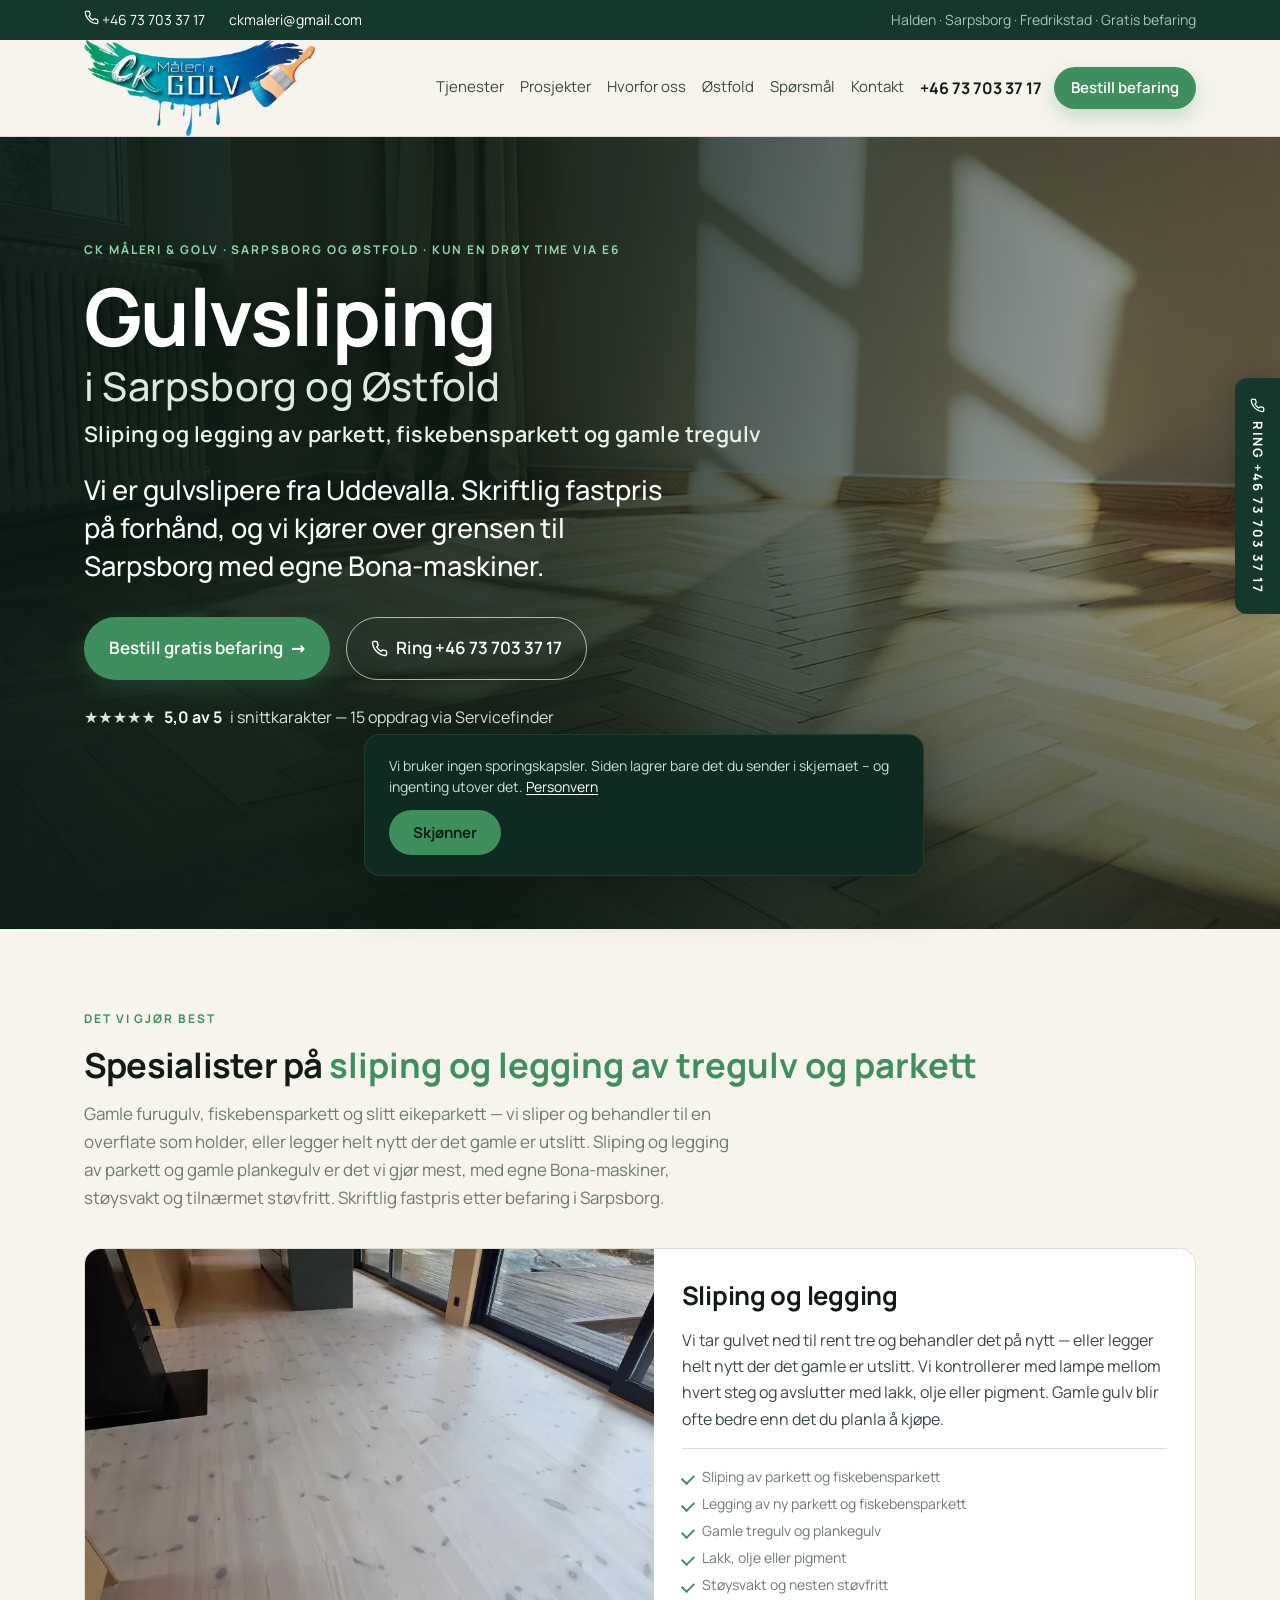
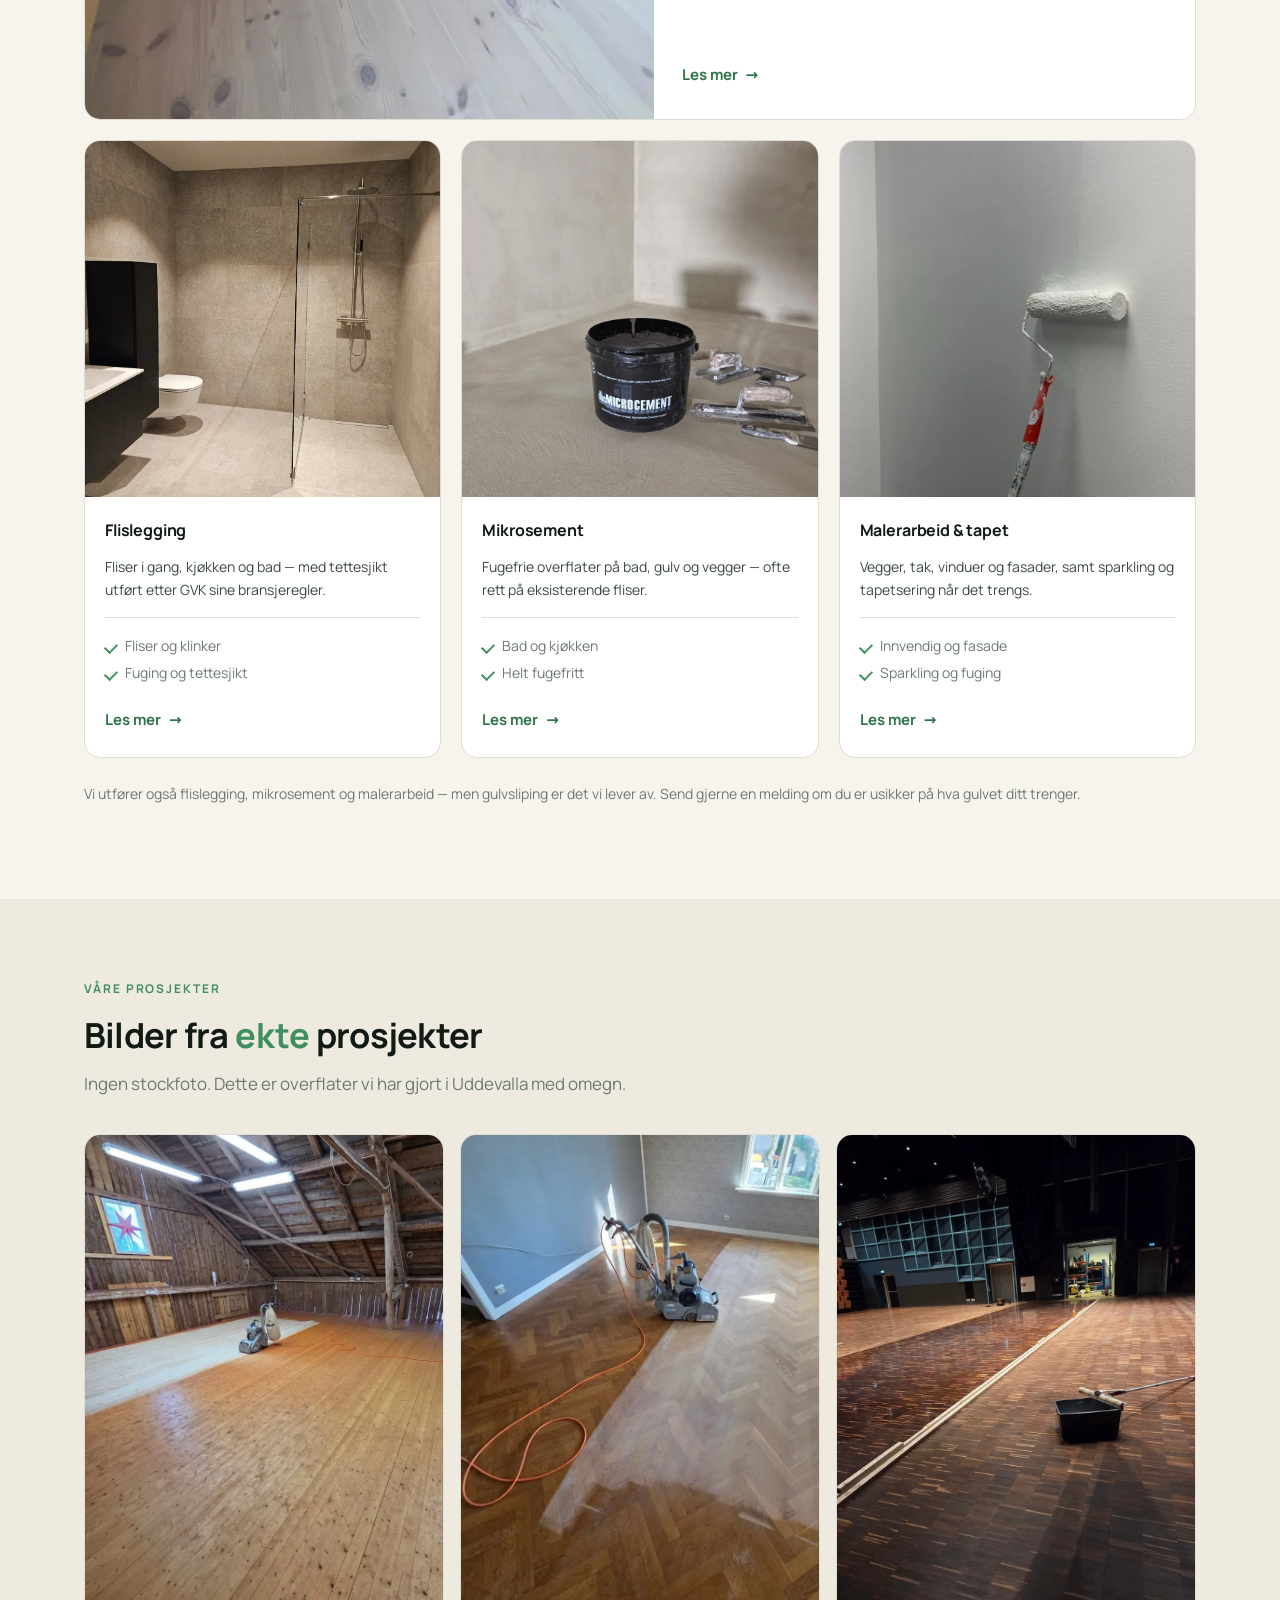
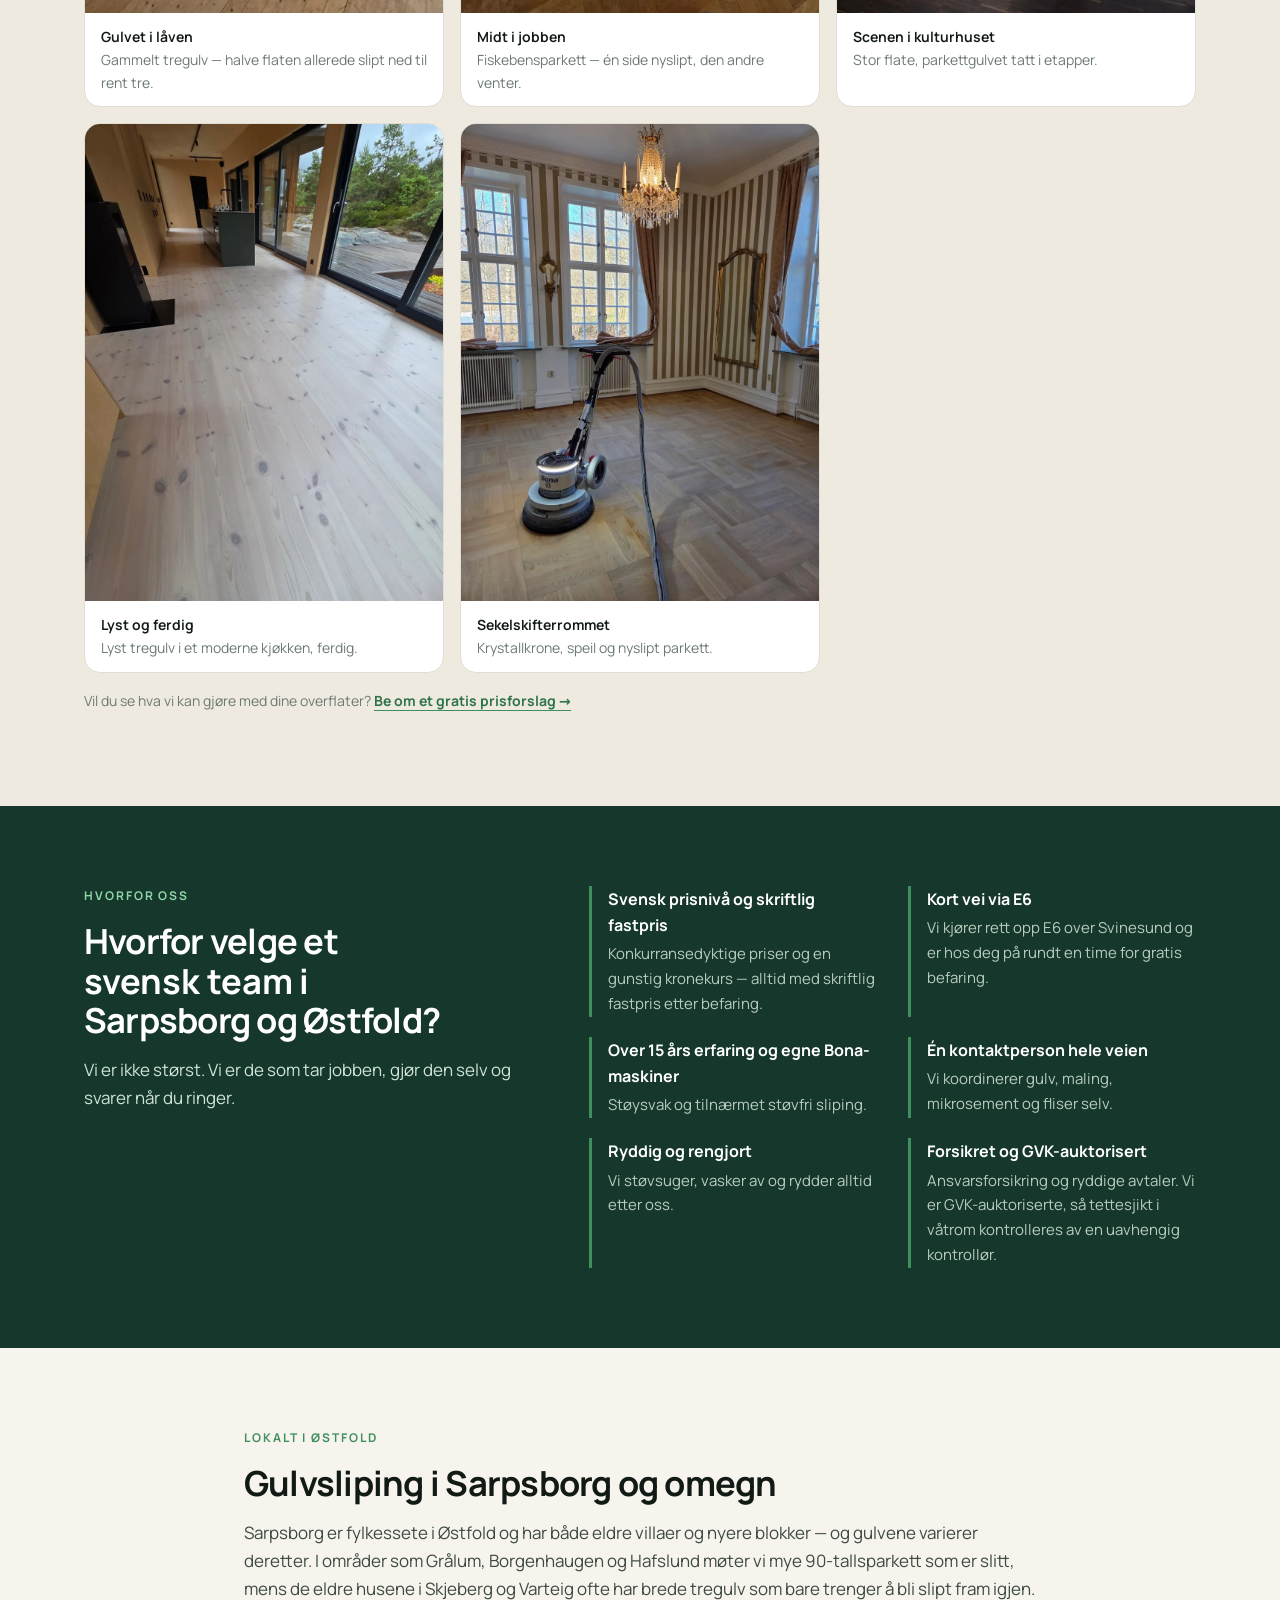
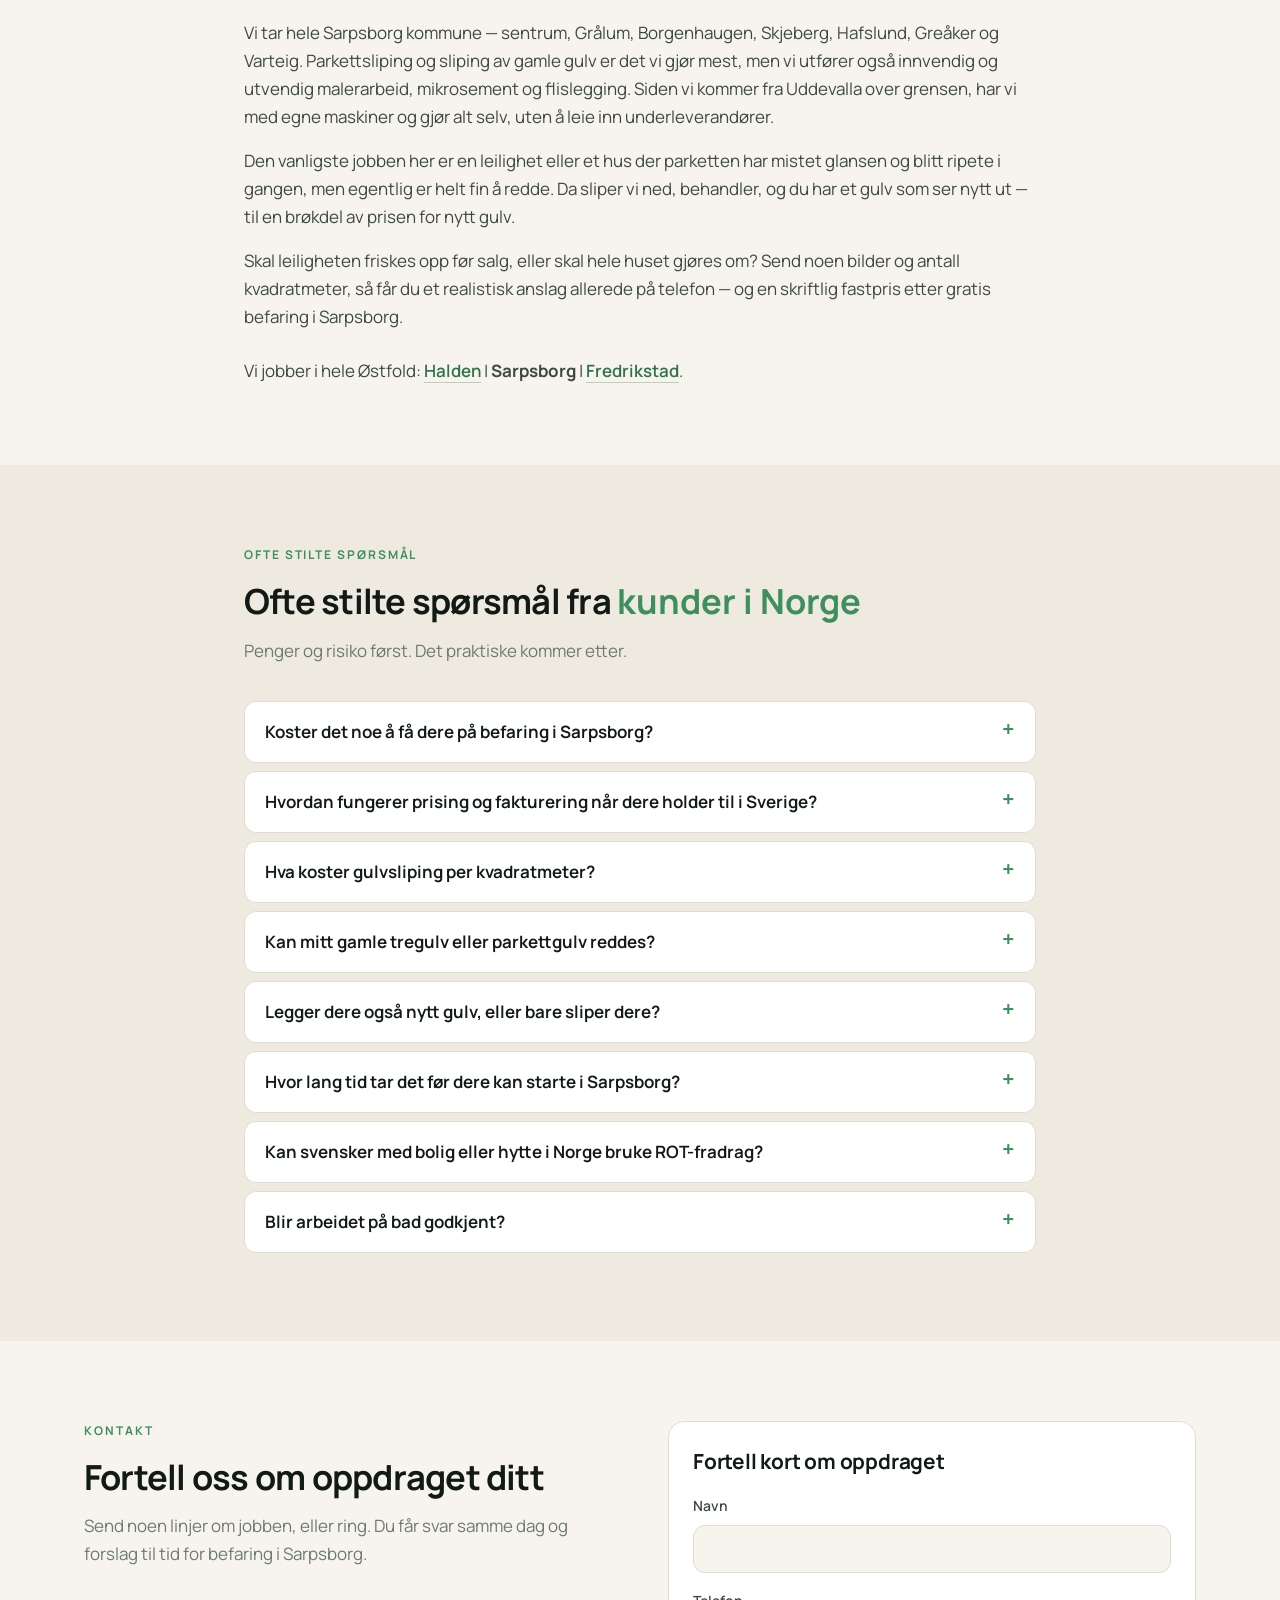
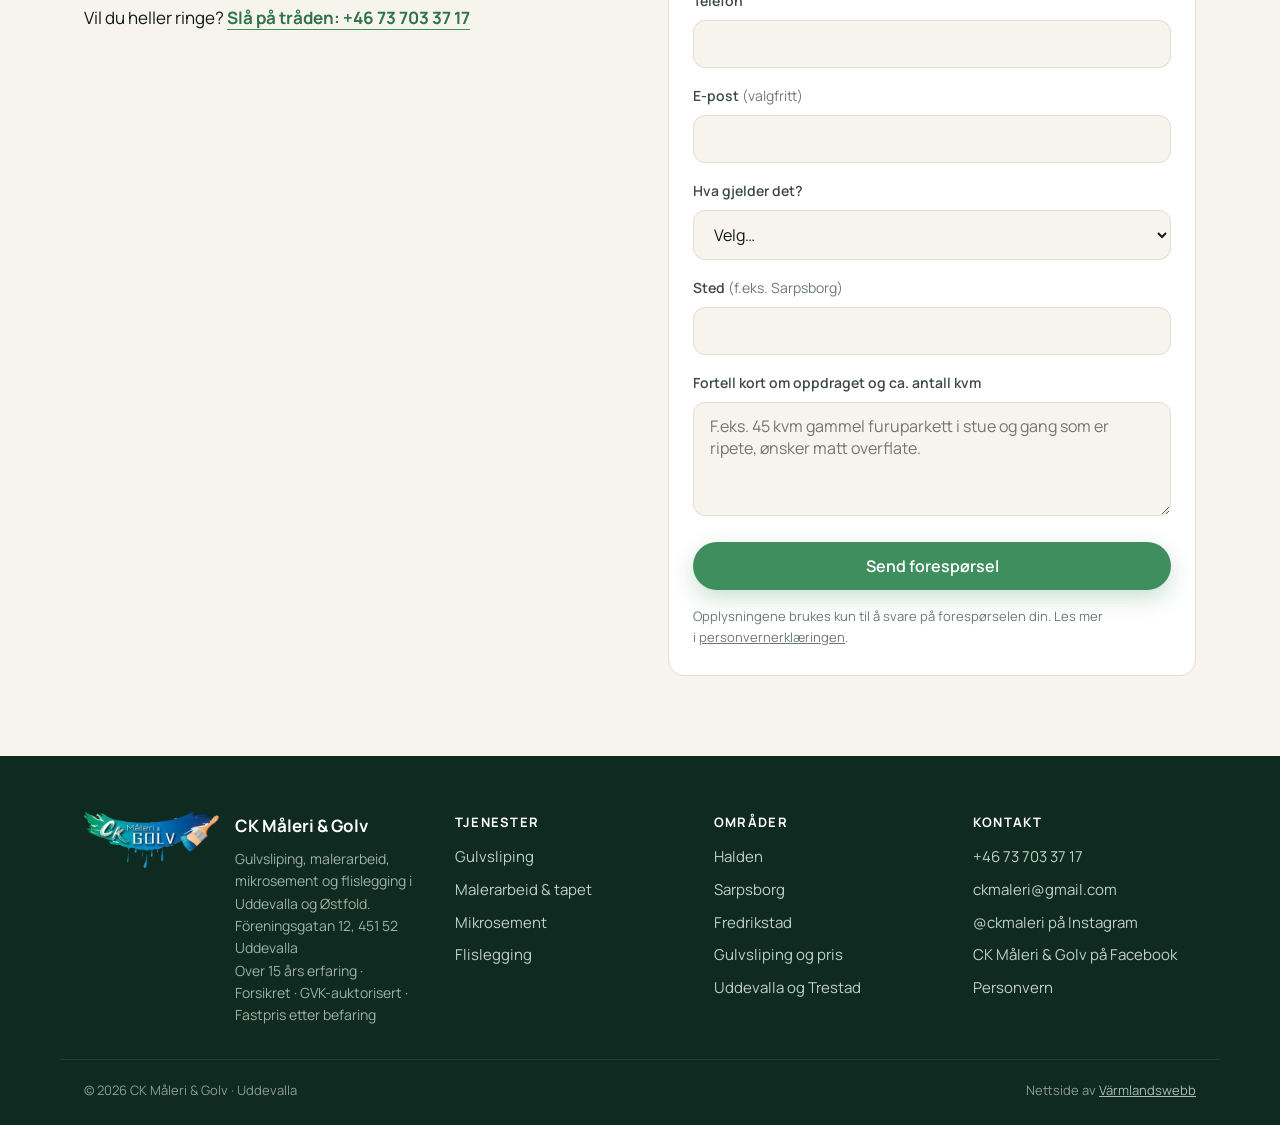
<file: sarpsborg.html>
<!DOCTYPE html>
<html lang="nb">
<head>
<meta charset="utf-8">
<meta name="viewport" content="width=device-width, initial-scale=1">
<title>Gulvsliper i Sarpsborg og Østfold | CK Måleri & Golv</title>
<meta name="description" content="Vi sliper og legger parkett, fiskebensparkett og gamle tregulv i Sarpsborg og Østfold. Støysvakt og nesten støvfritt. Gratis befaring og fastpris.">
<link rel="canonical" href="https://ckmaleri.se/sarpsborg.html">
<meta name="robots" content="index,follow">
<meta property="og:type" content="website">
<meta property="og:locale" content="nb_NO">
<meta property="og:site_name" content="CK Måleri &amp; Golv">
<meta property="og:title" content="Gulvsliper i Sarpsborg og Østfold | CK Måleri & Golv">
<meta property="og:description" content="Vi sliper og legger parkett, fiskebensparkett og gamle tregulv i Sarpsborg og Østfold. Støysvakt og nesten støvfritt. Gratis befaring og fastpris.">
<meta property="og:url" content="https://ckmaleri.se/sarpsborg.html">
<meta property="og:image" content="https://ckmaleri.se/assets/img/og.jpg">
<meta name="twitter:card" content="summary_large_image">
<meta name="theme-color" content="#16382c">
<link rel="icon" href="favicon.svg" type="image/svg+xml">
<link rel="stylesheet" href="assets/styles.css?v=12">
<script type="application/ld+json">{"@context":"https://schema.org","@type":"LocalBusiness","@id":"https://ckmaleri.se/sarpsborg.html#business","name":"CK Måleri & Golv","url":"https://ckmaleri.se/sarpsborg.html","image":"https://ckmaleri.se/assets/img/og.jpg","description":"Gulvsliping, malerarbeid, mikrosement og flislegging i Sarpsborg og Østfold — utført av CK Måleri & Golv fra Uddevalla, med over 15 års erfaring.","telephone":"+46737033717","email":"ckmaleri@gmail.com","priceRange":"Fastpris etter befaring","address":{"@type":"PostalAddress","streetAddress":"Föreningsgatan 12","postalCode":"451 52","addressLocality":"Uddevalla","addressCountry":"SE"},"areaServed":[{"@type":"City","name":"Sarpsborg"},{"@type":"AdministrativeArea","name":"Østfold"}],"openingHoursSpecification":[{"@type":"OpeningHoursSpecification","dayOfWeek":["Monday","Tuesday","Wednesday","Thursday","Friday"],"opens":"07:00","closes":"20:00"}],"sameAs":["https://www.instagram.com/ckmaleri/","https://www.facebook.com/p/CK-M%C3%A5leri-Golv-100068038089752/"],"parentOrganization":{"@type":"Organization","name":"CK Måleri & Golv","url":"https://ckmaleri.se/"}}</script>
<script type="application/ld+json">{"@context":"https://schema.org","@type":"FAQPage","mainEntity":[{"@type":"Question","name":"Koster det noe å få dere på befaring i Sarpsborg?","acceptedAnswer":{"@type":"Answer","text":"Nei, befaring og pristilbud er helt gratis og uforpliktende."}},{"@type":"Question","name":"Hvordan fungerer prising og fakturering når dere holder til i Sverige?","acceptedAnswer":{"@type":"Answer","text":"Du får en skriftlig fastpris før vi starter. Ingen skjulte tillegg for reise eller bompenger etter at prisen er avtalt."}},{"@type":"Question","name":"Hva koster gulvsliping per kvadratmeter?","acceptedAnswer":{"@type":"Answer","text":"Det avhenger av tregulvets tilstand, hvor mye som må slipes ned og hvilken behandling du velger. Du får et anslag på telefon og en skriftlig fastpris etter befaring."}},{"@type":"Question","name":"Kan mitt gamle tregulv eller parkettgulv reddes?","acceptedAnswer":{"@type":"Answer","text":"Nesten alltid. Så lenge treet ikke er gjennomslitt eller fuktskadet, går det å slipe fram en frisk overflate. Er det ikke verdt pengene, sier vi det."}},{"@type":"Question","name":"Legger dere også nytt gulv, eller bare sliper dere?","acceptedAnswer":{"@type":"Answer","text":"Begge deler. Vi sliper og behandler eksisterende tregulv, og vi legger ny parkett og fiskebensparkett der det gamle er utslitt eller skal bygges om."}},{"@type":"Question","name":"Hvor lang tid tar det før dere kan starte i Sarpsborg?","acceptedAnswer":{"@type":"Answer","text":"Vi planlegger befaring raskt, som regel innen et par uker, og setter av sammenhengende dager til jobben så vi blir ferdige i én runde."}},{"@type":"Question","name":"Kan svensker med bolig eller hytte i Norge bruke ROT-fradrag?","acceptedAnswer":{"@type":"Answer","text":"Ja, dersom du skatter i Sverige og eier boligen eller hytta i Norge, gjelder svensk ROT-fradrag innen EØS. Si fra ved befaring, så ser vi på det."}},{"@type":"Question","name":"Blir arbeidet på bad godkjent?","acceptedAnswer":{"@type":"Answer","text":"Ja. Vi er GVK-auktoriserte og utfører tettesjikt etter GVK sine bransjeregler. Arbeidet kontrolleres av en uavhengig kontrollør, og du får dokumentasjonen skriftlig."}}]}</script>
</head>
<body>
<a class="skip" href="#main">Hopp til innhold</a>
<div class="topbar">
  <div class="wrap">
    <a href="tel:+46737033717"><svg width="15" height="15" viewBox="0 0 24 24" fill="none" stroke="currentColor" stroke-width="2" stroke-linecap="round" aria-hidden="true"><path d="M22 16.9v3a2 2 0 0 1-2.2 2 19.8 19.8 0 0 1-8.6-3.1 19.5 19.5 0 0 1-6-6A19.8 19.8 0 0 1 2.1 4.2 2 2 0 0 1 4.1 2h3a2 2 0 0 1 2 1.7c.1 1 .4 1.9.7 2.8a2 2 0 0 1-.5 2.1L8.1 9.9a16 16 0 0 0 6 6l1.3-1.2a2 2 0 0 1 2.1-.5c.9.3 1.8.6 2.8.7a2 2 0 0 1 1.7 2Z"/></svg> +46 73 703 37 17</a>
    <a href="mailto:ckmaleri@gmail.com">ckmaleri@gmail.com</a>
    <span class="right">Halden · Sarpsborg · Fredrikstad · Gratis befaring</span>
  </div>
</div>
<header class="site-header">
  <div class="wrap header-inner">
    <a class="brand" href="./"><img class="brand-logo" src="assets/img/logo.webp" alt="CK Måleri &amp; Golv" width="1400" height="582"></a>
    <button class="nav-toggle" aria-expanded="false" aria-controls="nav">Meny</button>
    <nav class="nav" id="nav" aria-label="Hovedmeny"><a href="#tjenester">Tjenester</a><a href="#prosjekter">Prosjekter</a><a href="#hvorfor">Hvorfor oss</a><a href="#ostfold">Østfold</a><a href="#faq">Spørsmål</a><a href="#kontakt">Kontakt</a><div class="nav-cta"><a class="btn btn-primary" href="#kontakt">Bestill gratis befaring <span class="arrow">→</span></a><a class="btn btn-outline nav-cta-call" href="tel:+46737033717">Ring +46 73 703 37 17</a></div></nav>
    <div class="header-cta">
      <a class="header-phone" href="tel:+46737033717">+46 73 703 37 17</a>
      <a class="btn btn-primary" href="#kontakt">Bestill befaring</a>
    </div>
  </div>
</header>
<a class="ring-tab" href="tel:+46737033717" aria-label="Ring +46 73 703 37 17"><svg width="15" height="15" viewBox="0 0 24 24" fill="none" stroke="currentColor" stroke-width="2" stroke-linecap="round" aria-hidden="true"><path d="M22 16.9v3a2 2 0 0 1-2.2 2 19.8 19.8 0 0 1-8.6-3.1 19.5 19.5 0 0 1-6-6A19.8 19.8 0 0 1 2.1 4.2 2 2 0 0 1 4.1 2h3a2 2 0 0 1 2 1.7c.1 1 .4 1.9.7 2.8a2 2 0 0 1-.5 2.1L8.1 9.9a16 16 0 0 0 6 6l1.3-1.2a2 2 0 0 1 2.1-.5c.9.3 1.8.6 2.8.7a2 2 0 0 1 1.7 2Z"/></svg> RING +46 73 703 37 17</a>

<main id="main">
<section class="hero">
  <div class="hero-bg"><video autoplay muted loop playsinline preload="auto" poster="assets/img/hero.webp"><source src="assets/video.webm" type="video/webm"><source src="assets/video.mp4" type="video/mp4"></video></div>
  <div class="hero-overlay"></div>
  <div class="wrap hero-inner">
    <div class="hero-copy">
      <p class="eyebrow hero-eyebrow">CK Måleri &amp; Golv · Sarpsborg og Østfold · Kun en drøy time via E6</p>
      <h1 class="hero-title">Gulvsliping<span class="hero-title-sub">i Sarpsborg og Østfold</span></h1>
      <p class="hero-sub">Sliping og legging av parkett, fiskebensparkett og gamle tregulv</p>
      <p class="hero-tag">Vi er gulvslipere fra Uddevalla. Skriftlig fastpris på forhånd, og vi kjører over grensen til Sarpsborg med egne Bona-maskiner.</p>
      <div class="hero-cta">
        <a class="btn btn-primary btn-lg" href="#kontakt">Bestill gratis befaring <span class="arrow">→</span></a>
        <a class="btn btn-outline btn-lg" href="tel:+46737033717"><svg width="17" height="17" viewBox="0 0 24 24" fill="none" stroke="currentColor" stroke-width="2" stroke-linecap="round" aria-hidden="true"><path d="M22 16.9v3a2 2 0 0 1-2.2 2 19.8 19.8 0 0 1-8.6-3.1 19.5 19.5 0 0 1-6-6A19.8 19.8 0 0 1 2.1 4.2 2 2 0 0 1 4.1 2h3a2 2 0 0 1 2 1.7c.1 1 .4 1.9.7 2.8a2 2 0 0 1-.5 2.1L8.1 9.9a16 16 0 0 0 6 6l1.3-1.2a2 2 0 0 1 2.1-.5c.9.3 1.8.6 2.8.7a2 2 0 0 1 1.7 2Z"/></svg> Ring +46 73 703 37 17</a>
      </div>
      <p class="hero-trust">★★★★★ <b>5,0 av 5</b> i snittkarakter — 15 oppdrag via Servicefinder</p>
    </div>
  </div>
</section>

<section class="section" id="tjenester">
  <div class="wrap">
    <p class="eyebrow">Det vi gjør best</p>
    <h2>Spesialister på <em>sliping og legging av tregulv og parkett</em></h2>
    <p class="section-lead">Gamle furugulv, fiskebensparkett og slitt eikeparkett — vi sliper og behandler
      til en overflate som holder, eller legger helt nytt der det gamle er utslitt. Sliping og legging av
      parkett og gamle plankegulv er det vi gjør mest, med egne Bona-maskiner, støysvakt og tilnærmet
      støvfritt. Skriftlig fastpris etter befaring i Sarpsborg.</p>
    <div class="svc-grid svc-grid--floor">
      <a class="svc svc-feature" href="golvslipning.html">
        <img src="assets/img/tj-golv.webp" alt="Lyst ferdigslipet tregulv i et moderne kjøkken" loading="lazy" width="800" height="600">
        <div class="svc-body">
          <h3>Sliping og legging</h3>
          <p>Vi tar gulvet ned til rent tre og behandler det på nytt — eller legger helt nytt der det gamle er utslitt. Vi kontrollerer med lampe mellom hvert steg og avslutter med lakk, olje eller pigment. Gamle gulv blir ofte bedre enn det du planla å kjøpe.</p>
          <ul><li>Sliping av parkett og fiskebensparkett</li><li>Legging av ny parkett og fiskebensparkett</li><li>Gamle tregulv og plankegulv</li><li>Lakk, olje eller pigment</li><li>Støysvakt og nesten støvfritt</li></ul>
          <span class="svc-more">Les mer <span class="arrow">→</span></span>
        </div>
      </a>

      <a class="svc svc--mini" href="plattsattning.html">
        <img src="assets/img/tj-plattsattning.webp" alt="Bad med store grå fliser, vegghengt toalett, servant og glassdusj" loading="lazy" width="600" height="600">
        <div class="svc-body">
          <h3>Flislegging</h3>
          <p>Fliser i gang, kjøkken og bad — med tettesjikt utført etter GVK sine bransjeregler.</p>
          <ul><li>Fliser og klinker</li><li>Fuging og tettesjikt</li></ul>
          <span class="svc-more">Les mer <span class="arrow">→</span></span>
        </div>
      </a>
      <a class="svc svc--mini" href="microcement.html">
        <img src="assets/img/tj-microcement.webp" alt="Bøtte merket Mikrosement og sparkelspader på et nylagt fugefritt gulv" loading="lazy" width="600" height="600">
        <div class="svc-body">
          <h3>Mikrosement</h3>
          <p>Fugefrie overflater på bad, gulv og vegger — ofte rett på eksisterende fliser.</p>
          <ul><li>Bad og kjøkken</li><li>Helt fugefritt</li></ul>
          <span class="svc-more">Les mer <span class="arrow">→</span></span>
        </div>
      </a>
      <a class="svc svc--mini" href="maleri-och-tapet.html">
        <img src="assets/img/tj-maleri.webp" alt="Maleruller som drar lys farge over en jevn vegg" loading="lazy" width="600" height="600">
        <div class="svc-body">
          <h3>Malerarbeid &amp; tapet</h3>
          <p>Vegger, tak, vinduer og fasader, samt sparkling og tapetsering når det trengs.</p>
          <ul><li>Innvendig og fasade</li><li>Sparkling og fuging</li></ul>
          <span class="svc-more">Les mer <span class="arrow">→</span></span>
        </div>
      </a>
    </div>
    <p class="reviews-note" style="margin-top:var(--sp-6)">Vi utfører også flislegging, mikrosement og
      malerarbeid — men gulvsliping er det vi lever av. Send gjerne en melding om du er usikker på hva
      gulvet ditt trenger.</p>
  </div>
</section>

<section class="section section-alt" id="prosjekter">
  <div class="wrap">
    <p class="eyebrow">Våre prosjekter</p>
    <h2>Bilder fra <em>ekte</em> prosjekter</h2>
    <p class="section-lead">Ingen stockfoto. Dette er overflater vi har gjort i Uddevalla med omegn.</p>
    <div class="gallery">
      <figure class="fig">
        <img src="assets/img/jobb-ladugard.webp?v=4" alt="Gulvslipemaskin på et gammelt tregulv i en låve, halve gulvet nyslipt" loading="lazy" width="768" height="1280">
        <figcaption><b>Gulvet i låven</b><br>Gammelt tregulv — halve flaten allerede slipt ned til rent tre.</figcaption>
      </figure>
      <figure class="fig">
        <img src="assets/img/jobb-bona-fiskben.webp?v=3" alt="Fiskebensparkett der den ene halvdelen er slipt og den andre venter, Bona-maskin på gulvet" loading="lazy" width="768" height="1280">
        <figcaption><b>Midt i jobben</b><br>Fiskebensparkett — én side nyslipt, den andre venter.</figcaption>
      </figure>
      <figure class="fig">
        <img src="assets/img/jobb-scen-ny.webp" alt="Parkettgulv i en stor sal med blå veggpaneler under behandling" loading="lazy" width="960" height="1280">
        <figcaption><b>Scenen i kulturhuset</b><br>Stor flate, parkettgulvet tatt i etapper.</figcaption>
      </figure>
      <figure class="fig">
        <img src="assets/img/jobb-kok.webp" alt="Moderne kjøkken med lyst tregulv og store skyvedører" loading="lazy" width="960" height="1280">
        <figcaption><b>Lyst og ferdig</b><br>Lyst tregulv i et moderne kjøkken, ferdig.</figcaption>
      </figure>
      <figure class="fig">
        <img src="assets/img/jobb-krona-ny.webp" alt="Parkettgulv i et sekelskifterom med krystallkrone og speil" loading="lazy" width="960" height="1280">
        <figcaption><b>Sekelskifterrommet</b><br>Krystallkrone, speil og nyslipt parkett.</figcaption>
      </figure>
    </div>
    <p class="reviews-note jobs-cta">Vil du se hva vi kan gjøre med dine overflater?
      <a href="#kontakt">Be om et gratis prisforslag <span class="arrow">→</span></a></p>
  </div>
</section>

<section class="section section-pine" id="hvorfor">
  <div class="wrap two-col">
    <div>
      <p class="eyebrow">Hvorfor oss</p>
      <h2>Hvorfor velge et <em>svensk team</em> i Sarpsborg og Østfold?</h2>
      <p class="section-lead">Vi er ikke størst. Vi er de som tar jobben, gjør den selv og svarer når du ringer.</p>
    </div>
    <dl class="facts">
      <div><dt>Svensk prisnivå og skriftlig fastpris</dt><dd>Konkurransedyktige priser og en gunstig kronekurs — alltid med skriftlig fastpris etter befaring.</dd></div>
      <div><dt>Kort vei via E6</dt><dd>Vi kjører rett opp E6 over Svinesund og er hos deg på rundt en time for gratis befaring.</dd></div>
      <div><dt>Over 15 års erfaring og egne Bona-maskiner</dt><dd>Støysvak og tilnærmet støvfri sliping.</dd></div>
      <div><dt>Én kontaktperson hele veien</dt><dd>Vi koordinerer gulv, maling, mikrosement og fliser selv.</dd></div>
      <div><dt>Ryddig og rengjort</dt><dd>Vi støvsuger, vasker av og rydder alltid etter oss.</dd></div>
      <div><dt>Forsikret og GVK-auktorisert</dt><dd>Ansvarsforsikring og ryddige avtaler. Vi er GVK-auktoriserte, så tettesjikt i våtrom kontrolleres av en uavhengig kontrollør.</dd></div>
    </dl>
  </div>
</section>

<section class="section" id="ostfold">
  <div class="wrap narrow">
    <p class="eyebrow">Lokalt i Østfold</p>
    <h2>Gulvsliping i Sarpsborg og omegn</h2>
    <div class="prose">
      <p>Sarpsborg er fylkessete i Østfold og har både eldre villaer og nyere blokker — og gulvene varierer deretter. I områder som Grålum, Borgenhaugen og Hafslund møter vi mye 90-tallsparkett som er slitt, mens de eldre husene i Skjeberg og Varteig ofte har brede tregulv som bare trenger å bli slipt fram igjen.</p>
      <p>Vi tar hele Sarpsborg kommune — sentrum, Grålum, Borgenhaugen, Skjeberg, Hafslund, Greåker og Varteig. Parkettsliping og sliping av gamle gulv er det vi gjør mest, men vi utfører også innvendig og utvendig malerarbeid, mikrosement og flislegging. Siden vi kommer fra Uddevalla over grensen, har vi med egne maskiner og gjør alt selv, uten å leie inn underleverandører.</p>
      <p>Den vanligste jobben her er en leilighet eller et hus der parketten har mistet glansen og blitt ripete i gangen, men egentlig er helt fin å redde. Da sliper vi ned, behandler, og du har et gulv som ser nytt ut — til en brøkdel av prisen for nytt gulv.</p>
      <p>Skal leiligheten friskes opp før salg, eller skal hele huset gjøres om? Send noen bilder og antall kvadratmeter, så får du et realistisk anslag allerede på telefon — og en skriftlig fastpris etter gratis befaring i Sarpsborg.</p>
      <p class="section-lead" style="margin:26px 0 0">Vi jobber i hele Østfold: <a href="halden.html">Halden</a> | <b>Sarpsborg</b> | <a href="fredrikstad.html">Fredrikstad</a>.</p>
    </div>
  </div>
</section>

<section class="section section-alt" id="faq">
  <div class="wrap narrow">
    <p class="eyebrow">Ofte stilte spørsmål</p>
    <h2>Ofte stilte spørsmål fra <em>kunder i Norge</em></h2>
    <p class="section-lead">Penger og risiko først. Det praktiske kommer etter.</p>
<details><summary>Koster det noe å få dere på befaring i Sarpsborg?</summary><p>Nei, befaring og pristilbud er helt gratis og uforpliktende.</p></details><details><summary>Hvordan fungerer prising og fakturering når dere holder til i Sverige?</summary><p>Du får en skriftlig fastpris før vi starter. Ingen skjulte tillegg for reise eller bompenger etter at prisen er avtalt.</p></details><details><summary>Hva koster gulvsliping per kvadratmeter?</summary><p>Det avhenger av tregulvets tilstand, hvor mye som må slipes ned og hvilken behandling du velger. Du får et anslag på telefon og en skriftlig fastpris etter befaring.</p></details><details><summary>Kan mitt gamle tregulv eller parkettgulv reddes?</summary><p>Nesten alltid. Så lenge treet ikke er gjennomslitt eller fuktskadet, går det å slipe fram en frisk overflate. Er det ikke verdt pengene, sier vi det.</p></details><details><summary>Legger dere også nytt gulv, eller bare sliper dere?</summary><p>Begge deler. Vi sliper og behandler eksisterende tregulv, og vi legger ny parkett og fiskebensparkett der det gamle er utslitt eller skal bygges om.</p></details><details><summary>Hvor lang tid tar det før dere kan starte i Sarpsborg?</summary><p>Vi planlegger befaring raskt, som regel innen et par uker, og setter av sammenhengende dager til jobben så vi blir ferdige i én runde.</p></details><details><summary>Kan svensker med bolig eller hytte i Norge bruke ROT-fradrag?</summary><p>Ja, dersom du skatter i Sverige og eier boligen eller hytta i Norge, gjelder svensk ROT-fradrag innen EØS. Si fra ved befaring, så ser vi på det.</p></details><details><summary>Blir arbeidet på bad godkjent?</summary><p>Ja. Vi er GVK-auktoriserte og utfører tettesjikt etter GVK sine bransjeregler. Arbeidet kontrolleres av en uavhengig kontrollør, og du får dokumentasjonen skriftlig.</p></details>
  </div>
</section>

<section class="section" id="kontakt">
  <div class="wrap contact-grid">
    <div>
      <p class="eyebrow">Kontakt</p>
      <h2>Fortell oss om oppdraget ditt</h2>
      <p class="section-lead">Send noen linjer om jobben, eller ring. Du får svar samme dag og forslag
        til tid for befaring i Sarpsborg.</p>
      <p class="contact-call">Vil du heller ringe?
        <a href="tel:+46737033717">Slå på tråden: +46 73 703 37 17</a></p>
    </div>
    <form class="form-card" method="POST" action="https://formsubmit.co/ckmaleri@gmail.com">
  <h3>Fortell kort om oppdraget</h3>
  <input type="hidden" name="_subject" value="Befaring fra ckmaleri.se (Sarpsborg)">
  <input type="hidden" name="_next" value="https://ckmaleri.se/takk.html">
  <input type="hidden" name="_captcha" value="false">
  <input type="text" name="_honey" style="display:none">
  <label>Navn<input type="text" name="Navn" autocomplete="name" required></label>
  <label>Telefon<input type="tel" name="Telefon" inputmode="tel" autocomplete="tel" required></label>
  <label>E-post <span style="font-weight:400;color:#6d7a72">(valgfritt)</span>
    <input type="email" name="Epost" autocomplete="email"></label>
  <label>Hva gjelder det?
  <select name="Tjeneste" required>
    <option value="">Velg…</option>
    <option>Gulvsliping</option>
    <option>Malerarbeid &amp; tapet</option>
    <option>Mikrosement</option>
    <option>Flislegging</option>
    <option>Vet ikke / noe annet</option>
  </select>
</label>
  <label>Sted <span style="font-weight:400;color:#6d7a72">(f.eks. Sarpsborg)</span>
    <input type="text" name="Sted" autocomplete="address-level2"></label>
  <label>Fortell kort om oppdraget og ca. antall kvm
    <textarea name="Melding" rows="4" required placeholder="F.eks. 45 kvm gammel furuparkett i stue og gang som er ripete, ønsker matt overflate."></textarea>
  </label>
  <button class="btn btn-primary" type="submit">Send forespørsel</button>
  <p class="form-note">Opplysningene brukes kun til å svare på forespørselen din. Les mer i
    <a href="integritetspolicy.html">personvernerklæringen</a>.</p>
</form>

  </div>
</section>
</main>
<footer class="site-footer">
  <div class="wrap footer-grid">
    <div class="footer-brand">
      <img class="brand-logo footer-logo" src="assets/img/logo.webp" alt="CK Måleri &amp; Golv" width="1400" height="582">
      <div>
        <strong>CK Måleri &amp; Golv</strong>
        <p>Gulvsliping, malerarbeid, mikrosement og flislegging i Uddevalla og Østfold.<br>
        Föreningsgatan 12, 451 52 Uddevalla<br>
        Over 15 års erfaring · Forsikret · GVK-auktorisert · Fastpris etter befaring</p>
      </div>
    </div>
    <div class="footer-col">
      <strong>Tjenester</strong>
      <a href="golvslipning.html">Gulvsliping</a>
      <a href="maleri-och-tapet.html">Malerarbeid &amp; tapet</a>
      <a href="microcement.html">Mikrosement</a>
      <a href="plattsattning.html">Flislegging</a>
    </div>
    <div class="footer-col">
      <strong>Områder</strong>
      <a href="halden.html">Halden</a>
      <a href="sarpsborg.html">Sarpsborg</a>
      <a href="fredrikstad.html">Fredrikstad</a>
      <a href="gulvsliping.html">Gulvsliping og pris</a>
      <a href="index.html">Uddevalla og Trestad</a>
    </div>
    <div class="footer-col">
      <strong>Kontakt</strong>
      <a href="tel:+46737033717">+46 73 703 37 17</a>
      <a href="mailto:ckmaleri@gmail.com">ckmaleri@gmail.com</a>
      <a href="https://www.instagram.com/ckmaleri/" rel="noopener">@ckmaleri på Instagram</a>
      <a href="https://www.facebook.com/p/CK-M%C3%A5leri-Golv-100068038089752/" rel="noopener">CK Måleri &amp; Golv på Facebook</a>
      <a href="integritetspolicy.html">Personvern</a>
    </div>
  </div>
  <div class="wrap footer-bottom">
    <span>© <span id="ar">2026</span> CK Måleri &amp; Golv · Uddevalla</span>
    <span>Nettside av <a href="https://varmlandswebb.se" rel="noopener">Värmlandswebb</a></span>
  </div>
</footer>
<script src="assets/app.js?v=11" defer></script>
</body>
</html>
</file>
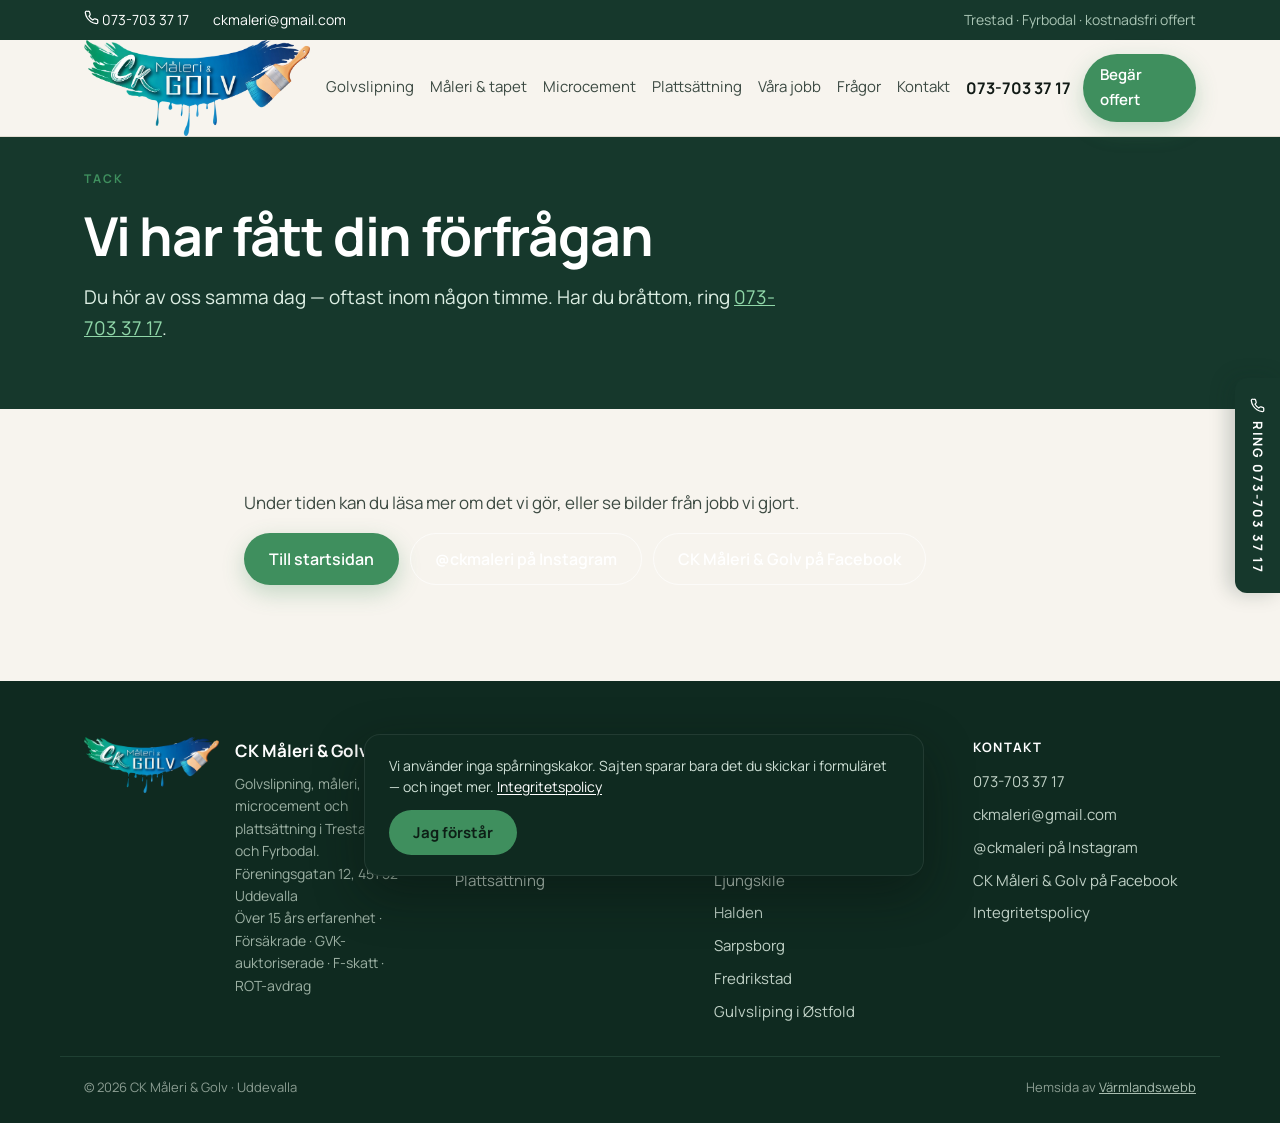
<file: tack.html>
<!DOCTYPE html>
<html lang="sv">
<head>
<meta charset="utf-8">
<meta name="viewport" content="width=device-width, initial-scale=1">
<title>Tack för din förfrågan | CK Måleri & Golv</title>
<meta name="description" content="Vi har tagit emot din förfrågan och hör av oss samma dag.">
<link rel="canonical" href="https://ckmaleri.se/tack.html">
<meta name="robots" content="noindex,follow">
<meta property="og:type" content="website">
<meta property="og:locale" content="sv_SE">
<meta property="og:site_name" content="CK Måleri & Golv">
<meta property="og:title" content="Tack för din förfrågan | CK Måleri & Golv">
<meta property="og:description" content="Vi har tagit emot din förfrågan och hör av oss samma dag.">
<meta property="og:url" content="https://ckmaleri.se/tack.html">
<meta property="og:image" content="https://ckmaleri.se/assets/img/og.jpg">
<meta name="twitter:card" content="summary_large_image">
<meta name="theme-color" content="#16382c">
<link rel="icon" href="favicon.svg" type="image/svg+xml">
<link rel="stylesheet" href="assets/styles.css?v=12">
<script type="application/ld+json">{"@context": "https://schema.org", "@type": "WebPage", "name": "Tack för din förfrågan | CK Måleri & Golv", "url": "https://ckmaleri.se/tack.html"}</script>
</head>
<body>
<a class="skip" href="#main">Hoppa till innehåll</a>
<div class="topbar">
  <div class="wrap">
    <a href="tel:+46737033717"><svg width="15" height="15" viewBox="0 0 24 24" fill="none" stroke="currentColor" stroke-width="2" stroke-linecap="round" aria-hidden="true"><path d="M22 16.9v3a2 2 0 0 1-2.2 2 19.8 19.8 0 0 1-8.6-3.1 19.5 19.5 0 0 1-6-6A19.8 19.8 0 0 1 2.1 4.2 2 2 0 0 1 4.1 2h3a2 2 0 0 1 2 1.7c.1 1 .4 1.9.7 2.8a2 2 0 0 1-.5 2.1L8.1 9.9a16 16 0 0 0 6 6l1.3-1.2a2 2 0 0 1 2.1-.5c.9.3 1.8.6 2.8.7a2 2 0 0 1 1.7 2Z"/></svg> 073-703 37 17</a>
    <a href="mailto:ckmaleri@gmail.com">ckmaleri@gmail.com</a>
    <span class="right">Trestad · Fyrbodal · kostnadsfri offert</span>
  </div>
</div>
<header class="site-header">
  <div class="wrap header-inner">
    <a class="brand" href="./"><img class="brand-logo" src="assets/img/logo.webp" alt="CK Måleri & Golv" width="1400" height="582"></a>
    <button class="nav-toggle" aria-expanded="false" aria-controls="nav">Meny</button>
    <nav class="nav" id="nav" aria-label="Huvudmeny"><a href="golvslipning.html">Golvslipning</a><a href="maleri-och-tapet.html">Måleri & tapet</a><a href="microcement.html">Microcement</a><a href="plattsattning.html">Plattsättning</a><a href="./#jobb">Våra jobb</a><a href="./#fragor">Frågor</a><a href="./#kontakt">Kontakt</a><div class="nav-cta"><a class="btn btn-primary" href="./#kontakt">Begär kostnadsfri offert <span class="arrow">→</span></a><a class="btn btn-outline nav-cta-call" href="tel:+46737033717">Ring 073-703 37 17</a></div></nav>
    <div class="header-cta">
      <a class="header-phone" href="tel:+46737033717">073-703 37 17</a>
      <a class="btn btn-primary" href="./#kontakt">Begär offert</a>
    </div>
  </div>
</header>
<a class="ring-tab" href="tel:+46737033717" aria-label="Ring 073-703 37 17"><svg width="15" height="15" viewBox="0 0 24 24" fill="none" stroke="currentColor" stroke-width="2" stroke-linecap="round" aria-hidden="true"><path d="M22 16.9v3a2 2 0 0 1-2.2 2 19.8 19.8 0 0 1-8.6-3.1 19.5 19.5 0 0 1-6-6A19.8 19.8 0 0 1 2.1 4.2 2 2 0 0 1 4.1 2h3a2 2 0 0 1 2 1.7c.1 1 .4 1.9.7 2.8a2 2 0 0 1-.5 2.1L8.1 9.9a16 16 0 0 0 6 6l1.3-1.2a2 2 0 0 1 2.1-.5c.9.3 1.8.6 2.8.7a2 2 0 0 1 1.7 2Z"/></svg> RING 073-703 37 17</a>

<main id="main">
<section class="page-head"><div class="wrap">
  <p class="eyebrow">Tack</p>
  <h1>Vi har fått din förfrågan</h1>
  <p class="lead">Du hör av oss samma dag — oftast inom någon timme. Har du bråttom, ring
    <a href="tel:+46737033717" style="color:#8fd6a8">073-703 37 17</a>.</p>
</div></section>
<section class="section"><div class="wrap narrow prose">
  <p>Under tiden kan du läsa mer om det vi gör, eller se bilder från jobb vi gjort.</p>
  <p><a class="btn btn-primary" href="./">Till startsidan</a>
     <a class="btn btn-outline" href="https://www.instagram.com/ckmaleri/" rel="noopener" style="margin-left:8px">@ckmaleri på Instagram</a>
     <a class="btn btn-outline" href="https://www.facebook.com/p/CK-M%C3%A5leri-Golv-100068038089752/" rel="noopener" style="margin-left:8px">CK Måleri &amp; Golv på Facebook</a></p>
</div></section>
</main>
<footer class="site-footer">
  <div class="wrap footer-grid">
    <div class="footer-brand">
      <img class="brand-logo footer-logo" src="assets/img/logo.webp" alt="CK Måleri & Golv" width="1400" height="582">
      <div>
        <strong>CK Måleri & Golv</strong>
        <p>Golvslipning, måleri, microcement och plattsättning i Trestad och Fyrbodal.<br>
        Föreningsgatan 12, 451 52 Uddevalla<br>
        Över 15 års erfarenhet · Försäkrade · GVK-auktoriserade · F-skatt · ROT-avdrag</p>
      </div>
    </div>
    <div class="footer-col">
      <strong>Tjänster</strong>
      <a href="golvslipning.html">Golvslipning</a>
      <a href="maleri-och-tapet.html">Måleri &amp; tapet</a>
      <a href="microcement.html">Microcement</a>
      <a href="plattsattning.html">Plattsättning</a>
    </div>
    <div class="footer-col">
      <strong>Områden</strong>
      <a href="./#omraden">Uddevalla</a>
      <a href="./#omraden">Trollhättan</a>
      <a href="./#omraden">Vänersborg</a>
      <a href="./#omraden">Ljungskile</a>
      <a href="halden.html">Halden</a>
      <a href="sarpsborg.html">Sarpsborg</a>
      <a href="fredrikstad.html">Fredrikstad</a>
      <a href="gulvsliping.html">Gulvsliping i Østfold</a>
    </div>
    <div class="footer-col">
      <strong>Kontakt</strong>
      <a href="tel:+46737033717">073-703 37 17</a>
      <a href="mailto:ckmaleri@gmail.com">ckmaleri@gmail.com</a>
      <a href="https://www.instagram.com/ckmaleri/" rel="noopener">@ckmaleri på Instagram</a>
      <a href="https://www.facebook.com/p/CK-M%C3%A5leri-Golv-100068038089752/" rel="noopener">CK Måleri &amp; Golv på Facebook</a>
      <a href="integritetspolicy.html">Integritetspolicy</a>
    </div>
  </div>
  <div class="wrap footer-bottom">
    <span>© <span id="ar">2026</span> CK Måleri & Golv · Uddevalla</span>
    <span>Hemsida av <a href="https://varmlandswebb.se" rel="noopener">Värmlandswebb</a></span>
  </div>
</footer>
<script src="assets/app.js?v=11" defer></script>
</body>
</html>
</file>
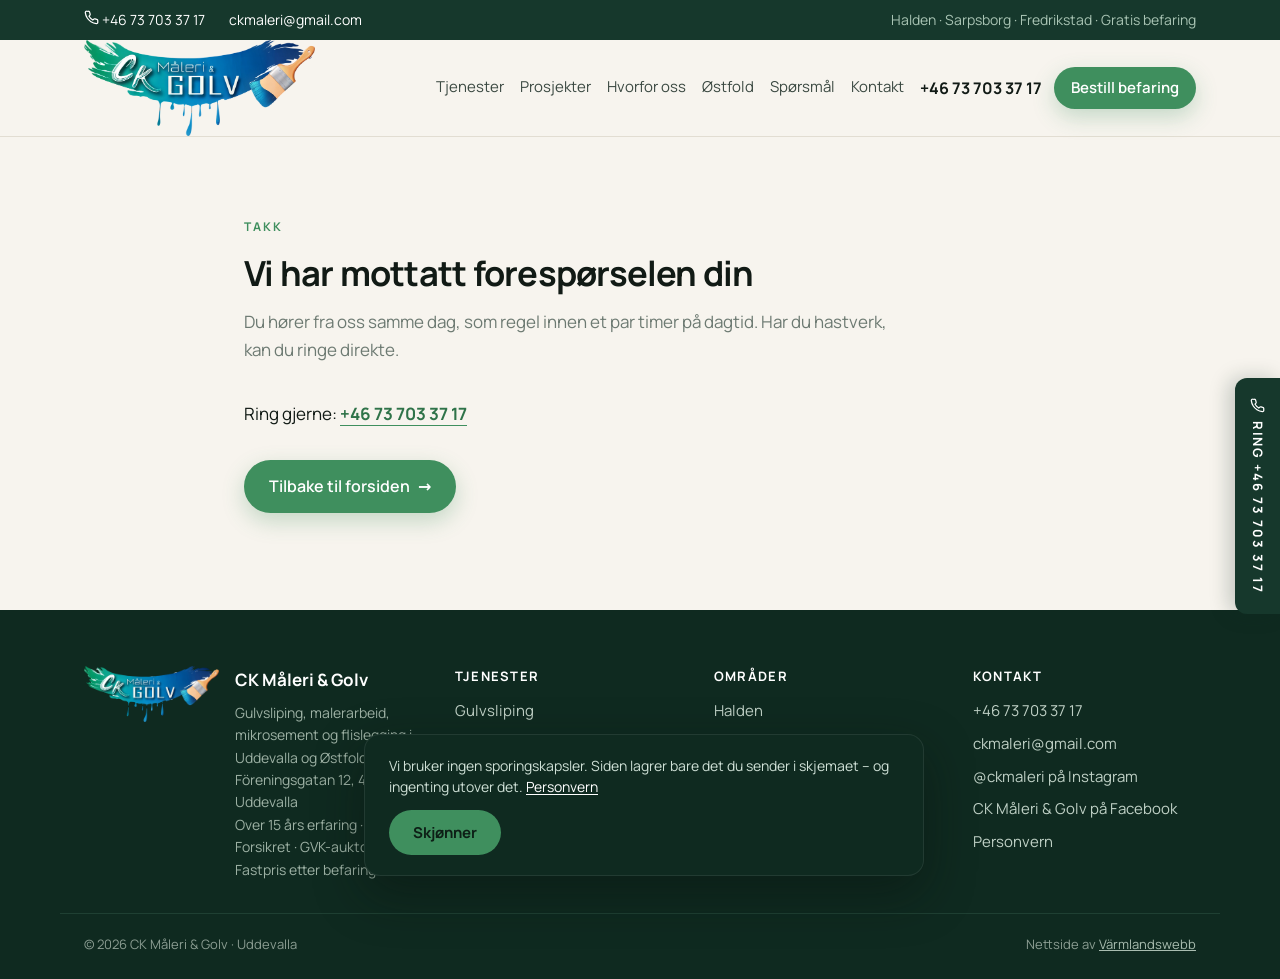
<file: takk.html>
<!DOCTYPE html>
<html lang="nb">
<head>
<meta charset="utf-8">
<meta name="viewport" content="width=device-width, initial-scale=1">
<title>Takk for forespørselen | CK Måleri &amp; Golv</title>
<meta name="robots" content="noindex,follow">
<link rel="canonical" href="https://ckmaleri.se/takk.html">
<meta name="theme-color" content="#16382c">
<link rel="icon" href="favicon.svg" type="image/svg+xml">
<link rel="stylesheet" href="assets/styles.css?v=12">
</head>
<body>
<a class="skip" href="#main">Hopp til innhold</a>
<div class="topbar">
  <div class="wrap">
    <a href="tel:+46737033717"><svg width="15" height="15" viewBox="0 0 24 24" fill="none" stroke="currentColor" stroke-width="2" stroke-linecap="round" aria-hidden="true"><path d="M22 16.9v3a2 2 0 0 1-2.2 2 19.8 19.8 0 0 1-8.6-3.1 19.5 19.5 0 0 1-6-6A19.8 19.8 0 0 1 2.1 4.2 2 2 0 0 1 4.1 2h3a2 2 0 0 1 2 1.7c.1 1 .4 1.9.7 2.8a2 2 0 0 1-.5 2.1L8.1 9.9a16 16 0 0 0 6 6l1.3-1.2a2 2 0 0 1 2.1-.5c.9.3 1.8.6 2.8.7a2 2 0 0 1 1.7 2Z"/></svg> +46 73 703 37 17</a>
    <a href="mailto:ckmaleri@gmail.com">ckmaleri@gmail.com</a>
    <span class="right">Halden · Sarpsborg · Fredrikstad · Gratis befaring</span>
  </div>
</div>
<header class="site-header">
  <div class="wrap header-inner">
    <a class="brand" href="./"><img class="brand-logo" src="assets/img/logo.webp" alt="CK Måleri &amp; Golv" width="1400" height="582"></a>
    <button class="nav-toggle" aria-expanded="false" aria-controls="nav">Meny</button>
    <nav class="nav" id="nav" aria-label="Hovedmeny"><a href="#tjenester">Tjenester</a><a href="#prosjekter">Prosjekter</a><a href="#hvorfor">Hvorfor oss</a><a href="#ostfold">Østfold</a><a href="#faq">Spørsmål</a><a href="#kontakt">Kontakt</a><div class="nav-cta"><a class="btn btn-primary" href="#kontakt">Bestill gratis befaring <span class="arrow">→</span></a><a class="btn btn-outline nav-cta-call" href="tel:+46737033717">Ring +46 73 703 37 17</a></div></nav>
    <div class="header-cta">
      <a class="header-phone" href="tel:+46737033717">+46 73 703 37 17</a>
      <a class="btn btn-primary" href="#kontakt">Bestill befaring</a>
    </div>
  </div>
</header>
<a class="ring-tab" href="tel:+46737033717" aria-label="Ring +46 73 703 37 17"><svg width="15" height="15" viewBox="0 0 24 24" fill="none" stroke="currentColor" stroke-width="2" stroke-linecap="round" aria-hidden="true"><path d="M22 16.9v3a2 2 0 0 1-2.2 2 19.8 19.8 0 0 1-8.6-3.1 19.5 19.5 0 0 1-6-6A19.8 19.8 0 0 1 2.1 4.2 2 2 0 0 1 4.1 2h3a2 2 0 0 1 2 1.7c.1 1 .4 1.9.7 2.8a2 2 0 0 1-.5 2.1L8.1 9.9a16 16 0 0 0 6 6l1.3-1.2a2 2 0 0 1 2.1-.5c.9.3 1.8.6 2.8.7a2 2 0 0 1 1.7 2Z"/></svg> RING +46 73 703 37 17</a>
<main id="main">
<section class="section">
  <div class="wrap narrow">
    <p class="eyebrow">Takk</p>
    <h2>Vi har mottatt forespørselen din</h2>
    <p class="section-lead">Du hører fra oss samme dag, som regel innen et par timer på dagtid. Har du
      hastverk, kan du ringe direkte.</p>
    <p class="contact-call">Ring gjerne:
      <a href="tel:+46737033717">+46 73 703 37 17</a></p>
    <p style="margin-top:32px"><a class="btn btn-primary" href="./">Tilbake til forsiden <span class="arrow">→</span></a></p>
  </div>
</section>
</main>
<footer class="site-footer">
  <div class="wrap footer-grid">
    <div class="footer-brand">
      <img class="brand-logo footer-logo" src="assets/img/logo.webp" alt="CK Måleri &amp; Golv" width="1400" height="582">
      <div>
        <strong>CK Måleri &amp; Golv</strong>
        <p>Gulvsliping, malerarbeid, mikrosement og flislegging i Uddevalla og Østfold.<br>
        Föreningsgatan 12, 451 52 Uddevalla<br>
        Over 15 års erfaring · Forsikret · GVK-auktorisert · Fastpris etter befaring</p>
      </div>
    </div>
    <div class="footer-col">
      <strong>Tjenester</strong>
      <a href="golvslipning.html">Gulvsliping</a>
      <a href="maleri-och-tapet.html">Malerarbeid &amp; tapet</a>
      <a href="microcement.html">Mikrosement</a>
      <a href="plattsattning.html">Flislegging</a>
    </div>
    <div class="footer-col">
      <strong>Områder</strong>
      <a href="halden.html">Halden</a>
      <a href="sarpsborg.html">Sarpsborg</a>
      <a href="fredrikstad.html">Fredrikstad</a>
      <a href="gulvsliping.html">Gulvsliping og pris</a>
      <a href="index.html">Uddevalla og Trestad</a>
    </div>
    <div class="footer-col">
      <strong>Kontakt</strong>
      <a href="tel:+46737033717">+46 73 703 37 17</a>
      <a href="mailto:ckmaleri@gmail.com">ckmaleri@gmail.com</a>
      <a href="https://www.instagram.com/ckmaleri/" rel="noopener">@ckmaleri på Instagram</a>
      <a href="https://www.facebook.com/p/CK-M%C3%A5leri-Golv-100068038089752/" rel="noopener">CK Måleri &amp; Golv på Facebook</a>
      <a href="integritetspolicy.html">Personvern</a>
    </div>
  </div>
  <div class="wrap footer-bottom">
    <span>© <span id="ar">2026</span> CK Måleri &amp; Golv · Uddevalla</span>
    <span>Nettside av <a href="https://varmlandswebb.se" rel="noopener">Värmlandswebb</a></span>
  </div>
</footer>
<script src="assets/app.js?v=11" defer></script>
</body>
</html>
</file>
<file: assets/styles.css>
/* Manrope (self-hosted, SIL Open Font License) */
@font-face{font-family:'Manrope';font-style:normal;font-weight:200 800;font-display:swap;src:url(fonts/manrope-1.woff2) format('woff2');unicode-range:U+0100-02BA, U+02BD-02C5, U+02C7-02CC, U+02CE-02D7, U+02DD-02FF, U+0304, U+0308, U+0329, U+1D00-1DBF, U+1E00-1E9F, U+1EF2-1EFF, U+2020, U+20A0-20AB, U+20AD-20C4, U+2113, U+2C60-2C7F, U+A720-A7FF}
@font-face{font-family:'Manrope';font-style:normal;font-weight:200 800;font-display:swap;src:url(fonts/manrope-2.woff2) format('woff2');unicode-range:U+0000-00FF, U+0131, U+0152-0153, U+02BB-02BC, U+02C6, U+02DA, U+02DC, U+0304, U+0308, U+0329, U+2000-206F, U+20AC, U+2122, U+2191, U+2193, U+2212, U+2215, U+FEFF, U+FFFD}

/* CK Måleri & Golv — mörkgrön profil, egen layout */
:root{
  --pine:#16382c;
  --pine-deep:#0f2a20;
  --accent:#3f8f5e;
  --accent-dark:#2f7349;
  --accent-soft:#e4f1e7;
  --paper:#f7f4ee;
  --paper-2:#efeae0;
  --card:#ffffff;
  --ink:#111a15;
  --ink-soft:#3c4a42;
  --muted:#6d7a72;
  --line:#e2ddd2;

  /* Radie-skala */
  --r-sm:8px;
  --r-md:12px;
  --r-lg:16px;
  --r-xl:24px;
  --r-full:999px;
  --radius:var(--r-lg);

  /* Spacing-skala (4px bas) */
  --sp-1:4px;
  --sp-2:8px;
  --sp-3:12px;
  --sp-4:16px;
  --sp-5:20px;
  --sp-6:24px;
  --sp-7:28px;
  --sp-8:32px;
  --sp-9:36px;
  --sp-10:40px;
  --sp-11:44px;
  --sp-12:48px;
  --sp-14:56px;
  --sp-16:64px;
  --sp-20:80px;
  --sp-24:96px;

  /* Typskala */
  --fs-xs:13px;
  --fs-sm:14px;
  --fs-md:15px;
  --fs-base:16px;
  --fs-lg:17px;
  --fs-xl:19px;
  --fs-2xl:22px;

  --max:1160px;
  --sans:'Manrope',ui-sans-serif,system-ui,-apple-system,"Segoe UI",sans-serif;
  --serif:'Manrope',ui-sans-serif,system-ui,sans-serif;
  --ease:cubic-bezier(.22,1,.36,1);
}
*{box-sizing:border-box}
html{scroll-behavior:smooth}
body{margin:0;background:var(--paper);color:var(--ink);font-family:var(--sans);
  font-size:var(--fs-lg);line-height:1.65;-webkit-font-smoothing:antialiased}
img,video{max-width:100%;display:block}
a{color:inherit}
.wrap{max-width:var(--max);margin:0 auto;padding:0 var(--sp-6);width:100%}
.wrap.narrow{max-width:840px}
.skip{position:absolute;left:-9999px}
.skip:focus{left:var(--sp-3);top:var(--sp-3);background:#fff;padding:var(--sp-3) var(--sp-4);z-index:99;border-radius:var(--r-sm)}
:focus-visible{outline:3px solid var(--accent);outline-offset:2px}

/* Rubriker */
h1,h2,h3,h4{letter-spacing:-.022em;line-height:1.14;margin:0 0 var(--sp-4);text-wrap:balance}
h1{font-size:clamp(2.1rem,4.3vw,3.35rem);font-weight:700}
h2{font-size:clamp(1.55rem,2.7vw,2.25rem);font-weight:700}
h3{font-size:1.12rem;font-weight:700;letter-spacing:-.01em}
p{text-wrap:pretty}
em{font-style:normal;font-family:inherit}
h1 em,h2 em,h3 em{font-weight:inherit;color:var(--accent);letter-spacing:0}
.hero h1 em{color:#8fd6a8}
.eyebrow{margin:0 0 var(--sp-4);font-size:12px;font-weight:700;letter-spacing:.16em;
  text-transform:uppercase;color:var(--accent)}
.hero .eyebrow{color:#8fd6a8}
.lead{font-size:var(--fs-xl);color:var(--ink-soft);max-width:58ch;margin:0 0 var(--sp-6)}
.hero .lead{color:#d3e2d8}
.section-lead{color:var(--muted);max-width:66ch;margin:0 0 var(--sp-9)}

/* Knappar */
.btn{display:inline-flex;align-items:center;justify-content:center;gap:var(--sp-2);
  padding:var(--sp-3) var(--sp-6);border-radius:var(--r-full);font-weight:600;font-size:var(--fs-base);text-decoration:none;
  border:1.5px solid transparent;transition:background .3s var(--ease),border-color .3s var(--ease),color .3s var(--ease),transform .3s var(--ease);cursor:pointer;font-family:var(--sans)}
.btn:active{transform:scale(.98)}
.btn-primary{background:var(--accent);color:#fff;box-shadow:0 8px 22px rgba(63,143,94,.28)}
.btn-primary:hover{background:var(--accent-dark)}
.btn-outline{border-color:var(--ink);color:var(--ink)}
.btn-outline:hover{background:var(--ink);color:#fff}
.btn-light{border-color:rgba(255,255,255,.35);color:#fff}
.btn-light:hover{background:#fff;color:var(--pine)}
.arrow{transition:transform .5s var(--ease)}
.btn:hover .arrow{transform:translateX(4px)}

/* Header */
.topbar{background:var(--pine);color:#cfe3d6;font-size:var(--fs-sm)}
.topbar .wrap{display:flex;gap:var(--sp-6);align-items:center;min-height:40px;flex-wrap:wrap}
.topbar a{text-decoration:none;color:#fff}
.topbar span.right{margin-left:auto;color:#a9c4b4}
.site-header{position:sticky;top:0;z-index:60;background:rgba(247,244,238,.94);
  backdrop-filter:blur(10px);border-bottom:1px solid var(--line)}
.header-inner{display:flex;align-items:center;gap:var(--sp-4);min-height:96px}
.brand{display:flex;align-items:center;gap:var(--sp-3);text-decoration:none}
.brand-logo{display:block;height:96px;width:auto;flex:0 0 auto}
.brand-mark{width:44px;height:44px;flex:0 0 44px;border-radius:var(--r-md);background:var(--pine);
  color:#fff;display:grid;place-items:center;font-weight:700;font-size:var(--fs-md);letter-spacing:.02em}
.brand-text{display:flex;flex-direction:column;line-height:1.15;font-weight:700;font-size:var(--fs-lg)}
.brand-text small{font-weight:600;font-size:12px;color:var(--muted);
  letter-spacing:.09em;text-transform:uppercase}
.nav{margin-left:auto;display:flex;gap:var(--sp-4);font-size:var(--fs-md);align-items:center}
.nav a{text-decoration:none;color:var(--ink-soft);padding:var(--sp-2) 0;border-bottom:2px solid transparent;white-space:nowrap}
.nav a:hover,.nav a[aria-current]{color:var(--ink);border-bottom-color:var(--accent)}
.nav-cta{display:none}
.header-cta{display:flex;align-items:center;gap:var(--sp-3)}
.header-phone{font-weight:700;text-decoration:none;white-space:nowrap;font-size:var(--fs-base)}
.header-cta .btn{padding:var(--sp-2) var(--sp-4);font-size:var(--fs-md)}

/* Lodrät ringflik */
.ring-tab{position:fixed;right:0;top:42%;z-index:55;background:var(--pine);color:#fff;
  writing-mode:vertical-rl;text-orientation:mixed;padding:var(--sp-5) var(--sp-3);border-radius:var(--r-md) 0 0 var(--r-md);
  font-weight:700;letter-spacing:.13em;font-size:var(--fs-xs);text-decoration:none;
  display:flex;align-items:center;gap:var(--sp-2);box-shadow:-6px 0 20px rgba(15,42,32,.22)}
.ring-tab:hover{background:var(--accent)}
.ring-tab svg{flex:0 0 auto}

/* Hero — full bleed */
.hero{position:relative;background:var(--pine-deep);color:#fff;overflow:hidden;
  min-height:min(88vh,800px);display:flex;flex-direction:column;justify-content:center;
  align-items:stretch;padding:0 0 var(--sp-24)}
.hero-bg{position:absolute;inset:0;z-index:0}
.hero-bg video,.hero-bg img{width:100%;height:100%;object-fit:cover;display:block}
.hero-overlay{position:absolute;inset:0;z-index:1;
  background:
    linear-gradient(100deg,rgba(8,26,20,.94) 0%,rgba(8,26,20,.8) 45%,
                    rgba(8,26,20,.45) 75%,rgba(8,26,20,.2) 100%),
    linear-gradient(to top,rgba(8,26,20,.62),rgba(8,26,20,.08) 50%)}
.hero-inner{position:relative;z-index:2;display:flex;justify-content:flex-start;width:100%}
.hero-copy{max-width:820px;padding-right:var(--sp-6)}
.hero-eyebrow{color:#b9d6c4}
.hero h1{color:#fff;margin:var(--sp-2) 0 var(--sp-1);font-size:clamp(2.9rem,6.2vw,5.1rem);
  line-height:1.02;letter-spacing:-.02em;font-weight:700;text-shadow:0 2px 30px rgba(0,0,0,.45)}
/* Stadssidor: stor tjänsterubrik + mindre ortsrad under */
.hero-title-sub{display:block;font-size:.5em;font-weight:500;letter-spacing:.005em;
  line-height:1.24;margin-top:.14em;color:#dbe9e0}
.hero-title{font-weight:600}
.hero-sub{color:#eaf3ec;font-size:clamp(1.05rem,2vw,1.35rem);font-weight:600;
  letter-spacing:.02em;margin:0 0 var(--sp-5);max-width:600px;white-space:nowrap}
.hero-tag{color:#fff;font-size:clamp(1.25rem,2.5vw,1.7rem);font-weight:500;
  line-height:1.4;margin:0 0 var(--sp-8);max-width:600px}
.hero-cta{display:flex;gap:var(--sp-4);flex-wrap:wrap}
.hero-cta .btn{font-size:var(--fs-lg);padding:var(--sp-4) var(--sp-6)}
.hero-trust{margin:var(--sp-6) 0 0;font-size:var(--fs-base);color:#d9e8de;display:flex;align-items:center;gap:var(--sp-2);flex-wrap:wrap}
.hero-trust b{color:#fff;font-weight:700}
.btn-outline{background:transparent;color:#fff;border:1.5px solid rgba(255,255,255,.65);
  display:inline-flex;align-items:center;gap:var(--sp-2);transition:background .3s var(--ease),border-color .3s var(--ease)}
.btn-outline:hover{background:rgba(255,255,255,.14);border-color:#fff}

/* Logotypen som skylt i toppen */
.sr-only{position:absolute;width:1px;height:1px;padding:0;margin:-1px;overflow:hidden;
  clip:rect(0 0 0 0);white-space:nowrap;border:0}
.hero-signbar{position:relative;z-index:3;background:#fff;padding:var(--sp-4) 0;box-shadow:0 12px 32px rgba(0,0,0,.22)}
.hero-signbar .wrap{display:flex;align-items:center}
.hero-logo{display:block;width:min(330px,58vw);height:auto}
.hero-services{list-style:none;padding:0;margin:0 0 var(--sp-7);display:flex;flex-wrap:wrap;gap:var(--sp-2)}
.hero-services a{display:inline-block;padding:var(--sp-2) var(--sp-4);border-radius:var(--r-full);text-decoration:none;
  font-size:var(--fs-md);color:#eaf3ec;background:rgba(255,255,255,.09);
  border:1px solid rgba(255,255,255,.32);transition:background .3s var(--ease),border-color .3s var(--ease)}
.hero-services a:hover{background:rgba(255,255,255,.18);border-color:rgba(255,255,255,.62)}
.hero-card{justify-self:end;align-self:end;background:rgba(255,255,255,.97);color:var(--ink);
  border-radius:var(--r-lg);padding:var(--sp-6);max-width:320px;box-shadow:0 18px 44px rgba(0,0,0,.34)}
.hero-card strong{display:block;font-size:var(--fs-lg);margin-bottom:var(--sp-2)}
.hero-card span{display:block;font-size:var(--fs-md);color:var(--muted);line-height:1.55}
.hero-card .btn{width:100%;margin-top:var(--sp-4);padding:var(--sp-3) var(--sp-4);font-size:var(--fs-base)}
.hero-card-link{display:block;text-align:center;margin-top:var(--sp-3);font-size:var(--fs-sm);
  color:var(--accent-dark);text-decoration:none;border-bottom:1.5px solid transparent}
.hero-card-link:hover{border-bottom-color:var(--accent)}

/* Trustrad */
.trustbar{background:var(--pine-deep);color:#a9c4b4;font-size:var(--fs-md)}
.trustbar .wrap{display:flex;gap:var(--sp-4) var(--sp-8);flex-wrap:wrap;padding:var(--sp-4) var(--sp-6)}
.trustbar div{display:flex;align-items:center;gap:var(--sp-2)}
.trustbar b{color:#fff;font-weight:600}

/* Sektioner */
.section{padding:var(--sp-20) 0}
.section-alt{background:var(--paper-2)}
.section-pine{background:var(--pine);color:#fff}
.section-pine h2,.section-pine h2 em{color:#fff}
.section-pine .lead,.section-pine .section-lead{color:#cfe3d6}
.section-pine .eyebrow{color:#8fd6a8}
.section-pine .facts dt{color:#fff}
.section-pine .facts dd{color:#b9cdbf}
.section-pine .facts div{border-bottom-color:rgba(255,255,255,.14)}

/* Tjänstekort */
.svc-grid{display:grid;grid-template-columns:repeat(auto-fit,minmax(240px,1fr));gap:var(--sp-5)}
.svc{background:var(--card);border:1px solid var(--line);border-radius:var(--radius);
  overflow:hidden;display:flex;flex-direction:column;text-decoration:none;color:inherit;
  transition:transform .5s var(--ease),box-shadow .5s var(--ease)}
.svc:hover{transform:translateY(-3px);box-shadow:0 20px 44px rgba(17,26,21,.12)}
/* tjänstekort: kvadratisk ram, jämna kort. Fotona beskärs så lite som möjligt */
.svc img{aspect-ratio:1/1;object-fit:cover;width:100%}
.svc-body{padding:var(--sp-6) var(--sp-5);display:flex;flex-direction:column;flex:1}
.svc-body p{font-size:var(--fs-md);color:var(--ink-soft);margin:0 0 var(--sp-4)}
.svc ul{list-style:none;margin:0 0 var(--sp-5);padding:var(--sp-4) 0 0;border-top:1px solid var(--line)}
.svc li{font-size:var(--fs-sm);color:var(--muted);position:relative;padding-left:var(--sp-5);margin-bottom:var(--sp-1)}
.svc li::before{content:"";position:absolute;left:0;top:.62em;width:10px;height:6px;
  border-left:2px solid var(--accent);border-bottom:2px solid var(--accent);transform:rotate(-45deg)}
.svc-more{margin-top:auto;font-weight:700;font-size:var(--fs-md);color:var(--accent-dark);
  display:inline-flex;align-items:center;gap:var(--sp-2)}

/* Stadssidor (Norge): gulvsliping er hovedsaken — ett stort kort + mindre sekundære */
.svc-grid.svc-grid--floor{grid-template-columns:repeat(3,1fr)}
.svc.svc-feature{grid-column:1/-1;display:grid;grid-template-columns:1.05fr 1fr;align-items:stretch}
.svc.svc-feature img{aspect-ratio:auto;width:100%;height:100%;min-height:340px;max-height:470px;object-fit:cover}
.svc.svc-feature .svc-body{padding:var(--sp-8) var(--sp-7);justify-content:center}
.svc.svc-feature h3{font-size:1.6rem}
.svc.svc-feature p{font-size:var(--fs-base)}
.svc.svc--mini img{aspect-ratio:1/1;height:auto}
.svc.svc--mini h3{font-size:1rem}
.svc.svc--mini p{font-size:var(--fs-sm)}
@media (max-width:900px){
  .svc.svc-feature{grid-template-columns:1fr}
  .svc.svc-feature img{aspect-ratio:16/10;height:auto;min-height:0;max-height:none}
  .svc.svc-feature .svc-body{padding:var(--sp-6) var(--sp-5)}
}
@media (max-width:800px){.svc-grid.svc-grid--floor{grid-template-columns:1fr}}

/* Galleri */
.gallery{display:grid;grid-template-columns:repeat(3,1fr);gap:var(--sp-4)}
figure.fig{margin:0;background:var(--card);border:1px solid var(--line);
  border-radius:var(--radius);overflow:hidden}
figure.fig img{aspect-ratio:3/4;object-fit:cover;width:100%;height:auto;display:block}
figure.fig figcaption{padding:var(--sp-3) var(--sp-4);font-size:var(--fs-sm);color:var(--muted)}
figure.fig figcaption b{color:var(--ink);font-weight:650}
.jobs-cta{margin-top:var(--sp-7);font-size:var(--fs-lg)}
.jobs-cta a{color:var(--accent-dark);font-weight:700;text-decoration:none;
  border-bottom:1.5px solid var(--accent)}
.jobs-cta a:hover{border-bottom-color:var(--accent-dark)}

/* Steg */
.steps{list-style:none;margin:0;padding:0;display:grid;grid-template-columns:repeat(3,1fr);gap:var(--sp-5)}
.steps li{background:var(--card);border:1px solid var(--line);border-radius:var(--radius);padding:var(--sp-7) var(--sp-6)}
.step-num{width:40px;height:40px;border-radius:var(--r-md);background:var(--accent-soft);color:var(--accent-dark);
  display:grid;place-items:center;font-weight:700;margin-bottom:var(--sp-4);font-size:var(--fs-base)}
.steps p{font-size:var(--fs-md);color:var(--ink-soft);margin:0}

/* Tagline — stor mening som egens moment, ord tänds ett och ett vid scroll */
.tagline{padding:var(--sp-20) 0}
.tagline .tagline-text{font-size:clamp(1.6rem,3.3vw,2.5rem);font-weight:600;line-height:1.28;
  letter-spacing:-.02em;color:#fff;max-width:680px;margin:0;text-wrap:balance}
.tagline .word{color:rgba(255,255,255,.26);transition:color .5s var(--ease)}
.tagline .word.on{color:#fff}
@media (prefers-reduced-motion:reduce){.tagline .word{transition:none;color:#fff}}

/* Omdömen */
.reviews{display:grid;grid-template-columns:repeat(3,1fr);gap:var(--sp-5)}
.review{background:var(--card);border:1px solid var(--line);border-radius:var(--radius);padding:var(--sp-6)}
.review p{font-size:var(--fs-md);color:var(--ink-soft);margin:0 0 var(--sp-4)}
.review .who{display:flex;align-items:center;gap:var(--sp-3)}
.avatar{width:40px;height:40px;border-radius:var(--r-md);display:grid;place-items:center;
  color:#fff;font-weight:700;flex:0 0 40px}
.review .who b{display:block;font-size:var(--fs-md)}
.review .who small{color:var(--muted);font-size:var(--fs-xs)}
.reviews-note{font-size:var(--fs-sm);color:var(--muted);margin-top:var(--sp-4)}
.reviews-note a{color:var(--accent-dark)}
.stars{color:#d99b2b;letter-spacing:2px;font-size:var(--fs-md);margin:0 0 var(--sp-2)!important}

/* Områden */
.areas{list-style:none;padding:0;margin:0;display:flex;flex-wrap:wrap;gap:var(--sp-1) var(--sp-6)}
.areas li{font-size:var(--fs-base);color:var(--muted);font-weight:500}
.areas li:not(:last-child)::after{content:"·";margin-left:var(--sp-6);color:var(--line)}

/* Områden: Sverige / Norge sida vid sida */
.areas-split{display:grid;grid-template-columns:1.15fr 1fr;gap:var(--sp-10);margin-top:var(--sp-6)}
.areas-split h3{font-size:var(--fs-base);font-weight:700;letter-spacing:.01em;margin:0 0 var(--sp-4);color:var(--ink)}
.areas-split .areas{margin:0}
.areas a{color:var(--accent-dark);text-decoration:none;border-bottom:1.5px solid rgba(63,143,94,.35)}
.areas a:hover{border-bottom-color:var(--accent)}
.section-lead a{color:var(--accent-dark);font-weight:600;text-decoration:none;
  border-bottom:1.5px solid rgba(63,143,94,.35)}
.section-lead a:hover{border-bottom-color:var(--accent)}
@media (max-width:760px){.areas-split{grid-template-columns:1fr;gap:var(--sp-6)}}

/* Fakta */
.facts{display:grid;grid-template-columns:1fr 1fr;gap:var(--sp-5) var(--sp-8);margin:0}
.facts div{border-left:3px solid var(--accent);padding-left:var(--sp-4)}
.facts dt{font-weight:700;font-size:var(--fs-base);margin-bottom:var(--sp-1)}
.facts dd{margin:0;font-size:var(--fs-md);color:var(--muted)}
.two-col{display:grid;grid-template-columns:.85fr 1.15fr;gap:var(--sp-14);align-items:start}

/* FAQ */
details{background:var(--card);border:1px solid var(--line);border-radius:var(--r-md);padding:var(--sp-4) var(--sp-5);margin-bottom:var(--sp-2)}
details summary{cursor:pointer;font-weight:650;font-size:var(--fs-lg);list-style:none;
  display:flex;justify-content:space-between;gap:var(--sp-4);align-items:flex-start}
details summary::-webkit-details-marker{display:none}
details summary::after{content:"+";color:var(--accent);font-weight:700;font-size:var(--fs-2xl);line-height:1}
details[open] summary::after{content:"–"}
details p{margin:var(--sp-3) 0 0;font-size:var(--fs-md);color:var(--ink-soft);max-width:72ch}
details a{color:var(--accent-dark)}

/* Kontakt */
.contact-grid{display:grid;grid-template-columns:1fr 1fr;gap:var(--sp-14);align-items:start}
.contact-list{list-style:none;padding:0;margin:0}
.contact-list li{display:flex;gap:var(--sp-4);padding:var(--sp-3) 0;border-bottom:1px solid var(--line);font-size:var(--fs-base)}
.contact-list span{min-width:92px;color:var(--muted);font-size:var(--fs-xs);letter-spacing:.07em;
  text-transform:uppercase;padding-top:var(--sp-1)}
.contact-list a{text-decoration:none;font-weight:600;border-bottom:1.5px solid var(--accent)}
.contact-call{margin:var(--sp-4) 0 0;font-size:var(--fs-lg)}
.contact-call a{color:var(--accent-dark);font-weight:700;text-decoration:none;
  border-bottom:1.5px solid var(--accent);white-space:nowrap}
.contact-call a:hover{border-bottom-color:var(--accent-dark)}
.form-card{background:var(--card);border:1px solid var(--line);border-radius:var(--radius);padding:var(--sp-7) var(--sp-6)}
.form-card h3{font-size:1.3rem;margin-bottom:var(--sp-5)}
.form-card label{display:block;margin-bottom:var(--sp-4);font-size:var(--fs-sm);font-weight:600;color:var(--ink-soft)}
.form-card input,.form-card select,.form-card textarea{width:100%;margin-top:var(--sp-2);padding:var(--sp-3) var(--sp-4);
  border:1.5px solid var(--line);border-radius:var(--r-md);font-family:var(--sans);font-size:var(--fs-base);
  background:var(--paper);color:var(--ink);font-weight:400}
.form-card input:focus,.form-card select:focus,.form-card textarea:focus{
  outline:3px solid var(--accent);outline-offset:1px;border-color:var(--accent);background:#fff}
.form-card textarea{resize:vertical}
.form-card .btn{width:100%;margin-top:var(--sp-1)}
.form-note{font-size:var(--fs-xs);color:var(--muted);margin:var(--sp-4) 0 0;line-height:1.55}

/* CTA-band */
.cta-band{background:var(--pine);color:#fff;border-radius:var(--radius);padding:var(--sp-11) var(--sp-10);
  display:flex;gap:var(--sp-8);align-items:center;justify-content:space-between;flex-wrap:wrap}
.cta-band h2{margin:0;color:#fff}

/* Brödsmulor */
.crumbs{font-size:var(--fs-sm);color:var(--muted);padding:var(--sp-5) 0 0}
.crumbs a{text-decoration:none;color:var(--muted)}
.crumbs a:hover{color:var(--accent-dark)}
.crumbs span{margin:0 var(--sp-2);opacity:.5}

/* Sidhuvud för undersidor */
.page-head{position:relative;overflow:hidden;background:var(--pine);color:#fff;padding:var(--sp-8) 0 var(--sp-16)}
.page-head-bg{position:absolute;inset:0;z-index:0}
.page-head-bg img{width:100%;height:100%;object-fit:cover;display:block}
.page-head-overlay{position:absolute;inset:0;z-index:1;
  background:linear-gradient(104deg,rgba(9,26,19,.94) 0%,rgba(9,26,19,.80) 46%,rgba(9,26,19,.40) 100%)}
.page-head .wrap{position:relative;z-index:2}
.page-head h1{color:#fff;max-width:20ch}
.page-head .lead{color:#dceee3;margin-bottom:0;max-width:58ch}
.page-head-cta{display:flex;gap:var(--sp-3);flex-wrap:wrap;margin-top:var(--sp-6)}
.content-photo{margin:var(--sp-9) auto 0;max-width:660px}
.content-photo img{width:100%;height:auto;display:block;border-radius:var(--radius);
  border:1px solid var(--line);box-shadow:0 16px 36px rgba(17,26,21,.10)}

/* Innehållslistor */
.prose ul.checks{list-style:none;padding:0;margin:0 0 var(--sp-6)}
.prose ul.checks li{position:relative;padding-left:var(--sp-7);margin-bottom:var(--sp-2);color:var(--ink-soft)}
.prose ul.checks li::before{content:"";position:absolute;left:0;top:.52em;width:12px;height:7px;
  border-left:2.5px solid var(--accent);border-bottom:2.5px solid var(--accent);transform:rotate(-45deg)}
.prose p{margin:0 0 var(--sp-4);color:var(--ink-soft)}
.prose h2{margin-top:var(--sp-11)}
.price-box{background:var(--accent-soft);border-radius:var(--radius);padding:var(--sp-6);margin:0 0 var(--sp-8)}
.price-box p{margin:0;color:var(--ink-soft);font-size:var(--fs-base)}
.price-box .price-cta{margin-top:var(--sp-4)}
.price-cta a{color:var(--accent-dark);font-weight:700;text-decoration:none;
  border-bottom:1.5px solid var(--accent);font-size:var(--fs-base)}
.price-cta a:hover{border-bottom-color:var(--accent-dark)}

/* Footer */
.site-footer{background:var(--pine-deep);color:#d6e3da;padding:var(--sp-14) 0 var(--sp-6);font-size:var(--fs-md)}
.footer-grid{display:grid;grid-template-columns:1.5fr 1fr 1fr 1fr;gap:var(--sp-9);padding-bottom:var(--sp-8)}
.footer-brand{display:flex;gap:var(--sp-4)}
.footer-brand .brand-logo{height:56px;width:auto}
.footer-brand .brand-mark{background:var(--accent)}
.footer-brand strong{color:#fff;font-size:var(--fs-lg)}
.footer-brand p{color:#9db1a4;font-size:var(--fs-sm);margin:var(--sp-2) 0 0;line-height:1.6}
.footer-col{display:flex;flex-direction:column;gap:var(--sp-2)}
.footer-col strong{color:#fff;font-size:var(--fs-xs);letter-spacing:.1em;text-transform:uppercase;margin-bottom:var(--sp-1)}
.footer-col a{color:#bfd0c5;text-decoration:none;font-size:var(--fs-md)}
.footer-col a:hover{color:#fff}
.footer-bottom{border-top:1px solid #1f4033;padding-top:var(--sp-5);display:flex;justify-content:space-between;
  gap:var(--sp-4);flex-wrap:wrap;font-size:var(--fs-xs);color:#8b9d92}
.footer-bottom a{color:#a9bdb0}

/* Mobilmeny */
.nav-toggle{display:none;margin-left:auto;background:none;border:none;
  padding:var(--sp-2) var(--sp-3);font-size:var(--fs-md);font-weight:700;cursor:pointer;font-family:var(--sans);
  color:var(--ink)}

@media (max-width:1080px){
  .svc-grid{grid-template-columns:1fr 1fr}
  .footer-grid{grid-template-columns:1fr 1fr}
}
@media (max-width:900px){
  .two-col,.contact-grid{grid-template-columns:1fr;gap:var(--sp-9)}
  .hero{min-height:auto;padding:0 0 var(--sp-20)}
  .hero-inner{grid-template-columns:1fr;gap:var(--sp-6);align-items:start}
  .hero-card{justify-self:start;max-width:340px}
  .steps,.reviews,.gallery{grid-template-columns:1fr 1fr}
  .ring-tab{display:none}
  .header-cta .btn{display:none}
  .site-header.is-scrolled .header-cta .btn{display:inline-flex}
}
@media (max-width:1220px){
  .header-phone{display:none}
}
@media (max-width:1080px){
  .nav{gap:var(--sp-3);font-size:var(--fs-sm)}
  .header-cta .btn{padding:var(--sp-2) var(--sp-4);font-size:var(--fs-sm)}
}
@media (max-width:1000px){
  .nav-toggle{display:block}
  .nav{display:none;position:fixed;top:0;left:0;right:0;bottom:0;z-index:90;background:var(--paper);
    flex-direction:column;gap:0;padding:92px var(--sp-6) var(--sp-8);overflow-y:auto;
    font-size:var(--fs-lg);box-shadow:none;border-bottom:none;min-height:100dvh;min-height:100vh}
  .nav.open{display:flex}
  .nav a{padding:var(--sp-3) 0;border-bottom:1px solid var(--line);width:100%;font-size:var(--fs-lg)}
  .nav-cta{margin-top:auto;display:grid;gap:var(--sp-2);padding-top:var(--sp-6);width:100%}
  .nav-cta .btn{width:100%;max-width:none;justify-content:center;font-size:var(--fs-lg);
    padding:var(--sp-4) var(--sp-4);border-radius:var(--r-md);box-sizing:border-box}
  .nav-cta-call{color:var(--ink);border-color:rgba(20,50,38,.4)}
  .nav-cta-call:hover{background:rgba(20,50,38,.06)}
  .nav-toggle{position:relative;z-index:95}
  body.menu-open{overflow:hidden}
}
@media (max-width:620px){
  body{font-size:var(--fs-base)}
  .section{padding:var(--sp-14) 0}
  .hero{padding:0 0 var(--sp-16);min-height:62vh}
  .hero-bg video,.hero-bg img{object-position:70% center}
  .svc-grid,.steps,.reviews,.facts,.footer-grid{grid-template-columns:1fr}
  .gallery{display:flex;gap:var(--sp-3);overflow-x:auto;scroll-snap-type:x mandatory;
    -webkit-overflow-scrolling:touch;scrollbar-width:none;margin:0 calc(var(--sp-6) * -1);padding:var(--sp-1) var(--sp-6) var(--sp-3)}
  .gallery::-webkit-scrollbar{display:none}
  .gallery .fig{flex:0 0 62%;scroll-snap-align:start}
  .gallery .fig img{aspect-ratio:3/4;height:auto}
  .gallery .fig figcaption{padding:var(--sp-3) var(--sp-4);font-size:var(--fs-xs)}
  .hero-list{grid-template-columns:1fr}
  .cta-band{padding:var(--sp-8) var(--sp-6)}
  .topbar{display:none}
  .topbar .wrap{min-height:32px;gap:var(--sp-4);font-size:var(--fs-xs)}
  .topbar a svg{width:13px;height:13px}
  .header-inner{min-height:60px;gap:var(--sp-2)}
  .brand-logo{height:56px}
  .nav-toggle{padding:var(--sp-2) var(--sp-3);font-size:var(--fs-sm)}
  .header-cta{gap:var(--sp-2)}
  .header-cta .btn{padding:var(--sp-2) var(--sp-3);font-size:var(--fs-xs)}
  .hero h1{font-size:clamp(2.6rem,13vw,3.6rem)}
  .hero-title-sub{font-size:.52em}
  .hero-tag{font-size:clamp(1.1rem,4.6vw,1.4rem);margin-bottom:var(--sp-6)}
  .hero-cta{gap:var(--sp-3)}
  .hero-cta .btn{width:100%;justify-content:center;font-size:var(--fs-lg);padding:var(--sp-4) var(--sp-4)}
  .hero-trust{margin-top:var(--sp-4);font-size:var(--fs-md);justify-content:center}
}

/* Scroll-reveal — app.js lägger .reveal på sektioner under folden */
.reveal{opacity:0;transform:translateY(32px);transition:opacity .7s var(--ease),transform .7s var(--ease)}
.reveal.in{opacity:1;transform:none}

/* Formulär: inline fel + laddningsläge */
.field-error{margin:var(--sp-2) 0 0;font-size:var(--fs-xs);color:#b3261e;font-weight:600}
.form-card input[aria-invalid="true"],.form-card select[aria-invalid="true"],.form-card textarea[aria-invalid="true"]{border-color:#b3261e}
.form-card .btn[disabled]{opacity:.7;cursor:default;transform:none}

/* Rörelse: respektera användarens systeminställning */
@media (prefers-reduced-motion:reduce){
  *,*::before,*::after{animation-duration:.01ms!important;animation-iteration-count:1!important;transition-duration:.01ms!important;scroll-behavior:auto!important}
  .reveal{opacity:1!important;transform:none!important}
}

/* GDPR/cookieinfo — diskret bottenrad, matchar profilen */
#cookie-notice{position:fixed;left:var(--sp-4);right:var(--sp-4);bottom:var(--sp-4);z-index:120;max-width:560px;margin-inline:auto;background:var(--pine-deep);color:#f2f6f3;border:1px solid rgba(255,255,255,.08);border-radius:var(--r-lg);padding:var(--sp-5) var(--sp-6);box-shadow:0 18px 50px rgba(8,18,13,.45);display:flex;flex-direction:column;gap:var(--sp-4)}
#cookie-notice p{margin:0;font-size:var(--fs-sm);line-height:1.55;color:#cfe0d6}
#cookie-notice p a{color:#fff;text-decoration:underline;text-underline-offset:2px}
#cookie-notice .cn-actions{display:flex;gap:var(--sp-3);flex-wrap:wrap;align-items:center}
#cookie-notice .cn-ok{border:none;background:var(--accent);color:#0d1f16;font-weight:700;padding:var(--sp-3) var(--sp-6);border-radius:var(--r-full);cursor:pointer;font-family:inherit;font-size:var(--fs-md)}
#cookie-notice .cn-ok:hover{background:#4da372}
#cookie-notice.cn-hidden{display:none}
@media (min-width:640px){#cookie-notice{left:var(--sp-6);bottom:var(--sp-6)}}
</file>
